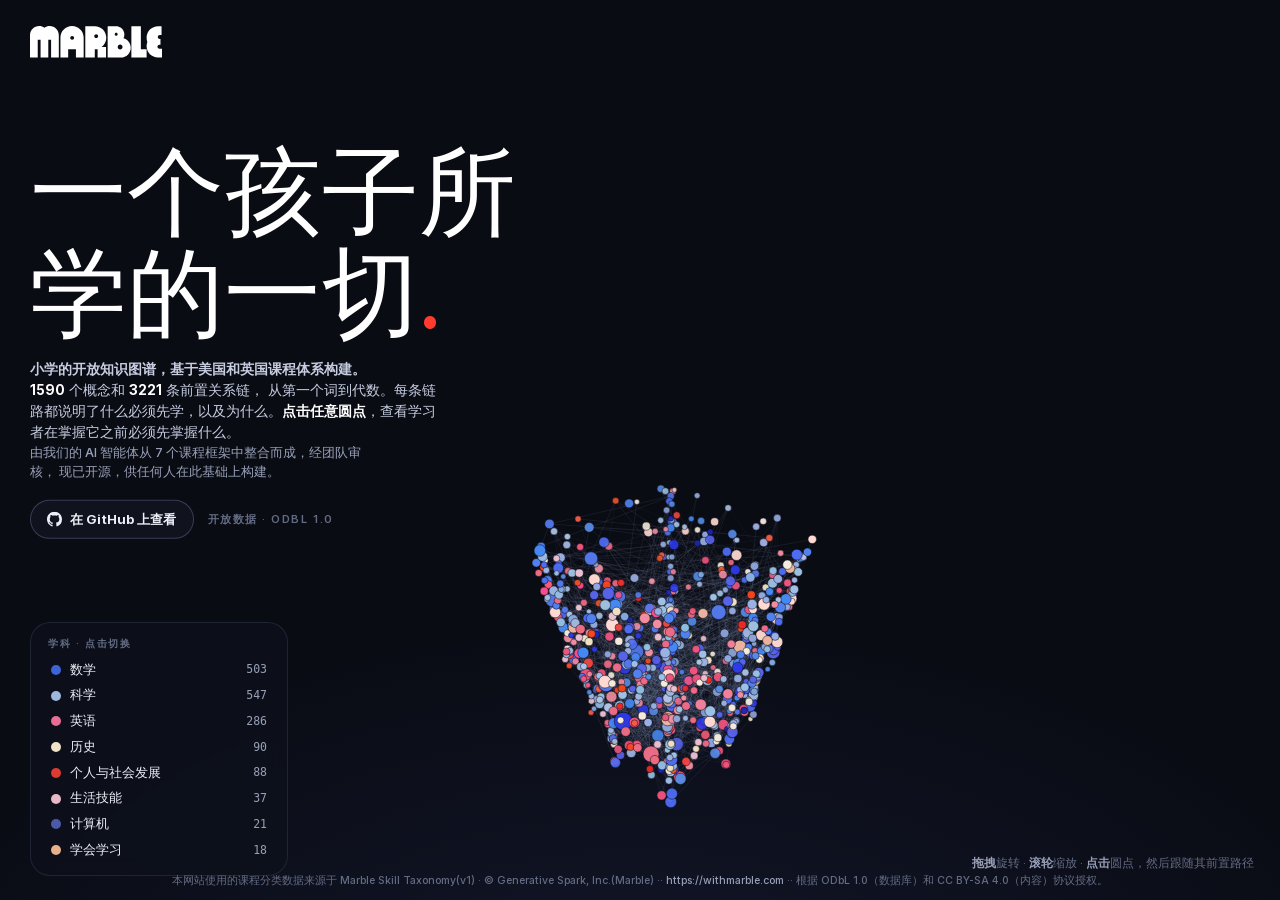
<file: index.html>
<!DOCTYPE html><html lang="zh-CN" class="eb_garamond_a97ce82e-module__6_otvq__variable inter_c53bc510-module__k30h8a__variable merel_b912f3f-module___F8XCW__variable merelbold_a2ba463-module__-7Sv-q__variable"><head><meta charSet="utf-8"/><meta name="viewport" content="width=device-width, initial-scale=1"/><link rel="preload" href="/_next/static/media/4243448743fb432d-s.p.0jkix_7-zvgh-.woff2" as="font" crossorigin="" type="font/woff2"/><link rel="preload" href="/_next/static/media/83afe278b6a6bb3c-s.p.0q-301v4kxxnr.woff2" as="font" crossorigin="" type="font/woff2"/><link rel="preload" href="/_next/static/media/Merel_Bold-s.p.12aggk5s-ohh6.woff2" as="font" crossorigin="" type="font/woff2"/><link rel="preload" href="/_next/static/media/Merel_Regular-s.p.0l5cw8wmkdunh.woff2" as="font" crossorigin="" type="font/woff2"/><link rel="stylesheet" href="/_next/static/chunks/0c.n9ji_y98xn.css" data-precedence="next"/><link rel="preload" as="script" fetchPriority="low" href="/_next/static/chunks/0ht900cau6_ur.js"/><script src="/_next/static/chunks/06~f4cvc3b8e~.js" async=""></script><script src="/_next/static/chunks/16g.ca89g7fib.js" async=""></script><script src="/_next/static/chunks/turbopack-08kj8-1w4gq27.js" async=""></script><script src="/_next/static/chunks/0dbhjjzl8qfwv.js" async=""></script><script src="/_next/static/chunks/0q5k27dyz2xr~.js" async=""></script><meta name="next-size-adjust" content=""/><title>一个孩子所学的一切 · Marble</title><meta name="description" content="小学的开放知识图谱：1,590个概念通过前置关系相互连接。基于美国和英国课程体系构建。由 Marble 开源。"/><link rel="icon" href="/favicon.ico?favicon.0x3dzn~oxb6tn.ico" sizes="256x256" type="image/x-icon"/><script src="/_next/static/chunks/03~yq9q893hmn.js" noModule=""></script></head><body><div hidden=""><!--$--><!--/$--></div><div class="knowledge-graph-wrap" aria-label="Marble 开放技能分类法的 3D 知识图谱"><canvas class="knowledge-graph-canvas"></canvas><div class="kg-logo" aria-label="Marble"><svg viewBox="0 0 1055.73 252" width="132" height="31.5" fill="#fff"><path d="M230.38,73.11v178.89h-61.81V109.43h-22.34v142.57h-61.81V109.43h-22.61v142.57H0V73.11C0,32.73,32.73,0,73.11,0c15.66,0,30.18,4.93,42.08,13.32C127.09,4.93,141.6,0,157.26,0c40.38,0,73.11,32.73,73.11,73.11ZM886.77,2h-75.94v250h122.01v-65.9h-46.07V2ZM1035.78,182.14c-8.97,0-16.24-7.27-16.24-16.24s7.27-16.24,16.24-16.24h7.86v-45.32h-5.13c-8.97,0-16.24-7.27-16.24-16.24s7.27-16.24,16.24-16.24h13.73V2h-27.61c-50.84,0-92.05,41.21-92.05,92.05,0,11.61,2.16,22.72,6.08,32.95-3.92,10.23-6.08,21.34-6.08,32.95,0,50.84,41.21,92.05,92.05,92.05h31.1v-69.86h-19.95ZM805.94,173.38c0,43.42-35.2,78.62-78.62,78.62h-106.17V2h67.95c14.25,0,27.44,4.54,38.22,12.23,16.76,11.95,27.71,31.54,27.71,53.7,0,10.64-2.54,20.69-7.01,29.59,33.38,9.08,57.93,39.6,57.93,75.86ZM701.51,66.49c0-6.66-5.4-12.06-12.06-12.06s-12.06,5.4-12.06,12.06,5.4,12.06,12.06,12.06,12.06-5.4,12.06-12.06ZM740.28,167.88c0-10.7-8.68-19.38-19.38-19.38s-19.38,8.68-19.38,19.38,8.68,19.38,19.38,19.38,19.38-8.68,19.38-19.38ZM429.2,92.91v159.09h-61.81v-65.9h-62.21v65.9h-61.81V92.91C243.38,41.6,284.98,0,336.29,0s92.91,41.6,92.91,92.91ZM321.64,94.87c0,8.61,6.98,15.58,15.58,15.58s15.58-6.98,15.58-15.58-6.98-15.58-15.58-15.58-15.58,6.98-15.58,15.58ZM608.15,252h-67.42v-65.9h-22.61v65.9h-75.93V2h75.93c50.82,0,92.02,41.2,92.02,92.01,0,30.33-14.68,57.23-37.32,74h35.33v83.99ZM513.82,81.24c0,8.56,6.94,15.5,15.5,15.5s15.5-6.94,15.5-15.5-6.94-15.5-15.5-15.5-15.5,6.94-15.5,15.5Z"></path></svg></div><div class="kg-head"><h1>一个孩子所学的一切<span class="kg-dot">.</span></h1><p class="kg-kicker">小学的开放知识图谱，基于美国和英国课程体系构建。</p><p><b>1590</b> 个概念和 <b>3221</b> 条前置关系链， 从第一个词到代数。每条链路都说明了什么必须先学，以及为什么。<b>点击任意圆点</b>，查看学习者在掌握它之前必须先掌握什么。</p><p class="kg-ctx">由我们的 AI 智能体从 7 个课程框架中整合而成，经团队审核， 现已开源，供任何人在此基础上构建。</p><div class="kg-ctas"><a class="kg-btn" href="https://github.com/withmarbleapp/os-taxonomy" target="_blank" rel="noopener"><svg viewBox="0 0 16 16" width="15" height="15" aria-hidden="true"><path fill="currentColor" d="M8 0C3.58 0 0 3.58 0 8c0 3.54 2.29 6.53 5.47 7.59.4.07.55-.17.55-.38 0-.19-.01-.82-.01-1.49-2.01.37-2.53-.49-2.69-.94-.09-.23-.48-.94-.82-1.13-.28-.15-.68-.52-.01-.53.63-.01 1.08.58 1.23.82.72 1.21 1.87.87 2.33.66.07-.52.28-.87.51-1.07-1.78-.2-3.64-.89-3.64-3.95 0-.87.31-1.59.82-2.15-.08-.2-.36-1.02.08-2.12 0 0 .67-.21 2.2.82.64-.18 1.32-.27 2-.27.68 0 1.36.09 2 .27 1.53-1.04 2.2-.82 2.2-.82.44 1.1.16 1.92.08 2.12.51.56.82 1.27.82 2.15 0 3.07-1.87 3.75-3.65 3.95.29.25.54.73.54 1.48 0 1.07-.01 1.93-.01 2.2 0 .21.15.46.55.38A8.012 8.012 0 0 0 16 8c0-4.42-3.58-8-8-8z"></path></svg>在 GitHub 上查看</a><span class="kg-lic">开放数据 · ODbL 1.0</span></div></div><div id="legend" class="kg-legend" aria-label="Subjects (click to filter)"><div class="lg-title">学科 · 点击切换</div><div class="lg-chips"><div class="lg-chip " tabindex="0" role="button" aria-pressed="true"><span class="lg-swatch" style="background:#3D63D8"></span><span class="lg-name">数学</span><span class="lg-count mono">503</span></div><div class="lg-chip " tabindex="0" role="button" aria-pressed="true"><span class="lg-swatch" style="background:#9DB8DC"></span><span class="lg-name">科学</span><span class="lg-count mono">547</span></div><div class="lg-chip " tabindex="0" role="button" aria-pressed="true"><span class="lg-swatch" style="background:#E76D95"></span><span class="lg-name">英语</span><span class="lg-count mono">286</span></div><div class="lg-chip " tabindex="0" role="button" aria-pressed="true"><span class="lg-swatch" style="background:#EFE3C8"></span><span class="lg-name">历史</span><span class="lg-count mono">90</span></div><div class="lg-chip " tabindex="0" role="button" aria-pressed="true"><span class="lg-swatch" style="background:#DD3B31"></span><span class="lg-name">个人与社会发展</span><span class="lg-count mono">88</span></div><div class="lg-chip " tabindex="0" role="button" aria-pressed="true"><span class="lg-swatch" style="background:#E8B8C4"></span><span class="lg-name">生活技能</span><span class="lg-count mono">37</span></div><div class="lg-chip " tabindex="0" role="button" aria-pressed="true"><span class="lg-swatch" style="background:#4B5AA8"></span><span class="lg-name">计算机</span><span class="lg-count mono">21</span></div><div class="lg-chip " tabindex="0" role="button" aria-pressed="true"><span class="lg-swatch" style="background:#E8B08A"></span><span class="lg-name">学会学习</span><span class="lg-count mono">18</span></div></div></div><div id="card" class="kg-card " role="dialog" aria-label="已选概念"><div class="cbar"><button class="back " aria-label="返回上一个概念"><span aria-hidden="true">←</span> 返回</button><span class="sp"></span><button class="close" aria-label="清除选择">×</button></div></div><div class="kg-hint"><b>拖拽</b>旋转 · <b>滚轮</b>缩放 ·<!-- --> <b>点击</b>圆点，然后跟随其前置路径</div><div class="kg-footer">本网站使用的课程分类数据来源于 Marble Skill Taxonomy(v1) · ©️ Generative Spark, Inc.(Marble) ··<!-- --> <a href="https://withmarble.com" target="_blank" rel="noopener">https://withmarble.com</a> <!-- -->·· 根据 ODbL 1.0（数据库）和 CC BY-SA 4.0（内容）协议授权。</div><style>
        .knowledge-graph-wrap {
          position: relative;
          width: 100%;
          height: 100vh;
          min-height: 560px;
          background: radial-gradient(110% 85% at 50% 115%, rgba(45,60,120,.22), transparent 55%), var(--bg);
          overflow: hidden;
          color: var(--ink);
          font-family: var(--font-inter), ui-rounded, ui-sans-serif, system-ui, sans-serif;
          font-weight: 500;
          -webkit-font-smoothing: antialiased;
          cursor: grab;
          user-select: none;
          touch-action: none;
        }
        .knowledge-graph-wrap.dragging {
          cursor: grabbing;
        }
        .knowledge-graph-canvas {
          position: absolute;
          inset: 0;
          display: block;
        }

        .kg-logo {
          position: absolute;
          top: 26px;
          left: 30px;
          z-index: 5;
        }
        .kg-logo svg {
          display: block;
        }

        .kg-head {
          position: absolute;
          top: calc(50% - 110px);
          transform: translateY(-50%);
          left: 30px;
          max-width: min(720px, 80vw);
          z-index: 5;
          pointer-events: none;
        }
        .kg-head h1 {
          font-family: var(--font-eb-garamond), Georgia, serif;
          font-size: clamp(60px, 7.6vw, 100px);
          line-height: 1.04;
          margin: 0 0 16px;
          font-weight: 500;
          letter-spacing: .002em;
          text-wrap: balance;
          color: #fff;
        }
        .kg-dot {
          color: #FF3B30;
        }
        .kg-kicker {
          font-size: 13.5px;
          line-height: 1.55;
          color: #fff;
          font-weight: 700;
          margin: 0 0 6px;
        }
        .kg-head p {
          margin: 0;
          font-size: 13.5px;
          line-height: 1.55;
          color: #C6CDE0;
          max-width: 46ch;
        }
        .kg-head p b {
          color: #fff;
          font-weight: 700;
        }
        .kg-ctx {
          margin-top: 10px;
          font-size: 12.5px !important;
          color: #98A0B8 !important;
          max-width: 44ch !important;
        }
        .kg-ctas {
          display: flex;
          align-items: center;
          gap: 14px;
          margin-top: 18px;
          pointer-events: auto;
        }
        .kg-btn {
          display: inline-flex;
          align-items: center;
          gap: 8px;
          padding: 9px 16px;
          border-radius: 999px;
          border: 1px solid rgba(130,145,190,.35);
          color: #EDEFF7;
          text-decoration: none;
          font-size: 13px;
          font-weight: 700;
          letter-spacing: .01em;
          background: rgba(20,24,38,.6);
          transition: background .15s, border-color .15s;
        }
        .kg-btn:hover {
          background: rgba(130,145,190,.18);
          border-color: rgba(130,145,190,.6);
        }
        .kg-btn svg {
          display: block;
        }
        .kg-lic {
          font-size: 11px;
          letter-spacing: .14em;
          text-transform: uppercase;
          color: #646C84;
          font-weight: 600;
        }

        .kg-legend {
          position: absolute;
          left: 30px;
          bottom: 24px;
          z-index: 5;
          background: var(--panel);
          backdrop-filter: blur(10px);
          -webkit-backdrop-filter: blur(10px);
          border: 1px solid var(--stroke);
          border-radius: 20px;
          padding: 12px 13px;
          max-height: 46vh;
          overflow-y: auto;
        }
        .lg-title {
          font-size: 10px;
          letter-spacing: .16em;
          text-transform: uppercase;
          color: var(--faint);
          margin: 1px 4px 6px;
          font-weight: 600;
        }
        .lg-chips {
          display: flex;
          flex-direction: column;
          gap: 0;
        }
        .lg-chip {
          display: flex;
          align-items: center;
          gap: 9px;
          padding: 3.5px 7px;
          border-radius: 8px;
          cursor: pointer;
          transition: background .15s, opacity .15s;
          min-width: 230px;
        }
        .lg-chip:hover {
          background: rgba(130,145,190,.09);
        }
        .lg-chip.off {
          opacity: .32;
        }
        .lg-swatch {
          width: 10px;
          height: 10px;
          border-radius: 50%;
          flex: 0 0 auto;
        }
        .lg-name {
          font-size: 12.5px;
          font-weight: 550;
          flex: 1;
          white-space: nowrap;
        }
        .lg-count {
          font-size: 11.5px;
          color: var(--mut);
        }

        .kg-tip {
          position: absolute;
          z-index: 9;
          pointer-events: none;
          opacity: 0;
          transform: translateY(4px);
          transition: opacity .12s, transform .12s;
          max-width: 290px;
          background: rgba(10,13,22,.95);
          border: 1px solid var(--stroke);
          border-radius: 16px;
          padding: 12px 14px;
          box-shadow: 0 18px 50px rgba(0,0,0,.55);
        }
        .kg-tip.on {
          opacity: 1;
          transform: translateY(0);
        }
        .tmeta {
          display: flex;
          align-items: center;
          gap: 8px;
          font-size: 10.5px;
          letter-spacing: .1em;
          text-transform: uppercase;
          color: var(--mut);
          margin-bottom: 6px;
          font-weight: 600;
        }
        .tsw {
          width: 8px;
          height: 8px;
          border-radius: 50%;
        }
        .ttl {
          font-size: 15px;
          font-weight: 700;
          line-height: 1.2;
          margin-bottom: 7px;
          letter-spacing: -.01em;
        }
        .tq {
          font-size: 13px;
          line-height: 1.5;
          color: #D3D9E8;
        }

        .kg-card {
          position: absolute;
          right: 26px;
          top: 26px;
          z-index: 8;
          width: 328px;
          max-height: calc(100vh - 52px);
          overflow-y: auto;
          overscroll-behavior: contain;
          background: var(--panel);
          backdrop-filter: blur(13px);
          -webkit-backdrop-filter: blur(13px);
          border: 1px solid var(--stroke);
          border-radius: 20px;
          padding: 16px 18px 18px;
          opacity: 0;
          transform: translateY(-6px);
          transition: opacity .18s, transform .18s;
          pointer-events: none;
        }
        .kg-card.on {
          opacity: 1;
          transform: translateY(0);
          pointer-events: auto;
        }
        .cbar {
          display: flex;
          align-items: center;
          gap: 8px;
          height: 20px;
          margin-bottom: 8px;
        }
        .back {
          border: 1px solid var(--stroke);
          background: transparent;
          color: var(--mut);
          cursor: pointer;
          height: 24px;
          padding: 0 10px;
          border-radius: 7px;
          font-size: 11px;
          font-weight: 600;
          display: none;
          align-items: center;
          gap: 5px;
          letter-spacing: .02em;
        }
        .back.on {
          display: inline-flex;
        }
        .back:hover {
          color: var(--ink);
          background: rgba(130,145,190,.12);
        }
        .sp {
          flex: 1;
        }
        .cmeta {
          display: flex;
          align-items: center;
          gap: 8px;
          font-size: 10.5px;
          letter-spacing: .12em;
          text-transform: uppercase;
          color: var(--mut);
          margin-bottom: 7px;
          font-weight: 600;
        }
        .csw {
          width: 9px;
          height: 9px;
          border-radius: 50%;
          flex: 0 0 auto;
        }
        .ctl {
          font-size: 19px;
          font-weight: 800;
          line-height: 1.14;
          letter-spacing: -.02em;
          margin-bottom: 9px;
        }
        .cq {
          font-size: 13px;
          line-height: 1.5;
          color: #D3D9E8;
          margin-bottom: 14px;
        }
        .big {
          display: flex;
          align-items: baseline;
          gap: 8px;
          margin-bottom: 3px;
        }
        .big .n {
          font-size: 34px;
          font-weight: 800;
          letter-spacing: -.03em;
          line-height: 1;
        }
        .big .u {
          font-size: 12.5px;
          color: var(--mut);
          font-weight: 600;
        }
        .sub {
          font-size: 12px;
          color: #AEB6CC;
          line-height: 1.5;
        }
        .sec {
          margin-top: 15px;
        }
        .seclabel {
          display: flex;
          align-items: center;
          gap: 7px;
          font-size: 10px;
          letter-spacing: .14em;
          text-transform: uppercase;
          color: var(--faint);
          font-weight: 600;
          margin-bottom: 7px;
        }
        .seclabel .k {
          color: var(--mut);
        }
        .rows {
          display: flex;
          flex-direction: column;
          gap: 3px;
        }
        .row {
          display: flex;
          align-items: center;
          gap: 9px;
          width: 100%;
          text-align: left;
          cursor: pointer;
          background: transparent;
          border: 1px solid transparent;
          border-radius: 9px;
          padding: 6px 8px;
          color: var(--ink);
        }
        .row:hover {
          background: rgba(130,145,190,.10);
          border-color: var(--stroke);
        }
        .rdot {
          width: 9px;
          height: 9px;
          border-radius: 50%;
          flex: 0 0 auto;
        }
        .rt {
          flex: 1;
          font-size: 12.5px;
          line-height: 1.25;
          font-weight: 550;
        }
        .ra {
          font-size: 11px;
          color: var(--faint);
          flex: 0 0 auto;
        }
        .empty {
          font-size: 12px;
          color: var(--faint);
          font-style: italic;
          padding: 2px 2px;
        }
        .close {
          position: absolute;
          top: 12px;
          right: 13px;
          width: 24px;
          height: 24px;
          border-radius: 7px;
          border: 1px solid var(--stroke);
          background: transparent;
          color: var(--mut);
          cursor: pointer;
          font-size: 15px;
          line-height: 1;
          display: grid;
          place-items: center;
        }
        .close:hover {
          color: var(--ink);
          background: rgba(130,145,190,.1);
        }

        .kg-hint {
          position: absolute;
          bottom: 26px;
          right: 26px;
          z-index: 5;
          font-size: 11.5px;
          color: var(--faint);
          text-align: right;
          line-height: 1.7;
          pointer-events: none;
        }
        .kg-hint b {
          color: var(--mut);
          font-weight: 600;
        }

        .kg-footer {
          position: absolute;
          bottom: 10px;
          left: 50%;
          transform: translateX(-50%);
          z-index: 5;
          font-size: 10.5px;
          color: var(--faint);
          text-align: center;
          line-height: 1.6;
          pointer-events: none;
          white-space: nowrap;
        }
        .kg-footer a {
          color: var(--mut);
          text-decoration: none;
          pointer-events: auto;
        }
        .kg-footer a:hover {
          color: var(--ink);
          text-decoration: underline;
        }

        @media (max-width: 720px) {
          .kg-logo {
            top: 16px;
            left: 18px;
          }
          .kg-head {
            left: 18px;
          }
          .kg-legend {
            left: 14px;
            bottom: 14px;
            max-height: 34vh;
          }
          .lg-chip {
            min-width: 170px;
          }
          .kg-card {
            right: 14px;
            top: auto;
            bottom: 14px;
            width: auto;
            left: 14px;
            max-width: none;
          }
          .kg-hint {
            display: none;
          }
        }

        @media (prefers-reduced-motion: reduce) {
          * {
            transition: none !important;
          }
        }

        button:focus-visible,
        .lg-chip:focus-visible {
          outline: 2px solid var(--red);
          outline-offset: 2px;
        }
      </style></div><!--$--><!--/$--><script src="/_next/static/chunks/0ht900cau6_ur.js" id="_R_" async=""></script><script>(self.__next_f=self.__next_f||[]).push([0])</script><script>self.__next_f.push([1,"1:\"$Sreact.fragment\"\n2:I[39756,[\"/_next/static/chunks/0dbhjjzl8qfwv.js\"],\"default\"]\n3:I[37457,[\"/_next/static/chunks/0dbhjjzl8qfwv.js\"],\"default\"]\n4:I[78382,[\"/_next/static/chunks/0dbhjjzl8qfwv.js\",\"/_next/static/chunks/0q5k27dyz2xr~.js\"],\"default\"]\n8:I[68027,[\"/_next/static/chunks/0dbhjjzl8qfwv.js\"],\"default\",1]\n:HL[\"/_next/static/chunks/0c.n9ji_y98xn.css\",\"style\"]\n:HL[\"/_next/static/media/4243448743fb432d-s.p.0jkix_7-zvgh-.woff2\",\"font\",{\"crossOrigin\":\"\",\"type\":\"font/woff2\"}]\n:HL[\"/_next/static/media/83afe278b6a6bb3c-s.p.0q-301v4kxxnr.woff2\",\"font\",{\"crossOrigin\":\"\",\"type\":\"font/woff2\"}]\n:HL[\"/_next/static/media/Merel_Bold-s.p.12aggk5s-ohh6.woff2\",\"font\",{\"crossOrigin\":\"\",\"type\":\"font/woff2\"}]\n:HL[\"/_next/static/media/Merel_Regular-s.p.0l5cw8wmkdunh.woff2\",\"font\",{\"crossOrigin\":\"\",\"type\":\"font/woff2\"}]\n"])</script><script>self.__next_f.push([1,"0:{\"P\":null,\"c\":[\"\",\"\"],\"q\":\"\",\"i\":false,\"f\":[[[\"\",{\"children\":[\"__PAGE__\",{}]},\"$undefined\",\"$undefined\",16],[[\"$\",\"$1\",\"c\",{\"children\":[[[\"$\",\"link\",\"0\",{\"rel\":\"stylesheet\",\"href\":\"/_next/static/chunks/0c.n9ji_y98xn.css\",\"precedence\":\"next\",\"crossOrigin\":\"$undefined\",\"nonce\":\"$undefined\"}],[\"$\",\"script\",\"script-0\",{\"src\":\"/_next/static/chunks/0dbhjjzl8qfwv.js\",\"async\":true,\"nonce\":\"$undefined\"}]],[\"$\",\"html\",null,{\"lang\":\"zh-CN\",\"className\":\"eb_garamond_a97ce82e-module__6_otvq__variable inter_c53bc510-module__k30h8a__variable merel_b912f3f-module___F8XCW__variable merelbold_a2ba463-module__-7Sv-q__variable\",\"children\":[\"$\",\"body\",null,{\"children\":[\"$\",\"$L2\",null,{\"parallelRouterKey\":\"children\",\"error\":\"$undefined\",\"errorStyles\":\"$undefined\",\"errorScripts\":\"$undefined\",\"template\":[\"$\",\"$L3\",null,{}],\"templateStyles\":\"$undefined\",\"templateScripts\":\"$undefined\",\"notFound\":[[[\"$\",\"title\",null,{\"children\":\"404: This page could not be found.\"}],[\"$\",\"div\",null,{\"style\":{\"fontFamily\":\"system-ui,\\\"Segoe UI\\\",Roboto,Helvetica,Arial,sans-serif,\\\"Apple Color Emoji\\\",\\\"Segoe UI Emoji\\\"\",\"height\":\"100vh\",\"textAlign\":\"center\",\"display\":\"flex\",\"flexDirection\":\"column\",\"alignItems\":\"center\",\"justifyContent\":\"center\"},\"children\":[\"$\",\"div\",null,{\"children\":[[\"$\",\"style\",null,{\"dangerouslySetInnerHTML\":{\"__html\":\"body{color:#000;background:#fff;margin:0}.next-error-h1{border-right:1px solid rgba(0,0,0,.3)}@media (prefers-color-scheme:dark){body{color:#fff;background:#000}.next-error-h1{border-right:1px solid rgba(255,255,255,.3)}}\"}}],[\"$\",\"h1\",null,{\"className\":\"next-error-h1\",\"style\":{\"display\":\"inline-block\",\"margin\":\"0 20px 0 0\",\"padding\":\"0 23px 0 0\",\"fontSize\":24,\"fontWeight\":500,\"verticalAlign\":\"top\",\"lineHeight\":\"49px\"},\"children\":404}],[\"$\",\"div\",null,{\"style\":{\"display\":\"inline-block\"},\"children\":[\"$\",\"h2\",null,{\"style\":{\"fontSize\":14,\"fontWeight\":400,\"lineHeight\":\"49px\",\"margin\":0},\"children\":\"This page could not be found.\"}]}]]}]}]],[]],\"forbidden\":\"$undefined\",\"unauthorized\":\"$undefined\"}]}]}]]}],{\"children\":[[\"$\",\"$1\",\"c\",{\"children\":[[\"$\",\"$L4\",null,{\"data\":{\"groups\":[\"数学\",\"科学\",\"英语\",\"历史\",\"个人与社会发展\",\"生活技能\",\"计算机\",\"学会学习\"],\"gcol\":[\"#3D63D8\",\"#9DB8DC\",\"#E76D95\",\"#EFE3C8\",\"#DD3B31\",\"#E8B8C4\",\"#4B5AA8\",\"#E8B08A\"],\"H\":1400,\"ageMin\":4,\"ageMax\":13,\"nodes\":[{\"x\":89.3,\"y\":91.5,\"z\":-98.5,\"g\":6,\"a\":5,\"c\":0.027,\"col\":\"#1B26B4\",\"dm\":\"人工智能\",\"t\":\"人工智能在日常生活中的应用\",\"q\":\"你的孩子能否指出他们每天使用的几样东西——比如自动纠错或人脸识别解锁——并解释这些是人工智能的例子？\"},{\"x\":168.5,\"y\":195.3,\"z\":64.2,\"g\":6,\"a\":5,\"c\":0.029,\"col\":\"#1B26B4\",\"dm\":\"人工智能\",\"t\":\"日常生活中的计算机\",\"q\":\"你的孩子能否在家里环顾四周，指出至少五样内含计算机的东西，包括那些看起来不像传统计算机的？\"},{\"x\":-92.9,\"y\":223.9,\"z\":73.2,\"g\":6,\"a\":5,\"c\":0.01,\"col\":\"#1B26B4\",\"dm\":\"人工智能\",\"t\":\"现实生活中的机器人\",\"q\":\"如果你的孩子看到扫地机器人，能否解释它与人打扫有什么不同——即它遵循指令而非自主思考？\"},{\"x\":98.4,\"y\":63.5,\"z\":-86.2,\"g\":6,\"a\":5,\"c\":0.026,\"col\":\"#1B26B4\",\"dm\":\"人工智能\",\"t\":\"智能设备与非智能设备\",\"q\":\"你的孩子能否解释普通电灯开关与走进房间时自动亮起的开关之间的区别？\"},{\"x\":95.7,\"y\":96.9,\"z\":96.3,\"g\":6,\"a\":5,\"c\":0.026,\"col\":\"#1B26B4\",\"dm\":\"人工智能\",\"t\":\"分步骤指令\",\"q\":\"如果你的孩子要写一份制作果酱三明治的说明书，精确到连机器人都能照做，他们能否包含每一个步骤？\"},{\"x\":-120.8,\"y\":315.4,\"z\":6.3,\"g\":6,\"a\":5,\"c\":0.027,\"col\":\"#1B26B4\",\"dm\":\"人工智能\",\"t\":\"语音助手及其工作原理\",\"q\":\"如果你的孩子向Alexa或Siri提问却得到了错误答案，能否解释为什么语音助手有时会犯错？\"},{\"x\":-102,\"y\":355.2,\"z\":106.7,\"g\":6,\"a\":7,\"c\":0.01,\"col\":\"#1B26B4\",\"dm\":\"人工智能\",\"t\":\"计算机游戏中的人工智能\",\"q\":\"当你的孩子玩电子游戏与电脑对战时，能否解释游戏中的角色是如何“决定”该做什么的？\"},{\"x\":202.7,\"y\":371.8,\"z\":-186.7,\"g\":6,\"a\":7,\"c\":0.023,\"col\":\"#1B26B4\",\"dm\":\"人工智能\",\"t\":\"人工智能的错误与局限\",\"q\":\"如果人工智能错把一张松饼的照片识别为吉娃娃犬，你的孩子能否解释为什么会出现这类错误？\"},{\"x\":62.9,\"y\":615.3,\"z\":200.6,\"g\":6,\"a\":7,\"c\":0.027,\"col\":\"#1B26B4\",\"dm\":\"人工智能\",\"t\":\"计算机的数据与信息\",\"q\":\"你的孩子能否解释“数据”是什么意思，并举例说明他们每次使用手机或计算机时产生了哪些数据？\"},{\"x\":-26,\"y\":509.6,\"z\":160.3,\"g\":6,\"a\":7,\"c\":0.019,\"col\":\"#1B26B4\",\"dm\":\"人工智能\",\"t\":\"人类与机器的比较\",\"q\":\"你的孩子能否解释人类仍然在哪些方面优于计算机，以及计算机能做哪些人类做不到的事？\"},{\"x\":51.5,\"y\":438.8,\"z\":-229.3,\"g\":6,\"a\":7,\"c\":0.025,\"col\":\"#1B26B4\",\"dm\":\"人工智能\",\"t\":\"机器学习基础\",\"q\":\"你的孩子能否描述如何教计算机识别某样东西——给它看大量例子直到它发现规律？\"},{\"x\":-52,\"y\":478.7,\"z\":147,\"g\":6,\"a\":7,\"c\":0.027,\"col\":\"#1B26B4\",\"dm\":\"人工智能\",\"t\":\"模式与分类\",\"q\":\"如果你给孩子看猫和狗的照片，能否解释计算机如何学会区分它们——以及为什么它需要的图片比人多得多？\"},{\"x\":-122.8,\"y\":521.1,\"z\":133.8,\"g\":6,\"a\":7,\"c\":0.011,\"col\":\"#1B26B4\",\"dm\":\"人工智能\",\"t\":\"推荐系统与信息茧房\",\"q\":\"你的孩子是否明白为什么YouTube会不断推荐与他们看过的视频相似的内容，能否解释推荐系统是如何工作的？\"},{\"x\":36.3,\"y\":721.6,\"z\":244.2,\"g\":6,\"a\":9,\"c\":0.021,\"col\":\"#1B26B4\",\"dm\":\"人工智能\",\"t\":\"人工智能与决策公平\",\"q\":\"如果你的孩子得知一个计算机程序正在决定谁能获得面试机会，能否解释这为什么可能不公平，以及应该由谁来负责？\"},{\"x\":-172.3,\"y\":665.1,\"z\":-228.5,\"g\":6,\"a\":9,\"c\":0.111,\"col\":\"#1B26B4\",\"dm\":\"人工智能\",\"t\":\"人工智能与环境\",\"q\":\"你的孩子能否解释人工智能虽然需要大量能源才能运行，但也可以用来帮助保护环境，并讨论这种权衡是否值得？\"},{\"x\":-160.2,\"y\":865.2,\"z\":-272.6,\"g\":6,\"a\":9,\"c\":0.021,\"col\":\"#1B26B4\",\"dm\":\"人工智能\",\"t\":\"人工智能与未来工作\",\"q\":\"你的孩子能否解释人工智能未来可能如何改变人们的工作方式，以及哪些人类技能仍然重要？\"},{\"x\":-251.6,\"y\":832.2,\"z\":148.3,\"g\":6,\"a\":9,\"c\":0.031,\"col\":\"#1B26B4\",\"dm\":\"人工智能\",\"t\":\"人工智能数据收集与隐私\",\"q\":\"你的孩子是否理解应用和网站会收集他们的在线行为信息，能否解释为什么这很重要？\"},{\"x\":-70.6,\"y\":788,\"z\":-284.6,\"g\":6,\"a\":9,\"c\":0.019,\"col\":\"#1B26B4\",\"dm\":\"人工智能\",\"t\":\"人工智能系统中的偏见\",\"q\":\"你的孩子能否解释为什么一个主要用浅色皮肤人脸照片训练的人工智能，对深色皮肤的人可能效果不佳？\"},{\"x\":247.1,\"y\":873.2,\"z\":284.3,\"g\":6,\"a\":9,\"c\":0.015,\"col\":\"#1B26B4\",\"dm\":\"人工智能\",\"t\":\"深度伪造与人工智能生成内容\",\"q\":\"如果你的孩子在网上看到一张令人惊叹的照片，会不会想到质疑它是否可能是由人工智能生成的而非相机拍摄的？\"},{\"x\":-161.9,\"y\":798.3,\"z\":-257.2,\"g\":6,\"a\":9,\"c\":0.021,\"col\":\"#1B26B4\",\"dm\":\"人工智能\",\"t\":\"设计公平的人工智能规则\",\"q\":\"如果你的孩子在为学校设计一个人工智能助手，能否想出确保它对每个人都公平且有帮助的规则？\"},{\"x\":-241.9,\"y\":919.2,\"z\":-242.7,\"g\":6,\"a\":9,\"c\":0.115,\"col\":\"#1B26B4\",\"dm\":\"人工智能\",\"t\":\"人工智能的未来\",\"q\":\"你的孩子能否就他们希望人工智能未来做什么以及他们担心什么展开一场深思熟虑的对话？\"},{\"x\":114.5,\"y\":112.7,\"z\":91.5,\"g\":2,\"a\":5,\"c\":0.114,\"col\":\"#F44D8F\",\"dm\":\"英语思维\",\"t\":\"理解性阅读\",\"q\":\"如果你的孩子朗读某段文字时读对了，但随后却说不出内容大意，他们是否意识到阅读意味着理解——而不只是念出单词？\"},{\"x\":-37.9,\"y\":350.5,\"z\":-202.1,\"g\":2,\"a\":6,\"c\":0.111,\"col\":\"#F44D8F\",\"dm\":\"英语思维\",\"t\":\"监控理解程度\",\"q\":\"你的孩子读完一个段落或听完一段解释后，是否能察觉自己没有真正理解——而不是继续装作读懂了？\"},{\"x\":-107.4,\"y\":470.9,\"z\":-228.7,\"g\":2,\"a\":7,\"c\":0.055,\"col\":\"#F44D8F\",\"dm\":\"英语思维\",\"t\":\"作者的用词选择\",\"q\":\"当你的孩子读一本书或一篇文章时，是否注意到并评论作者为什么选择以某种方式来写——以及这对他们作为读者有什么影响？\"},{\"x\":-137.1,\"y\":434.4,\"z\":-115.7,\"g\":2,\"a\":7,\"c\":0.033,\"col\":\"#F44D8F\",\"dm\":\"英语思维\",\"t\":\"推理与显性含义\",\"q\":\"你的孩子读完一个故事或一篇文章后，能否告诉你哪些部分是他们在文本中实际读到的，哪些部分是他们自己推断或假设的？\"},{\"x\":253.3,\"y\":653.2,\"z\":-232,\"g\":2,\"a\":8,\"c\":0.038,\"col\":\"#F44D8F\",\"dm\":\"英语思维\",\"t\":\"认识自己的知识盲区\",\"q\":\"当你的孩子遇到一个似懂非懂的词——能猜出大概意思但不确定——他们是否能察觉到这个空白并采取行动，比如查词典或提问？\"},{\"x\":210.2,\"y\":542,\"z\":-224,\"g\":2,\"a\":8,\"c\":0.062,\"col\":\"#F44D8F\",\"dm\":\"英语思维\",\"t\":\"审视自己的写作\",\"q\":\"你的孩子写完东西后——一个故事、一封信、一篇议论文——是否思考它会对读者产生预期的效果，而不仅仅检查拼写是否正确？\"},{\"x\":233.3,\"y\":1009.1,\"z\":-260.2,\"g\":2,\"a\":10,\"c\":0.045,\"col\":\"#F44D8F\",\"dm\":\"英语思维\",\"t\":\"反思语言的使用\",\"q\":\"你的孩子是否注意到自己在不同情境下交流方式不同——为学校写作文与给朋友发短信，或在辩论中发言与在家聊天——并能解释这些差异为什么重要？\"},{\"x\":-105.1,\"y\":158.3,\"z\":-64.7,\"g\":2,\"a\":4,\"c\":0.257,\"col\":\"#F08DA0\",\"dm\":\"语法与标点\",\"t\":\"构建句子\",\"q\":\"如果你的孩子说了类似“那只狗”这样的话，能否告诉他这不是一个完整的句子——并补充词语使之成为”那只狗跑得很快”？\"},{\"x\":87,\"y\":0,\"z\":-70.5,\"g\":2,\"a\":4,\"c\":0.003,\"col\":\"#F08DA0\",\"dm\":\"语法与标点\",\"t\":\"单词之间的空格\",\"q\":\"如果你的孩子在写一条简短信息，能否在每个单词之间留出空格——让读者能分辨一个词在哪里结束、下一个词在哪里开始？\"},{\"x\":-80.3,\"y\":186.3,\"z\":-54.6,\"g\":2,\"a\":5,\"c\":0.088,\"col\":\"#F08DA0\",\"dm\":\"语法与标点\",\"t\":\"基础名词与动词\",\"q\":\"当你的孩子谈论或书写日常事物——比如“小狗跑”或”妈妈做晚饭“——他们是否能正确使用表示事物的词（名词）和表示动作的词（动词）而不混淆？\"},{\"x\":115.4,\"y\":133.1,\"z\":-108,\"g\":2,\"a\":5,\"c\":0.003,\"col\":\"#F08DA0\",\"dm\":\"语法与标点\",\"t\":\"人名、日期和‘我’的大写\",\"q\":\"如果你的孩子在写朋友的名字或一个城镇名称，是否自动以大写字母开头——以及谈论自己时是否把“我”写成大写？\"},{\"x\":-77.4,\"y\":78.7,\"z\":-87.8,\"g\":2,\"a\":5,\"c\":0.034,\"col\":\"#F08DA0\",\"dm\":\"语法与标点\",\"t\":\"语法术语：字母、单词、句子\",\"q\":\"如果你指着书中的句号或问号，你的孩子能否说出它叫什么、有什么用——以及是否知道单词和句子的区别？\"},{\"x\":202.8,\"y\":306.3,\"z\":-177.8,\"g\":2,\"a\":5,\"c\":0.059,\"col\":\"#F08DA0\",\"dm\":\"语法与标点\",\"t\":\"用‘和’连接词语\",\"q\":\"当你的孩子告诉你他们一天的经历时，能否用“和”字连接两个想法——比如”我吃了午饭，然后我们出去玩了”？\"},{\"x\":-113.4,\"y\":175.9,\"z\":-28,\"g\":2,\"a\":5,\"c\":0.037,\"col\":\"#F08DA0\",\"dm\":\"语法与标点\",\"t\":\"介词\",\"q\":\"如果你让孩子描述某物在哪里——比如杯子在桌子上的什么位置——能否正确使用“在……上面”、”在……下面”、”在……旁边”等小词？\"},{\"x\":124.9,\"y\":96.8,\"z\":-52.6,\"g\":2,\"a\":5,\"c\":0.067,\"col\":\"#F08DA0\",\"dm\":\"语法与标点\",\"t\":\"疑问词\",\"q\":\"如果你的孩子想了解某件事——比如你把他们的鞋子放哪了，或者天空为什么是蓝色的——能否用正确的词开头提问，比如“哪里”或”为什么”？\"},{\"x\":163.3,\"y\":244,\"z\":-151.2,\"g\":2,\"a\":5,\"c\":0.042,\"col\":\"#F08DA0\",\"dm\":\"语法与标点\",\"t\":\"规则复数名词\",\"q\":\"如果你先指着一张一只猫的图片，再指几张猫的图片，你的孩子能否说出表示多于一个的正确单词——并用正确的结尾来写，比如”cats“或”boxes“？\"},{\"x\":-97.2,\"y\":112.1,\"z\":9.7,\"g\":2,\"a\":5,\"c\":0.094,\"col\":\"#F08DA0\",\"dm\":\"语法与标点\",\"t\":\"句子的开头与结尾\",\"q\":\"当你的孩子写一个句子如“猫坐在垫子上”时，是否记得在开头用大写字母、在结尾用句号——而不需要提醒？\"},{\"x\":-1.8,\"y\":447.9,\"z\":-240.4,\"g\":2,\"a\":6,\"c\":0.056,\"col\":\"#F08DA0\",\"dm\":\"语法与标点\",\"t\":\"撇号：缩写与所有格\",\"q\":\"当你的孩子写”don't“或”it's“这样的词时，撇号是否放在了正确的位置——以及能否写出”the dog's bowl“来表示碗是狗的？\"},{\"x\":137.2,\"y\":256.3,\"z\":-98.7,\"g\":2,\"a\":6,\"c\":0.067,\"col\":\"#F08DA0\",\"dm\":\"语法与标点\",\"t\":\"列表中的逗号\",\"q\":\"如果你的孩子写一个包含三个或更多事物的句子——比如他们野餐要带的东西——是否在列表中的每个项目之间加上逗号？\"},{\"x\":156.2,\"y\":204.7,\"z\":-138.9,\"g\":2,\"a\":6,\"c\":0.003,\"col\":\"#F08DA0\",\"dm\":\"语法与标点\",\"t\":\"限定词与冠词\",\"q\":\"当你的孩子描述近处和远处的事物时，是否用词正确——手持的一本书说“这本书”，房间另一头的说”那本书”？\"},{\"x\":-113,\"y\":251.7,\"z\":-53.6,\"g\":2,\"a\":6,\"c\":0.052,\"col\":\"#F08DA0\",\"dm\":\"语法与标点\",\"t\":\"扩展名词短语\",\"q\":\"当你的孩子用文字描述某样东西——比如一只宠物或一个玩具——是否会添加额外的描述词，比如“那只小小的、毛茸茸的兔子”而不仅仅是”兔子”？\"},{\"x\":-119.5,\"y\":292.3,\"z\":25.7,\"g\":2,\"a\":6,\"c\":0.081,\"col\":\"#F08DA0\",\"dm\":\"语法与标点\",\"t\":\"四种句子类型\",\"q\":\"你的孩子能否区分问句（“你饿了吗？”）和命令句（”把饭吃完！”）——并用正确的标点写出每种句子？\"},{\"x\":-121,\"y\":326.8,\"z\":-108.8,\"g\":2,\"a\":6,\"c\":0.067,\"col\":\"#F08DA0\",\"dm\":\"语法与标点\",\"t\":\"语法术语：名词、动词与时态\",\"q\":\"如果你让孩子从他们的阅读书中找出一个名词、动词或形容词，能否找到一个并解释它在句子中的作用？\"},{\"x\":-150.6,\"y\":449.2,\"z\":-53.8,\"g\":2,\"a\":6,\"c\":0.112,\"col\":\"#F08DA0\",\"dm\":\"语法与标点\",\"t\":\"过去时、现在时与进行时\",\"q\":\"如果你的孩子在写昨天发生的事和正在发生的事，是否会变换动词——比如过去写“她跳了”，现在写”她正在跳”？\"},{\"x\":-114.8,\"y\":390.7,\"z\":67.9,\"g\":2,\"a\":6,\"c\":0.034,\"col\":\"#F08DA0\",\"dm\":\"语法与标点\",\"t\":\"代词\",\"q\":\"当你的孩子复述一个故事或描述一个朋友做了什么时，是否正确使用“他”、”她”、”他们”或”他的“——而不是每次都重复那个人的名字？\"},{\"x\":220.9,\"y\":290.5,\"z\":-10.6,\"g\":2,\"a\":6,\"c\":0.018,\"col\":\"#F08DA0\",\"dm\":\"语法与标点\",\"t\":\"主谓一致\",\"q\":\"如果你的孩子写”she hop“或”we hops“，能否发现错误——并自行改正为”she hops“和”we hop“使主语和动词一致？\"},{\"x\":-47.5,\"y\":200.2,\"z\":-30.6,\"g\":2,\"a\":6,\"c\":0.063,\"col\":\"#F08DA0\",\"dm\":\"语法与标点\",\"t\":\"从句\",\"q\":\"当你的孩子写故事或信息时，能否用“因为”、”但是”、”当”或”如果”等词连接两个想法——而不是把每个想法都写成一个短小的独立句子？\"},{\"x\":-37.3,\"y\":380.2,\"z\":-213.8,\"g\":2,\"a\":7,\"c\":0.014,\"col\":\"#F08DA0\",\"dm\":\"语法与标点\",\"t\":\"形容词与副词\",\"q\":\"如果你的孩子写”she ran quick“而不是”she ran quickly“，能否意识到需要用副词来描述动作——并自行改正？\"},{\"x\":-150.8,\"y\":632.9,\"z\":-225.5,\"g\":2,\"a\":7,\"c\":0.003,\"col\":\"#F08DA0\",\"dm\":\"语法与标点\",\"t\":\"选择‘a’还是‘an’\",\"q\":\"你的孩子写作时，是否自动在以辅音音素开头的词前用”a“、在元音音素前用”an“——比如”a cat“但”an apple“或”an hour“？\"},{\"x\":199.5,\"y\":464.2,\"z\":-231.4,\"g\":2,\"a\":7,\"c\":0.034,\"col\":\"#F08DA0\",\"dm\":\"语法与标点\",\"t\":\"表达时间、地点和原因\",\"q\":\"当你的孩子写故事时，是否使用“之后”、”当……时”或”不久”等时间词来表示事情发生的顺序——而不是每个句子都以”然后”开头？\"},{\"x\":222.5,\"y\":529,\"z\":-233.4,\"g\":2,\"a\":7,\"c\":0.055,\"col\":\"#F08DA0\",\"dm\":\"语法与标点\",\"t\":\"语法术语：从句与连词\",\"q\":\"如果你让孩子从他们的书中找出一个句子中的“从句”或”介词”，能否指出来并解释其含义？\"},{\"x\":-100,\"y\":350.8,\"z\":-180.5,\"g\":2,\"a\":7,\"c\":0.094,\"col\":\"#F08DA0\",\"dm\":\"语法与标点\",\"t\":\"不规则过去时动词\",\"q\":\"当你的孩子写一个过去发生的带有不规则动词的事情——比如“跑”或”坐“——是否会写成”ran“和”sat“而不是”runned“和”sitted“？\"},{\"x\":211.2,\"y\":345,\"z\":-156.9,\"g\":2,\"a\":7,\"c\":0.004,\"col\":\"#F08DA0\",\"dm\":\"语法与标点\",\"t\":\"不规则复数名词\",\"q\":\"如果你指着几张老鼠或一群孩子的图片，你的孩子能否写出正确的复数形式——知道是”mice“而不是”mouses“，”children“而不是”childs“？\"},{\"x\":-146.4,\"y\":572.3,\"z\":163.3,\"g\":2,\"a\":7,\"c\":0.034,\"col\":\"#F08DA0\",\"dm\":\"语法与标点\",\"t\":\"代词与语句清晰度\",\"q\":\"当你的孩子写一段关于两个人的文字——比如故事中的两个角色——使用“他”、”她”和”他们”是否足够清晰，让你总能知道在谈论谁？\"},{\"x\":-128.9,\"y\":500.1,\"z\":91.7,\"g\":2,\"a\":7,\"c\":0.023,\"col\":\"#F08DA0\",\"dm\":\"语法与标点\",\"t\":\"直接引语的标点\",\"q\":\"当你的孩子写下故事中一个角色说的话时，是否在引号内写上确切的原话——比如“过来，”她喊道——并在引号内使用正确的标点？\"},{\"x\":15.3,\"y\":421.9,\"z\":158.9,\"g\":2,\"a\":7,\"c\":0.101,\"col\":\"#F08DA0\",\"dm\":\"语法与标点\",\"t\":\"现在完成时\",\"q\":\"你的孩子能否解释”I ate breakfast“（一般过去时）和”I have eaten breakfast“（现在完成时）之间的区别——知道前者表示已完成的动作，后者将过去与现在联系起来？\"},{\"x\":258.2,\"y\":564.3,\"z\":-224.4,\"g\":2,\"a\":8,\"c\":0.001,\"col\":\"#F08DA0\",\"dm\":\"语法与标点\",\"t\":\"抽象名词\",\"q\":\"你的孩子能否用一个抽象词如“善良”、”自由”或”幸福”来写一个句子——知道这些是名词，即使你无法触摸或看到它们？\"},{\"x\":-120.8,\"y\":500.5,\"z\":116.5,\"g\":2,\"a\":8,\"c\":0.008,\"col\":\"#F08DA0\",\"dm\":\"语法与标点\",\"t\":\"句子中的一致性\",\"q\":\"如果你的孩子写”Each of the players have their own locker“，能否发现错误并改正为”has their own locker“——确保动词与主语一致？\"},{\"x\":172.9,\"y\":523.8,\"z\":156.7,\"g\":2,\"a\":8,\"c\":0.014,\"col\":\"#F08DA0\",\"dm\":\"语法与标点\",\"t\":\"比较级与最高级\",\"q\":\"如果你的孩子在比较三样东西——比如他们读过的三本书——能否正确地说一个是“好”，另一个是”更好”，最好的是”最好”？\"},{\"x\":257.8,\"y\":482.4,\"z\":37.2,\"g\":2,\"a\":8,\"c\":0.023,\"col\":\"#F08DA0\",\"dm\":\"语法与标点\",\"t\":\"扩展名词短语（8岁以上）\",\"q\":\"当你的孩子在写作中描述某样东西时，是否会构建丰富的描述——比如“那个穿着灰色外套的高个子男人”而不仅仅是”那个男人”？\"},{\"x\":294.8,\"y\":739.5,\"z\":-100.5,\"g\":2,\"a\":8,\"c\":0.034,\"col\":\"#F08DA0\",\"dm\":\"语法与标点\",\"t\":\"前置状语与逗号\",\"q\":\"当你的孩子写故事或报告时，是否有时以“午饭后”或”狐狸悄悄地靠近”等短语开头——并在那个开头短语后面加上逗号？\"},{\"x\":272.6,\"y\":617.5,\"z\":-160.9,\"g\":2,\"a\":8,\"c\":0.049,\"col\":\"#F08DA0\",\"dm\":\"语法与标点\",\"t\":\"语法术语：代词与限定词\",\"q\":\"如果你让孩子从一个句子中找出一个“限定词”或”所有格代词”，能否指出来并解释它的作用？\"},{\"x\":230,\"y\":511.1,\"z\":-217,\"g\":2,\"a\":8,\"c\":0.025,\"col\":\"#F08DA0\",\"dm\":\"语法与标点\",\"t\":\"名词的复数与所有格\",\"q\":\"你的孩子能否区分”the girls' coats“（属于许多女孩的）和”the girls are coming“（只是复数）——并正确书写每一个，不混淆撇号？\"},{\"x\":108,\"y\":710.7,\"z\":-287.3,\"g\":2,\"a\":8,\"c\":0.101,\"col\":\"#F08DA0\",\"dm\":\"语法与标点\",\"t\":\"一般过去时、现在时和将来时\",\"q\":\"当你的孩子写昨天发生的事、现在正在发生的事和明天将要发生的事时，是否为每个时态正确变换动词——比如”I walked“、”I walk“和”I will walk“？\"},{\"x\":194.7,\"y\":530.3,\"z\":-236.4,\"g\":2,\"a\":8,\"c\":0.096,\"col\":\"#F08DA0\",\"dm\":\"语法与标点\",\"t\":\"标准英语动词\",\"q\":\"如果你的孩子有时在对话中说”we was“或”they done it“，是否知道在学校作业中要写”we were“和”they did it“——使用标准书面英语？\"},{\"x\":265.1,\"y\":647.8,\"z\":113.8,\"g\":2,\"a\":9,\"c\":0.018,\"col\":\"#F08DA0\",\"dm\":\"语法与标点\",\"t\":\"句子中的形容词顺序\",\"q\":\"当你的孩子同时使用几个描述词——比如”a tiny old wooden box“——顺序是否自然，还是把形容词弄得听起来很奇怪？\"},{\"x\":-155,\"y\":812.1,\"z\":-253,\"g\":2,\"a\":9,\"c\":0.022,\"col\":\"#F08DA0\",\"dm\":\"语法与标点\",\"t\":\"括号与破折号的插入用法\",\"q\":\"当你的孩子在一个句子中添加额外的细节——比如”The teacher, who is very strict, gave us homework“——是否正确使用括号、破折号或逗号围绕那个附加部分？\"},{\"x\":269.1,\"y\":895.3,\"z\":-235.5,\"g\":2,\"a\":9,\"c\":0.059,\"col\":\"#F08DA0\",\"dm\":\"语法与标点\",\"t\":\"段落内部的连贯性\",\"q\":\"当你的孩子写一段文字时，句子是否流畅地衔接在一起——使用“然而”、”此后”或”相比之下”等词连接想法，而不是每个句子都以”然后”开头？\"},{\"x\":-169.6,\"y\":628.5,\"z\":151.1,\"g\":2,\"a\":9,\"c\":0.012,\"col\":\"#F08DA0\",\"dm\":\"语法与标点\",\"t\":\"连接词前的逗号\",\"q\":\"当你的孩子用“但是”或”所以”等词连接两个完整的想法——比如”我想去，但是在下雨“——是否在连接词前加上逗号？\"},{\"x\":-238.1,\"y\":870,\"z\":-239.4,\"g\":2,\"a\":9,\"c\":0.014,\"col\":\"#F08DA0\",\"dm\":\"语法与标点\",\"t\":\"用逗号避免歧义\",\"q\":\"你的孩子能否解释为什么”Let's eat, Grandma“和”Let's eat Grandma“意思完全不同——并在自己的写作中使用这类逗号来避免混淆？\"},{\"x\":252.2,\"y\":669.1,\"z\":171.9,\"g\":2,\"a\":9,\"c\":0.018,\"col\":\"#F08DA0\",\"dm\":\"语法与标点\",\"t\":\"将单词转换为动词\",\"q\":\"你的孩子能否拿到一个像”active“或”sharp“这样的词，通过添加后缀将其变成动词——知道”activate“和”sharpen“是动词形式？\"},{\"x\":234.3,\"y\":642.5,\"z\":182.4,\"g\":2,\"a\":9,\"c\":0.025,\"col\":\"#F08DA0\",\"dm\":\"语法与标点\",\"t\":\"扩展名词短语（9岁以上）\",\"q\":\"当你的孩子写方向或描述一个地方——比如“在那棵老树后面”或”在山顶附近“——是否自然地使用介词短语来表示某物的位置或时间？\"},{\"x\":-161.7,\"y\":645.4,\"z\":146,\"g\":2,\"a\":9,\"c\":0.008,\"col\":\"#F08DA0\",\"dm\":\"语法与标点\",\"t\":\"修正残缺句与连写句\",\"q\":\"如果你孩子的写作中有类似”Running down the street.“这样的句子或两个想法挤在一起没有任何标点，能否发现错误并改正？\"},{\"x\":249.5,\"y\":726.6,\"z\":-246,\"g\":2,\"a\":9,\"c\":0.049,\"col\":\"#F08DA0\",\"dm\":\"语法与标点\",\"t\":\"语法术语：情态动词与从句\",\"q\":\"如果你问孩子什么是“情态动词”或”关系从句”，能否给出清晰的解释并举出句子中的例子？\"},{\"x\":260.3,\"y\":848.1,\"z\":-260.6,\"g\":2,\"a\":9,\"c\":0.07,\"col\":\"#F08DA0\",\"dm\":\"语法与标点\",\"t\":\"用状语连接段落\",\"q\":\"当你的孩子写一个多段落的故事或报告时，是否使用过渡短语——比如“与此同时，在远方……“或”到了第二天早上……”——来引导读者从一部分平滑过渡到下一部分？\"},{\"x\":-190.5,\"y\":780.8,\"z\":233,\"g\":2,\"a\":9,\"c\":0.1,\"col\":\"#F08DA0\",\"dm\":\"语法与标点\",\"t\":\"情态动词与可能性\",\"q\":\"当你的孩子写作时，是否会在“必须”、”可能”、”能够”和”应该”之间做出选择，来表示某事是确定的、可能的还是只是一个想法——而不是把每个动作都当作确定的？\"},{\"x\":294.9,\"y\":883.3,\"z\":114.6,\"g\":2,\"a\":9,\"c\":0.098,\"col\":\"#F08DA0\",\"dm\":\"语法与标点\",\"t\":\"进行时态\",\"q\":\"如果你的孩子想描述过去一段时间内正在发生的动作——比如“电话响的时候我正在看书“——能否用正确的过去进行时形式来写动词？\"},{\"x\":-46.1,\"y\":705.3,\"z\":-288.3,\"g\":2,\"a\":9,\"c\":0.021,\"col\":\"#F08DA0\",\"dm\":\"语法与标点\",\"t\":\"关系从句\",\"q\":\"当你的孩子想对一个名词添加细节——比如描述一个“喜欢足球的”朋友或一个”我们总是去度假的”地方——能否使用关系从句将它融入同一个句子？\"},{\"x\":-79.1,\"y\":732.8,\"z\":237.5,\"g\":2,\"a\":9,\"c\":0.018,\"col\":\"#F08DA0\",\"dm\":\"语法与标点\",\"t\":\"动词前缀与含义\",\"q\":\"如果你给孩子一个动词如”appear“，让他们用前缀改变其含义，能否说出”disappear“、”reappear“或”misrepresent“等词并解释前缀的作用？\"},{\"x\":-101.5,\"y\":856.8,\"z\":-297.4,\"g\":2,\"a\":10,\"c\":0.103,\"col\":\"#F08DA0\",\"dm\":\"语法与标点\",\"t\":\"主动语态与被动语态\",\"q\":\"当你的孩子想写某件事而不说是谁做的——比如在科学报告中——能否将句子改为”The experiment was carried out“而不是”We carried out the experiment“？\"},{\"x\":253,\"y\":1058.5,\"z\":-227.5,\"g\":2,\"a\":10,\"c\":0.005,\"col\":\"#F08DA0\",\"dm\":\"语法与标点\",\"t\":\"要点列表的标点\",\"q\":\"当你的孩子使用要点列表列出信息——比如在学校的项目中——所有要点的标点是否一致，大小写和句末标点是否统一？\"},{\"x\":-349.5,\"y\":1048,\"z\":50.6,\"g\":2,\"a\":10,\"c\":0.101,\"col\":\"#F08DA0\",\"dm\":\"语法与标点\",\"t\":\"选择时态以精确表达\",\"q\":\"当你的孩子写一个在过去的事件和现在的想法之间跳转的故事时，是否刻意且准确地变换动词时态——让读者始终清楚每个事件发生在什么时候？\"},{\"x\":-138.8,\"y\":879.9,\"z\":-269.9,\"g\":2,\"a\":10,\"c\":0.007,\"col\":\"#F08DA0\",\"dm\":\"语法与标点\",\"t\":\"列表中的冒号与分号\",\"q\":\"当你的孩子写一个本身很长或包含逗号的事物列表——比如带有计量的配料清单——是否用冒号引出列表，用分号分隔各项？\"},{\"x\":246.7,\"y\":906.6,\"z\":-250.6,\"g\":2,\"a\":10,\"c\":0.014,\"col\":\"#F08DA0\",\"dm\":\"语法与标点\",\"t\":\"引导成分后的逗号\",\"q\":\"当你的孩子以一个短语或从句开头写一个句子——比如“尽管下雨，”或”如果你仔细看，“——是否在开头部分之后、主句开始之前加上逗号？\"},{\"x\":-240.7,\"y\":872.5,\"z\":280,\"g\":2,\"a\":10,\"c\":0.021,\"col\":\"#F08DA0\",\"dm\":\"语法与标点\",\"t\":\"yes、no和人名中的逗号\",\"q\":\"当你的孩子写对话或信件并以名字称呼某人——比如“是的，妈妈，我确实整理了房间“——是否在名字周围以及”是”或”不”等词周围正确使用逗号？\"},{\"x\":-293.1,\"y\":993.5,\"z\":-225.1,\"g\":2,\"a\":10,\"c\":0.011,\"col\":\"#F08DA0\",\"dm\":\"语法与标点\",\"t\":\"连词、介词与感叹词\",\"q\":\"如果你问孩子”although“或”ouch!“在句子中的作用，能否解释一个是连接想法的连词，另一个是表达感情的感叹词？\"},{\"x\":289.3,\"y\":795.7,\"z\":88.2,\"g\":2,\"a\":10,\"c\":0.101,\"col\":\"#F08DA0\",\"dm\":\"语法与标点\",\"t\":\"一致的动词时态\",\"q\":\"如果你把你孩子写的一段文字读回去，发现它在中途出人意料地从过去时切换到现在时，能否发现这个转变并修正使时态保持一致？\"},{\"x\":-241.6,\"y\":803.4,\"z\":58.2,\"g\":2,\"a\":10,\"c\":0.008,\"col\":\"#F08DA0\",\"dm\":\"语法与标点\",\"t\":\"关联连词\",\"q\":\"当你的孩子想说两件事同样正确——比如“猫和狗都是好宠物“——是否知道要同时使用”both…and“，而不仅仅用”and“？\"},{\"x\":-189.4,\"y\":897.7,\"z\":-274.1,\"g\":2,\"a\":10,\"c\":0.107,\"col\":\"#F08DA0\",\"dm\":\"语法与标点\",\"t\":\"语法术语：语态与标点\",\"q\":\"如果你让孩子找出句子中的“主语”和”宾语”，或解释”分号”或”省略号”的作用，能否自信且准确地回答？\"},{\"x\":-155.3,\"y\":853.2,\"z\":-267.6,\"g\":2,\"a\":10,\"c\":0.022,\"col\":\"#F08DA0\",\"dm\":\"语法与标点\",\"t\":\"带前缀单词中的连字符\",\"q\":\"你的孩子能否解释为什么”a man-eating shark“和”a man eating shark“意思完全不同——并在自己的写作中正确使用连字符来避免这类混淆？\"},{\"x\":-339.7,\"y\":1021.2,\"z\":17.7,\"g\":2,\"a\":10,\"c\":0.07,\"col\":\"#F08DA0\",\"dm\":\"语法与标点\",\"t\":\"段落连贯性\",\"q\":\"当你的孩子写跨越多个段落的长篇文字时，各部分是否感觉相互关联——通过重复关键词、过渡短语和刻意使用的省略号来将整篇文字紧密联系在一起？\"},{\"x\":299.1,\"y\":992.2,\"z\":273.2,\"g\":2,\"a\":10,\"c\":0.012,\"col\":\"#F08DA0\",\"dm\":\"语法与标点\",\"t\":\"从句的标点\",\"q\":\"当你的孩子写两个密切相关的句子时，能否用分号或冒号连接它们——比如“天色已晚；街道空无一人“——而不是总用句号或”和”？\"},{\"x\":-282.3,\"y\":937.3,\"z\":-165.7,\"g\":2,\"a\":10,\"c\":0.019,\"col\":\"#F08DA0\",\"dm\":\"语法与标点\",\"t\":\"作品标题的标点\",\"q\":\"当你的孩子在写作中提到一本书的标题或一部电影的名字时，是否知道要加上引号或斜体——比如写《夏洛特的网》——而不仅仅是普通文字？\"},{\"x\":-258.7,\"y\":969.7,\"z\":263.9,\"g\":2,\"a\":10,\"c\":0.011,\"col\":\"#F08DA0\",\"dm\":\"语法与标点\",\"t\":\"虚拟语气\",\"q\":\"当你的孩子写一封正式的信或一篇议论文时，能否使用“如果我来负责……“或”学校建议每位同学参加……”等短语来显得更正式和精确？\"},{\"x\":-281.5,\"y\":978.4,\"z\":-222.2,\"g\":2,\"a\":10,\"c\":0.014,\"col\":\"#F08DA0\",\"dm\":\"语法与标点\",\"t\":\"变换句子结构\",\"q\":\"当你的孩子修改他们的写作时，能否把一个很长的句子拆开，或者把三个简短断续的句子合并成一个——选择对读者来说读起来最好的版本？\"},{\"x\":-314.8,\"y\":1143.2,\"z\":319.7,\"g\":2,\"a\":11,\"c\":0.029,\"col\":\"#F08DA0\",\"dm\":\"语法与标点\",\"t\":\"高级标点与表达清晰度\",\"q\":\"当你的孩子写一篇复杂的文章——比如一篇论文或一个详细的故事——是否自信且准确地使用分号、冒号、破折号和省略号来塑造意义和风格？\"},{\"x\":256.1,\"y\":1184.2,\"z\":-292.5,\"g\":2,\"a\":11,\"c\":0.12,\"col\":\"#F08DA0\",\"dm\":\"语法与标点\",\"t\":\"语法的效果运用\",\"q\":\"当你的孩子读到一篇他们欣赏的写作时，能否指出作者所做的具体语法选择——比如用很短的句子制造紧张感，或用三个并列结构制造节奏——并解释这些选择为什么有效？\"},{\"x\":-32.1,\"y\":966.5,\"z\":320.7,\"g\":2,\"a\":11,\"c\":0.115,\"col\":\"#F08DA0\",\"dm\":\"语法与标点\",\"t\":\"文学与语言术语\",\"q\":\"当你的孩子与老师讨论一本书或一篇写作时，是否使用精确的语言——比如“作者在这里使用了复合复杂句”或”那是一个非限制性关系从句“——而不仅仅说”这句很长”？\"},{\"x\":236.6,\"y\":1099.8,\"z\":-235.6,\"g\":2,\"a\":11,\"c\":0.03,\"col\":\"#F08DA0\",\"dm\":\"语法与标点\",\"t\":\"短语与从句\",\"q\":\"如果你的孩子读到一个句子如”Walking home from school, the rain soaked her backpack“，感觉语法上有些不对，能否找出悬垂修饰语并解释如何正确改写？\"},{\"x\":-256.3,\"y\":964.7,\"z\":-236.1,\"g\":2,\"a\":11,\"c\":0.018,\"col\":\"#F08DA0\",\"dm\":\"语法与标点\",\"t\":\"标准英语\",\"q\":\"你的孩子是否明白与朋友说话的方式和在学校写作的方式不同——能否在正式场合调整语言，使用标准语法和词汇？\"},{\"x\":258.8,\"y\":1048.6,\"z\":-284.4,\"g\":2,\"a\":11,\"c\":0.027,\"col\":\"#F08DA0\",\"dm\":\"语法与标点\",\"t\":\"句子类型\",\"q\":\"当你的孩子为了达到效果而写作——比如在故事中制造紧张气氛或构建一个论点——是否刻意变换句子类型，将简短有力的句子与较长、更复杂的句子混合使用？\"},{\"x\":220.3,\"y\":1284.7,\"z\":-286.9,\"g\":2,\"a\":12,\"c\":0.103,\"col\":\"#F08DA0\",\"dm\":\"语法与标点\",\"t\":\"动词语态与语气\",\"q\":\"当你的孩子写一份正式的报告或分析时，能否有意识地在主动语态和被动语态之间做出选择——比如在科学写作中使用被动语态以显得客观和非个人化？\"},{\"x\":-108.9,\"y\":166,\"z\":29.1,\"g\":2,\"a\":4,\"c\":0.665,\"col\":\"#EA6C87\",\"dm\":\"书写与抄写\",\"t\":\"坐姿与握笔姿势\",\"q\":\"当你的孩子坐下来写字时，握笔是否舒适，每个字母的书写方式是否正确——从正确的位置开始并按正确的方向书写？\"},{\"x\":166.3,\"y\":268.1,\"z\":107.8,\"g\":2,\"a\":5,\"c\":0.053,\"col\":\"#EA6C87\",\"dm\":\"书写与抄写\",\"t\":\"书写大写字母\",\"q\":\"你的孩子能否清晰且工整地书写所有大写字母，让阅读他们作品的人能轻松辨认每个字母？\"},{\"x\":-76,\"y\":65.4,\"z\":-84.6,\"g\":2,\"a\":5,\"c\":0.001,\"col\":\"#EA6C87\",\"dm\":\"书写与抄写\",\"t\":\"字母书写分类\",\"q\":\"你的孩子是否理解某些字母的书写方式相似——比如”c“、”a“、”d“和”g“都以相同的弯曲笔画开始——并一起练习这些字母组？\"},{\"x\":101.6,\"y\":156.1,\"z\":-137.8,\"g\":2,\"a\":5,\"c\":0.59,\"col\":\"#EA6C87\",\"dm\":\"书写与抄写\",\"t\":\"书写数字0-9\",\"q\":\"当你的孩子写3、5和7等数字时，是否书写方式正确且清晰可读——没有倒写或以不寻常的方向书写？\"},{\"x\":60.6,\"y\":241.1,\"z\":124.7,\"g\":2,\"a\":6,\"c\":0.053,\"col\":\"#EA6C87\",\"dm\":\"书写与抄写\",\"t\":\"字母连写\",\"q\":\"你的孩子是否开始在书写时将字母连起来，使手写更流畅，而不是每个字母都完全独立？\"},{\"x\":-55.7,\"y\":195.1,\"z\":60.6,\"g\":2,\"a\":4,\"c\":0.164,\"col\":\"#F65481\",\"dm\":\"自然拼读与词汇阅读\",\"t\":\"拼读音素以阅读单词\",\"q\":\"当你的孩子遇到一个没见过的单词时，能否逐个发音并将各部分拼在一起读出来——即使需要一点时间？\"},{\"x\":64.5,\"y\":0,\"z\":-73.8,\"g\":2,\"a\":4,\"c\":0.126,\"col\":\"#F65481\",\"dm\":\"自然拼读与词汇阅读\",\"t\":\"辅音二合字母\",\"q\":\"当你的孩子看到'shop'、'chip'、'ring'或'photo'等单词时，能否发现两个字母组合在一起发一个音并正确读出整个单词？\"},{\"x\":-100.4,\"y\":0,\"z\":4.3,\"g\":2,\"a\":4,\"c\":0.212,\"col\":\"#F65481\",\"dm\":\"自然拼读与词汇阅读\",\"t\":\"认识所有字母\",\"q\":\"你的孩子能否指出任何字母——大写或小写——并告诉你它的名字？能否按顺序从A到Z说出字母表？\"},{\"x\":-96.3,\"y\":15.5,\"z\":-23.1,\"g\":2,\"a\":4,\"c\":0.187,\"col\":\"#F65481\",\"dm\":\"自然拼读与词汇阅读\",\"t\":\"词首与词韵\",\"q\":\"如果你慢慢发出'/d/ /o/ /g/'的声音，你的孩子能否将它们拼在一起说出'dog'？如果你说'cat'，能否告诉你三个独立的音：/k/ /a/ /t/？\"},{\"x\":88.1,\"y\":0,\"z\":102.4,\"g\":2,\"a\":4,\"c\":0.187,\"col\":\"#F65481\",\"dm\":\"自然拼读与词汇阅读\",\"t\":\"押韵词\",\"q\":\"当你给孩子读一本押韵的书时，他们是否跟着一起读并预测押韵的词——能否为像'cat'这样的简单单词想出自己的押韵词？\"},{\"x\":-23.8,\"y\":159.2,\"z\":122,\"g\":2,\"a\":4,\"c\":0.196,\"col\":\"#F65481\",\"dm\":\"自然拼读与词汇阅读\",\"t\":\"单字母发音\",\"q\":\"你的孩子能否看着一个字母并快速说出它的发音——比如's'发/s/，'a'可以发短音/a/如'apple'，也可以发长音/ā/如'cake'？\"},{\"x\":74,\"y\":93.7,\"z\":106.5,\"g\":2,\"a\":4,\"c\":0.252,\"col\":\"#F65481\",\"dm\":\"自然拼读与词汇阅读\",\"t\":\"理解印刷文字\",\"q\":\"当你的孩子看绘本的一页时，是否知道从左上角开始，从左到右读单词，然后移到下一行？\"},{\"x\":-86.9,\"y\":0,\"z\":103.3,\"g\":2,\"a\":4,\"c\":0.129,\"col\":\"#F65481\",\"dm\":\"自然拼读与词汇阅读\",\"t\":\"元音二合字母\",\"q\":\"当你的孩子读'rain'、'boat'或'moon'等单词时，能否识别出发特殊音的元音字母组合并正确读出整个单词？\"},{\"x\":-93.2,\"y\":195,\"z\":100.3,\"g\":2,\"a\":5,\"c\":0.011,\"col\":\"#F65481\",\"dm\":\"自然拼读与词汇阅读\",\"t\":\"复合词\",\"q\":\"你的孩子能否看着'sunshine'或'football'这样的单词并发现隐藏在其中的两个较小的单词？\"},{\"x\":-90.2,\"y\":77.5,\"z\":54.1,\"g\":2,\"a\":5,\"c\":0.005,\"col\":\"#F65481\",\"dm\":\"自然拼读与词汇阅读\",\"t\":\"双元音与复杂元音\",\"q\":\"你的孩子能否读'town'、'cloud'、'flew'、'claw'或'pie'等单词——识别出特殊的元音组合并发出每个的正确读音？\"},{\"x\":162.9,\"y\":226.5,\"z\":100.3,\"g\":2,\"a\":5,\"c\":0.004,\"col\":\"#F65481\",\"dm\":\"自然拼读与词汇阅读\",\"t\":\"受r影响的元音发音\",\"q\":\"当你的孩子读'car'、'bird'、'nurse'或'fork'等单词时，能否识别出元音后面的'r'改变了元音的发音，并正确读出单词？\"},{\"x\":-74.3,\"y\":120.3,\"z\":-101.5,\"g\":2,\"a\":5,\"c\":0.048,\"col\":\"#F65481\",\"dm\":\"自然拼读与词汇阅读\",\"t\":\"阅读缩写形式\",\"q\":\"你的孩子是否理解'can't'意思是'cannot'，'it's'意思是'it is'——知道撇号代表缺少的字母？\"},{\"x\":-74.7,\"y\":66.3,\"z\":97.6,\"g\":2,\"a\":5,\"c\":0.103,\"col\":\"#F65481\",\"dm\":\"自然拼读与词汇阅读\",\"t\":\"流利阅读\",\"q\":\"当你的孩子朗读适合他们水平的书时，能否大部分单词都读得流畅——听起来不像是在解码，而更像是在讲故事？\"},{\"x\":-88,\"y\":87.7,\"z\":62.1,\"g\":2,\"a\":5,\"c\":0.111,\"col\":\"#F65481\",\"dm\":\"自然拼读与词汇阅读\",\"t\":\"视觉认读高频词\",\"q\":\"你的孩子能否立即认出'said'、'was'、'they'、'come'和'because'等日常词汇，而不需要每次都拼读？\"},{\"x\":-82.7,\"y\":210.9,\"z\":104.7,\"g\":2,\"a\":5,\"c\":0.011,\"col\":\"#F65481\",\"dm\":\"自然拼读与词汇阅读\",\"t\":\"阅读词形变化结尾\",\"q\":\"当你的孩子看到带有不同结尾的熟悉单词——比如'jumped'、'running'、'biggest'或'unhappy'——能否发现词根并正确读出整个词？\"},{\"x\":-82.4,\"y\":233.8,\"z\":-146.8,\"g\":2,\"a\":5,\"c\":0.005,\"col\":\"#F65481\",\"dm\":\"自然拼读与词汇阅读\",\"t\":\"分隔二合字母与魔法e\",\"q\":\"你的孩子是否知道'cake'、'bike'或'home'等单词末尾的'e'改变了中间的元音发音——使其发字母名称的音而不是短音？\"},{\"x\":-45.9,\"y\":146.4,\"z\":117.9,\"g\":2,\"a\":5,\"c\":0.186,\"col\":\"#F65481\",\"dm\":\"自然拼读与词汇阅读\",\"t\":\"音节\",\"q\":\"你的孩子能否拍手数出单词的音节——'pen-cil'拍两下，'com-pu-ter'拍三下——并将口语单词拆分成各部分？\"},{\"x\":-28.3,\"y\":235.6,\"z\":116.8,\"g\":2,\"a\":5,\"c\":0.007,\"col\":\"#F65481\",\"dm\":\"自然拼读与词汇阅读\",\"t\":\"三合字母\",\"q\":\"你的孩子能否识别'night'中的'igh'、'chair'中的'air'和'hear'中的'ear'等三个字母的组合——知道这三个字母合在一起只发一个音？\"},{\"x\":-124.6,\"y\":294.1,\"z\":-50.3,\"g\":2,\"a\":6,\"c\":0.131,\"col\":\"#F65481\",\"dm\":\"自然拼读与词汇阅读\",\"t\":\"已知发音的替代拼写\",\"q\":\"你的孩子是否知道/j/音可以用不同的拼写方式表示——比如在'jump'、'cage'和'bridge'中——并能读出这些不太常见拼写的单词？\"},{\"x\":-100.5,\"y\":232.1,\"z\":-94.6,\"g\":2,\"a\":6,\"c\":0.103,\"col\":\"#F65481\",\"dm\":\"自然拼读与词汇阅读\",\"t\":\"有感情且准确地朗读\",\"q\":\"当你的孩子朗读故事时，是否会变换声音来配合情节——在标点处停顿，悲伤部分放慢，兴奋部分加快？\"},{\"x\":-43.8,\"y\":283.7,\"z\":-187.4,\"g\":2,\"a\":6,\"c\":0.014,\"col\":\"#F65481\",\"dm\":\"自然拼读与词汇阅读\",\"t\":\"音节（6岁以上）\",\"q\":\"当你的孩子遇到像'fantastic'或'umbrella'这样的长单词时，能否将其拆分为音节并将各部分拼在一起读出整个单词？\"},{\"x\":180.3,\"y\":446.1,\"z\":148.2,\"g\":2,\"a\":7,\"c\":0.011,\"col\":\"#F65481\",\"dm\":\"自然拼读与词汇阅读\",\"t\":\"解码生词\",\"q\":\"你的孩子能否读较难的例外词——比如'ordinary'、'promise'、'recent'或'island'——不被那些不遵循通常拼写规则的部分所困扰？\"},{\"x\":-135.2,\"y\":593.4,\"z\":165,\"g\":2,\"a\":7,\"c\":0.011,\"col\":\"#F65481\",\"dm\":\"自然拼读与词汇阅读\",\"t\":\"前缀与后缀\",\"q\":\"当你的孩子看到'disappear'或'comfortable'这样的单词时，能否发现词根并弄清楚前缀或后缀给它的含义增加了什么？\"},{\"x\":90.6,\"y\":0,\"z\":100.8,\"g\":2,\"a\":4,\"c\":0.053,\"col\":\"#EB547D\",\"dm\":\"阅读理解\",\"t\":\"预测后续情节\",\"q\":\"当你在故事中途停下来时，你的孩子能否对接下来可能发生什么做出合理的猜测——并根据目前发生的事情解释他们为什么这样想？\"},{\"x\":118.6,\"y\":79.6,\"z\":45.5,\"g\":2,\"a\":5,\"c\":0.079,\"col\":\"#EB547D\",\"dm\":\"阅读理解\",\"t\":\"书籍特征与作者的意图\",\"q\":\"你的孩子能否在非虚构类书籍中找到目录页或索引并用它来定位具体信息——是否理解作者为什么包含这些特征？\"},{\"x\":60.7,\"y\":212.7,\"z\":-144.9,\"g\":2,\"a\":5,\"c\":0.153,\"col\":\"#EB547D\",\"dm\":\"阅读理解\",\"t\":\"角色、背景与事件\",\"q\":\"一起读完童话或故事后，你的孩子能否按顺序给你复述——说出故事中有谁、发生在哪里、主要事件是什么？\"},{\"x\":-95.7,\"y\":325.2,\"z\":-189.4,\"g\":2,\"a\":5,\"c\":0.037,\"col\":\"#EB547D\",\"dm\":\"阅读理解\",\"t\":\"跨故事角色比较\",\"q\":\"如果你的孩子读过两个主题相似的故事——比如两个关于勇敢英雄的故事——能否告诉你它们之间什么相同、什么不同？\"},{\"x\":194.2,\"y\":309.5,\"z\":-186.9,\"g\":2,\"a\":5,\"c\":0.016,\"col\":\"#EB547D\",\"dm\":\"阅读理解\",\"t\":\"将阅读与生活经验联系\",\"q\":\"当你的孩子听到或读到一个关于熟悉事物的故事——比如上学或去看祖父母——是否会将它与自己的生活联系起来，并用这种联系来理解故事中发生的事？\"},{\"x\":-86,\"y\":251.5,\"z\":-148.7,\"g\":2,\"a\":5,\"c\":0.008,\"col\":\"#EB547D\",\"dm\":\"阅读理解\",\"t\":\"不同类型的文本\",\"q\":\"当你递给孩子一本书时，能否告诉你它是故事书还是知识书——并指出封面上作者的名字？\"},{\"x\":-82.7,\"y\":74.2,\"z\":-76.1,\"g\":2,\"a\":5,\"c\":0.016,\"col\":\"#EB547D\",\"dm\":\"阅读理解\",\"t\":\"小组讨论文本\",\"q\":\"当你的孩子所在的班级讨论大家都读过的书时，你的孩子是否参与其中——分享自己的想法并倾听他人的看法，即使观点不同？\"},{\"x\":-56.8,\"y\":281.3,\"z\":-171.3,\"g\":2,\"a\":5,\"c\":0.25,\"col\":\"#EB547D\",\"dm\":\"阅读理解\",\"t\":\"聆听文本朗读\",\"q\":\"当你大声给孩子读完一个故事后，能否回答关于故事的问题——比如谁是主角、故事发生在哪里、遇到了什么问题？\"},{\"x\":99.6,\"y\":246.8,\"z\":57.1,\"g\":2,\"a\":5,\"c\":0.111,\"col\":\"#EB547D\",\"dm\":\"阅读理解\",\"t\":\"信息文本的主题\",\"q\":\"你的孩子读完一本简短的知识书——比如关于动物或太空的——能否告诉你主要主题并说出他们从中学到的几个关键知识？\"},{\"x\":-77.1,\"y\":95.8,\"z\":90.8,\"g\":2,\"a\":5,\"c\":0.005,\"col\":\"#EB547D\",\"dm\":\"阅读理解\",\"t\":\"图片与文字的配合\",\"q\":\"当你的孩子读绘本时，是否会看插图来帮助理解故事中发生的事——能否解释图片如何与页面上的文字联系起来？\"},{\"x\":154.5,\"y\":185.7,\"z\":78.2,\"g\":2,\"a\":5,\"c\":0.096,\"col\":\"#EB547D\",\"dm\":\"阅读理解\",\"t\":\"读懂言外之意\",\"q\":\"在阅读故事时，你的孩子能否回答诸如“角色为什么那样做？”或”你觉得他/她的感受如何？”等问题——使用文本中的线索而不只是猜测？\"},{\"x\":-46.2,\"y\":69.3,\"z\":-98.2,\"g\":2,\"a\":5,\"c\":0.09,\"col\":\"#EB547D\",\"dm\":\"阅读理解\",\"t\":\"阅读中的自我纠正\",\"q\":\"当你的孩子阅读时遇到不太理解的地方，是否会回去重读那一部分——或利用周围的文字来弄懂一个难词或难句的意思？\"},{\"x\":-139.5,\"y\":420,\"z\":-40.2,\"g\":2,\"a\":6,\"c\":0.053,\"col\":\"#EB547D\",\"dm\":\"阅读理解\",\"t\":\"角色的观点与反应\",\"q\":\"当你的孩子读一个从某个角色视角讲述的故事时，能否思考同一故事中另一个角色可能如何看待事件的不同方面？\"},{\"x\":-106.3,\"y\":396.7,\"z\":-37.6,\"g\":2,\"a\":6,\"c\":0.042,\"col\":\"#EB547D\",\"dm\":\"阅读理解\",\"t\":\"表现力与感官语言\",\"q\":\"当你的孩子读到一首语言生动的诗或故事时，能否挑出一个他们非常喜欢的短语——并告诉你为什么它用得好或它让他们有什么感受？\"},{\"x\":232.1,\"y\":420.8,\"z\":-212.9,\"g\":2,\"a\":6,\"c\":0.025,\"col\":\"#EB547D\",\"dm\":\"阅读理解\",\"t\":\"主题与关键细节\",\"q\":\"当你的孩子读一篇多页的文章——比如关于某个历史事件的课文——能否先说出主旨，然后解释每个部分具体讲了什么？\"},{\"x\":-97.3,\"y\":408.4,\"z\":-205.3,\"g\":2,\"a\":6,\"c\":0.066,\"col\":\"#EB547D\",\"dm\":\"阅读理解\",\"t\":\"非虚构文本的特征\",\"q\":\"当你的孩子使用非虚构类书籍做学校项目时，是否知道如何使用标题、目录页和索引来快速找到所需内容？\"},{\"x\":-84.6,\"y\":270.3,\"z\":104.4,\"g\":2,\"a\":6,\"c\":0.045,\"col\":\"#EB547D\",\"dm\":\"阅读理解\",\"t\":\"有条理地复述故事\",\"q\":\"读完一个故事后，你的孩子能否描述主要角色——包括他们是什么样的人、他们想要什么、以及他们最终的感受如何——使用书中的细节？\"},{\"x\":64.4,\"y\":416.6,\"z\":146.7,\"g\":2,\"a\":6,\"c\":0.09,\"col\":\"#EB547D\",\"dm\":\"阅读理解\",\"t\":\"故事顺序与核心主旨\",\"q\":\"你的孩子读完一本章节书后，能否用自己的话解释开头、中间和结尾——并描述这个故事的核心到底讲了什么？\"},{\"x\":227,\"y\":405.2,\"z\":-148.2,\"g\":2,\"a\":7,\"c\":0.047,\"col\":\"#EB547D\",\"dm\":\"阅读理解\",\"t\":\"诗歌形式与表演\",\"q\":\"当你的孩子朗读一首诗时，是否会变换声音来匹配情绪——欢快的诗读得兴奋，悲伤的诗读得安静——而不是平淡地朗读？\"},{\"x\":103.7,\"y\":374.7,\"z\":145.8,\"g\":2,\"a\":7,\"c\":0.092,\"col\":\"#EB547D\",\"dm\":\"阅读理解\",\"t\":\"推断角色的情感与动机\",\"q\":\"你的孩子读完小说的一个章节后，能否解释一个角色的感受以及原因——指出角色说过或做过的事情作为证据？\"},{\"x\":-28.5,\"y\":444.8,\"z\":149,\"g\":2,\"a\":7,\"c\":0.063,\"col\":\"#EB547D\",\"dm\":\"阅读理解\",\"t\":\"主旨与笔记\",\"q\":\"当你的孩子读一篇较长的非虚构类文章或章节时，能否提取最重要的观点并写成简短的摘要——而不是直接抄录大段文字？\"},{\"x\":162.2,\"y\":474.9,\"z\":147.1,\"g\":2,\"a\":7,\"c\":0.038,\"col\":\"#EB547D\",\"dm\":\"阅读理解\",\"t\":\"故事的启示与寓意\",\"q\":\"读完《龟兔赛跑》这样的寓言后，你的孩子能否告诉你故事要教的道理——并指出故事中体现这个道理的情节？\"},{\"x\":189.9,\"y\":415.5,\"z\":-104.1,\"g\":2,\"a\":7,\"c\":0.033,\"col\":\"#EB547D\",\"dm\":\"阅读理解\",\"t\":\"文本特征与版式\",\"q\":\"当你的孩子读到一页带有标题、图表或加粗文字的内容时，能否解释这些特征如何帮助理解——比如“图表展示了水循环，因为光靠文字很难想象”？\"},{\"x\":246.7,\"y\":506.3,\"z\":87.7,\"g\":2,\"a\":7,\"c\":0.041,\"col\":\"#EB547D\",\"dm\":\"阅读理解\",\"t\":\"主题与信息\",\"q\":\"读完几个不同的童话或神话后，你的孩子能否发现不同故事中的共同模式——比如“英雄总是面对三个挑战”或”善良最终总会获胜”？\"},{\"x\":261.3,\"y\":644.5,\"z\":171.7,\"g\":2,\"a\":8,\"c\":0.07,\"col\":\"#EB547D\",\"dm\":\"阅读理解\",\"t\":\"角色特征与动机\",\"q\":\"当你的孩子读一个故事时，能否描述一个角色为什么做出某个选择——解释他们的动机——同时也说出自己是否认同这个角色的行为？\"},{\"x\":-81,\"y\":552.2,\"z\":-156.4,\"g\":2,\"a\":8,\"c\":0.026,\"col\":\"#EB547D\",\"dm\":\"阅读理解\",\"t\":\"文本中观点的联系\",\"q\":\"读完一段关于气候或历史的非虚构类文章后，你的孩子能否解释某件事发生的原因、产生的影响，以及作者如何将这些观点联系在一起？\"},{\"x\":291.3,\"y\":678.8,\"z\":-69.5,\"g\":2,\"a\":8,\"c\":0.031,\"col\":\"#EB547D\",\"dm\":\"阅读理解\",\"t\":\"寓言、民间故事与神话中的寓意\",\"q\":\"读完来自另一种文化的神话或民间故事后，你的孩子能否解释它要传达的道理或价值观——并说出故事中的哪些细节体现了这一点？\"},{\"x\":-27.1,\"y\":587.3,\"z\":180.4,\"g\":2,\"a\":8,\"c\":0.023,\"col\":\"#EB547D\",\"dm\":\"阅读理解\",\"t\":\"结构术语\",\"q\":\"当你的孩子谈论他们正在读的书时，是否正确使用“章节”、”诗节”或”场景”等词——并能解释后面的一章如何建立在之前发生的事情之上？\"},{\"x\":230.4,\"y\":697.4,\"z\":-261.3,\"g\":2,\"a\":8,\"c\":0.026,\"col\":\"#EB547D\",\"dm\":\"阅读理解\",\"t\":\"作者的写作目的\",\"q\":\"当你的孩子读一本知识书或一篇文章时，能否告诉你作者的目的是什么——比如他们是想告知、说服还是娱乐——以及是否同意作者的观点？\"},{\"x\":-216.2,\"y\":725.8,\"z\":116.2,\"g\":2,\"a\":9,\"c\":0.021,\"col\":\"#EB547D\",\"dm\":\"阅读理解\",\"t\":\"综合文本信息\",\"q\":\"如果你的孩子正在用两本不同的书或文章研究一个主题，能否将从两个来源收集的信息结合起来，更全面地谈论或写作这个主题？\"},{\"x\":-282.5,\"y\":868.2,\"z\":-55.8,\"g\":2,\"a\":9,\"c\":0.011,\"col\":\"#EB547D\",\"dm\":\"阅读理解\",\"t\":\"文化典故与词义\",\"q\":\"当你的孩子读到一个故事中提到“一项艰巨的任务”或”一个致命弱点”这样的表达时，能否弄清它的意思——或查一查并解释背后的典故？\"},{\"x\":297.9,\"y\":760.8,\"z\":4.3,\"g\":2,\"a\":9,\"c\":0.019,\"col\":\"#EB547D\",\"dm\":\"阅读理解\",\"t\":\"解释事件与观点\",\"q\":\"读完一篇解释某事物如何运作的非虚构类文章——比如火山是如何形成的——你的孩子能否用自己的话写下主要步骤或原因，并引用作者使用的确切证据？\"},{\"x\":-256.2,\"y\":799.4,\"z\":-44.3,\"g\":2,\"a\":9,\"c\":0.045,\"col\":\"#EB547D\",\"dm\":\"阅读理解\",\"t\":\"提炼主题与概括\",\"q\":\"读完一本小说或一首诗后，你的孩子能否解释主题——比如“这是关于不放弃的“——然后不掺杂个人观点地简要概括情节？\"},{\"x\":293.4,\"y\":833.1,\"z\":83.4,\"g\":2,\"a\":9,\"c\":0.005,\"col\":\"#EB547D\",\"dm\":\"阅读理解\",\"t\":\"一手与二手叙述\",\"q\":\"如果你的孩子同时读了一篇亲历历史事件的人的日记和一篇教科书对同一事件的记述，能否解释两者的不同——比如各自包含了哪些细节，为什么？\"},{\"x\":-248.7,\"y\":789.7,\"z\":24,\"g\":2,\"a\":9,\"c\":0.005,\"col\":\"#EB547D\",\"dm\":\"阅读理解\",\"t\":\"作者如何支撑论点\",\"q\":\"读完一篇议论文——比如支持或反对某事的文章——你的孩子能否找出作者给出的理由，并评价每个理由是否有说服力、论据是否充分？\"},{\"x\":-31.8,\"y\":716.7,\"z\":229.5,\"g\":2,\"a\":9,\"c\":0.067,\"col\":\"#EB547D\",\"dm\":\"阅读理解\",\"t\":\"深入的角色与场景分析\",\"q\":\"你的孩子读完一个发生重要事件的章节后，能否详细地写或谈论它——描述角色的想法、言语和行为，使用文本中的具体用词和情节？\"},{\"x\":-289.9,\"y\":918.8,\"z\":37.4,\"g\":2,\"a\":9,\"c\":0.019,\"col\":\"#EB547D\",\"dm\":\"阅读理解\",\"t\":\"解读文本中的视觉信息\",\"q\":\"当你的孩子读一篇包含图表或时间线的非虚构类文章时，能否解释这些视觉元素提供了哪些额外信息——超越文字本身的内容？\"},{\"x\":-147.7,\"y\":671,\"z\":173.3,\"g\":2,\"a\":9,\"c\":0.067,\"col\":\"#EB547D\",\"dm\":\"阅读理解\",\"t\":\"叙述者的视角\",\"q\":\"读完一篇以第一人称写的故事后，你的孩子能否解释如果由另一个角色或从外部观察的旁观者来讲述，这个故事可能会给人什么不同的感受？\"},{\"x\":81.7,\"y\":735.5,\"z\":-286,\"g\":2,\"a\":9,\"c\":0.053,\"col\":\"#EB547D\",\"dm\":\"阅读理解\",\"t\":\"诗歌、戏剧与散文\",\"q\":\"你的孩子能否看一首诗、一部戏剧和一章小说，解释它们各自的排版方式有何不同——比如戏剧有舞台指示，诗歌有诗节？\"},{\"x\":256.2,\"y\":798.3,\"z\":219.5,\"g\":2,\"a\":9,\"c\":0.067,\"col\":\"#EB547D\",\"dm\":\"阅读理解\",\"t\":\"推荐书籍\",\"q\":\"当你的孩子向朋友推荐一本书时，能否清楚地解释为什么认为对方会喜欢——提到类型、角色和主题，而不只是说“这本书很好”？\"},{\"x\":279.6,\"y\":623.6,\"z\":-243.5,\"g\":2,\"a\":9,\"c\":0.034,\"col\":\"#EB547D\",\"dm\":\"阅读理解\",\"t\":\"信息文本的结构\",\"q\":\"当你的孩子读一篇非虚构类文本时，能否识别它的组织方式——比如“这篇是按问题和解决方案来组织的”或”这篇是按时间顺序叙述事件的“——并解释这种结构为什么有效？\"},{\"x\":-173.8,\"y\":687.9,\"z\":165.7,\"g\":2,\"a\":9,\"c\":0.003,\"col\":\"#EB547D\",\"dm\":\"阅读理解\",\"t\":\"文本与媒体的联系\",\"q\":\"如果你的孩子先读了一本书然后看了改编的电影，能否比较两者——指出电影中与书的描述不同的地方？\"},{\"x\":54.7,\"y\":868.3,\"z\":290,\"g\":2,\"a\":9,\"c\":0.031,\"col\":\"#EB547D\",\"dm\":\"阅读理解\",\"t\":\"跨文化与传统的主题\",\"q\":\"如果你的孩子读过两个来自不同文化的探险故事——比如一个希腊神话和一个西非民间故事——能否比较每个故事如何处理英雄的旅程，各自珍视什么价值观？\"},{\"x\":-109,\"y\":1004,\"z\":-296,\"g\":2,\"a\":10,\"c\":0.066,\"col\":\"#EB547D\",\"dm\":\"阅读理解\",\"t\":\"比较书籍\",\"q\":\"读完同一作者的几本书或同类型的几本书后，你的孩子能否比较它们——讨论作者倾向于使用的主题、风格或角色类型？\"},{\"x\":-266.3,\"y\":962.9,\"z\":-229.2,\"g\":2,\"a\":10,\"c\":0.067,\"col\":\"#EB547D\",\"dm\":\"阅读理解\",\"t\":\"比较角色、背景与事件\",\"q\":\"读完一本有多个主角的小说后，你的孩子能否详细比较其中两个角色——解释他们的个性、经历和关系有哪些相似和不同之处？\"},{\"x\":227.8,\"y\":1037,\"z\":307.9,\"g\":2,\"a\":10,\"c\":0.034,\"col\":\"#EB547D\",\"dm\":\"阅读理解\",\"t\":\"比较信息文本的结构\",\"q\":\"如果你的孩子读了两篇关于同一主题但组织方式不同的非虚构类文本——一篇按时间顺序，一篇比较两个方面——能否描述这些结构上的差异并解释各自如何影响内容的呈现？\"},{\"x\":-330.4,\"y\":996.1,\"z\":49.1,\"g\":2,\"a\":10,\"c\":0.067,\"col\":\"#EB547D\",\"dm\":\"阅读理解\",\"t\":\"文本中的不同视角\",\"q\":\"你的孩子能否解释一个由全知叙述者讲述的故事与一个只了解自己立场的单一角色讲述的故事有何不同——并举例说明这种差异如何改变了读者所知道的信息？\"},{\"x\":-175.4,\"y\":868.2,\"z\":-266.6,\"g\":2,\"a\":10,\"c\":0.019,\"col\":\"#EB547D\",\"dm\":\"阅读理解\",\"t\":\"解释文本中的关系\",\"q\":\"读完一篇关于两个事件或发现之间联系的历史或科学文本后，你的孩子能否清楚地解释这种关系——描述一件事如何导致或影响了另一件事？\"},{\"x\":245,\"y\":965.1,\"z\":-285.2,\"g\":2,\"a\":10,\"c\":0.012,\"col\":\"#EB547D\",\"dm\":\"阅读理解\",\"t\":\"事实与观点\",\"q\":\"当你的孩子读一篇报纸文章或非虚构类文本时，能否指出哪些部分是事实、哪些部分是作者的观点——并解释他们是如何区分的？\"},{\"x\":-263.3,\"y\":879.7,\"z\":229.2,\"g\":2,\"a\":10,\"c\":0.031,\"col\":\"#EB547D\",\"dm\":\"阅读理解\",\"t\":\"作者对相似主题的处理\",\"q\":\"读完同类型的两个探险故事后，你的孩子能否比较每位作者如何处理类似的元素——比如英雄面临的挑战或结局——并说出他们更喜欢哪种方式及原因？\"},{\"x\":295,\"y\":994.5,\"z\":39.1,\"g\":2,\"a\":10,\"c\":0.023,\"col\":\"#EB547D\",\"dm\":\"阅读理解\",\"t\":\"语言选择对读者的影响\",\"q\":\"当你的孩子读到一个带有修辞语言的描写段落——比如“太阳是一只燃烧的眼睛“——能否解释作者想要营造什么样的画面或感受，以及这是否有效？\"},{\"x\":201.2,\"y\":892.3,\"z\":267.1,\"g\":2,\"a\":10,\"c\":0.019,\"col\":\"#EB547D\",\"dm\":\"阅读理解\",\"t\":\"部分如何构成整体\",\"q\":\"读完一本小说后，你的孩子能否解释每个章节如何为整体做出贡献——比如前面某个章节引入的紧张关系直到很久之后才得到解决？\"},{\"x\":-208.9,\"y\":827.4,\"z\":244.9,\"g\":2,\"a\":10,\"c\":0.174,\"col\":\"#EB547D\",\"dm\":\"阅读理解\",\"t\":\"为文本观点提供依据\",\"q\":\"当你的孩子分享对一本书的看法——比如“我觉得反派有他的道理“——能否用文本中的具体引文或事件来支撑，而不仅仅表达自己的感受？\"},{\"x\":265,\"y\":1029.9,\"z\":219.5,\"g\":2,\"a\":10,\"c\":0.003,\"col\":\"#EB547D\",\"dm\":\"阅读理解\",\"t\":\"文本中的多媒体元素\",\"q\":\"当你的孩子读图画小说或插图书时，能否解释图片和版式——而不仅仅是文字——如何帮助讲故事或营造特定的氛围？\"},{\"x\":241.5,\"y\":977.8,\"z\":263,\"g\":2,\"a\":10,\"c\":0.005,\"col\":\"#EB547D\",\"dm\":\"阅读理解\",\"t\":\"同一事件的多种叙述\",\"q\":\"如果你的孩子读了两篇关于同一事件的不同记述——比如两篇报道同一事件的新闻文章——能否解释每篇记述强调了什么、省略了什么，以及视角为什么不同？\"},{\"x\":-264.4,\"y\":993,\"z\":-241.6,\"g\":2,\"a\":10,\"c\":0.044,\"col\":\"#EB547D\",\"dm\":\"阅读理解\",\"t\":\"准确引用文本\",\"q\":\"当你的孩子为学校写关于一本书或一篇文章的作业时，是否直接引用原文——将原文放在引号内——来支撑他们的观点？\"},{\"x\":309,\"y\":941.2,\"z\":34.9,\"g\":2,\"a\":10,\"c\":0.037,\"col\":\"#EB547D\",\"dm\":\"阅读理解\",\"t\":\"概括非虚构文本主旨\",\"q\":\"读完一篇较长的非虚构类文章后，你的孩子能否识别文章涵盖的两到三个主要观点，并写出一份涵盖所有要点的简短摘要——不添加自己的观点？\"},{\"x\":-306.8,\"y\":1003.7,\"z\":222.7,\"g\":2,\"a\":10,\"c\":0.005,\"col\":\"#EB547D\",\"dm\":\"阅读理解\",\"t\":\"用证据支撑观点\",\"q\":\"读完一篇议论文后，你的孩子能否列出作者使用了哪些理由来支撑哪些具体论点——表明他们理解论证的结构，而不仅仅是结论？\"},{\"x\":248.9,\"y\":909.9,\"z\":256.5,\"g\":2,\"a\":10,\"c\":0.021,\"col\":\"#EB547D\",\"dm\":\"阅读理解\",\"t\":\"综合多篇文本\",\"q\":\"当你的孩子用多个来源写学校报告时，是否将所有来源的信息融合成自己的话——而不是一次只引用或抄袭一个来源？\"},{\"x\":-245.5,\"y\":942.9,\"z\":263.2,\"g\":2,\"a\":10,\"c\":0.073,\"col\":\"#EB547D\",\"dm\":\"阅读理解\",\"t\":\"使用多种来源\",\"q\":\"当你的孩子需要回答一个学校布置的研究问题时，能否在多本书或网站中快速搜索找到相关信息——而不是从头到尾阅读每个来源？\"},{\"x\":-260.5,\"y\":942,\"z\":-236.5,\"g\":2,\"a\":11,\"c\":0.016,\"col\":\"#EB547D\",\"dm\":\"阅读理解\",\"t\":\"分析文本结构\",\"q\":\"当你的孩子分析一首诗或小说时，能否解释作者的结构选择——比如从动作中间开始，或以一个重复的意象结束——如何塑造文本的整体意义？\"},{\"x\":-284.5,\"y\":1079.9,\"z\":-234.5,\"g\":2,\"a\":11,\"c\":0.078,\"col\":\"#EB547D\",\"dm\":\"阅读理解\",\"t\":\"跨文本的批判性比较\",\"q\":\"读完来自不同时代或文化的文本后，你的孩子能否深思熟虑地进行比较——不仅注意到表面的相似之处，还发现价值观、风格以及作者对其受众的假设方面的更深层差异？\"},{\"x\":-224.1,\"y\":1152.6,\"z\":369.7,\"g\":2,\"a\":11,\"c\":0.174,\"col\":\"#EB547D\",\"dm\":\"阅读理解\",\"t\":\"评估非虚构文本中的论证\",\"q\":\"当你的孩子读一篇议论文——比如社论或演讲——能否识别所使用的修辞技巧，评估论证在逻辑上是否严密，并解释哪些部分可能存在偏见或误导？\"},{\"x\":243.9,\"y\":1122.1,\"z\":-252.9,\"g\":2,\"a\":11,\"c\":0.174,\"col\":\"#EB547D\",\"dm\":\"阅读理解\",\"t\":\"修辞语言与文学手法\",\"q\":\"当你的孩子读到包含隐喻、反讽或典故的段落时，能否解释作者真正想表达的意思——超越字面文字来描述该手法对读者产生的效果？\"},{\"x\":-342.1,\"y\":1149.4,\"z\":314.6,\"g\":2,\"a\":11,\"c\":0.161,\"col\":\"#EB547D\",\"dm\":\"阅读理解\",\"t\":\"叙事视角与不可靠叙述者\",\"q\":\"当你的孩子读到一个由不可靠叙述者讲述的故事——即讲述故事的人并不完全可信——能否发现暗示叙述者没有呈现全部真相的线索？\"},{\"x\":-270.4,\"y\":1063.4,\"z\":320,\"g\":2,\"a\":11,\"c\":0.161,\"col\":\"#EB547D\",\"dm\":\"阅读理解\",\"t\":\"情节结构与角色发展\",\"q\":\"读完一本小说后，你的孩子能否解释主角从开头到结尾发生了怎样的变化——指出导致这种变化的具体事件，以及环境如何塑造了他们成为的样子？\"},{\"x\":-321.3,\"y\":1171.3,\"z\":325.9,\"g\":2,\"a\":11,\"c\":0.172,\"col\":\"#EB547D\",\"dm\":\"阅读理解\",\"t\":\"诗歌形式与惯例\",\"q\":\"当你的孩子读一首诗时，能否识别其形式——比如十四行诗或叙事诗——并解释诗人对韵律、节奏和意象的运用如何有助于诗歌的意义或情感冲击？\"},{\"x\":297.1,\"y\":954.9,\"z\":154.3,\"g\":2,\"a\":11,\"c\":0.026,\"col\":\"#EB547D\",\"dm\":\"阅读理解\",\"t\":\"目的、受众与语境\",\"q\":\"当你的孩子读到一篇面向完全不同受众的文章——比如一篇科学期刊论文与同一主题的儿童读物——能否解释写作目的和受众如何影响了语言和内容的选择？\"},{\"x\":-331.2,\"y\":1169.7,\"z\":337.5,\"g\":2,\"a\":11,\"c\":0.045,\"col\":\"#EB547D\",\"dm\":\"阅读理解\",\"t\":\"追踪文本主题\",\"q\":\"读完一本小说或长诗后，你的孩子能否解释它在最深层次上真正讲的是什么——核心思想或主题——并追溯这个思想如何在文本的关键时刻逐步发展？\"},{\"x\":258,\"y\":1028.5,\"z\":269,\"g\":2,\"a\":11,\"c\":0.161,\"col\":\"#EB547D\",\"dm\":\"阅读理解\",\"t\":\"理解戏剧与表演\",\"q\":\"观看他们读过的剧本的舞台或电影制作后，你的孩子能否讨论具体的选择——比如灯光、演员的语调或布景设计——如何诠释剧本，以及他们是否认同这些选择？\"},{\"x\":-282.6,\"y\":950,\"z\":240.6,\"g\":2,\"a\":11,\"c\":0.174,\"col\":\"#EB547D\",\"dm\":\"阅读理解\",\"t\":\"运用与评估文本证据\",\"q\":\"当你的孩子在课堂上或写作中对一篇文本提出观点时，是否会用具体的引文或引用作为支撑——并能解释该证据是有力地还是勉强地支持他们的观点？\"},{\"x\":259.1,\"y\":1097.9,\"z\":-157.4,\"g\":2,\"a\":11,\"c\":0.064,\"col\":\"#EB547D\",\"dm\":\"阅读理解\",\"t\":\"广泛的独立跨类型阅读\",\"q\":\"你的孩子是否出于兴趣广泛阅读各类书籍——小说、非虚构类、诗歌、戏剧——并能热情地谈论他们自己发现的作者、类型或主题？\"},{\"x\":-4.2,\"y\":42.8,\"z\":113,\"g\":2,\"a\":4,\"c\":0.071,\"col\":\"#F65C79\",\"dm\":\"口语与听力\",\"t\":\"提出问题\",\"q\":\"如果你的孩子不理解某件事——比如游戏的说明或老师的解释——是否会提问来了解更多，而不仅仅是猜测？\"},{\"x\":16.2,\"y\":35.4,\"z\":110.6,\"g\":2,\"a\":4,\"c\":0.156,\"col\":\"#F65C79\",\"dm\":\"口语与听力\",\"t\":\"口头描述\",\"q\":\"你的孩子能否详细告诉你一件发生过的事——比如一次旅行或一部电影——让你能够真切地在脑海中浮现画面，说得足够清楚以便你能跟上？\"},{\"x\":-90.5,\"y\":154,\"z\":112,\"g\":2,\"a\":4,\"c\":0.204,\"col\":\"#F65C79\",\"dm\":\"口语与听力\",\"t\":\"通过谈话探索想法\",\"q\":\"当你的孩子试图弄清楚某件事——比如故事中为什么发生了某事或某物如何运作——是否会大声说出自己的想法，在确定答案之前先探索各种可能？\"},{\"x\":-91.7,\"y\":0,\"z\":-71,\"g\":2,\"a\":4,\"c\":0.149,\"col\":\"#F65C79\",\"dm\":\"口语与听力\",\"t\":\"表达与论证观点\",\"q\":\"当你的孩子不同意某事或有某种看法时，能否说出他们为什么这样想，并用理由而不是只说“因为就是如此”来支撑？\"},{\"x\":-93.3,\"y\":88.2,\"z\":-40.1,\"g\":2,\"a\":4,\"c\":0.164,\"col\":\"#F65C79\",\"dm\":\"口语与听力\",\"t\":\"小组讨论\",\"q\":\"当你的孩子和朋友聊天或参加集体活动时，能否让对话来回进行——倾听、回应，并在对方的基础上继续？\"},{\"x\":76.3,\"y\":31.3,\"z\":-32.3,\"g\":2,\"a\":4,\"c\":0.301,\"col\":\"#F65C79\",\"dm\":\"口语与听力\",\"t\":\"倾听与回应\",\"q\":\"当你的孩子在学校或餐桌上参与小组对话时，是否在别人说话时倾听并等待轮到自己再发言？\"},{\"x\":-15.9,\"y\":343.4,\"z\":97.7,\"g\":2,\"a\":6,\"c\":0.037,\"col\":\"#F65C79\",\"dm\":\"口语与听力\",\"t\":\"朗诵诗歌\",\"q\":\"你的孩子能否记住一首短诗并有感情地背诵——变换声音来配合诗句的情绪？\"},{\"x\":-117.4,\"y\":475.3,\"z\":-210.8,\"g\":2,\"a\":7,\"c\":0.052,\"col\":\"#F65C79\",\"dm\":\"口语与听力\",\"t\":\"吸引听众与重视观点\",\"q\":\"当你的孩子在小组中发言时，是否注意到人们是否失去了兴趣并调整说话方式——或者在他人发言的基础上深思熟虑地补充？\"},{\"x\":211.2,\"y\":513.2,\"z\":140.8,\"g\":2,\"a\":8,\"c\":0.037,\"col\":\"#F65C79\",\"dm\":\"口语与听力\",\"t\":\"为讨论做准备与解释\",\"q\":\"如果你的孩子知道他们要在课堂上讨论一个话题，是否会事先思考并准备好想法或事实来分享？\"},{\"x\":-155.2,\"y\":633.9,\"z\":158.6,\"g\":2,\"a\":8,\"c\":0.011,\"col\":\"#F65C79\",\"dm\":\"口语与听力\",\"t\":\"报告与叙述\",\"q\":\"你的孩子能否就一个他们研究过的话题做一次简短的发言——按逻辑顺序呈现关键事实，说清楚让别人能跟上？\"},{\"x\":-236.7,\"y\":885.9,\"z\":-246.9,\"g\":2,\"a\":9,\"c\":0.047,\"col\":\"#F65C79\",\"dm\":\"口语与听力\",\"t\":\"辨别说话者论点背后的理由\",\"q\":\"当你的孩子听别人提出论点或为某事给出理由时，能否告诉你给出的理由是否真的支持对方所声称的？\"},{\"x\":-159.6,\"y\":668.8,\"z\":-263.2,\"g\":2,\"a\":9,\"c\":0.038,\"col\":\"#F65C79\",\"dm\":\"口语与听力\",\"t\":\"转述所听内容\",\"q\":\"如果你的孩子听了一个关于某个话题的简短讲座或看了一段视频片段，能否用自己的话把主要观点复述给你？\"},{\"x\":253.1,\"y\":787.7,\"z\":-257.5,\"g\":2,\"a\":10,\"c\":0.015,\"col\":\"#F65C79\",\"dm\":\"口语与听力\",\"t\":\"根据语境调整语言\",\"q\":\"你的孩子是否自然地根据说话对象的不同而改变说话方式——比如与老师说话比与操场上的朋友说话更正式？\"},{\"x\":268.8,\"y\":803.4,\"z\":224.4,\"g\":2,\"a\":10,\"c\":0.008,\"col\":\"#F65C79\",\"dm\":\"口语与听力\",\"t\":\"在讨论中延续他人观点\",\"q\":\"在课堂讨论中，你的孩子是否提出推动对话前进的问题，并在他人发言的基础上添加评论，而不是仅仅重复相同的想法？\"},{\"x\":-281.4,\"y\":913.3,\"z\":160.9,\"g\":2,\"a\":10,\"c\":0.037,\"col\":\"#F65C79\",\"dm\":\"口语与听力\",\"t\":\"从讨论中得出结论\",\"q\":\"小组讨论结束后，你的孩子能否归纳出讨论的主要观点，并解释小组得出了什么结论？\"},{\"x\":236.4,\"y\":1057.4,\"z\":285.2,\"g\":2,\"a\":10,\"c\":0.041,\"col\":\"#F65C79\",\"dm\":\"口语与听力\",\"t\":\"评估说话者的论证\",\"q\":\"当你的孩子听一位演讲者为某事辩护时，能否向你复述演讲者的主张以及他们给出的理由和证据？\"},{\"x\":277.4,\"y\":796.9,\"z\":-179,\"g\":2,\"a\":10,\"c\":0.011,\"col\":\"#F65C79\",\"dm\":\"口语与听力\",\"t\":\"多媒体展示\",\"q\":\"当你的孩子在学校做展示时，是否会考虑加入图表、幻灯片或图片来帮助观众更清楚地理解他们的观点？\"},{\"x\":274.6,\"y\":1062,\"z\":276,\"g\":2,\"a\":10,\"c\":0.038,\"col\":\"#F65C79\",\"dm\":\"口语与听力\",\"t\":\"概括口头与媒体展示\",\"q\":\"听完一个讲座或看完一段信息视频后，你的孩子能否用自己的话给你一个关于主要信息的口头总结？\"},{\"x\":-328,\"y\":1074.6,\"z\":-254.7,\"g\":2,\"a\":11,\"c\":0.161,\"col\":\"#F65C79\",\"dm\":\"口语与听力\",\"t\":\"表演剧本与诗歌\",\"q\":\"当你的孩子在戏剧中表演或照剧本朗读时，是否运用声音——音量、节奏和表情——来赋予角色或诗歌生命？\"},{\"x\":-214,\"y\":958.2,\"z\":-274.9,\"g\":2,\"a\":11,\"c\":0.018,\"col\":\"#F65C79\",\"dm\":\"口语与听力\",\"t\":\"正式发言与做展示\",\"q\":\"你的孩子能否用标准英语做一个简短的准备好的演讲或展示——紧扣主题并调整词汇以适合受众？\"},{\"x\":232.5,\"y\":1181.7,\"z\":-272.6,\"g\":2,\"a\":12,\"c\":0.241,\"col\":\"#F65C79\",\"dm\":\"口语与听力\",\"t\":\"正式辩论\",\"q\":\"你的孩子是否参加过学校辩论，需要有证据地论证一个立场、回应对方的观点、并遵守正式讨论的规则？\"},{\"x\":-101.4,\"y\":0,\"z\":5.1,\"g\":2,\"a\":4,\"c\":0.077,\"col\":\"#EB6A87\",\"dm\":\"拼写与词汇学习\",\"t\":\"自然拼读词汇\",\"q\":\"当你的孩子的老师要求他们“将一个单词拆分为音素”或找出一个”二合字母”时，是否理解这些词的含义并能不困惑地完成任务？\"},{\"x\":-36.3,\"y\":115.4,\"z\":75.3,\"g\":2,\"a\":4,\"c\":0.086,\"col\":\"#EB6A87\",\"dm\":\"拼写与词汇学习\",\"t\":\"将单词分解为音素\",\"q\":\"你的孩子能否听到一个简单的单词如”cat“或”ship“，然后写下每个所听到发音对应的字母？\"},{\"x\":22.1,\"y\":207.1,\"z\":125.8,\"g\":2,\"a\":5,\"c\":0.016,\"col\":\"#EB6A87\",\"dm\":\"拼写与词汇学习\",\"t\":\"听写拼写\",\"q\":\"如果你大声给孩子读一个句子并要求他们写下来，能否正确拼写单词并将字母按正确顺序排列？\"},{\"x\":134.8,\"y\":136.1,\"z\":-14.3,\"g\":2,\"a\":5,\"c\":0.034,\"col\":\"#EB6A87\",\"dm\":\"拼写与词汇学习\",\"t\":\"动词结尾的拼写\",\"q\":\"当你的孩子写到不止一只狗或谈论现在正在发生的事时，是否加上正确的结尾——比如”dogs“或”jumping“——而不出拼写错误？\"},{\"x\":-73,\"y\":127,\"z\":-104.7,\"g\":2,\"a\":5,\"c\":0.018,\"col\":\"#EB6A87\",\"dm\":\"拼写与词汇学习\",\"t\":\"前缀un-\",\"q\":\"你的孩子是否知道在”happy“或”lock“等词前面加上”un-“会改变其含义，并且能正确拼写这些词？\"},{\"x\":139.5,\"y\":298.2,\"z\":127.5,\"g\":2,\"a\":5,\"c\":0.018,\"col\":\"#EB6A87\",\"dm\":\"拼写与词汇学习\",\"t\":\"易错词\",\"q\":\"你的孩子能否凭记忆正确拼写”said“、”were“、”come“和星期几等常见的易错词，而不需要拼读？\"},{\"x\":-132.7,\"y\":410,\"z\":-22.8,\"g\":2,\"a\":6,\"c\":0.048,\"col\":\"#EB6A87\",\"dm\":\"拼写与词汇学习\",\"t\":\"发音的替代拼写\",\"q\":\"当你的孩子写作时遇到一个发音相同但拼写不同的词——比如”see“和”sea“——是否知道该用哪种拼写？\"},{\"x\":203,\"y\":317.6,\"z\":-142.6,\"g\":2,\"a\":6,\"c\":0.055,\"col\":\"#EB6A87\",\"dm\":\"拼写与词汇学习\",\"t\":\"所有格撇号\",\"q\":\"当你的孩子写属于一个人或事物的东西——比如”the dog's lead“或”the girl's bag“——是否将撇号放在正确的位置？\"},{\"x\":34.7,\"y\":309,\"z\":-202.2,\"g\":2,\"a\":6,\"c\":0.052,\"col\":\"#EB6A87\",\"dm\":\"拼写与词汇学习\",\"t\":\"缩写形式的拼写\",\"q\":\"当你的孩子写”can't“或”didn't“等缩写形式时，是否将撇号放在正确的位置来表示缺少的字母？\"},{\"x\":-121.5,\"y\":402,\"z\":-120,\"g\":2,\"a\":6,\"c\":0.034,\"col\":\"#EB6A87\",\"dm\":\"拼写与词汇学习\",\"t\":\"后缀\",\"q\":\"当你的孩子给一个单词加上”-ing“或”-ed“等结尾时，是否知道什么时候去掉不发音的”e“、什么时候双写最后一个字母、或什么时候把”y“改成”i“——比如”running“、”baked“或”happily“？\"},{\"x\":-156.7,\"y\":607.5,\"z\":-228.6,\"g\":2,\"a\":7,\"c\":0.022,\"col\":\"#EB6A87\",\"dm\":\"拼写与词汇学习\",\"t\":\"所有格撇号（7岁以上）\",\"q\":\"当你的孩子写属于一个群体的东西——比如”the children's coats“或”the teachers' cars“——是否将撇号放在正确的位置？\"},{\"x\":220.7,\"y\":357.8,\"z\":-140.2,\"g\":2,\"a\":7,\"c\":0.022,\"col\":\"#EB6A87\",\"dm\":\"拼写与词汇学习\",\"t\":\"同音异义词\",\"q\":\"当你的孩子写作时，是否对发音相同但意思不同的词使用正确的拼写——比如”brake“（自行车的刹车）和”break“（折断某物）？\"},{\"x\":161.1,\"y\":380,\"z\":-208.5,\"g\":2,\"a\":7,\"c\":0.021,\"col\":\"#EB6A87\",\"dm\":\"拼写与词汇学习\",\"t\":\"前缀（7岁以上）\",\"q\":\"如果你的孩子看到一个以”dis-“、”mis-“或”pre-“开头的单词，能否通过思考前缀来理解词义并正确拼写？\"},{\"x\":252.1,\"y\":436.9,\"z\":17.5,\"g\":2,\"a\":7,\"c\":0.023,\"col\":\"#EB6A87\",\"dm\":\"拼写与词汇学习\",\"t\":\"拼写词汇表（7岁以上）\",\"q\":\"你的孩子能否凭记忆正确拼写学校三四年级词汇表上的易错词——比如”enough“、”believe“或”separate“——在写作中使用时？\"},{\"x\":-137.8,\"y\":477.6,\"z\":-146,\"g\":2,\"a\":7,\"c\":0.027,\"col\":\"#EB6A87\",\"dm\":\"拼写与词汇学习\",\"t\":\"后缀（7岁以上）\",\"q\":\"你的孩子能否正确拼写带有”-tion“、”-ous“或”-ly“等结尾的单词——比如”nation“、”famous“或”quietly“——而不需要查阅？\"},{\"x\":-94.2,\"y\":355.5,\"z\":114.6,\"g\":2,\"a\":7,\"c\":0.012,\"col\":\"#EB6A87\",\"dm\":\"拼写与词汇学习\",\"t\":\"用字典查拼写\",\"q\":\"如果你的孩子不确定某个单词怎么拼，能否通过使用前两三个字母在字典中快速查到它？\"},{\"x\":232.4,\"y\":490.5,\"z\":-222.8,\"g\":2,\"a\":8,\"c\":0.023,\"col\":\"#EB6A87\",\"dm\":\"拼写与词汇学习\",\"t\":\"来自希腊语、法语和拉丁语的拼写\",\"q\":\"你的孩子是否知道有些单词带有来自其他语言的字母组合——比如”school“或”chorus“中”ch“发/k/的音——并能正确拼写这些单词？\"},{\"x\":254.2,\"y\":706,\"z\":201.2,\"g\":2,\"a\":9,\"c\":0.021,\"col\":\"#EB6A87\",\"dm\":\"拼写与词汇学习\",\"t\":\"高级拼写规则\",\"q\":\"你的孩子能否正确拼写”receive“、”though“或”co-ordinate“等易错词，包括知道何时使用连字符或”c“后面的”-ei“模式？\"},{\"x\":-238.3,\"y\":752.6,\"z\":-87,\"g\":2,\"a\":9,\"c\":0.022,\"col\":\"#EB6A87\",\"dm\":\"拼写与词汇学习\",\"t\":\"同音异义词（9岁以上）\",\"q\":\"当你的孩子写作时，是否对容易混淆的词使用正确的拼写——比如”affect“与”effect“、”practice“与”practise“、或”there“、”their“和”they're“？\"},{\"x\":-91.5,\"y\":851.5,\"z\":-277.9,\"g\":2,\"a\":9,\"c\":0.018,\"col\":\"#EB6A87\",\"dm\":\"拼写与词汇学习\",\"t\":\"单词中的不发音字母\",\"q\":\"当你的孩子写带有不发音字母的单词——比如”knight“、”wrap“或”lamb“——是否记得包含那个听不到的不发音字母？\"},{\"x\":-90.2,\"y\":815.3,\"z\":-277.9,\"g\":2,\"a\":9,\"c\":0.016,\"col\":\"#EB6A87\",\"dm\":\"拼写与词汇学习\",\"t\":\"拼写-able与-ible\",\"q\":\"当你的孩子需要拼写一个以”-able“或”-ible“结尾的单词——比如”comfortable“或”visible“——能否选择正确的结尾并正确拼写？\"},{\"x\":-51.5,\"y\":652.2,\"z\":-265.8,\"g\":2,\"a\":9,\"c\":0.023,\"col\":\"#EB6A87\",\"dm\":\"拼写与词汇学习\",\"t\":\"拼写词汇表（9岁以上）\",\"q\":\"你的孩子能否凭记忆正确拼写学校五六年级词汇表上有难度的单词——比如”accommodate“、”conscience“或”prejudice“——在写作中使用时？\"},{\"x\":-151,\"y\":628.2,\"z\":-241.1,\"g\":2,\"a\":9,\"c\":0.016,\"col\":\"#EB6A87\",\"dm\":\"拼写与词汇学习\",\"t\":\"后缀（9岁以上）\",\"q\":\"你的孩子能否正确拼写带有”-cious“、”-tious“或”-cial“等难结尾的单词——比如”precious“、”cautious“或”official“——而不出错？\"},{\"x\":252.2,\"y\":1051.1,\"z\":293.1,\"g\":2,\"a\":11,\"c\":0.029,\"col\":\"#EB6A87\",\"dm\":\"拼写与词汇学习\",\"t\":\"将拼写规则应用于复杂单词\",\"q\":\"当你的孩子在中学写更长、更复杂的单词——比如科学或历史中的学科专用词汇——是否每次不需要查阅就能正确拼写？\"},{\"x\":200.7,\"y\":300.4,\"z\":-100.8,\"g\":2,\"a\":5,\"c\":0.17,\"col\":\"#EE809A\",\"dm\":\"词汇\",\"t\":\"讨论与质疑生词\",\"q\":\"当你的孩子在书中遇到一个不认识的单词时，是否会尝试通过周围的其他单词来理解其含义，并将其与已知的单词联系起来？\"},{\"x\":-92.6,\"y\":311.7,\"z\":111.8,\"g\":2,\"a\":5,\"c\":0.045,\"col\":\"#EE809A\",\"dm\":\"词汇\",\"t\":\"词义的细微差别\",\"q\":\"你的孩子是否注意到相似词汇之间的差别——比如知道”scorching“比”warm“更强烈，或者”trotted“与”sprinted“不同？\"},{\"x\":-95.4,\"y\":157.7,\"z\":107,\"g\":2,\"a\":5,\"c\":0.155,\"col\":\"#EE809A\",\"dm\":\"词汇\",\"t\":\"词语分类与归类\",\"q\":\"你的孩子能否将一组单词分类——比如把水果和蔬菜分开——并告诉你”hot“或”fast“等常见词的反义词？\"},{\"x\":-81.1,\"y\":303.9,\"z\":-178.1,\"g\":2,\"a\":5,\"c\":0.03,\"col\":\"#EE809A\",\"dm\":\"词汇\",\"t\":\"运用新词汇\",\"q\":\"当你的孩子从书本或对话中学到一个新单词时，是否会尝试在写作或说话中自己使用它？\"},{\"x\":-8.4,\"y\":315.6,\"z\":-199.8,\"g\":2,\"a\":5,\"c\":0.005,\"col\":\"#EE809A\",\"dm\":\"词汇\",\"t\":\"词的部分作为线索\",\"q\":\"如果你的孩子看到一个不熟悉的单词如”unhelpful“或”jumped“，能否利用单词的开头或结尾来推断其含义？\"},{\"x\":220.9,\"y\":309.3,\"z\":-47.3,\"g\":2,\"a\":6,\"c\":0.127,\"col\":\"#EE809A\",\"dm\":\"词汇\",\"t\":\"定义词语\",\"q\":\"你的孩子能否通过说明一个词属于什么类型的事物以及它有什么特点来解释词义——比如“企鹅是一种不会飞但很擅长游泳的鸟”？\"},{\"x\":-96.8,\"y\":404.4,\"z\":117,\"g\":2,\"a\":6,\"c\":0.021,\"col\":\"#EE809A\",\"dm\":\"词汇\",\"t\":\"词根与词形变化\",\"q\":\"当你的孩子看到”play“、”plays“、”played“和”playing“等单词时，是否理解它们都来自同一个词根，并能正确使用每种形式？\"},{\"x\":248.4,\"y\":437.8,\"z\":-72.8,\"g\":2,\"a\":7,\"c\":0.04,\"col\":\"#EE809A\",\"dm\":\"词汇\",\"t\":\"正式与非正式英语\",\"q\":\"你的孩子是否理解给朋友发短信和写一封正式信件之间的区别——并能解释为什么语言会不同？\"},{\"x\":-55.8,\"y\":378.5,\"z\":124.1,\"g\":2,\"a\":7,\"c\":0.021,\"col\":\"#EE809A\",\"dm\":\"词汇\",\"t\":\"词族与词根\",\"q\":\"如果你的孩子知道”cycle“这个词，能否通过思考共同的词根来推断”recycle“、”bicycle“或”cyclist“等相关词的含义？\"},{\"x\":-158.9,\"y\":661.3,\"z\":169.1,\"g\":2,\"a\":8,\"c\":0.026,\"col\":\"#EE809A\",\"dm\":\"词汇\",\"t\":\"字面语言与比喻语言\",\"q\":\"当你的孩子读到”it's raining cats and dogs“（下倾盆大雨）或”she had butterflies in her stomach“（她很紧张）这样的短语时，是否知道它不是字面上的意思？\"},{\"x\":-187.8,\"y\":658.1,\"z\":-210.7,\"g\":2,\"a\":9,\"c\":0.011,\"col\":\"#EE809A\",\"dm\":\"词汇\",\"t\":\"反义词与同义词\",\"q\":\"当你的孩子写作时，能否用一个更精确的词替换基础词汇——比如用”elated“替换”happy“，或用”whispered“替换”said“——使意思更清晰？\"},{\"x\":-213.7,\"y\":830.3,\"z\":244.1,\"g\":2,\"a\":9,\"c\":0.083,\"col\":\"#EE809A\",\"dm\":\"词汇\",\"t\":\"跨学科领域词汇\",\"q\":\"当你的孩子在学习科学或历史课题时，是否能掌握并正确使用该学科的专业词汇——比如”erosion“（侵蚀）、”parliament“（议会）或”habitat“（栖息地）？\"},{\"x\":-248,\"y\":871.1,\"z\":-242.5,\"g\":2,\"a\":9,\"c\":0.023,\"col\":\"#EE809A\",\"dm\":\"词汇\",\"t\":\"希腊语和拉丁语词根与词义\",\"q\":\"如果你的孩子遇到一个含有他们认识的希腊语或拉丁语词根的生词——比如”transport“中的”port“或”biology“中的”bio“——能否利用这一点来推断词义？\"},{\"x\":-227,\"y\":900.8,\"z\":266.3,\"g\":2,\"a\":9,\"c\":0.011,\"col\":\"#EE809A\",\"dm\":\"词汇\",\"t\":\"习语与谚语\",\"q\":\"如果你的孩子听到“不要以貌取人”或”早起的鸟儿有虫吃”这样的俗语，是否知道它的真实含义以及在什么情况下使用？\"},{\"x\":45.2,\"y\":770,\"z\":265.7,\"g\":2,\"a\":9,\"c\":0.023,\"col\":\"#EE809A\",\"dm\":\"词汇\",\"t\":\"明喻与隐喻\",\"q\":\"当你的孩子读到“月亮是一枚银币”或”她的笑容像阳光”这样的描写时，能否解释作者想要创造什么画面？\"},{\"x\":258.9,\"y\":817.4,\"z\":-242.8,\"g\":2,\"a\":10,\"c\":0.022,\"col\":\"#EE809A\",\"dm\":\"词汇\",\"t\":\"选择正式词汇\",\"q\":\"当你的孩子写正式的内容——比如一封信或一份报告——是否选用更高级的词汇，比如用”enquire“代替”ask“或用”sufficient“代替”enough“？\"},{\"x\":-221.2,\"y\":1037.2,\"z\":314.7,\"g\":2,\"a\":10,\"c\":0.014,\"col\":\"#EE809A\",\"dm\":\"词汇\",\"t\":\"方言与语域\",\"q\":\"当你的孩子读到角色用方言或古旧语言说话的故事时，能否理解并解释它与我们今天的说话方式有什么不同？\"},{\"x\":-295.5,\"y\":1028.2,\"z\":273.3,\"g\":2,\"a\":10,\"c\":0.019,\"col\":\"#EE809A\",\"dm\":\"词汇\",\"t\":\"使用同义词词典选词\",\"q\":\"当你的孩子写作时想找一个比最初想到的更好的词，能否使用同义词词典并选择适合语境的同义词——而不仅仅是任何意思相近的词？\"},{\"x\":284,\"y\":1195.5,\"z\":317.2,\"g\":2,\"a\":11,\"c\":0.049,\"col\":\"#EE809A\",\"dm\":\"词汇\",\"t\":\"学术词汇\",\"q\":\"你的孩子是否从书本和课程中学到新词汇，并真正在自己的写作和对话中使用它们——而不仅仅是在别人使用时才理解？\"},{\"x\":151,\"y\":1090.8,\"z\":-275.8,\"g\":2,\"a\":11,\"c\":0.167,\"col\":\"#EE809A\",\"dm\":\"词汇\",\"t\":\"高级修辞语言\",\"q\":\"当你的孩子读到作者使用反讽、双关或出人意料的比喻的诗歌或小说时，能否解释它产生了什么效果以及作者为什么选择这些词语？\"},{\"x\":-298.2,\"y\":1113.1,\"z\":295.3,\"g\":2,\"a\":11,\"c\":0.034,\"col\":\"#EE809A\",\"dm\":\"词汇\",\"t\":\"词汇学习策略\",\"q\":\"当你的孩子在书或文章中遇到不熟悉的单词时，能否利用语境线索、词根或字典来推断其含义——然后验证自己的猜测是否正确？\"},{\"x\":72.1,\"y\":160,\"z\":-147,\"g\":2,\"a\":5,\"c\":0.077,\"col\":\"#EB6B82\",\"dm\":\"写作\",\"t\":\"回应写作反馈\",\"q\":\"当你的孩子的老师要求他们朗读自己的作品并问“这部分说得通吗？”时，你的孩子能否听取反馈并做出简单的修改来改进？\"},{\"x\":-72.2,\"y\":106.8,\"z\":-69.2,\"g\":2,\"a\":5,\"c\":0.112,\"col\":\"#EB6B82\",\"dm\":\"写作\",\"t\":\"写前先说出句子\",\"q\":\"在你的孩子开始写一个句子之前，是否会先大声说出来——测试它听起来如何——然后才落笔？\"},{\"x\":97.9,\"y\":137.2,\"z\":101.2,\"g\":2,\"a\":5,\"c\":0.021,\"col\":\"#EB6B82\",\"dm\":\"写作\",\"t\":\"合作研究项目\",\"q\":\"当你的孩子被布置一个需要查找信息的写作项目——比如关于一种动物或一个地方——能否查阅资料并利用找到的内容来写作这个主题？\"},{\"x\":182.1,\"y\":257.3,\"z\":-101.7,\"g\":2,\"a\":5,\"c\":0.016,\"col\":\"#EB6B82\",\"dm\":\"写作\",\"t\":\"分享与发表作品\",\"q\":\"你的孩子能否清楚地向全班朗读自己的作品，让每个人都能听到并跟上——是否曾经使用电脑或平板输入或发表过一篇作品？\"},{\"x\":111.1,\"y\":146.5,\"z\":-136.4,\"g\":2,\"a\":5,\"c\":0.098,\"col\":\"#EB6B82\",\"dm\":\"写作\",\"t\":\"有开头和结尾的简单故事\",\"q\":\"你的孩子能否写一个关于发生过的事情的短故事——有清晰的开头、中间和结尾——让不在场的人也能理解发生了什么以及顺序如何？\"},{\"x\":165.8,\"y\":249.1,\"z\":-152.6,\"g\":2,\"a\":5,\"c\":0.026,\"col\":\"#EB6B82\",\"dm\":\"写作\",\"t\":\"写观点\",\"q\":\"你的孩子能否写一两句话表达对某事的看法——比如他们最喜欢的书或食物——并解释为什么这样想？\"},{\"x\":53.9,\"y\":196.1,\"z\":-162.1,\"g\":2,\"a\":5,\"c\":0.112,\"col\":\"#EB6B82\",\"dm\":\"写作\",\"t\":\"写作过程词汇\",\"q\":\"如果你问你的孩子解释他们在学校写故事时在做什么，能否用“计划”、”草稿”和”修改”等词带你了解每一步——表明他们理解这是一个过程而不只是一次写完？\"},{\"x\":159.5,\"y\":181.2,\"z\":76.2,\"g\":2,\"a\":5,\"c\":0.066,\"col\":\"#EB6B82\",\"dm\":\"写作\",\"t\":\"说明性写作\",\"q\":\"你的孩子能否写几句话解释他们了解的事物——比如蝴蝶如何成长或如何制作三明治——点明主题并分享一些知识？\"},{\"x\":-64.4,\"y\":466.4,\"z\":-228.3,\"g\":2,\"a\":6,\"c\":0.026,\"col\":\"#EB6B82\",\"dm\":\"写作\",\"t\":\"基础信息写作\",\"q\":\"你的孩子能否写一篇解释性或说明性的文章——比如“火山如何运作“——清晰地引入主题，用事实和定义展开，最后以总结收尾？\"},{\"x\":35.5,\"y\":242,\"z\":-177.6,\"g\":2,\"a\":6,\"c\":0.083,\"col\":\"#EB6B82\",\"dm\":\"写作\",\"t\":\"培养写作持久力\",\"q\":\"你的孩子能否为不同目的写不同风格的文章——比如写一次学校旅行的回顾、给朋友的一封信、或一套游戏说明？\"},{\"x\":-21.9,\"y\":331.9,\"z\":100,\"g\":2,\"a\":6,\"c\":0.062,\"col\":\"#EB6B82\",\"dm\":\"写作\",\"t\":\"写前构思\",\"q\":\"在你的孩子开始写作之前，是否会花几分钟做计划——记下想法、关键词或大致结构——而不是直接开始写第一句？\"},{\"x\":-108.9,\"y\":240.2,\"z\":-69.5,\"g\":2,\"a\":6,\"c\":0.094,\"col\":\"#EB6B82\",\"dm\":\"写作\",\"t\":\"修改与编辑\",\"q\":\"当你的孩子完成一篇写作后，是否会检查拼写错误、遗漏的标点和语法错误——并在提交前做出改正？\"},{\"x\":37.7,\"y\":458,\"z\":159.4,\"g\":2,\"a\":6,\"c\":0.019,\"col\":\"#EB6B82\",\"dm\":\"写作\",\"t\":\"结构化的观点写作\",\"q\":\"你的孩子能否写一篇议论文——比如为延长午休时间辩护或为什么狗比猫更适合做宠物——有明确的观点、有条理的理由和结论？\"},{\"x\":31,\"y\":332.3,\"z\":-211.3,\"g\":2,\"a\":6,\"c\":0.03,\"col\":\"#EB6B82\",\"dm\":\"写作\",\"t\":\"诗歌创作\",\"q\":\"你的孩子是否尝试过写诗——运用押韵、节奏或重复的模式——并能有感情地背诵一首他们学过或写过的诗？\"},{\"x\":218.6,\"y\":428.4,\"z\":133.3,\"g\":2,\"a\":7,\"c\":0.033,\"col\":\"#EB6B82\",\"dm\":\"写作\",\"t\":\"叙事写作\",\"q\":\"当你的孩子写故事时，是否通过场景描写、角色细节和一些对话来赋予故事生命力——而不仅仅是列出发生了什么？\"},{\"x\":95.4,\"y\":382.6,\"z\":-216.4,\"g\":2,\"a\":7,\"c\":0.068,\"col\":\"#EB6B82\",\"dm\":\"写作\",\"t\":\"将写作组织成段落\",\"q\":\"当你的孩子写较长的文章——比如报告或故事——是否将内容组织成段落，将相关的想法归类在一起，并在适当时加上标题帮助读者浏览？\"},{\"x\":-128.6,\"y\":501.8,\"z\":-225.1,\"g\":2,\"a\":7,\"c\":0.029,\"col\":\"#EB6B82\",\"dm\":\"写作\",\"t\":\"试读与变换句子\",\"q\":\"你的孩子是否在写下一个句子之前先大声试读——尝试不同的词语和结构来找到听起来最好的版本？\"},{\"x\":27.8,\"y\":447.2,\"z\":-246.4,\"g\":2,\"a\":7,\"c\":0.082,\"col\":\"#EB6B82\",\"dm\":\"写作\",\"t\":\"修改与编辑（7岁以上）\",\"q\":\"当你的孩子重新审视一篇草稿时，能否改进它——替换更精确的词语、修正不一致的时态、改正拼写和标点错误？\"},{\"x\":234.3,\"y\":511.1,\"z\":-214.3,\"g\":2,\"a\":8,\"c\":0.071,\"col\":\"#EB6B82\",\"dm\":\"写作\",\"t\":\"修改与编辑（8岁以上）\",\"q\":\"你的孩子能否自己回读写过的内容——一个故事、一份报告、一封信——并独立发现某个部分不太对或可以更好，而不需要你或老师指出来？\"},{\"x\":-160.6,\"y\":486.9,\"z\":-16.5,\"g\":2,\"a\":8,\"c\":0.071,\"col\":\"#EB6B82\",\"dm\":\"写作\",\"t\":\"小型研究项目\",\"q\":\"当你的孩子在学校被布置一个研究项目时，能否从书籍或网站查阅信息、有条理地做笔记，然后用自己的话写出来？\"},{\"x\":-146.8,\"y\":602.9,\"z\":158.2,\"g\":2,\"a\":8,\"c\":0.027,\"col\":\"#EB6B82\",\"dm\":\"写作\",\"t\":\"生动的用词选择\",\"q\":\"当你的孩子写描写性或创意性的文章时，是否选择有趣且精确的词语——比如用”sprinted“代替”ran“，或用”crimson“代替”red“——来营造特定效果？\"},{\"x\":-20.7,\"y\":666.8,\"z\":-251.4,\"g\":2,\"a\":8,\"c\":0.047,\"col\":\"#EB6B82\",\"dm\":\"写作\",\"t\":\"写作技巧词汇\",\"q\":\"如果你的孩子写一封议论文和一个故事，能否解释“语气”和”语域”的区别——以及为什么每种写法会选择不同的词汇？\"},{\"x\":-232.5,\"y\":789.8,\"z\":-134.3,\"g\":2,\"a\":9,\"c\":0.07,\"col\":\"#EB6B82\",\"dm\":\"写作\",\"t\":\"为受众选择形式与语气\",\"q\":\"在你的孩子开始写作之前，是否会思考谁会读以及为什么读——相应地调整语气、词汇和格式，比如给老师写比给朋友写更正式？\"},{\"x\":-227.8,\"y\":896.5,\"z\":281.4,\"g\":2,\"a\":9,\"c\":0.068,\"col\":\"#EB6B82\",\"dm\":\"写作\",\"t\":\"基于证据的写作\",\"q\":\"当你的孩子写非虚构类文章——比如一份关于气候变化的报告——是否运用他们读过的具体事实和证据，将这些信息融入自己的写作中？\"},{\"x\":-258.2,\"y\":899.8,\"z\":166.3,\"g\":2,\"a\":9,\"c\":0.067,\"col\":\"#EB6B82\",\"dm\":\"写作\",\"t\":\"写作中的文学证据\",\"q\":\"当你的孩子写关于读过的书的文章——比如关于某个角色或主题的论文——是否用直接来自文本的具体引文或细节来支撑他们的观点？\"},{\"x\":-280.9,\"y\":906.7,\"z\":-159.6,\"g\":2,\"a\":9,\"c\":0.049,\"col\":\"#EB6B82\",\"dm\":\"写作\",\"t\":\"为受众写作\",\"q\":\"当你的孩子为学校写作时，文章是否感觉组织得当、适合其目的——无论是正式的论文、创意故事还是议论文——且全文语气一致？\"},{\"x\":295.1,\"y\":1008.4,\"z\":5,\"g\":2,\"a\":10,\"c\":0.042,\"col\":\"#EB6B82\",\"dm\":\"写作\",\"t\":\"信息写作的版式与格式\",\"q\":\"当你的孩子写非虚构类文章——比如一篇指南或解释——是否使用标题、要点列表和分栏等版式特征来帮助读者轻松浏览信息？\"},{\"x\":74.2,\"y\":918.3,\"z\":-297,\"g\":2,\"a\":10,\"c\":0.066,\"col\":\"#EB6B82\",\"dm\":\"写作\",\"t\":\"规划叙事\",\"q\":\"当你的孩子准备写一个故事时，是否在开始之前就提前思考他们的主角是什么样的人以及故事将在什么背景下展开？\"},{\"x\":-262.9,\"y\":931.2,\"z\":251.7,\"g\":2,\"a\":10,\"c\":0.06,\"col\":\"#EB6B82\",\"dm\":\"写作\",\"t\":\"研究与笔记\",\"q\":\"如果你的孩子正在为一个学校项目研究一个主题，能否从书籍或网站找到信息、用自己的话表述、并记录信息的来源？\"},{\"x\":-156.3,\"y\":895.8,\"z\":283.3,\"g\":2,\"a\":10,\"c\":0.041,\"col\":\"#EB6B82\",\"dm\":\"写作\",\"t\":\"撰写摘要\",\"q\":\"如果你的孩子读了一篇关于他们正在学习的主题的长文章，能否用自己的话写一份简短的摘要，涵盖要点而不抄袭原文？\"},{\"x\":265.9,\"y\":1036.4,\"z\":-196.5,\"g\":2,\"a\":11,\"c\":0.07,\"col\":\"#EB6B82\",\"dm\":\"写作\",\"t\":\"全文的连贯性与过渡\",\"q\":\"当你的孩子写多个段落时，是否使用“然而”、”因此”或”另一方面”等过渡短语来平滑地连接各部分之间的想法？\"},{\"x\":-78.7,\"y\":936.2,\"z\":313.9,\"g\":2,\"a\":11,\"c\":0.082,\"col\":\"#EB6B82\",\"dm\":\"写作\",\"t\":\"深入的信息与解释性写作\",\"q\":\"你的孩子能否清楚地解释某样东西是如何运作的——比如火山如何喷发或面包如何制作——让从未学过的人也能理解？\"},{\"x\":210.6,\"y\":1148.2,\"z\":-37.5,\"g\":2,\"a\":11,\"c\":0.239,\"col\":\"#EB6B82\",\"dm\":\"写作\",\"t\":\"说服性写作\",\"q\":\"如果你的孩子想说服你让他们晚点睡，能否写下清晰的理由和例子来支撑他们的论点，而不仅仅是说“因为我想”？\"},{\"x\":300.3,\"y\":993.4,\"z\":69.2,\"g\":2,\"a\":11,\"c\":0.129,\"col\":\"#EB6B82\",\"dm\":\"写作\",\"t\":\"规划、修改与编辑写作\",\"q\":\"你的孩子完成初稿后，是否会回去做出真正的改进——不只是改正拼写，还会修改句子或重新组织想法来使文章更好？\"},{\"x\":-177.3,\"y\":932.7,\"z\":-225,\"g\":2,\"a\":11,\"c\":0.135,\"col\":\"#EB6B82\",\"dm\":\"写作\",\"t\":\"研究与来源评估\",\"q\":\"如果你的孩子正在准备一个学校项目，能否在开始写作之前从多个来源收集笔记并按逻辑顺序组织好？\"},{\"x\":247.7,\"y\":1055.1,\"z\":-236.6,\"g\":2,\"a\":11,\"c\":0.088,\"col\":\"#EB6B82\",\"dm\":\"写作\",\"t\":\"跨类型写作\",\"q\":\"你的孩子能否根据任务写不同风格的文章——比如议论文、说明书或日记——并让每篇都显得合适？\"},{\"x\":231.2,\"y\":1125.5,\"z\":-268.9,\"g\":2,\"a\":11,\"c\":0.088,\"col\":\"#EB6B82\",\"dm\":\"写作\",\"t\":\"角色与对话写作\",\"q\":\"当你的孩子写故事时，是否使用描写感受、营造悬念或展现对话等技巧来使故事引人入胜？\"},{\"x\":-344.7,\"y\":1046.6,\"z\":79.1,\"g\":2,\"a\":11,\"c\":0.228,\"col\":\"#EB6B82\",\"dm\":\"写作\",\"t\":\"写作效果技巧\",\"q\":\"当你的孩子编辑一篇作品时，是否在语序、句子结构或词汇方面做出选择来使写作更有力或更清晰？\"},{\"x\":165.2,\"y\":157.4,\"z\":-15.6,\"g\":3,\"a\":5,\"c\":0.019,\"col\":\"#F3EBDC\",\"dm\":\"古埃及\",\"t\":\"发现图坦卡蒙之墓\",\"q\":\"如果你的孩子看一部关于霍华德·卡特打开一座满是金子的墓的纪录片，能否解释卡特是谁以及他的发现为什么如此重要？\"},{\"x\":189,\"y\":239.9,\"z\":2.3,\"g\":3,\"a\":5,\"c\":0.044,\"col\":\"#F3EBDC\",\"dm\":\"古埃及\",\"t\":\"埃及神灵与来世\",\"q\":\"如果你的孩子得知古埃及人的墓穴中放满了食物、游戏和黄金，能否解释为什么埃及人要把这些东西放进去？\"},{\"x\":111.4,\"y\":101.1,\"z\":-96.2,\"g\":3,\"a\":5,\"c\":0.064,\"col\":\"#F3EBDC\",\"dm\":\"古埃及\",\"t\":\"埃及、尼罗河与沙漠\",\"q\":\"如果你的孩子看到沙漠中金字塔的图片，能否告诉你它们在哪个国家，以及为什么一条河流使人们得以在那里生活？\"},{\"x\":-76.9,\"y\":58.6,\"z\":-83.9,\"g\":3,\"a\":5,\"c\":0.041,\"col\":\"#F3EBDC\",\"dm\":\"古埃及\",\"t\":\"古埃及的日常生活\",\"q\":\"如果你问你的孩子，在古埃及，一个他们这么大的孩子在普通的一天可能做什么，能否描述一些活动——比如玩游戏、帮忙干农活、或者吃面包和鱼？\"},{\"x\":45.9,\"y\":221.4,\"z\":-168.2,\"g\":3,\"a\":5,\"c\":0.021,\"col\":\"#F3EBDC\",\"dm\":\"古埃及\",\"t\":\"象形文字与纸莎草纸\",\"q\":\"如果你的孩子在博物馆文物上看到象形文字，能否告诉你它们是什么，并解释埃及人书写在一种叫做纸莎草纸的特殊纸上？\"},{\"x\":163.2,\"y\":204,\"z\":85.3,\"g\":3,\"a\":5,\"c\":0.055,\"col\":\"#F3EBDC\",\"dm\":\"古埃及\",\"t\":\"法老与图坦卡蒙\",\"q\":\"如果你的孩子看到一张金色埃及面具的图片，能否告诉你它属于一位叫图坦卡蒙的法老，并解释法老是什么？\"},{\"x\":159.2,\"y\":297.9,\"z\":118.6,\"g\":3,\"a\":5,\"c\":0.048,\"col\":\"#F3EBDC\",\"dm\":\"古埃及\",\"t\":\"金字塔与大狮身人面像\",\"q\":\"如果你的孩子看到金字塔的照片，能否告诉你它们为什么被建造，并描述坐落在它们附近的狮身人面像？\"},{\"x\":171.9,\"y\":171.9,\"z\":-18.9,\"g\":3,\"a\":5,\"c\":0.057,\"col\":\"#F3EBDC\",\"dm\":\"古埃及\",\"t\":\"词汇：古埃及\",\"q\":\"如果你的孩子参观了博物馆的古埃及展览，能否读懂标签并向你解释法老是什么、为什么有金字塔、以及象形文字是什么？\"},{\"x\":260.2,\"y\":555.6,\"z\":67,\"g\":3,\"a\":7,\"c\":0.082,\"col\":\"#F3EBDC\",\"dm\":\"古埃及\",\"t\":\"时间线上的古埃及\",\"q\":\"如果你问你的孩子古埃及人生活在什么时候、持续了多久，能否解释那是几千年前的事，并且比大多数其他文明持续的时间更长？\"},{\"x\":118.9,\"y\":340.5,\"z\":140.9,\"g\":3,\"a\":7,\"c\":0.083,\"col\":\"#F3EBDC\",\"dm\":\"古埃及\",\"t\":\"建造金字塔\",\"q\":\"如果你的孩子好奇埃及人在没有现代机器的情况下如何建造金字塔，能否描述一些使用的方法，并解释墓穴设计如何随时间变化？\"},{\"x\":217.7,\"y\":343.1,\"z\":46.7,\"g\":3,\"a\":7,\"c\":0.023,\"col\":\"#F3EBDC\",\"dm\":\"古埃及\",\"t\":\"埃及诸神\",\"q\":\"如果你的孩子看到一个豺头的埃及雕像，能否告诉你它代表阿努比斯，并解释他是什么神？\"},{\"x\":-64.5,\"y\":503.1,\"z\":160.2,\"g\":3,\"a\":7,\"c\":0.022,\"col\":\"#F3EBDC\",\"dm\":\"古埃及\",\"t\":\"埃及社会等级\",\"q\":\"如果有人问你的孩子在古埃及谁更重要——书吏还是农民——能否解释社会金字塔以及每个人处于什么位置？\"},{\"x\":240.8,\"y\":398.8,\"z\":-19.9,\"g\":3,\"a\":7,\"c\":0.027,\"col\":\"#F3EBDC\",\"dm\":\"古埃及\",\"t\":\"埃及墓室壁画与文物\",\"q\":\"如果你的孩子看一幅描绘人们钓鱼和宴饮的古埃及绘画，能否解释它告诉了我们什么关于埃及人的生活方式？\"},{\"x\":115.2,\"y\":354.3,\"z\":140.5,\"g\":3,\"a\":7,\"c\":0.016,\"col\":\"#F3EBDC\",\"dm\":\"古埃及\",\"t\":\"木乃伊制作步骤\",\"q\":\"如果有人问你的孩子古埃及人如何制作木乃伊，能否描述主要步骤——比如取出器官、干燥身体、用绷带包裹？\"},{\"x\":-88,\"y\":371.2,\"z\":-190.8,\"g\":3,\"a\":7,\"c\":0.023,\"col\":\"#F3EBDC\",\"dm\":\"古埃及\",\"t\":\"书吏与罗塞塔石碑\",\"q\":\"如果你的孩子在博物馆看到罗塞塔石碑（或它的图片），能否解释它为什么如此重要以及它如何帮助我们读懂象形文字？\"},{\"x\":7,\"y\":440.4,\"z\":160.6,\"g\":3,\"a\":7,\"c\":0.037,\"col\":\"#F3EBDC\",\"dm\":\"古埃及\",\"t\":\"上埃及与下埃及\",\"q\":\"如果你的孩子看到一张显示尼罗河在入海处分为多条支流的地图，能否解释上埃及和下埃及的区别，以及农民如何利用河水？\"},{\"x\":69.3,\"y\":738.6,\"z\":-295,\"g\":3,\"a\":9,\"c\":0.142,\"col\":\"#F3EBDC\",\"dm\":\"古埃及\",\"t\":\"古埃及的深远遗产\",\"q\":\"如果有人问你的孩子古埃及人给世界留下了什么，能否列举一些持久的成就并解释埃及与其他古代文明相比如何？\"},{\"x\":296,\"y\":802.4,\"z\":21.2,\"g\":3,\"a\":9,\"c\":0.129,\"col\":\"#F3EBDC\",\"dm\":\"古埃及\",\"t\":\"克利奥帕特拉与埃及的终结\",\"q\":\"如果有人问你的孩子古埃及最终发生了什么，能否告诉你关于克利奥帕特拉的故事，以及埃及如何成为罗马帝国的一部分？\"},{\"x\":287.3,\"y\":893.1,\"z\":-122.1,\"g\":3,\"a\":9,\"c\":0.094,\"col\":\"#F3EBDC\",\"dm\":\"古埃及\",\"t\":\"埃及艺术与建筑\",\"q\":\"如果你的孩子注意到埃及绘画中的人总是以奇怪的侧面姿势出现，能否解释这是一种刻意的艺术规则，并描述埃及人为什么这样画？\"},{\"x\":-195.4,\"y\":741.8,\"z\":-266.8,\"g\":3,\"a\":9,\"c\":0.077,\"col\":\"#F3EBDC\",\"dm\":\"古埃及\",\"t\":\"埃及时间线与地图\",\"q\":\"如果你的孩子看到一张古代历史的时间线，能否将古埃及王国按正确顺序排列，并大致说出它们发生在多久以前——并通过地图找出底比斯等重要地点在哪里？\"},{\"x\":-155.3,\"y\":669.5,\"z\":-241.3,\"g\":3,\"a\":9,\"c\":0.045,\"col\":\"#F3EBDC\",\"dm\":\"古埃及\",\"t\":\"埃及贸易与经济\",\"q\":\"如果你的孩子读到埃及人用黄金换取黎巴嫩的雪松木，能否解释为什么埃及需要与其他国家贸易，以及食物盈余如何使之成为可能？\"},{\"x\":242.9,\"y\":806.4,\"z\":228.6,\"g\":3,\"a\":9,\"c\":0.022,\"col\":\"#F3EBDC\",\"dm\":\"古埃及\",\"t\":\"死者审判\",\"q\":\"如果你的孩子看到一幅心脏在天平上被称重的画，能否解释埃及人相信死后会发生什么，以及他们为什么认为过好的生活如此重要？\"},{\"x\":263,\"y\":644.5,\"z\":106,\"g\":3,\"a\":9,\"c\":0.022,\"col\":\"#F3EBDC\",\"dm\":\"古埃及\",\"t\":\"法老——在世的神\",\"q\":\"如果有人问你的孩子为什么法老如此强大，能否解释埃及人相信法老是地球上的神，以及一个叫做“玛阿特”的概念如何维持万物平衡？\"},{\"x\":116.3,\"y\":892.3,\"z\":300.2,\"g\":3,\"a\":10,\"c\":0.473,\"col\":\"#F3EBDC\",\"dm\":\"古埃及\",\"t\":\"现代考古学与埃及伦理\",\"q\":\"如果你的孩子参观了展出埃及木乃伊的博物馆，能否思考这样做是否正确，并解释关于这个问题的不同观点？\"},{\"x\":290.6,\"y\":1013.4,\"z\":256.7,\"g\":3,\"a\":11,\"c\":0.079,\"col\":\"#F3EBDC\",\"dm\":\"古埃及\",\"t\":\"埃及数学与工程\",\"q\":\"如果你的孩子被告知古埃及人在三千五百多年前就解决了涉及分数和田地面积计算的问题，能否描述莱因德纸莎草纸是什么，并解释它告诉了我们什么关于埃及数学的知识？\"},{\"x\":241.6,\"y\":1033,\"z\":-287.8,\"g\":3,\"a\":11,\"c\":0.123,\"col\":\"#F3EBDC\",\"dm\":\"古埃及\",\"t\":\"古埃及的历史资料\",\"q\":\"如果你的孩子看到两本关于古埃及的历史书有相互矛盾的说法，能否解释为什么历史学家有时会有分歧，并描述他们使用哪些类型的证据来试图弄清楚真正发生了什么？\"},{\"x\":-332,\"y\":1078.8,\"z\":121.8,\"g\":3,\"a\":12,\"c\":0.038,\"col\":\"#F3EBDC\",\"dm\":\"古埃及\",\"t\":\"埃及与邻国\",\"q\":\"如果有人问你的孩子古埃及人是否与其他文明打过仗或与远方的国家做过贸易，能否各举至少一个例子并解释这些互动如何改变了埃及？\"},{\"x\":247.2,\"y\":1219.7,\"z\":-244.7,\"g\":3,\"a\":12,\"c\":0.316,\"col\":\"#F3EBDC\",\"dm\":\"古埃及\",\"t\":\"金字塔的真正建造者\",\"q\":\"如果你的孩子看了一部声称外星人建造了金字塔的纪录片，能否解释为什么考古学家不认同这个观点，并描述真正建造金字塔的人是谁的实际证据——以及他们的工作条件如何？\"},{\"x\":281.9,\"y\":1379.3,\"z\":-263.7,\"g\":3,\"a\":13,\"c\":0.045,\"col\":\"#F3EBDC\",\"dm\":\"古埃及\",\"t\":\"古埃及文明的衰落\",\"q\":\"如果有人问你的孩子古埃及何时结束以及为什么，能否描述最后几个世纪——包括谁征服了埃及、克利奥帕特拉到底是谁——并说出一件来自古埃及至今仍是现代生活一部分的事物？\"},{\"x\":112.9,\"y\":265.3,\"z\":-170.5,\"g\":3,\"a\":5,\"c\":0.049,\"col\":\"#F6EADF\",\"dm\":\"古希腊与古罗马\",\"t\":\"地图上的古希腊与古罗马\",\"q\":\"如果你给孩子看一张地图，能否指出古希腊和古罗马在哪里，并告诉你这些地方在地中海附近？\"},{\"x\":-105.9,\"y\":323.6,\"z\":-178.9,\"g\":3,\"a\":5,\"c\":0.029,\"col\":\"#F6EADF\",\"dm\":\"古希腊与古罗马\",\"t\":\"古代生活与现代生活\",\"q\":\"你的孩子能否告诉你在古希腊或古罗马做一个孩子可能是什么样的——他们穿什么、吃什么、在学校做什么——以及与今天有什么不同？\"},{\"x\":97.3,\"y\":154.8,\"z\":-139.4,\"g\":3,\"a\":5,\"c\":0.031,\"col\":\"#F6EADF\",\"dm\":\"古希腊与古罗马\",\"t\":\"希腊诸神与奥林匹斯山\",\"q\":\"如果你的孩子看到宙斯手持闪电或波塞冬手持三叉戟的图片，能否告诉你他们是谁以及他们分别是什么神？\"},{\"x\":18.3,\"y\":239.2,\"z\":127.7,\"g\":3,\"a\":5,\"c\":0.012,\"col\":\"#F6EADF\",\"dm\":\"古希腊与古罗马\",\"t\":\"希腊神话与英雄\",\"q\":\"你的孩子能否给你讲一个希腊英雄的故事，比如忒修斯战牛头人或赫拉克勒斯战狮子，并解释希腊人为什么要讲这些故事？\"},{\"x\":174.7,\"y\":179.2,\"z\":24.3,\"g\":3,\"a\":5,\"c\":0.033,\"col\":\"#F6EADF\",\"dm\":\"古希腊与古罗马\",\"t\":\"罗马士兵与建设者\",\"q\":\"如果你的家人沿着一条非常笔直的古老道路开车或参观罗马遗迹，你的孩子能否告诉你罗马人建造的东西质量非常好，以至于已经存在了几千年？\"},{\"x\":-78.2,\"y\":115.7,\"z\":-97.7,\"g\":3,\"a\":5,\"c\":0.033,\"col\":\"#F6EADF\",\"dm\":\"古希腊与古罗马\",\"t\":\"罗慕路斯与雷穆斯\",\"q\":\"如果你的孩子看到一尊母狼喂养两个婴儿的雕像，能否告诉你这是罗慕路斯和雷穆斯的故事，以及罗马人如何相信他们的城市是如何开始的？\"},{\"x\":199.2,\"y\":304.5,\"z\":-173.4,\"g\":3,\"a\":5,\"c\":0.011,\"col\":\"#F6EADF\",\"dm\":\"古希腊与古罗马\",\"t\":\"第一届奥运会\",\"q\":\"当你的孩子在电视上看奥运会时，能否告诉你奥运会最初是几千年前在古希腊开始的？\"},{\"x\":96.3,\"y\":561.5,\"z\":191.3,\"g\":3,\"a\":7,\"c\":0.026,\"col\":\"#F6EADF\",\"dm\":\"古希腊与古罗马\",\"t\":\"雅典民主\",\"q\":\"你的孩子能否解释民主——人们投票决定事务——是古雅典发明的，但并不是每个人都可以参与？\"},{\"x\":288.5,\"y\":620,\"z\":-14.8,\"g\":3,\"a\":7,\"c\":0.029,\"col\":\"#F6EADF\",\"dm\":\"古希腊与古罗马\",\"t\":\"雅典与斯巴达\",\"q\":\"如果你问你的孩子关于雅典和斯巴达，能否告诉你雅典以思想和民主著称，而斯巴达以勇猛的战士著称？\"},{\"x\":-162.3,\"y\":566.9,\"z\":68.3,\"g\":3,\"a\":7,\"c\":0.007,\"col\":\"#F6EADF\",\"dm\":\"古希腊与古罗马\",\"t\":\"布狄卡反抗罗马的起义\",\"q\":\"你的孩子能否告诉你布狄卡是谁，以及她领导不列颠人反抗罗马人时发生了什么？\"},{\"x\":179.4,\"y\":605.7,\"z\":-259.7,\"g\":3,\"a\":7,\"c\":0.03,\"col\":\"#F6EADF\",\"dm\":\"古希腊与古罗马\",\"t\":\"罗马城镇的日常生活\",\"q\":\"如果你的家人参观了像浴场或哈德良长城这样的罗马遗迹，你的孩子能否解释它们的用途以及罗马人是如何建造的？\"},{\"x\":224.5,\"y\":371.3,\"z\":-129.7,\"g\":3,\"a\":7,\"c\":0.015,\"col\":\"#F6EADF\",\"dm\":\"古希腊与古罗马\",\"t\":\"角斗士与庞贝\",\"q\":\"你的孩子能否告诉你角斗士是什么，描述罗马竞技场，并解释庞贝城发生了什么？\"},{\"x\":77.8,\"y\":339.9,\"z\":-214.3,\"g\":3,\"a\":7,\"c\":0.029,\"col\":\"#F6EADF\",\"dm\":\"古希腊与古罗马\",\"t\":\"诸神与帕特农神庙\",\"q\":\"如果你的孩子看到帕特农神庙的图片，能否告诉你它是雅典供奉雅典娜的神庙，并说出几个其他希腊神的名字以及他们各自掌管什么？\"},{\"x\":204.6,\"y\":391.1,\"z\":-200,\"g\":3,\"a\":7,\"c\":0.022,\"col\":\"#F6EADF\",\"dm\":\"古希腊与古罗马\",\"t\":\"希腊诸神的罗马名字\",\"q\":\"你的孩子能否告诉你罗马人和希腊人有相同的神但名字不同——比如宙斯变成了朱庇特，雅典娜变成了密涅瓦？\"},{\"x\":83.7,\"y\":450.9,\"z\":161.8,\"g\":3,\"a\":7,\"c\":0.016,\"col\":\"#F6EADF\",\"dm\":\"古希腊与古罗马\",\"t\":\"希腊戏剧\",\"q\":\"如果你的孩子参观了古罗马圆形剧场或看到了希腊面具的图片，能否告诉你希腊人发明了戏剧，并解释为什么演员要戴面具？\"},{\"x\":-120.3,\"y\":528.5,\"z\":-214.3,\"g\":3,\"a\":7,\"c\":0.012,\"col\":\"#F6EADF\",\"dm\":\"古希腊与古罗马\",\"t\":\"马拉松与温泉关战役\",\"q\":\"你的孩子能否给你讲著名的马拉松和温泉关战役，并解释希腊人是为了保卫自由而与波斯帝国作战？\"},{\"x\":126,\"y\":458.2,\"z\":-237.1,\"g\":3,\"a\":7,\"c\":0.033,\"col\":\"#F6EADF\",\"dm\":\"古希腊与古罗马\",\"t\":\"罗马军队与征服不列颠\",\"q\":\"你的孩子能否告诉你罗马军队是如何组织的，并解释罗马人为什么要入侵不列颠——谁先来的，谁最终征服了它？\"},{\"x\":-196.7,\"y\":788.3,\"z\":-247.1,\"g\":3,\"a\":9,\"c\":0.015,\"col\":\"#F6EADF\",\"dm\":\"古希腊与古罗马\",\"t\":\"亚历山大大帝的帝国\",\"q\":\"你的孩子能否告诉你亚历山大大帝是谁，他的帝国延伸到多远，以及他的征服对希腊文化产生了什么影响？\"},{\"x\":6.7,\"y\":857.6,\"z\":292.8,\"g\":3,\"a\":9,\"c\":0.104,\"col\":\"#F6EADF\",\"dm\":\"古希腊与古罗马\",\"t\":\"希腊与罗马生活的证据\",\"q\":\"如果你的孩子在博物馆看到一个古希腊陶罐或一枚罗马硬币，能否解释历史学家能从这类物品中学到什么，以及为什么不同的专家可能对它们有不同的解读？\"},{\"x\":249.3,\"y\":637.3,\"z\":181.9,\"g\":3,\"a\":9,\"c\":0.015,\"col\":\"#F6EADF\",\"dm\":\"古希腊与古罗马\",\"t\":\"西罗马帝国的衰落\",\"q\":\"你的孩子能否解释罗马帝国为什么崩溃，并告诉你虽然西罗马帝国灭亡了，但东罗马帝国又延续了几个世纪？\"},{\"x\":-229.3,\"y\":834.5,\"z\":203.5,\"g\":3,\"a\":9,\"c\":0.025,\"col\":\"#F6EADF\",\"dm\":\"古希腊与古罗马\",\"t\":\"希腊与罗马建筑\",\"q\":\"如果你走过一座有大柱子的法院或博物馆，你的孩子能否告诉你它们是多立克式、爱奥尼亚式还是科林斯式，并解释这种设计来自古希腊或古罗马？\"},{\"x\":-165,\"y\":644.8,\"z\":164.3,\"g\":3,\"a\":9,\"c\":0.153,\"col\":\"#F6EADF\",\"dm\":\"古希腊与古罗马\",\"t\":\"希腊与罗马的现代遗产\",\"q\":\"你的孩子能否列出几样我们今天仍然拥有的、源于古希腊和古罗马的事物——比如民主、奥运会、拉丁词汇和建筑风格——并解释这些思想是如何传到我们这里的？\"},{\"x\":-27.5,\"y\":714.1,\"z\":-292.4,\"g\":3,\"a\":9,\"c\":0.014,\"col\":\"#F6EADF\",\"dm\":\"古希腊与古罗马\",\"t\":\"希腊哲学家与医学\",\"q\":\"你的孩子能否给你讲苏格拉底、柏拉图和亚里士多德——每个人以什么著称——并解释为什么希腊思想家至今仍然重要？\"},{\"x\":291.3,\"y\":846.8,\"z\":182.9,\"g\":3,\"a\":9,\"c\":0.03,\"col\":\"#F6EADF\",\"dm\":\"古希腊与古罗马\",\"t\":\"罗马法、拉丁语与基督教\",\"q\":\"你的孩子能否给你举几个来自拉丁语的英语单词的例子，并解释罗马法和基督教如何通过罗马帝国传播到整个欧洲？\"},{\"x\":290.6,\"y\":835.8,\"z\":113.6,\"g\":3,\"a\":9,\"c\":0.027,\"col\":\"#F6EADF\",\"dm\":\"古希腊与古罗马\",\"t\":\"罗马共和国与帝国\",\"q\":\"你的孩子能否解释罗马共和国和罗马帝国的区别，并比较罗马和雅典各自如何让人们参与政务？\"},{\"x\":252,\"y\":1038,\"z\":301.9,\"g\":3,\"a\":11,\"c\":0.109,\"col\":\"#F6EADF\",\"dm\":\"古希腊与古罗马\",\"t\":\"希腊与罗马中被遗忘的声音\",\"q\":\"你的孩子能否告诉你古希腊和古罗马奴隶或女性的生活，并解释为什么我们对他们的了解少于对著名领袖的了解？\"},{\"x\":285.7,\"y\":1007,\"z\":200.7,\"g\":3,\"a\":11,\"c\":0.015,\"col\":\"#F6EADF\",\"dm\":\"古希腊与古罗马\",\"t\":\"雅典的包容与排斥\",\"q\":\"你的孩子能否解释谁被排除在雅典民主之外，并就它是否真的配得上民主发源地的称号做出有理有据的论证？\"},{\"x\":-320,\"y\":1156.4,\"z\":-252.6,\"g\":3,\"a\":11,\"c\":0.103,\"col\":\"#F6EADF\",\"dm\":\"古希腊与古罗马\",\"t\":\"特洛伊：神话还是历史？\",\"q\":\"你的孩子能否讨论特洛伊战争是否真的发生过，解释考古学在特洛伊发现了什么，以及为什么答案并不简单？\"},{\"x\":288.4,\"y\":1141.5,\"z\":-66.4,\"g\":3,\"a\":12,\"c\":0.108,\"col\":\"#F6EADF\",\"dm\":\"古希腊与古罗马\",\"t\":\"罗马共和国的覆灭\",\"q\":\"你的孩子能否解释摧毁罗马共和国的一系列事件——从格拉古兄弟到凯撒遇刺再到奥古斯都——并讨论这是否可以避免？\"},{\"x\":-114.9,\"y\":204.2,\"z\":-55.6,\"g\":3,\"a\":6,\"c\":0.04,\"col\":\"#F0E9D9\",\"dm\":\"历史思维\",\"t\":\"同一事件的不同叙述\",\"q\":\"如果你的孩子听到同一历史事件的两个不同版本，是否会理解两个人都可能从自己的角度说出真相——并且想要知道版本为什么不同？\"},{\"x\":-44.8,\"y\":264.7,\"z\":116,\"g\":3,\"a\":6,\"c\":0.049,\"col\":\"#F0E9D9\",\"dm\":\"历史思维\",\"t\":\"来自过去的证据\",\"q\":\"当你的孩子了解到很久以前发生的事情时，是否会问我们是怎么知道的——并理解有人必须找到或留下那些证据？\"},{\"x\":34.6,\"y\":201.4,\"z\":126.9,\"g\":3,\"a\":6,\"c\":0.047,\"col\":\"#F0E9D9\",\"dm\":\"历史思维\",\"t\":\"词汇：历史思维\",\"q\":\"如果你问你的孩子他们在历史书上读到的内容是否一定正确，能否解释为什么可能不是——使用“来源”、”证据”或”偏见”等词语？\"},{\"x\":-243.5,\"y\":731.5,\"z\":-18.7,\"g\":3,\"a\":8,\"c\":0.109,\"col\":\"#F0E9D9\",\"dm\":\"历史思维\",\"t\":\"对照比较不同来源\",\"q\":\"如果你的孩子试图弄清楚一个历史事件中真正发生了什么，是否会知道要查看不止一个来源并比较它们的说法？\"},{\"x\":-147.5,\"y\":509.7,\"z\":82.2,\"g\":3,\"a\":8,\"c\":0.09,\"col\":\"#F0E9D9\",\"dm\":\"历史思维\",\"t\":\"质疑历史资料\",\"q\":\"当你的孩子看到一份历史文献、照片或记述时，是否会问是谁创建的，以及那个人的动机或观点可能是什么？\"},{\"x\":-207.5,\"y\":777.2,\"z\":209.7,\"g\":3,\"a\":8,\"c\":0.033,\"col\":\"#F0E9D9\",\"dm\":\"历史思维\",\"t\":\"在所处时代理解历史人物\",\"q\":\"如果你的孩子了解到过去的人做了一些在今天看来不对的事情，能否思考那些人当时为什么可能认为那是正常或正确的？\"},{\"x\":-10.4,\"y\":844.2,\"z\":-171.4,\"g\":3,\"a\":10,\"c\":0.116,\"col\":\"#F0E9D9\",\"dm\":\"历史思维\",\"t\":\"证据与解读\",\"q\":\"你的孩子是否理解两个历史学家可以看同样的证据却得出不同的结论——历史涉及论证和判断，而不仅仅是事实？\"},{\"x\":145.2,\"y\":141.2,\"z\":-126.8,\"g\":3,\"a\":5,\"c\":0.025,\"col\":\"#EEE0C5\",\"dm\":\"中世纪\",\"t\":\"国王与王后\",\"q\":\"你的孩子能否解释中世纪的国王或王后实际上做了什么，而不仅仅是戴上王冠？\"},{\"x\":168,\"y\":219.3,\"z\":-146.7,\"g\":3,\"a\":5,\"c\":0.025,\"col\":\"#EEE0C5\",\"dm\":\"中世纪\",\"t\":\"骑士与盔甲\",\"q\":\"你的孩子能否描述骑士是什么样子的、他们做了什么、以及至少一条他们应该遵守的规矩？\"},{\"x\":147,\"y\":141.8,\"z\":111.6,\"g\":3,\"a\":5,\"c\":0.003,\"col\":\"#EEE0C5\",\"dm\":\"中世纪\",\"t\":\"中世纪服饰\",\"q\":\"如果你的孩子看到不同中世纪人物的图片，能否仅凭穿着就告诉你谁是富人谁是穷人？\"},{\"x\":-93.7,\"y\":161.7,\"z\":104.3,\"g\":3,\"a\":5,\"c\":0.003,\"col\":\"#EEE0C5\",\"dm\":\"中世纪\",\"t\":\"中世纪饮食与宴席\",\"q\":\"如果你的孩子去参加一场中世纪宴会，能否描述会上供应什么食物，以及哪些餐桌礼仪会让他们惊讶？\"},{\"x\":-80.5,\"y\":84.7,\"z\":90.4,\"g\":3,\"a\":5,\"c\":0.004,\"col\":\"#EEE0C5\",\"dm\":\"中世纪\",\"t\":\"罗宾汉与亚瑟王\",\"q\":\"你的孩子能否给你讲罗宾汉或亚瑟王的故事，并解释这些是传说而非确定的真实历史？\"},{\"x\":159.8,\"y\":164.4,\"z\":-69.4,\"g\":3,\"a\":5,\"c\":0.023,\"col\":\"#EEE0C5\",\"dm\":\"中世纪\",\"t\":\"维京人\",\"q\":\"你的孩子能否告诉你维京人是谁、他们来自哪里，以及他们做的不仅仅是袭击和战斗？\"},{\"x\":100.8,\"y\":62.5,\"z\":96.4,\"g\":3,\"a\":5,\"c\":0.027,\"col\":\"#EEE0C5\",\"dm\":\"中世纪\",\"t\":\"村庄生活\",\"q\":\"你的孩子能否描述一个生活在中世纪村庄的孩子普通的一天是什么样的，以及与他们自己的生活有什么不同？\"},{\"x\":-76.8,\"y\":118.2,\"z\":-99.9,\"g\":3,\"a\":5,\"c\":0.031,\"col\":\"#EEE0C5\",\"dm\":\"中世纪\",\"t\":\"什么是城堡？\",\"q\":\"如果你的孩子参观了一座城堡废墟，能否指出主要部分并解释为什么它被建成那样？\"},{\"x\":-60,\"y\":599.6,\"z\":189.9,\"g\":3,\"a\":7,\"c\":0.026,\"col\":\"#EEE0C5\",\"dm\":\"中世纪\",\"t\":\"盎格鲁-撒克逊时期的不列颠\",\"q\":\"你的孩子能否解释盎格鲁-撒克逊人是谁，并指出许多英国地名来自盎格鲁-撒克逊语的词汇？\"},{\"x\":28.9,\"y\":414.1,\"z\":-228.2,\"g\":3,\"a\":7,\"c\":0.042,\"col\":\"#EEE0C5\",\"dm\":\"中世纪\",\"t\":\"黑斯廷斯战役与1066年\",\"q\":\"你的孩子能否告诉你1066年发生了什么、它为什么重要，以及贝叶挂毯向我们展示了什么关于那些事件的信息？\"},{\"x\":9.8,\"y\":411.3,\"z\":-223.3,\"g\":3,\"a\":7,\"c\":0.03,\"col\":\"#EEE0C5\",\"dm\":\"中世纪\",\"t\":\"历代城堡设计\",\"q\":\"你的孩子能否解释城堡如何随时间变化，并描述城堡内不同房间的用途？\"},{\"x\":135.8,\"y\":525.7,\"z\":-249.2,\"g\":3,\"a\":7,\"c\":0.04,\"col\":\"#EEE0C5\",\"dm\":\"中世纪\",\"t\":\"中世纪权力金字塔\",\"q\":\"你的孩子能否解释中世纪的阶级制度——谁在最上层、谁在最底层、每个群体必须为其他群体做什么？\"},{\"x\":284.3,\"y\":603.9,\"z\":-59,\"g\":3,\"a\":7,\"c\":0.026,\"col\":\"#EEE0C5\",\"dm\":\"中世纪\",\"t\":\"攻城战\",\"q\":\"如果你的孩子正在读关于中世纪攻城战的内容，能否解释用来攻击城堡的武器以及守军回击的巧妙方式？\"},{\"x\":235.8,\"y\":418.3,\"z\":-120.2,\"g\":3,\"a\":7,\"c\":0.026,\"col\":\"#EEE0C5\",\"dm\":\"中世纪\",\"t\":\"黑死病\",\"q\":\"你的孩子能否告诉你黑死病是什么、它是如何传播的，以及它为什么实际上以意想不到的方式改变了社会？\"},{\"x\":145.4,\"y\":440.8,\"z\":147.3,\"g\":3,\"a\":7,\"c\":0.033,\"col\":\"#EEE0C5\",\"dm\":\"中世纪\",\"t\":\"十字军东征\",\"q\":\"你的孩子能否解释十字军东征是什么，并描述欧洲人通过这些旅程了解到了关于广阔世界的什么？\"},{\"x\":265.6,\"y\":535.8,\"z\":-90.9,\"g\":3,\"a\":7,\"c\":0.037,\"col\":\"#EEE0C5\",\"dm\":\"中世纪\",\"t\":\"中世纪教会\",\"q\":\"你的孩子能否解释为什么教会在中世纪是每个人生活中如此重要的一部分，以及修士和修女实际上整天做什么？\"},{\"x\":243.1,\"y\":557.3,\"z\":-221.2,\"g\":3,\"a\":7,\"c\":0.026,\"col\":\"#EEE0C5\",\"dm\":\"中世纪\",\"t\":\"维京人与盎格鲁-撒克逊人\",\"q\":\"你的孩子能否给你讲维京人和盎格鲁-撒克逊人为争夺英格兰控制权而进行的斗争，以及阿尔弗雷德大帝是谁？\"},{\"x\":-248.4,\"y\":816.4,\"z\":109.3,\"g\":3,\"a\":9,\"c\":0.051,\"col\":\"#EEE0C5\",\"dm\":\"中世纪\",\"t\":\"艺术与建筑\",\"q\":\"如果你的孩子参观了一座哥特式大教堂，能否指出彩色玻璃窗和飞扶壁等特征，并解释中世纪的人为什么要建造如此宏伟的建筑？\"},{\"x\":-163.9,\"y\":685.7,\"z\":181.6,\"g\":3,\"a\":9,\"c\":0.027,\"col\":\"#EEE0C5\",\"dm\":\"中世纪\",\"t\":\"犯罪与惩罚\",\"q\":\"你的孩子能否描述中世纪的罪犯是如何被抓和惩罚的，并解释按今天的标准来看哪些做法似乎不公平？\"},{\"x\":245.9,\"y\":695.1,\"z\":169.5,\"g\":3,\"a\":9,\"c\":0.036,\"col\":\"#EEE0C5\",\"dm\":\"中世纪\",\"t\":\"大宪章与限制王权\",\"q\":\"你的孩子能否告诉你大宪章是什么，以及为什么一份1215年的文件至今仍被认为是重要的？\"},{\"x\":320.1,\"y\":856.8,\"z\":67.8,\"g\":3,\"a\":9,\"c\":0.185,\"col\":\"#EEE0C5\",\"dm\":\"中世纪\",\"t\":\"中世纪在现代生活中的遗产\",\"q\":\"你的孩子能否说出几样我们今天仍然拥有的——从议会到英语词汇到大学学位——实际上起源于中世纪的事物？\"},{\"x\":10.6,\"y\":842.4,\"z\":283.2,\"g\":3,\"a\":9,\"c\":0.179,\"col\":\"#EEE0C5\",\"dm\":\"中世纪\",\"t\":\"欧洲之外的中世纪世界\",\"q\":\"你的孩子能否给你讲中世纪欧洲以外的重要文明，并解释丝绸之路如何连接了世界的不同地区？\"},{\"x\":256.2,\"y\":895.5,\"z\":-259.6,\"g\":3,\"a\":9,\"c\":0.053,\"col\":\"#EEE0C5\",\"dm\":\"中世纪\",\"t\":\"印刷机与文艺复兴\",\"q\":\"你的孩子能否解释为什么印刷机的发明是历史上最重要的时刻之一，以及它如何改变了世界？\"},{\"x\":15.6,\"y\":862.9,\"z\":-291,\"g\":3,\"a\":9,\"c\":0.033,\"col\":\"#EEE0C5\",\"dm\":\"中世纪\",\"t\":\"城镇与贸易\",\"q\":\"你的孩子能否解释为什么中世纪城镇发展起来了，以及市场和行会的兴起如何改变了人们的生活和工作方式？\"},{\"x\":256.5,\"y\":762.5,\"z\":212.5,\"g\":3,\"a\":9,\"c\":0.027,\"col\":\"#EEE0C5\",\"dm\":\"中世纪\",\"t\":\"中世纪的女性\",\"q\":\"你的孩子能否给你讲中世纪女性的生活是什么样的，并说出一位在历史上留下印记的著名中世纪女性？\"},{\"x\":-78,\"y\":92.8,\"z\":84.2,\"g\":7,\"a\":5,\"c\":0.312,\"col\":\"#EBB39D\",\"dm\":\"学会学习\",\"t\":\"寻求帮助\",\"q\":\"如果你的孩子尝试了某件事但仍然卡住了，是否会来寻求帮助，而不是沮丧地坐着或放弃？\"},{\"x\":191.7,\"y\":304.8,\"z\":-177.7,\"g\":7,\"a\":5,\"c\":0.146,\"col\":\"#EBB39D\",\"dm\":\"学会学习\",\"t\":\"检查自己的作业\",\"q\":\"你的孩子完成一项工作或活动后，是否会在说自己完成之前先自己检查一遍确认是否正确？\"},{\"x\":164.2,\"y\":250.2,\"z\":100.8,\"g\":7,\"a\":5,\"c\":0.25,\"col\":\"#EBB39D\",\"dm\":\"学会学习\",\"t\":\"困难时坚持不放弃\",\"q\":\"如果你的孩子发现一个谜题或活动真的很难，是否会继续尝试不同的方法，而不是立刻放弃？\"},{\"x\":173.3,\"y\":356.9,\"z\":39.4,\"g\":7,\"a\":6,\"c\":0.312,\"col\":\"#EBB39D\",\"dm\":\"学会学习\",\"t\":\"感到不理解\",\"q\":\"当你的孩子在阅读或听讲时遇到不明白的地方，他们会主动说出来并寻求帮助吗？\"},{\"x\":228.5,\"y\":386.4,\"z\":56.5,\"g\":7,\"a\":6,\"c\":0.109,\"col\":\"#EBB39D\",\"dm\":\"学会学习\",\"t\":\"规划任务\",\"q\":\"在开始一项较大的任务（如写故事或做项目）之前，你的孩子会先花时间做计划吗？\"},{\"x\":195.3,\"y\":303.3,\"z\":-182.8,\"g\":7,\"a\":6,\"c\":0.202,\"col\":\"#EBB39D\",\"dm\":\"学会学习\",\"t\":\"开始前先思考\",\"q\":\"当你的孩子即将学习新事物（如科学新课题或新技能）时，他们会先停下来思考一下吗？\"},{\"x\":-8.3,\"y\":431.6,\"z\":-235.5,\"g\":7,\"a\":7,\"c\":0.13,\"col\":\"#EBB39D\",\"dm\":\"学会学习\",\"t\":\"连接新旧知识\",\"q\":\"当你的孩子学到新知识时，他们会说'哦，这和我之前学的很像'之类的话吗？\"},{\"x\":209.2,\"y\":497.9,\"z\":-107.3,\"g\":7,\"a\":7,\"c\":0.088,\"col\":\"#EBB39D\",\"dm\":\"学会学习\",\"t\":\"发现规律\",\"q\":\"如果您的孩子看到数字墙，他们能否发现规律？\"},{\"x\":-156.4,\"y\":470.6,\"z\":-65.9,\"g\":7,\"a\":7,\"c\":0.161,\"col\":\"#EBB39D\",\"dm\":\"学会学习\",\"t\":\"复述教给别人\",\"q\":\"你的孩子在学校学到东西后，能用自己的话解释给你听吗？\"},{\"x\":250.3,\"y\":537.8,\"z\":88.5,\"g\":7,\"a\":7,\"c\":0.1,\"col\":\"#EBB39D\",\"dm\":\"学会学习\",\"t\":\"尝试新方法\",\"q\":\"如果你的孩子尝试一种方法解决问题但行不通，他们会换一种方法试试吗？\"},{\"x\":306.2,\"y\":766.6,\"z\":-169.7,\"g\":7,\"a\":8,\"c\":0.029,\"col\":\"#EBB39D\",\"dm\":\"学会学习\",\"t\":\"描述规则和规律\",\"q\":\"如果你的孩子发现了一个规律（如语法规则或数字规律），他们能用自己的话描述出来吗？\"},{\"x\":276.2,\"y\":741.8,\"z\":-144.6,\"g\":7,\"a\":8,\"c\":0.098,\"col\":\"#EBB39D\",\"dm\":\"学会学习\",\"t\":\"从错误中学习\",\"q\":\"如果您的孩子在课堂上答错了，他们是否会继续尝试而不是放弃？\"},{\"x\":274.5,\"y\":602.4,\"z\":58.2,\"g\":7,\"a\":8,\"c\":0.01,\"col\":\"#EBB39D\",\"dm\":\"学会学习\",\"t\":\"迁移技能\",\"q\":\"你的孩子是否曾经发现某个学科中学到的东西可以用到另一个学科中？\"},{\"x\":-43.6,\"y\":596.5,\"z\":189.5,\"g\":7,\"a\":8,\"c\":0.124,\"col\":\"#EBB39D\",\"dm\":\"学会学习\",\"t\":\"理解'为什么'\",\"q\":\"你的孩子在学习一个知识点时，是否会经常问'为什么'——想要理解背后的原因？\"},{\"x\":250.7,\"y\":904,\"z\":-255.6,\"g\":7,\"a\":9,\"c\":0.104,\"col\":\"#EBB39D\",\"dm\":\"学会学习\",\"t\":\"选择学习策略\",\"q\":\"你的孩子是否曾经讨论过他们打算*如何*学习或练习某样东西？\"},{\"x\":-137.9,\"y\":755,\"z\":-13.8,\"g\":7,\"a\":9,\"c\":0.064,\"col\":\"#EBB39D\",\"dm\":\"学会学习\",\"t\":\"学习后反思\",\"q\":\"你的孩子在完成学校的一个项目或课题后，会反思自己是如何学习的吗？\"},{\"x\":289.7,\"y\":1008.6,\"z\":-107.8,\"g\":7,\"a\":10,\"c\":0.085,\"col\":\"#EBB39D\",\"dm\":\"学会学习\",\"t\":\"发现知识缺口\",\"q\":\"如果你问孩子对某个整个话题的理解程度，他们能告诉你哪些部分掌握得好、哪些还薄弱吗？\"},{\"x\":-244.3,\"y\":810.5,\"z\":64,\"g\":7,\"a\":10,\"c\":0.083,\"col\":\"#EBB39D\",\"dm\":\"学会学习\",\"t\":\"设定学习目标\",\"q\":\"你的孩子是否曾经给自己设定过具体的学习目标，比如'我想要更擅长分数'？\"},{\"x\":-1.2,\"y\":181.8,\"z\":125.2,\"g\":5,\"a\":5,\"c\":0.023,\"col\":\"#E9C0D0\",\"dm\":\"创业精神\",\"t\":\"买家与卖家\",\"q\":\"如果你的孩子在学校集市上摆了一个摊位，他们能解释谁是买家、谁是卖家吗？\"},{\"x\":-19.5,\"y\":200,\"z\":-159.5,\"g\":5,\"a\":5,\"c\":0.022,\"col\":\"#E9C0D0\",\"dm\":\"创业精神\",\"t\":\"商品与服务\",\"q\":\"你的孩子能告诉你在商店购买的商品和别人为你做的事情（如理发）之间的区别吗？\"},{\"x\":9.2,\"y\":281.9,\"z\":107,\"g\":5,\"a\":5,\"c\":0.025,\"col\":\"#E9C0D0\",\"dm\":\"创业精神\",\"t\":\"制作商品来卖\",\"q\":\"如果你的孩子在家做了些东西（如友谊手链或装饰瓶）来卖，他们会考虑成本和卖价吗？\"},{\"x\":-106.1,\"y\":301.2,\"z\":-185.5,\"g\":5,\"a\":5,\"c\":0.025,\"col\":\"#E9C0D0\",\"dm\":\"创业精神\",\"t\":\"谁是顾客？\",\"q\":\"如果你的孩子计划在学校活动上卖柠檬水，他们能想到谁会来买、为什么吗？\"},{\"x\":214.7,\"y\":378.2,\"z\":-185.5,\"g\":5,\"a\":7,\"c\":0.011,\"col\":\"#E9C0D0\",\"dm\":\"创业精神\",\"t\":\"做一个好卖家\",\"q\":\"如果你的孩子卖给朋友的东西第二天就坏了，他们会理解这会影响自己的信誉吗？\"},{\"x\":119.6,\"y\":508.5,\"z\":-245.1,\"g\":5,\"a\":7,\"c\":0.037,\"col\":\"#E9C0D0\",\"dm\":\"创业精神\",\"t\":\"成本与收入\",\"q\":\"如果你的孩子花4英镑买柠檬水摊的材料，卖柠檬水赚了10英镑，他们能算出赚了多少吗？\"},{\"x\":-142.8,\"y\":511.6,\"z\":-170,\"g\":5,\"a\":7,\"c\":0.023,\"col\":\"#E9C0D0\",\"dm\":\"创业精神\",\"t\":\"产生商业创意\",\"q\":\"如果你让孩子想想学校或家里有什么问题可以通过产品或服务来解决，他们能想到主意吗？\"},{\"x\":207.6,\"y\":377.9,\"z\":-187.3,\"g\":5,\"a\":7,\"c\":0.026,\"col\":\"#E9C0D0\",\"dm\":\"创业精神\",\"t\":\"从失败中学习\",\"q\":\"如果你孩子的第一个项目或商业想法没有成功，他们会分析原因并尝试改进吗？\"},{\"x\":61.3,\"y\":580.9,\"z\":-270.7,\"g\":5,\"a\":7,\"c\":0.034,\"col\":\"#E9C0D0\",\"dm\":\"创业精神\",\"t\":\"制定简单计划\",\"q\":\"如果你想在学校集市上经营一个小生意，你的孩子能写下需要做的事情吗？\"},{\"x\":24.8,\"y\":490.5,\"z\":-246.3,\"g\":5,\"a\":7,\"c\":0.011,\"col\":\"#E9C0D0\",\"dm\":\"创业精神\",\"t\":\"营销基础知识\",\"q\":\"如果你想为洗车或烘焙义卖做广告，你的孩子能设计一张海报或传单吗？\"},{\"x\":260.2,\"y\":629.6,\"z\":-193.5,\"g\":5,\"a\":7,\"c\":0.026,\"col\":\"#E9C0D0\",\"dm\":\"创业精神\",\"t\":\"商业中的团队合作\",\"q\":\"如果你的孩子和朋友一起在集市上摆摊，他们能建议如何分工吗？\"},{\"x\":-153.9,\"y\":669.2,\"z\":-247.4,\"g\":5,\"a\":9,\"c\":0.045,\"col\":\"#E9C0D0\",\"dm\":\"创业精神\",\"t\":\"商业道德\",\"q\":\"如果你的孩子听说一家公司付给工人工资很低来制造更便宜的商品，他们会觉得有问题吗？\"},{\"x\":-240.3,\"y\":785.9,\"z\":-248.7,\"g\":5,\"a\":9,\"c\":0.026,\"col\":\"#E9C0D0\",\"dm\":\"创业精神\",\"t\":\"推销创意\",\"q\":\"如果你的孩子需要在全班面前解释一个商业想法，他们能清晰地表达出来吗？\"},{\"x\":-17,\"y\":735.1,\"z\":-285.1,\"g\":5,\"a\":9,\"c\":0.026,\"col\":\"#E9C0D0\",\"dm\":\"创业精神\",\"t\":\"真实的企业家\",\"q\":\"你的孩子能告诉你一个从小开始创业的真实人物故事吗？\"},{\"x\":194.9,\"y\":824.4,\"z\":240.6,\"g\":5,\"a\":9,\"c\":0.04,\"col\":\"#E9C0D0\",\"dm\":\"创业精神\",\"t\":\"扩大规模\",\"q\":\"你的孩子能解释如果他们的小集市生意做大了，需要做出哪些改变吗？\"},{\"x\":257.1,\"y\":814.8,\"z\":222.9,\"g\":5,\"a\":9,\"c\":0.012,\"col\":\"#E9C0D0\",\"dm\":\"创业精神\",\"t\":\"社会企业\",\"q\":\"如果您的孩子组织一次慈善义卖，他们能否解释利润将用于帮助他人？\"},{\"x\":-190.5,\"y\":785,\"z\":252.3,\"g\":5,\"a\":9,\"c\":0.042,\"col\":\"#E9C0D0\",\"dm\":\"创业精神\",\"t\":\"供应链\",\"q\":\"如果你问孩子一块巧克力是如何从可可农场到达商店的，他们能描述这个过程吗？\"},{\"x\":-34.1,\"y\":146.4,\"z\":-99.7,\"g\":5,\"a\":5,\"c\":0.04,\"col\":\"#E8BECE\",\"dm\":\"金钱与金融\",\"t\":\"买东西\",\"q\":\"如果你的孩子有2英镑硬币，想买一个80便士的零食，他们能算出找零是多少吗？\"},{\"x\":128.6,\"y\":196.6,\"z\":-145.2,\"g\":5,\"a\":5,\"c\":0.042,\"col\":\"#E8BECE\",\"dm\":\"金钱与金融\",\"t\":\"硬币与纸币\",\"q\":\"如果你倒出一罐硬币，你的孩子能分类并告诉你总共有多少钱吗？\"},{\"x\":-102.8,\"y\":159.7,\"z\":42.4,\"g\":5,\"a\":5,\"c\":0.012,\"col\":\"#E8BECE\",\"dm\":\"金钱与金融\",\"t\":\"人们从事的工作\",\"q\":\"你的孩子能告诉你社区里不同的工作以及人们为什么做这些工作吗？\"},{\"x\":123.6,\"y\":304.9,\"z\":111.1,\"g\":5,\"a\":5,\"c\":0.021,\"col\":\"#E8BECE\",\"dm\":\"金钱与金融\",\"t\":\"保管好钱\",\"q\":\"如果你在商店里给孩子一些硬币保管，他们会妥善保管并记清楚花了多少吗？\"},{\"x\":167.3,\"y\":184.7,\"z\":-70.8,\"g\":5,\"a\":5,\"c\":0.036,\"col\":\"#E8BECE\",\"dm\":\"金钱与金融\",\"t\":\"需要与想要\",\"q\":\"如果你给孩子看冬衣、玩具机器人和面包的图片，他们能区分哪些是必需品、哪些是想要的吗？\"},{\"x\":-86,\"y\":188.5,\"z\":-136,\"g\":5,\"a\":5,\"c\":0.021,\"col\":\"#E8BECE\",\"dm\":\"金钱与金融\",\"t\":\"存钱\",\"q\":\"如果你的孩子收到了一些生日钱，他们能解释为什么把钱存起来而不是马上花掉是个好主意吗？\"},{\"x\":138.2,\"y\":127.9,\"z\":-52.1,\"g\":5,\"a\":5,\"c\":0.052,\"col\":\"#E8BECE\",\"dm\":\"金钱与金融\",\"t\":\"什么是钱\",\"q\":\"如果你问孩子为什么人们用钱而不是直接以物换物，他们能解释吗？\"},{\"x\":-131.8,\"y\":406.5,\"z\":-7,\"g\":5,\"a\":7,\"c\":0.021,\"col\":\"#E8BECE\",\"dm\":\"金钱与金融\",\"t\":\"广告与消费\",\"q\":\"当你的孩子看到玩具或游戏的广告时，他们能意识到广告的目的是让他们想买吗？\"},{\"x\":130.1,\"y\":617,\"z\":-273.6,\"g\":5,\"a\":7,\"c\":0.019,\"col\":\"#E8BECE\",\"dm\":\"金钱与金融\",\"t\":\"银行与储蓄\",\"q\":\"你的孩子能解释银行是做什么的、为什么人们把钱存在银行里吗？\"},{\"x\":16.8,\"y\":423.4,\"z\":-242.2,\"g\":5,\"a\":7,\"c\":0.03,\"col\":\"#E8BECE\",\"dm\":\"金钱与金融\",\"t\":\"零用钱预算\",\"q\":\"如果你的孩子有10英镑在学校集市上花，他们能提前计划好怎么分配这笔钱吗？\"},{\"x\":-137.5,\"y\":578.6,\"z\":159.8,\"g\":5,\"a\":7,\"c\":0.004,\"col\":\"#E8BECE\",\"dm\":\"金钱与金融\",\"t\":\"赚钱\",\"q\":\"你的孩子能解释为什么有些工作的工资比其他的高，并描述一种孩子可以赚钱的方式吗？\"},{\"x\":220.9,\"y\":502,\"z\":-229.8,\"g\":5,\"a\":7,\"c\":0.018,\"col\":\"#E8BECE\",\"dm\":\"金钱与金融\",\"t\":\"公平贸易与道德\",\"q\":\"如果你的孩子在巧克力棒上看到公平贸易标志，他们能解释这个标志的含义吗？\"},{\"x\":288.6,\"y\":612.8,\"z\":-79.9,\"g\":5,\"a\":7,\"c\":0.025,\"col\":\"#E8BECE\",\"dm\":\"金钱与金融\",\"t\":\"找零\",\"q\":\"如果你的孩子花2.75英镑买了一本漫画书，付了5英镑，他们能算出应该找回多少钱吗？\"},{\"x\":230.8,\"y\":381.4,\"z\":-124.6,\"g\":5,\"a\":7,\"c\":0.016,\"col\":\"#E8BECE\",\"dm\":\"金钱与金融\",\"t\":\"支付方式\",\"q\":\"你的孩子理解当你刷卡或用手机支付时，实际的钱正在从你的银行账户转出吗？\"},{\"x\":247.1,\"y\":908.2,\"z\":266.8,\"g\":5,\"a\":9,\"c\":0.019,\"col\":\"#E8BECE\",\"dm\":\"金钱与金融\",\"t\":\"借贷与债务\",\"q\":\"你的孩子能解释为什么借钱的花费会超过你借的金额吗？\"},{\"x\":-117.1,\"y\":860.8,\"z\":275.5,\"g\":5,\"a\":9,\"c\":0.021,\"col\":\"#E8BECE\",\"dm\":\"金钱与金融\",\"t\":\"财务规划\",\"q\":\"如果你想存钱买一个30英镑的东西，你的孩子能算出每周需要存多少、需要存多久吗？\"},{\"x\":256.1,\"y\":803.6,\"z\":-241.4,\"g\":5,\"a\":9,\"c\":0.022,\"col\":\"#E8BECE\",\"dm\":\"金钱与金融\",\"t\":\"全球贸易\",\"q\":\"如果你的孩子看看厨房里物品的标签，他们能解释这些东西可能是从哪些不同的国家运来的吗？\"},{\"x\":-235.8,\"y\":843,\"z\":245.5,\"g\":5,\"a\":9,\"c\":0.022,\"col\":\"#E8BECE\",\"dm\":\"金钱与金融\",\"t\":\"经济如何运作\",\"q\":\"你的孩子能解释为什么冰淇淋在夏天的海滩上可能比在冬天的商店里更贵吗？\"},{\"x\":108.4,\"y\":846.8,\"z\":-284.4,\"g\":5,\"a\":9,\"c\":0.03,\"col\":\"#E8BECE\",\"dm\":\"金钱与金融\",\"t\":\"诈骗与网络安全\",\"q\":\"如果你的孩子收到一条消息说他们中了奖，只需要输入个人信息就能领奖，他们会怀疑这是骗局吗？\"},{\"x\":245.6,\"y\":770.1,\"z\":229.7,\"g\":5,\"a\":9,\"c\":0.019,\"col\":\"#E8BECE\",\"dm\":\"金钱与金融\",\"t\":\"税收与公共服务\",\"q\":\"你的孩子能解释学校、道路和医院的钱是从哪里来的吗？\"},{\"x\":108.2,\"y\":93.1,\"z\":95,\"g\":0,\"a\":4,\"c\":0.086,\"col\":\"#5763E7\",\"dm\":\"加减法\",\"t\":\"加减法应用题\",\"q\":\"你的孩子能解决涉及加法和减法的文字题吗？\"},{\"x\":-39.7,\"y\":0,\"z\":73.6,\"g\":0,\"a\":4,\"c\":0.544,\"col\":\"#5763E7\",\"dm\":\"加减法\",\"t\":\"加法：合并或放在一起\",\"q\":\"你的孩子能理解加法就是把两个组合在一起吗？\"},{\"x\":-89.6,\"y\":0,\"z\":102.8,\"g\":0,\"a\":4,\"c\":0.261,\"col\":\"#5763E7\",\"dm\":\"加减法\",\"t\":\"数字组合到9\",\"q\":\"你的孩子能快速说出哪些数字加起来等于9吗？\"},{\"x\":116.9,\"y\":104.9,\"z\":88.6,\"g\":0,\"a\":4,\"c\":0.261,\"col\":\"#5763E7\",\"dm\":\"加减法\",\"t\":\"10以内的数字分组\",\"q\":\"你的孩子能将10以内的数字分成不同的组合吗？\"},{\"x\":-48.9,\"y\":48.3,\"z\":-89.6,\"g\":0,\"a\":4,\"c\":0.086,\"col\":\"#5763E7\",\"dm\":\"加减法\",\"t\":\"表示加法和减法\",\"q\":\"你的孩子能用物体、图画或符号来表示加法和减法吗？\"},{\"x\":-93,\"y\":169,\"z\":92.9,\"g\":0,\"a\":4,\"c\":0.651,\"col\":\"#5763E7\",\"dm\":\"加减法\",\"t\":\"减法：拿走或分开\",\"q\":\"你的孩子能理解减法就是拿走或分开吗？\"},{\"x\":-80.8,\"y\":129.4,\"z\":75.2,\"g\":0,\"a\":5,\"c\":0.077,\"col\":\"#5763E7\",\"dm\":\"加减法\",\"t\":\"加法和减法\",\"q\":\"你的孩子能进行基本的加法和减法运算吗？\"},{\"x\":135.6,\"y\":284.5,\"z\":127.9,\"g\":0,\"a\":5,\"c\":0.077,\"col\":\"#5763E7\",\"dm\":\"加减法\",\"t\":\"早期应用题\",\"q\":\"你的孩子能解决简单的文字应用题吗？\"},{\"x\":199.6,\"y\":331.6,\"z\":113.3,\"g\":0,\"a\":5,\"c\":0.175,\"col\":\"#5763E7\",\"dm\":\"加减法\",\"t\":\"5以内熟练加减法\",\"q\":\"你的孩子能快速准确地进行5以内的加减法吗？\"},{\"x\":104.1,\"y\":306.9,\"z\":139.3,\"g\":0,\"a\":5,\"c\":0.078,\"col\":\"#5763E7\",\"dm\":\"加减法\",\"t\":\"数字组合\",\"q\":\"你的孩子能流利地说出数字组合吗？\"},{\"x\":199.2,\"y\":325.5,\"z\":113.5,\"g\":0,\"a\":5,\"c\":0.378,\"col\":\"#5763E7\",\"dm\":\"加减法\",\"t\":\"认识+、−和=符号\",\"q\":\"你的孩子能识别并理解加号、减号和等号的含义吗？\"},{\"x\":188.2,\"y\":240,\"z\":-33,\"g\":0,\"a\":6,\"c\":0.016,\"col\":\"#5763E7\",\"dm\":\"加减法\",\"t\":\"心算加减整十数\",\"q\":\"你的孩子能心算加减整十数吗？\"},{\"x\":183.8,\"y\":241.7,\"z\":11.3,\"g\":0,\"a\":6,\"c\":0.011,\"col\":\"#5763E7\",\"dm\":\"加减法\",\"t\":\"三个小数相加\",\"q\":\"你的孩子能把三个小数字加在一起吗？\"},{\"x\":186.9,\"y\":259.4,\"z\":46.4,\"g\":0,\"a\":6,\"c\":0.027,\"col\":\"#5763E7\",\"dm\":\"加减法\",\"t\":\"两个两位数相加\",\"q\":\"你的孩子能把两个两位数加在一起吗？\"},{\"x\":-121.1,\"y\":296.7,\"z\":5.9,\"g\":0,\"a\":6,\"c\":0.163,\"col\":\"#5763E7\",\"dm\":\"加减法\",\"t\":\"100以内加法\",\"q\":\"你的孩子能进行100以内的加法运算吗？\"},{\"x\":13.8,\"y\":227.8,\"z\":-167.5,\"g\":0,\"a\":6,\"c\":0.007,\"col\":\"#5763E7\",\"dm\":\"加减法\",\"t\":\"加减法策略\",\"q\":\"你的孩子知道不同的加减法方法吗？\"},{\"x\":-19.3,\"y\":237.7,\"z\":124.6,\"g\":0,\"a\":6,\"c\":0.168,\"col\":\"#5763E7\",\"dm\":\"加减法\",\"t\":\"20以内加减法\",\"q\":\"你的孩子能熟练进行20以内的加减法吗？\"},{\"x\":-97.2,\"y\":200.6,\"z\":64.3,\"g\":0,\"a\":6,\"c\":0.156,\"col\":\"#5763E7\",\"dm\":\"加减法\",\"t\":\"加法的交换律\",\"q\":\"你的孩子能理解加法中数字的顺序不影响结果吗？\"},{\"x\":221.1,\"y\":456.8,\"z\":138.9,\"g\":0,\"a\":6,\"c\":0.088,\"col\":\"#5763E7\",\"dm\":\"加减法\",\"t\":\"找出加法中缺失的数字\",\"q\":\"如果你给孩子一个缺少数字的加法算式，他们能找出缺失的数字吗？\"},{\"x\":-98.2,\"y\":296.6,\"z\":-168.8,\"g\":0,\"a\":6,\"c\":0.168,\"col\":\"#5763E7\",\"dm\":\"加减法\",\"t\":\"10以内熟练加减法\",\"q\":\"你的孩子能快速准确地进行10以内的加减法吗？\"},{\"x\":230.7,\"y\":370.8,\"z\":-18.9,\"g\":0,\"a\":6,\"c\":0.021,\"col\":\"#5763E7\",\"dm\":\"加减法\",\"t\":\"熟练的加法和减法\",\"q\":\"你的孩子能熟练地进行加法和减法运算吗？\"},{\"x\":-121.9,\"y\":322.7,\"z\":-88.5,\"g\":0,\"a\":6,\"c\":0.008,\"col\":\"#5763E7\",\"dm\":\"加减法\",\"t\":\"分组数字来加\",\"q\":\"你的孩子能通过分组数字使加法更容易吗？\"},{\"x\":155.2,\"y\":403.5,\"z\":-209.1,\"g\":0,\"a\":6,\"c\":0.088,\"col\":\"#5763E7\",\"dm\":\"加减法\",\"t\":\"逆运算：加法和减法互逆\",\"q\":\"你的孩子能理解加法和减法是互逆运算吗？\"},{\"x\":-143,\"y\":421.2,\"z\":-58.8,\"g\":0,\"a\":6,\"c\":0.023,\"col\":\"#5763E7\",\"dm\":\"加减法\",\"t\":\"心算加减法（6岁+）\",\"q\":\"你的孩子能心算简单的加减法吗？\"},{\"x\":214.9,\"y\":302.7,\"z\":33.5,\"g\":0,\"a\":6,\"c\":0.031,\"col\":\"#5763E7\",\"dm\":\"加减法\",\"t\":\"心算和笔算加减法\",\"q\":\"你的孩子能使用心算和笔算两种方法进行加减法吗？\"},{\"x\":124.7,\"y\":345.4,\"z\":-204.4,\"g\":0,\"a\":6,\"c\":0.015,\"col\":\"#5763E7\",\"dm\":\"加减法\",\"t\":\"减去10的倍数\",\"q\":\"你的孩子能减去10、20、30这样的整十数吗？\"},{\"x\":127.9,\"y\":222.8,\"z\":116.1,\"g\":0,\"a\":6,\"c\":0.022,\"col\":\"#5763E7\",\"dm\":\"加减法\",\"t\":\"加减法中的未知数\",\"q\":\"你的孩子能解决含有未知数的加减法问题吗？\"},{\"x\":177.2,\"y\":275.4,\"z\":96.5,\"g\":0,\"a\":6,\"c\":0.167,\"col\":\"#5763E7\",\"dm\":\"加减法\",\"t\":\"等号的含义\",\"q\":\"你的孩子理解等号表示两边相等吗？\"},{\"x\":-118.1,\"y\":397.8,\"z\":-179.7,\"g\":0,\"a\":7,\"c\":0.126,\"col\":\"#5763E7\",\"dm\":\"加减法\",\"t\":\"加法和减法（7岁+）\",\"q\":\"你的孩子能解决更复杂的加减法问题吗？\"},{\"x\":-115.1,\"y\":421.9,\"z\":-204,\"g\":0,\"a\":7,\"c\":0.029,\"col\":\"#5763E7\",\"dm\":\"加减法\",\"t\":\"数字相加\",\"q\":\"你的孩子能把数字加在一起吗？\"},{\"x\":-135.5,\"y\":426.3,\"z\":124.6,\"g\":0,\"a\":7,\"c\":0.053,\"col\":\"#5763E7\",\"dm\":\"加减法\",\"t\":\"加减法策略（7岁+）\",\"q\":\"你的孩子知道多种加减法策略吗？\"},{\"x\":-17.2,\"y\":496.5,\"z\":150.9,\"g\":0,\"a\":7,\"c\":0.142,\"col\":\"#5763E7\",\"dm\":\"加减法\",\"t\":\"1000以内加减法\",\"q\":\"你的孩子能进行1000以内的加减法运算吗？\"},{\"x\":131.7,\"y\":428.6,\"z\":-232.7,\"g\":0,\"a\":7,\"c\":0.096,\"col\":\"#5763E7\",\"dm\":\"加减法\",\"t\":\"四舍五入估算\",\"q\":\"你的孩子能用四舍五入来估算答案吗？\"},{\"x\":55.4,\"y\":427,\"z\":138.9,\"g\":0,\"a\":7,\"c\":0.163,\"col\":\"#5763E7\",\"dm\":\"加减法\",\"t\":\"100以内熟练加减法\",\"q\":\"你的孩子能快速准确地进行100以内的加减法吗？\"},{\"x\":138.2,\"y\":568.2,\"z\":-269.2,\"g\":0,\"a\":7,\"c\":0.153,\"col\":\"#5763E7\",\"dm\":\"加减法\",\"t\":\"20以内熟练加减法\",\"q\":\"你的孩子能快速准确地进行20以内的加减法吗？\"},{\"x\":-101.8,\"y\":338.9,\"z\":-168.8,\"g\":0,\"a\":7,\"c\":0.033,\"col\":\"#5763E7\",\"dm\":\"加减法\",\"t\":\"心算加减法（7岁+）\",\"q\":\"你的孩子能心算更复杂的加减法吗？\"},{\"x\":205.3,\"y\":336.9,\"z\":119.4,\"g\":0,\"a\":7,\"c\":0.018,\"col\":\"#5763E7\",\"dm\":\"加减法\",\"t\":\"心算三位数加整百数\",\"q\":\"你的孩子能心算三位数加整百数吗？\"},{\"x\":192,\"y\":351.5,\"z\":-200.1,\"g\":0,\"a\":7,\"c\":0.018,\"col\":\"#5763E7\",\"dm\":\"加减法\",\"t\":\"心算三位数加整十数\",\"q\":\"你的孩子能心算三位数加整十数吗？\"},{\"x\":-74.3,\"y\":591.6,\"z\":-250.1,\"g\":0,\"a\":7,\"c\":0.09,\"col\":\"#5763E7\",\"dm\":\"加减法\",\"t\":\"缺失数字问题（7岁+）\",\"q\":\"你的孩子能解决缺失数字的数学题吗？\"},{\"x\":-122.4,\"y\":512.9,\"z\":133.7,\"g\":0,\"a\":7,\"c\":0.036,\"col\":\"#5763E7\",\"dm\":\"加减法\",\"t\":\"数轴上的数字\",\"q\":\"你的孩子能在数轴上找到数字的位置吗？\"},{\"x\":261.8,\"y\":539.3,\"z\":-100.2,\"g\":0,\"a\":7,\"c\":0.086,\"col\":\"#5763E7\",\"dm\":\"加减法\",\"t\":\"两步应用题\",\"q\":\"你的孩子能解决需要两个步骤才能完成的文字题吗？\"},{\"x\":-193,\"y\":772.7,\"z\":-244.8,\"g\":0,\"a\":8,\"c\":0.045,\"col\":\"#5763E7\",\"dm\":\"加减法\",\"t\":\"加法和减法（8岁+）\",\"q\":\"你的孩子能解决更高级的加减法问题吗？\"},{\"x\":-119.4,\"y\":537.2,\"z\":-220.9,\"g\":0,\"a\":8,\"c\":0.031,\"col\":\"#5763E7\",\"dm\":\"加减法\",\"t\":\"1000以内熟练加减法\",\"q\":\"你的孩子能快速准确地进行1000以内的加减法吗？\"},{\"x\":97.8,\"y\":762.1,\"z\":-302.1,\"g\":0,\"a\":8,\"c\":0.045,\"col\":\"#5763E7\",\"dm\":\"加减法\",\"t\":\"两步加减法问题\",\"q\":\"你的孩子能解决需要两步的加减法问题吗？\"},{\"x\":87.7,\"y\":543.6,\"z\":-259.6,\"g\":0,\"a\":8,\"c\":0.053,\"col\":\"#5763E7\",\"dm\":\"加减法\",\"t\":\"两步方程\",\"q\":\"你的孩子能解决需要两步才能解出的方程吗？\"},{\"x\":-252.1,\"y\":789.8,\"z\":-23.6,\"g\":0,\"a\":9,\"c\":0.051,\"col\":\"#5763E7\",\"dm\":\"加减法\",\"t\":\"加法和减法（9岁+）\",\"q\":\"你的孩子能解决更复杂的加减法问题吗？\"},{\"x\":261.1,\"y\":835.2,\"z\":-231.4,\"g\":0,\"a\":9,\"c\":0.048,\"col\":\"#5763E7\",\"dm\":\"加减法\",\"t\":\"用四舍五入检查答案\",\"q\":\"你的孩子能用估算来检查他们的答案是否合理吗？\"},{\"x\":-276.8,\"y\":867.8,\"z\":-106.3,\"g\":0,\"a\":9,\"c\":0.044,\"col\":\"#5763E7\",\"dm\":\"加减法\",\"t\":\"熟练的加法和减法（9岁+）\",\"q\":\"你的孩子能熟练地进行更复杂的加减法运算吗？\"},{\"x\":-223.3,\"y\":714,\"z\":-122.5,\"g\":0,\"a\":9,\"c\":0.036,\"col\":\"#5763E7\",\"dm\":\"加减法\",\"t\":\"心算加减法（9岁+）\",\"q\":\"你的孩子能心算复杂的加减法吗？\"},{\"x\":39.4,\"y\":918.1,\"z\":302.2,\"g\":0,\"a\":10,\"c\":0.108,\"col\":\"#5763E7\",\"dm\":\"加减法\",\"t\":\"加法和减法（10岁+）\",\"q\":\"你的孩子能解决高级的加减法问题吗？\"},{\"x\":3.3,\"y\":797.3,\"z\":-300.9,\"g\":0,\"a\":10,\"c\":0.085,\"col\":\"#5763E7\",\"dm\":\"加减法\",\"t\":\"加减法策略（10岁+）\",\"q\":\"你的孩子掌握多种高级加减法策略吗？\"},{\"x\":76.4,\"y\":1005.1,\"z\":-272.2,\"g\":0,\"a\":11,\"c\":0.051,\"col\":\"#5763E7\",\"dm\":\"加减法\",\"t\":\"正数和负数\",\"q\":\"你的孩子能理解正数和负数的概念吗？\"},{\"x\":-334.3,\"y\":1059.2,\"z\":-46.7,\"g\":0,\"a\":10,\"c\":0.083,\"col\":\"#FFFFFF\",\"dm\":\"代数\",\"t\":\"含两个未知数的方程\",\"q\":\"你的孩子能理解含有两个未知数的方程吗？\"},{\"x\":-24.6,\"y\":1038,\"z\":-286.8,\"g\":0,\"a\":10,\"c\":0.049,\"col\":\"#FFFFFF\",\"dm\":\"代数\",\"t\":\"线性数列\",\"q\":\"你的孩子能识别并延续线性数列吗？\"},{\"x\":-134.1,\"y\":947.5,\"z\":-279.3,\"g\":0,\"a\":10,\"c\":0.09,\"col\":\"#FFFFFF\",\"dm\":\"代数\",\"t\":\"数字规律关系\",\"q\":\"你的孩子能发现数字规律之间的关系吗？\"},{\"x\":-287.7,\"y\":1004.7,\"z\":-268.9,\"g\":0,\"a\":10,\"c\":0.059,\"col\":\"#FFFFFF\",\"dm\":\"代数\",\"t\":\"系统列举\",\"q\":\"你的孩子能系统地列出所有可能性吗？\"},{\"x\":246.6,\"y\":1037.1,\"z\":287.5,\"g\":0,\"a\":10,\"c\":0.126,\"col\":\"#FFFFFF\",\"dm\":\"代数\",\"t\":\"使用简单公式\",\"q\":\"你的孩子能使用简单的公式来解决问题吗？\"},{\"x\":-238.8,\"y\":877.4,\"z\":245.5,\"g\":0,\"a\":10,\"c\":0.124,\"col\":\"#FFFFFF\",\"dm\":\"代数\",\"t\":\"写代数方程\",\"q\":\"你的孩子能用字母和符号写出方程吗？\"},{\"x\":-260.7,\"y\":1199.1,\"z\":388.7,\"g\":0,\"a\":11,\"c\":0.123,\"col\":\"#FFFFFF\",\"dm\":\"代数\",\"t\":\"代数符号\",\"q\":\"你的孩子能理解代数中的符号和表示方法吗？\"},{\"x\":211.1,\"y\":1050.1,\"z\":305.1,\"g\":0,\"a\":11,\"c\":0.115,\"col\":\"#FFFFFF\",\"dm\":\"代数\",\"t\":\"代数变换\",\"q\":\"你的孩子能对代数表达式进行变换吗？\"},{\"x\":-189.4,\"y\":969,\"z\":309.8,\"g\":0,\"a\":11,\"c\":0.119,\"col\":\"#FFFFFF\",\"dm\":\"代数\",\"t\":\"合并同类项\",\"q\":\"你的孩子能合并代数表达式中的同类项吗？\"},{\"x\":287.5,\"y\":1072.9,\"z\":276.6,\"g\":0,\"a\":11,\"c\":0.134,\"col\":\"#FFFFFF\",\"dm\":\"代数\",\"t\":\"坐标（11岁+）\",\"q\":\"你的孩子能在坐标系中定位点吗？\"},{\"x\":-347.9,\"y\":1090.7,\"z\":-114.1,\"g\":0,\"a\":11,\"c\":0.119,\"col\":\"#FFFFFF\",\"dm\":\"代数\",\"t\":\"展开单括号\",\"q\":\"你的孩子能展开包含单括号的代数表达式吗？\"},{\"x\":-306.1,\"y\":1118.5,\"z\":301.3,\"g\":0,\"a\":11,\"c\":0.119,\"col\":\"#FFFFFF\",\"dm\":\"代数\",\"t\":\"表达式和方程的词汇\",\"q\":\"你的孩子能区分表达式和方程吗？\"},{\"x\":-110.1,\"y\":1112.4,\"z\":-296.7,\"g\":0,\"a\":11,\"c\":0.098,\"col\":\"#FFFFFF\",\"dm\":\"代数\",\"t\":\"生成数列\",\"q\":\"你的孩子能根据规则生成数列吗？\"},{\"x\":266.7,\"y\":936.1,\"z\":246.3,\"g\":0,\"a\":11,\"c\":0.156,\"col\":\"#FFFFFF\",\"dm\":\"代数\",\"t\":\"数轴上的数字\",\"q\":\"你的孩子能在数轴上找到数字的位置吗？\"},{\"x\":-339.3,\"y\":1103.5,\"z\":138.2,\"g\":0,\"a\":11,\"c\":0.122,\"col\":\"#FFFFFF\",\"dm\":\"代数\",\"t\":\"解线性方程\",\"q\":\"你的孩子能解线性方程吗？\"},{\"x\":-343,\"y\":1182.6,\"z\":-248.8,\"g\":0,\"a\":11,\"c\":0.115,\"col\":\"#FFFFFF\",\"dm\":\"代数\",\"t\":\"代入公式\",\"q\":\"你的孩子能将数值代入公式进行计算吗？\"},{\"x\":252.6,\"y\":1252.2,\"z\":344.8,\"g\":0,\"a\":12,\"c\":0.089,\"col\":\"#FFFFFF\",\"dm\":\"代数\",\"t\":\"因式分解\",\"q\":\"你的孩子能对代数表达式进行因式分解吗？\"},{\"x\":-327.8,\"y\":1337.6,\"z\":374.7,\"g\":0,\"a\":12,\"c\":0.207,\"col\":\"#FFFFFF\",\"dm\":\"代数\",\"t\":\"线性函数图像\",\"q\":\"你的孩子能画出线性函数的图像吗？\"},{\"x\":-321.3,\"y\":1207.7,\"z\":329.2,\"g\":0,\"a\":12,\"c\":0.108,\"col\":\"#FFFFFF\",\"dm\":\"代数\",\"t\":\"第n项规则\",\"q\":\"你的孩子能找出数列的第n项公式吗？\"},{\"x\":219.1,\"y\":1291.4,\"z\":364.8,\"g\":0,\"a\":12,\"c\":0.196,\"col\":\"#FFFFFF\",\"dm\":\"代数\",\"t\":\"绘制线性图\",\"q\":\"你的孩子能在坐标系中绘制线性图吗？\"},{\"x\":-289.9,\"y\":1103.8,\"z\":325.9,\"g\":0,\"a\":12,\"c\":0.111,\"col\":\"#FFFFFF\",\"dm\":\"代数\",\"t\":\"简单公式\",\"q\":\"你的孩子能理解和使用简单公式吗？\"},{\"x\":-450.7,\"y\":1400,\"z\":-342.1,\"g\":0,\"a\":13,\"c\":0.194,\"col\":\"#FFFFFF\",\"dm\":\"代数\",\"t\":\"估算答案（13岁+）\",\"q\":\"你的孩子能用估算来验证答案的合理性吗？\"},{\"x\":242.5,\"y\":1326.7,\"z\":-290.8,\"g\":0,\"a\":13,\"c\":0.089,\"col\":\"#FFFFFF\",\"dm\":\"代数\",\"t\":\"展开双括号\",\"q\":\"你的孩子能展开包含双括号的代数表达式吗？\"},{\"x\":-419.6,\"y\":1400,\"z\":-372.2,\"g\":0,\"a\":13,\"c\":0.194,\"col\":\"#FFFFFF\",\"dm\":\"代数\",\"t\":\"二次函数图像\",\"q\":\"你的孩子能画出二次函数的图像吗？\"},{\"x\":210.7,\"y\":1294.4,\"z\":365,\"g\":0,\"a\":13,\"c\":0.194,\"col\":\"#FFFFFF\",\"dm\":\"代数\",\"t\":\"联立方程\",\"q\":\"如果孩子看到两个方程包含两个未知数，他们能否解出两个值？\"},{\"x\":-94.8,\"y\":90.3,\"z\":20.3,\"g\":0,\"a\":4,\"c\":0.287,\"col\":\"#2D39E7\",\"dm\":\"计数与基数\",\"t\":\"比较数量：多还是少\",\"q\":\"你的孩子能比较两组物品并说出哪组更多或更少吗？\"},{\"x\":-24.3,\"y\":152.5,\"z\":-101.1,\"g\":0,\"a\":4,\"c\":0.97,\"col\":\"#2D39E7\",\"dm\":\"计数与基数\",\"t\":\"总共多少？\",\"q\":\"你的孩子能数出两组物品合在一起的总数吗？\"},{\"x\":-74.9,\"y\":114.7,\"z\":92.8,\"g\":0,\"a\":4,\"c\":0.026,\"col\":\"#2D39E7\",\"dm\":\"计数与基数\",\"t\":\"每次多一个\",\"q\":\"你的孩子能理解每次加一个的概念吗？\"},{\"x\":-93.2,\"y\":89.1,\"z\":-39.8,\"g\":0,\"a\":4,\"c\":1,\"col\":\"#2D39E7\",\"dm\":\"计数与基数\",\"t\":\"一一对应数数\",\"q\":\"你的孩子能一个一个地数物品吗？\"},{\"x\":156.9,\"y\":187.3,\"z\":107.6,\"g\":0,\"a\":4,\"c\":0.048,\"col\":\"#2D39E7\",\"dm\":\"计数与基数\",\"t\":\"用物体表示数字\",\"q\":\"你的孩子能用积木或玩具来表示数字吗？\"},{\"x\":25.2,\"y\":80.1,\"z\":89.6,\"g\":0,\"a\":5,\"c\":0.384,\"col\":\"#2D39E7\",\"dm\":\"计数与基数\",\"t\":\"2个2个地数\",\"q\":\"你的孩子能2个2个地数到20或更高吗？\"},{\"x\":97.8,\"y\":84,\"z\":-73.3,\"g\":0,\"a\":5,\"c\":0.295,\"col\":\"#2D39E7\",\"dm\":\"计数与基数\",\"t\":\"数到20个物体\",\"q\":\"你的孩子能准确数到20个物体吗？\"},{\"x\":-111.2,\"y\":209.9,\"z\":-19.1,\"g\":0,\"a\":5,\"c\":0.462,\"col\":\"#2D39E7\",\"dm\":\"计数与基数\",\"t\":\"背诵数到100\",\"q\":\"你的孩子能从1数到100吗？\"},{\"x\":47.3,\"y\":322.8,\"z\":-209.1,\"g\":0,\"a\":5,\"c\":0.133,\"col\":\"#2D39E7\",\"dm\":\"计数与基数\",\"t\":\"1到10之间的数字书写\",\"q\":\"你的孩子能正确书写1到10的数字吗？\"},{\"x\":-51.8,\"y\":387.7,\"z\":-208.2,\"g\":0,\"a\":6,\"c\":0.004,\"col\":\"#2D39E7\",\"dm\":\"计数与基数\",\"t\":\"正数和倒数\",\"q\":\"你的孩子能从任意数字开始正数和倒数吗？\"},{\"x\":-121.2,\"y\":282.2,\"z\":-95.6,\"g\":0,\"a\":6,\"c\":0.014,\"col\":\"#2D39E7\",\"dm\":\"计数与基数\",\"t\":\"正数和倒数（6岁+）\",\"q\":\"你的孩子能熟练地正数和倒数吗？\"},{\"x\":200.8,\"y\":365.6,\"z\":110.9,\"g\":0,\"a\":7,\"c\":0.06,\"col\":\"#2D39E7\",\"dm\":\"计数与基数\",\"t\":\"数到1000\",\"q\":\"你的孩子能数到1000吗？\"},{\"x\":-111.2,\"y\":461,\"z\":132.8,\"g\":0,\"a\":7,\"c\":0.19,\"col\":\"#2D39E7\",\"dm\":\"计数与基数\",\"t\":\"跳数（4、8、50、100）\",\"q\":\"你的孩子能4个、8个、50个或100个地跳数吗？\"},{\"x\":-140.8,\"y\":616.3,\"z\":-237.2,\"g\":0,\"a\":8,\"c\":0.172,\"col\":\"#2D39E7\",\"dm\":\"计数与基数\",\"t\":\"6个6个地数\",\"q\":\"你的孩子能6个6个地数吗？\"},{\"x\":-100.1,\"y\":186.6,\"z\":68.2,\"g\":0,\"a\":5,\"c\":0.172,\"col\":\"#2D3BE8\",\"dm\":\"数据与统计\",\"t\":\"分类整理\",\"q\":\"你的孩子能将物品按类别分类吗？\"},{\"x\":235.7,\"y\":368.9,\"z\":-38.3,\"g\":0,\"a\":6,\"c\":0.148,\"col\":\"#2D3BE8\",\"dm\":\"数据与统计\",\"t\":\"象形图和计数表\",\"q\":\"你的孩子能读懂象形图和计数表吗？\"},{\"x\":194.1,\"y\":271.9,\"z\":19,\"g\":0,\"a\":6,\"c\":0.156,\"col\":\"#2D3BE8\",\"dm\":\"数据与统计\",\"t\":\"象形图和计数表（6岁+）\",\"q\":\"你的孩子能创建和解读象形图吗？\"},{\"x\":46.8,\"y\":442,\"z\":163.5,\"g\":0,\"a\":6,\"c\":0.163,\"col\":\"#2D3BE8\",\"dm\":\"数据与统计\",\"t\":\"将数据分类\",\"q\":\"你的孩子能将数据整理到不同的类别中吗？\"},{\"x\":-107.5,\"y\":276.2,\"z\":18.9,\"g\":0,\"a\":6,\"c\":0.03,\"col\":\"#2D3BE8\",\"dm\":\"数据与统计\",\"t\":\"分类整理（6岁+）\",\"q\":\"你的孩子能对更复杂的数据进行分类吗？\"},{\"x\":-94.3,\"y\":365.5,\"z\":117.6,\"g\":0,\"a\":7,\"c\":0.115,\"col\":\"#2D3BE8\",\"dm\":\"数据与统计\",\"t\":\"图片图和条形图\",\"q\":\"你的孩子能读懂图片图和条形图吗？\"},{\"x\":290.2,\"y\":595.4,\"z\":-49,\"g\":0,\"a\":8,\"c\":0.052,\"col\":\"#2D3BE8\",\"dm\":\"数据与统计\",\"t\":\"条形图\",\"q\":\"你的孩子能创建和解读条形图吗？\"},{\"x\":125.8,\"y\":766.5,\"z\":-226.5,\"g\":0,\"a\":8,\"c\":0.116,\"col\":\"#2D3BE8\",\"dm\":\"数据与统计\",\"t\":\"用物体表示数字（8岁+）\",\"q\":\"你的孩子能用更复杂的方式表示数字吗？\"},{\"x\":7.7,\"y\":689.2,\"z\":219.5,\"g\":0,\"a\":9,\"c\":0.025,\"col\":\"#2D3BE8\",\"dm\":\"数据与统计\",\"t\":\"阅读和比较条形图\",\"q\":\"你的孩子能比较两个条形图并回答问题吗？\"},{\"x\":9.9,\"y\":722.3,\"z\":-298.1,\"g\":0,\"a\":9,\"c\":0.071,\"col\":\"#2D3BE8\",\"dm\":\"数据与统计\",\"t\":\"阅读表格\",\"q\":\"你的孩子能读懂并理解数据表格吗？\"},{\"x\":-246.3,\"y\":904,\"z\":-247,\"g\":0,\"a\":9,\"c\":0.007,\"col\":\"#2D3BE8\",\"dm\":\"数据与统计\",\"t\":\"统计分析词汇\",\"q\":\"你的孩子能理解统计学中的专业词汇吗？\"},{\"x\":273.8,\"y\":882,\"z\":-225.7,\"g\":0,\"a\":10,\"c\":0.138,\"col\":\"#2D3BE8\",\"dm\":\"数据与统计\",\"t\":\"计算平均数\",\"q\":\"你的孩子能计算一组数据的平均数吗？\"},{\"x\":-348.4,\"y\":1020.6,\"z\":111.3,\"g\":0,\"a\":10,\"c\":0.171,\"col\":\"#2D3BE8\",\"dm\":\"数据与统计\",\"t\":\"折线图（10岁+）\",\"q\":\"你的孩子能读懂折线图并理解趋势吗？\"},{\"x\":131.8,\"y\":797.2,\"z\":-272,\"g\":0,\"a\":10,\"c\":0.103,\"col\":\"#2D3BE8\",\"dm\":\"数据与统计\",\"t\":\"理解分数（比例）\",\"q\":\"如果三个朋友分24颗糖，其中一人得到其他人的两倍，他们能否算出每人得到多少？\"},{\"x\":-278.8,\"y\":1173.3,\"z\":-289.9,\"g\":0,\"a\":11,\"c\":0.22,\"col\":\"#2D3BE8\",\"dm\":\"数据与统计\",\"t\":\"比较测量值\",\"q\":\"你的孩子能比较不同的测量值吗？\"},{\"x\":-284.5,\"y\":991,\"z\":-245,\"g\":0,\"a\":11,\"c\":0.2,\"col\":\"#2D3BE8\",\"dm\":\"数据与统计\",\"t\":\"象形图和计数表（11岁+）\",\"q\":\"你的孩子能处理更复杂的数据可视化吗？\"},{\"x\":236.6,\"y\":1255.1,\"z\":335.3,\"g\":0,\"a\":13,\"c\":0.285,\"col\":\"#2D3BE8\",\"dm\":\"数据与统计\",\"t\":\"散点图\",\"q\":\"如果您的孩子看到散点图，他们能否理解它显示了两个变量之间的关系？\"},{\"x\":330.5,\"y\":1400,\"z\":423.1,\"g\":0,\"a\":13,\"c\":0.285,\"col\":\"#2D3BE8\",\"dm\":\"数据与统计\",\"t\":\"散点图和相关性\",\"q\":\"你的孩子能理解散点图和相关性的概念吗？\"},{\"x\":54.5,\"y\":332.5,\"z\":-212.8,\"g\":0,\"a\":5,\"c\":0.26,\"col\":\"#FFD9D2\",\"dm\":\"分数\",\"t\":\"找一半和四分之一（5岁+）\",\"q\":\"你的孩子能把物品分成一半或四分之一吗？\"},{\"x\":-113.3,\"y\":324.1,\"z\":61.4,\"g\":0,\"a\":5,\"c\":0.347,\"col\":\"#FFD9D2\",\"dm\":\"分数\",\"t\":\"什么是二分之一？\",\"q\":\"你的孩子能理解二分之一的概念吗？\"},{\"x\":207.1,\"y\":406.1,\"z\":110.5,\"g\":0,\"a\":6,\"c\":0.216,\"col\":\"#FFD9D2\",\"dm\":\"分数\",\"t\":\"将形状分成更多等份\",\"q\":\"你的孩子能将形状分成更多相等的部分吗？\"},{\"x\":225.8,\"y\":451.5,\"z\":128.1,\"g\":0,\"a\":6,\"c\":0.249,\"col\":\"#FFD9D2\",\"dm\":\"分数\",\"t\":\"分数符号\",\"q\":\"你的孩子能理解分数的书写形式吗？\"},{\"x\":91.1,\"y\":471.9,\"z\":-222.2,\"g\":0,\"a\":6,\"c\":0.257,\"col\":\"#FFD9D2\",\"dm\":\"分数\",\"t\":\"数量的分数\",\"q\":\"你的孩子能计算一个数量的几分之几吗？\"},{\"x\":205.9,\"y\":350.3,\"z\":116.2,\"g\":0,\"a\":6,\"c\":0.216,\"col\":\"#FFD9D2\",\"dm\":\"分数\",\"t\":\"形状的一半和四分之一\",\"q\":\"你的孩子能找出形状的一半和四分之一吗？\"},{\"x\":186.9,\"y\":236,\"z\":-59.6,\"g\":0,\"a\":6,\"c\":0.196,\"col\":\"#FFD9D2\",\"dm\":\"分数\",\"t\":\"理解分数（比例）\",\"q\":\"如果三个朋友分24颗糖，其中一人得到其他人的两倍，他们能否算出每人得到多少？\"},{\"x\":243.2,\"y\":573.3,\"z\":164.3,\"g\":0,\"a\":7,\"c\":0.063,\"col\":\"#FFD9D2\",\"dm\":\"分数\",\"t\":\"比较分数\",\"q\":\"你的孩子能比较两个分数的大小吗？\"},{\"x\":229.2,\"y\":446.3,\"z\":127,\"g\":0,\"a\":7,\"c\":0.025,\"col\":\"#FFD9D2\",\"dm\":\"分数\",\"t\":\"比较分数（7岁+）\",\"q\":\"你的孩子能比较不同分母的分数吗？\"},{\"x\":-96.6,\"y\":423,\"z\":-212.5,\"g\":0,\"a\":7,\"c\":0.201,\"col\":\"#FFD9D2\",\"dm\":\"分数\",\"t\":\"等值分数\",\"q\":\"你的孩子能识别等值分数吗？\"},{\"x\":-71.7,\"y\":475.7,\"z\":-130.3,\"g\":0,\"a\":7,\"c\":0.227,\"col\":\"#FFD9D2\",\"dm\":\"分数\",\"t\":\"数轴上的分数\",\"q\":\"你的孩子能在数轴上标出分数的位置吗？\"},{\"x\":216.9,\"y\":345.2,\"z\":49.1,\"g\":0,\"a\":7,\"c\":0.071,\"col\":\"#FFD9D2\",\"dm\":\"分数\",\"t\":\"简单分数加法\",\"q\":\"你的孩子能进行简单的分数加法吗？\"},{\"x\":154.1,\"y\":340.7,\"z\":128,\"g\":0,\"a\":7,\"c\":0.208,\"col\":\"#FFD9D2\",\"dm\":\"分数\",\"t\":\"将形状分成等份（7岁+）\",\"q\":\"你的孩子能将形状准确地分成相等的部分吗？\"},{\"x\":212.7,\"y\":409.5,\"z\":-197.1,\"g\":0,\"a\":7,\"c\":0.242,\"col\":\"#FFD9D2\",\"dm\":\"分数\",\"t\":\"十分之一\",\"q\":\"如果您的孩子看到0.3，他们能否理解它代表十分之三？\"},{\"x\":267.8,\"y\":502.8,\"z\":-37.8,\"g\":0,\"a\":7,\"c\":0.04,\"col\":\"#FFD9D2\",\"dm\":\"分数\",\"t\":\"单位分数\",\"q\":\"你的孩子能理解单位分数（分子为1的分数）吗？\"},{\"x\":30.8,\"y\":714.4,\"z\":240.6,\"g\":0,\"a\":8,\"c\":0.064,\"col\":\"#FFD9D2\",\"dm\":\"分数\",\"t\":\"同分母分数加法\",\"q\":\"你的孩子能进行同分母的分数加法吗？\"},{\"x\":161,\"y\":772.5,\"z\":238.2,\"g\":0,\"a\":8,\"c\":0.051,\"col\":\"#FFD9D2\",\"dm\":\"分数\",\"t\":\"比较分数（8岁+）\",\"q\":\"你的孩子能比较不同分母的分数吗？\"},{\"x\":-48.8,\"y\":733.6,\"z\":-278.7,\"g\":0,\"a\":8,\"c\":0.135,\"col\":\"#FFD9D2\",\"dm\":\"分数\",\"t\":\"十分之一和百分之一的小数表示\",\"q\":\"你的孩子能将十分之一和百分之一转换为小数吗？\"},{\"x\":24.3,\"y\":768,\"z\":-292.3,\"g\":0,\"a\":8,\"c\":0.119,\"col\":\"#FFD9D2\",\"dm\":\"分数\",\"t\":\"小数和百分数符号\",\"q\":\"你的孩子能理解小数和百分数的表示方法吗？\"},{\"x\":-159.9,\"y\":682.7,\"z\":172.6,\"g\":0,\"a\":8,\"c\":0.022,\"col\":\"#FFD9D2\",\"dm\":\"分数\",\"t\":\"小数的位值\",\"q\":\"您的孩子能否将小数四舍五入到不同的位数？\"},{\"x\":259.3,\"y\":709.7,\"z\":-248.5,\"g\":0,\"a\":8,\"c\":0.073,\"col\":\"#FFD9D2\",\"dm\":\"分数\",\"t\":\"小数位值（8岁+）\",\"q\":\"你的孩子能理解小数点后各位置的值吗？\"},{\"x\":-182.9,\"y\":668.1,\"z\":90.6,\"g\":0,\"a\":8,\"c\":0.027,\"col\":\"#FFD9D2\",\"dm\":\"分数\",\"t\":\"小数和分数\",\"q\":\"你的孩子能理解小数和分数之间的关系吗？\"},{\"x\":-86.1,\"y\":498.3,\"z\":144,\"g\":0,\"a\":8,\"c\":0.067,\"col\":\"#FFD9D2\",\"dm\":\"分数\",\"t\":\"除以10和100\",\"q\":\"你的孩子能进行除以10和100的运算吗？\"},{\"x\":256,\"y\":493.1,\"z\":7.5,\"g\":0,\"a\":8,\"c\":0.204,\"col\":\"#FFD9D2\",\"dm\":\"分数\",\"t\":\"等值分数（8岁+）\",\"q\":\"你的孩子能找出更多等值分数吗？\"},{\"x\":-110.5,\"y\":701.8,\"z\":-289.8,\"g\":0,\"a\":8,\"c\":0.208,\"col\":\"#FFD9D2\",\"dm\":\"分数\",\"t\":\"数轴上的等值分数\",\"q\":\"你的孩子能在数轴上表示等值分数吗？\"},{\"x\":-22,\"y\":532.1,\"z\":169.5,\"g\":0,\"a\":8,\"c\":0.083,\"col\":\"#FFD9D2\",\"dm\":\"分数\",\"t\":\"分数与小数的对应关系\",\"q\":\"你的孩子能将分数转换为小数吗？\"},{\"x\":-212,\"y\":716.3,\"z\":203.3,\"g\":0,\"a\":8,\"c\":0.016,\"col\":\"#FFD9D2\",\"dm\":\"分数\",\"t\":\"作为形状部分的分数\",\"q\":\"你的孩子能用形状来表示分数吗？\"},{\"x\":158.9,\"y\":627.4,\"z\":198.1,\"g\":0,\"a\":8,\"c\":0.031,\"col\":\"#FFD9D2\",\"dm\":\"分数\",\"t\":\"数量的分数（较难）\",\"q\":\"你的孩子能解决更复杂的分数数量问题吗？\"},{\"x\":50.3,\"y\":478.2,\"z\":162.3,\"g\":0,\"a\":8,\"c\":0.211,\"col\":\"#FFD9D2\",\"dm\":\"分数\",\"t\":\"整体的分数\",\"q\":\"你的孩子能理解整体被分成若干份的概念吗？\"},{\"x\":233,\"y\":644.8,\"z\":-247.2,\"g\":0,\"a\":8,\"c\":0.045,\"col\":\"#FFD9D2\",\"dm\":\"分数\",\"t\":\"整体的分数（8岁+）\",\"q\":\"你的孩子能解决更复杂的整体分数问题吗？\"},{\"x\":130.4,\"y\":617.6,\"z\":202.2,\"g\":0,\"a\":8,\"c\":0.198,\"col\":\"#FFD9D2\",\"dm\":\"分数\",\"t\":\"数轴上的分数（8岁+）\",\"q\":\"你的孩子能在数轴上准确标出分数吗？\"},{\"x\":-142.7,\"y\":496.2,\"z\":84,\"g\":0,\"a\":8,\"c\":0.135,\"col\":\"#FFD9D2\",\"dm\":\"分数\",\"t\":\"十分之一（8岁+）\",\"q\":\"你的孩子能理解十分之一的概念吗？\"},{\"x\":292,\"y\":707.9,\"z\":197.5,\"g\":0,\"a\":9,\"c\":0.034,\"col\":\"#FFD9D2\",\"dm\":\"分数\",\"t\":\"带分数的加减法\",\"q\":\"你的孩子能进行带分数的加减法吗？\"},{\"x\":240.3,\"y\":730.4,\"z\":-8.9,\"g\":0,\"a\":9,\"c\":0.07,\"col\":\"#FFD9D2\",\"dm\":\"分数\",\"t\":\"异分母分数加法\",\"q\":\"你的孩子能进行不同分母的分数加法吗？\"},{\"x\":296.9,\"y\":741.3,\"z\":0.2,\"g\":0,\"a\":9,\"c\":0.034,\"col\":\"#FFD9D2\",\"dm\":\"分数\",\"t\":\"加减法应用题\",\"q\":\"你的孩子能解决涉及加法和减法的文字题吗？\"},{\"x\":-279.8,\"y\":842.4,\"z\":-107.8,\"g\":0,\"a\":9,\"c\":0.098,\"col\":\"#FFD9D2\",\"dm\":\"分数\",\"t\":\"比较小数\",\"q\":\"如果您的孩子看到0.7和0.70，他们能否理解它们是相等的？\"},{\"x\":239.4,\"y\":683,\"z\":187.1,\"g\":0,\"a\":9,\"c\":0.064,\"col\":\"#FFD9D2\",\"dm\":\"分数\",\"t\":\"比较分数（9岁+）\",\"q\":\"你的孩子能比较复杂分数的大小吗？\"},{\"x\":293.7,\"y\":768.6,\"z\":62.3,\"g\":0,\"a\":9,\"c\":0.14,\"col\":\"#FFD9D2\",\"dm\":\"分数\",\"t\":\"将十分之一转换为百分之一\",\"q\":\"你的孩子能将十分之一转换为百分之一吗？\"},{\"x\":-248.7,\"y\":814.4,\"z\":51.1,\"g\":0,\"a\":9,\"c\":0.022,\"col\":\"#FFD9D2\",\"dm\":\"分数\",\"t\":\"小数位值（9岁+）\",\"q\":\"你的孩子能理解更复杂的小数位值吗？\"},{\"x\":67.9,\"y\":909.5,\"z\":-298.1,\"g\":0,\"a\":9,\"c\":0.142,\"col\":\"#FFD9D2\",\"dm\":\"分数\",\"t\":\"十分之一和百分之一的小数\",\"q\":\"你的孩子能处理十分之一和百分之一的小数吗？\"},{\"x\":256,\"y\":655,\"z\":158.8,\"g\":0,\"a\":9,\"c\":0.051,\"col\":\"#FFD9D2\",\"dm\":\"分数\",\"t\":\"三位小数\",\"q\":\"你的孩子能理解三位小数吗？\"},{\"x\":-111.9,\"y\":666.7,\"z\":72.6,\"g\":0,\"a\":9,\"c\":0.202,\"col\":\"#FFD9D2\",\"dm\":\"分数\",\"t\":\"等值分数（9岁+）\",\"q\":\"你的孩子能找出更多等值分数吗？\"},{\"x\":-199.6,\"y\":698,\"z\":74.1,\"g\":0,\"a\":9,\"c\":0.06,\"col\":\"#FFD9D2\",\"dm\":\"分数\",\"t\":\"分数加法概念\",\"q\":\"你的孩子能理解分数加法的概念吗？\"},{\"x\":272,\"y\":700,\"z\":197.3,\"g\":0,\"a\":9,\"c\":0.021,\"col\":\"#FFD9D2\",\"dm\":\"分数\",\"t\":\"整体的分数（9岁+）\",\"q\":\"你的孩子能解决更复杂的整体分数问题吗？\"},{\"x\":186.1,\"y\":690.1,\"z\":197.4,\"g\":0,\"a\":9,\"c\":0.047,\"col\":\"#FFD9D2\",\"dm\":\"分数\",\"t\":\"带分数和假分数\",\"q\":\"你的孩子能转换带分数和假分数吗？\"},{\"x\":-149.2,\"y\":665.8,\"z\":-91,\"g\":0,\"a\":9,\"c\":0.093,\"col\":\"#FFD9D2\",\"dm\":\"分数\",\"t\":\"分数乘法\",\"q\":\"你的孩子能进行分数乘法吗？\"},{\"x\":270.1,\"y\":693.7,\"z\":161.4,\"g\":0,\"a\":9,\"c\":0.09,\"col\":\"#FFD9D2\",\"dm\":\"分数\",\"t\":\"百分数和小数的对应关系\",\"q\":\"你的孩子能将百分数转换为小数吗？\"},{\"x\":278.5,\"y\":707.1,\"z\":-162.5,\"g\":0,\"a\":9,\"c\":0.119,\"col\":\"#FFD9D2\",\"dm\":\"分数\",\"t\":\"十分之一（9岁+）\",\"q\":\"你的孩子能熟练处理十分之一吗？\"},{\"x\":-71.9,\"y\":778.8,\"z\":250.9,\"g\":0,\"a\":9,\"c\":0.108,\"col\":\"#FFD9D2\",\"dm\":\"分数\",\"t\":\"理解分数（9岁+）\",\"q\":\"你的孩子能掌握分数的高级概念吗？\"},{\"x\":167.4,\"y\":825.9,\"z\":252.4,\"g\":0,\"a\":9,\"c\":0.09,\"col\":\"#FFD9D2\",\"dm\":\"分数\",\"t\":\"理解百分数\",\"q\":\"你的孩子能理解百分数的含义吗？\"},{\"x\":-191.6,\"y\":886.4,\"z\":94.9,\"g\":0,\"a\":10,\"c\":0.089,\"col\":\"#FFD9D2\",\"dm\":\"分数\",\"t\":\"异分母分数加法\",\"q\":\"你的孩子能进行不同分母的分数加法吗？\"},{\"x\":186.8,\"y\":831.6,\"z\":-262.2,\"g\":0,\"a\":10,\"c\":0.108,\"col\":\"#FFD9D2\",\"dm\":\"分数\",\"t\":\"分数与面积\",\"q\":\"你的孩子能用分数计算面积吗？\"},{\"x\":153.7,\"y\":811,\"z\":254.6,\"g\":0,\"a\":10,\"c\":0.06,\"col\":\"#FFD9D2\",\"dm\":\"分数\",\"t\":\"比较分数（10岁+）\",\"q\":\"你的孩子能比较复杂分数吗？\"},{\"x\":-39.4,\"y\":858.2,\"z\":291,\"g\":0,\"a\":10,\"c\":0.146,\"col\":\"#FFD9D2\",\"dm\":\"分数\",\"t\":\"小数和分数（10岁+）\",\"q\":\"你的孩子能熟练转换小数和分数吗？\"},{\"x\":145.9,\"y\":832.4,\"z\":-276.4,\"g\":0,\"a\":10,\"c\":0.107,\"col\":\"#FFD9D2\",\"dm\":\"分数\",\"t\":\"分数除法\",\"q\":\"你的孩子能进行分数除法吗？\"},{\"x\":300.6,\"y\":919.2,\"z\":8.4,\"g\":0,\"a\":10,\"c\":0.109,\"col\":\"#FFD9D2\",\"dm\":\"分数\",\"t\":\"单位分数除法\",\"q\":\"你的孩子能进行单位分数的除法吗？\"},{\"x\":276.6,\"y\":1028.4,\"z\":-134.5,\"g\":0,\"a\":10,\"c\":0.108,\"col\":\"#FFD9D2\",\"dm\":\"分数\",\"t\":\"单位分数和整数的除法\",\"q\":\"你的孩子能解决单位分数和整数的除法问题吗？\"},{\"x\":238.3,\"y\":985.1,\"z\":-270.3,\"g\":0,\"a\":10,\"c\":0.131,\"col\":\"#FFD9D2\",\"dm\":\"分数\",\"t\":\"整体的分数（10岁+）\",\"q\":\"你的孩子能解决高级的整体分数问题吗？\"},{\"x\":311.3,\"y\":841.4,\"z\":21.3,\"g\":0,\"a\":10,\"c\":0.07,\"col\":\"#FFD9D2\",\"dm\":\"分数\",\"t\":\"分数应用题\",\"q\":\"你的孩子能解决涉及分数的文字题吗？\"},{\"x\":92.2,\"y\":794.6,\"z\":263.7,\"g\":0,\"a\":10,\"c\":0.108,\"col\":\"#FFD9D2\",\"dm\":\"分数\",\"t\":\"乘法作为缩放\",\"q\":\"你的孩子能理解乘法可以用来缩放大小吗？\"},{\"x\":99,\"y\":803.5,\"z\":-282.1,\"g\":0,\"a\":10,\"c\":0.101,\"col\":\"#FFD9D2\",\"dm\":\"分数\",\"t\":\"分数乘法（10岁+）\",\"q\":\"你的孩子能进行更复杂的分数乘法吗？\"},{\"x\":59.5,\"y\":906.5,\"z\":-290.9,\"g\":0,\"a\":10,\"c\":0.107,\"col\":\"#FFD9D2\",\"dm\":\"分数\",\"t\":\"现实生活中的分数乘法\",\"q\":\"你的孩子能用分数乘法解决实际问题吗？\"},{\"x\":-15.6,\"y\":886.3,\"z\":305,\"g\":0,\"a\":10,\"c\":0.112,\"col\":\"#FFD9D2\",\"dm\":\"分数\",\"t\":\"约分\",\"q\":\"如果您的孩子知道4/8=1/2，他们能否解释他们是如何约分的？\"},{\"x\":247.1,\"y\":1115.6,\"z\":-240.4,\"g\":0,\"a\":11,\"c\":0.109,\"col\":\"#FFD9D2\",\"dm\":\"分数\",\"t\":\"小数和分数（11岁+）\",\"q\":\"你的孩子能熟练处理小数和分数的转换吗？\"},{\"x\":-275.2,\"y\":948,\"z\":-233.5,\"g\":0,\"a\":11,\"c\":0.105,\"col\":\"#FFD9D2\",\"dm\":\"分数\",\"t\":\"分数除法\",\"q\":\"你的孩子能进行分数除法运算吗？\"},{\"x\":288.3,\"y\":995.8,\"z\":-97.4,\"g\":0,\"a\":11,\"c\":0.115,\"col\":\"#FFD9D2\",\"dm\":\"分数\",\"t\":\"带分数和假分数\",\"q\":\"你的孩子能熟练转换带分数和假分数吗？\"},{\"x\":297.9,\"y\":1116.5,\"z\":282.5,\"g\":0,\"a\":11,\"c\":0.131,\"col\":\"#FFD9D2\",\"dm\":\"分数\",\"t\":\"分数乘法（11岁+）\",\"q\":\"你的孩子能解决复杂的分数乘法问题吗？\"},{\"x\":-92.2,\"y\":74.5,\"z\":50.1,\"g\":0,\"a\":4,\"c\":0.192,\"col\":\"#568AE3\",\"dm\":\"几何\",\"t\":\"二维图形\",\"q\":\"你的孩子能识别和描述二维图形吗？\"},{\"x\":108.7,\"y\":60.1,\"z\":-61.6,\"g\":0,\"a\":4,\"c\":0.234,\"col\":\"#568AE3\",\"dm\":\"几何\",\"t\":\"三维图形\",\"q\":\"你的孩子能识别和描述三维图形吗？\"},{\"x\":-113.4,\"y\":167.9,\"z\":-13.7,\"g\":0,\"a\":4,\"c\":0.152,\"col\":\"#568AE3\",\"dm\":\"几何\",\"t\":\"位置语言\",\"q\":\"如果您告诉孩子他们的鞋子在床下面，他们能否理解\\\"下面\\\"的意思？\"},{\"x\":125.1,\"y\":87.2,\"z\":25.3,\"g\":0,\"a\":5,\"c\":0.19,\"col\":\"#568AE3\",\"dm\":\"几何\",\"t\":\"三维图形（5岁+）\",\"q\":\"你的孩子能更深入地理解三维图形吗？\"},{\"x\":118.2,\"y\":110.2,\"z\":-95.3,\"g\":0,\"a\":5,\"c\":0.005,\"col\":\"#568AE3\",\"dm\":\"几何\",\"t\":\"构建和画形状\",\"q\":\"你的孩子能用积木或笔构建和画出各种形状吗？\"},{\"x\":161.2,\"y\":213.8,\"z\":-139.7,\"g\":0,\"a\":5,\"c\":0.005,\"col\":\"#568AE3\",\"dm\":\"几何\",\"t\":\"组合简单形状\",\"q\":\"你的孩子能将简单形状组合成更复杂的形状吗？\"},{\"x\":-84.4,\"y\":213.8,\"z\":-142.3,\"g\":0,\"a\":5,\"c\":0.004,\"col\":\"#568AE3\",\"dm\":\"几何\",\"t\":\"平面图形和立体图形\",\"q\":\"你的孩子能区分平面图形和立体图形吗？\"},{\"x\":-100.3,\"y\":329.9,\"z\":110.3,\"g\":0,\"a\":5,\"c\":0.155,\"col\":\"#568AE3\",\"dm\":\"几何\",\"t\":\"旋转和方向\",\"q\":\"你的孩子能理解旋转和方向的概念吗？\"},{\"x\":-137.6,\"y\":469.2,\"z\":-158.6,\"g\":0,\"a\":6,\"c\":0.004,\"col\":\"#568AE3\",\"dm\":\"几何\",\"t\":\"三维图形上的二维面\",\"q\":\"你的孩子能识别三维图形的各个面吗？\"},{\"x\":88.1,\"y\":359.9,\"z\":153.4,\"g\":0,\"a\":6,\"c\":0.183,\"col\":\"#568AE3\",\"dm\":\"几何\",\"t\":\"二维图形（6岁+）\",\"q\":\"你的孩子能学习更多关于二维图形的知识吗？\"},{\"x\":-36.6,\"y\":408,\"z\":134.3,\"g\":0,\"a\":6,\"c\":0.183,\"col\":\"#568AE3\",\"dm\":\"几何\",\"t\":\"三角形中的角（6岁+）\",\"q\":\"你的孩子能发现三角形中的角吗？\"},{\"x\":169.1,\"y\":390.8,\"z\":-204.7,\"g\":0,\"a\":6,\"c\":0.005,\"col\":\"#568AE3\",\"dm\":\"几何\",\"t\":\"用立体图形构建\",\"q\":\"你的孩子能用立方体、圆柱体等立体图形构建模型吗？\"},{\"x\":185.5,\"y\":232.7,\"z\":-1.1,\"g\":0,\"a\":6,\"c\":0.005,\"col\":\"#568AE3\",\"dm\":\"几何\",\"t\":\"组合图形\",\"q\":\"你的孩子能将图形组合成新的图形吗？\"},{\"x\":225.7,\"y\":364.1,\"z\":25.1,\"g\":0,\"a\":6,\"c\":0.031,\"col\":\"#568AE3\",\"dm\":\"几何\",\"t\":\"边、顶点和面\",\"q\":\"你的孩子能识别立体图形的边、顶点和面吗？\"},{\"x\":187.6,\"y\":281.1,\"z\":112.3,\"g\":0,\"a\":6,\"c\":0.004,\"col\":\"#568AE3\",\"dm\":\"几何\",\"t\":\"规律和数列\",\"q\":\"你的孩子能识别和延续规律吗？\"},{\"x\":-45.1,\"y\":296,\"z\":126.2,\"g\":0,\"a\":6,\"c\":0.155,\"col\":\"#568AE3\",\"dm\":\"几何\",\"t\":\"位置、方向和运动\",\"q\":\"你的孩子能描述物体的位置和运动方向吗？\"},{\"x\":-88.8,\"y\":239.2,\"z\":97,\"g\":0,\"a\":6,\"c\":0.01,\"col\":\"#568AE3\",\"dm\":\"几何\",\"t\":\"分类平面和立体图形\",\"q\":\"你的孩子能将图形分类为平面图形和立体图形吗？\"},{\"x\":228.5,\"y\":337.8,\"z\":-80.1,\"g\":0,\"a\":7,\"c\":0.033,\"col\":\"#568AE3\",\"dm\":\"几何\",\"t\":\"二维图形（7岁+）\",\"q\":\"你的孩子能理解更复杂的二维图形性质吗？\"},{\"x\":-172.7,\"y\":574.5,\"z\":151,\"g\":0,\"a\":7,\"c\":0.077,\"col\":\"#568AE3\",\"dm\":\"几何\",\"t\":\"三角形中的角（7岁+）\",\"q\":\"你的孩子能计算三角形中的角吗？\"},{\"x\":230.3,\"y\":536.2,\"z\":149,\"g\":0,\"a\":7,\"c\":0.082,\"col\":\"#568AE3\",\"dm\":\"几何\",\"t\":\"平行线和垂直线\",\"q\":\"你的孩子能识别平行线和垂直线吗？\"},{\"x\":-143.7,\"y\":554.5,\"z\":-82.3,\"g\":0,\"a\":7,\"c\":0.142,\"col\":\"#568AE3\",\"dm\":\"几何\",\"t\":\"直角和旋转\",\"q\":\"你的孩子能识别直角吗？\"},{\"x\":-39.3,\"y\":416.1,\"z\":-213.5,\"g\":0,\"a\":7,\"c\":0.141,\"col\":\"#568AE3\",\"dm\":\"几何\",\"t\":\"理解角\",\"q\":\"你的孩子能理解角的概念吗？\"},{\"x\":-145.5,\"y\":617.6,\"z\":162.3,\"g\":0,\"a\":8,\"c\":0.015,\"col\":\"#568AE3\",\"dm\":\"几何\",\"t\":\"二维图形（8岁+）\",\"q\":\"你的孩子能掌握二维图形的高级性质吗？\"},{\"x\":-55,\"y\":527,\"z\":161.4,\"g\":0,\"a\":8,\"c\":0.052,\"col\":\"#568AE3\",\"dm\":\"几何\",\"t\":\"坐标（8岁+）\",\"q\":\"你的孩子能在第一象限中定位点吗？\"},{\"x\":-107.8,\"y\":673,\"z\":192.1,\"g\":0,\"a\":8,\"c\":0.019,\"col\":\"#568AE3\",\"dm\":\"几何\",\"t\":\"描述运动\",\"q\":\"你的孩子能描述物体在网格上的运动路径吗？\"},{\"x\":-153.7,\"y\":738.9,\"z\":220.6,\"g\":0,\"a\":8,\"c\":0.06,\"col\":\"#568AE3\",\"dm\":\"几何\",\"t\":\"第一象限坐标\",\"q\":\"你的孩子能在第一象限中准确使用坐标吗？\"},{\"x\":-218.9,\"y\":722.6,\"z\":104.1,\"g\":0,\"a\":8,\"c\":0.015,\"col\":\"#568AE3\",\"dm\":\"几何\",\"t\":\"对称轴\",\"q\":\"你的孩子能找出形状的对称轴吗？\"},{\"x\":293.8,\"y\":766,\"z\":-123.2,\"g\":0,\"a\":8,\"c\":0.027,\"col\":\"#568AE3\",\"dm\":\"几何\",\"t\":\"立体图形的展开图\",\"q\":\"你的孩子能识别立体图形的展开图吗？\"},{\"x\":-124.3,\"y\":553.5,\"z\":138.8,\"g\":0,\"a\":8,\"c\":0.031,\"col\":\"#568AE3\",\"dm\":\"几何\",\"t\":\"网格上的变换\",\"q\":\"你的孩子能在网格上进行图形变换吗？\"},{\"x\":270.1,\"y\":700.9,\"z\":185.6,\"g\":0,\"a\":8,\"c\":0.138,\"col\":\"#568AE3\",\"dm\":\"几何\",\"t\":\"角的类型\",\"q\":\"你的孩子能识别不同类型的角吗？\"},{\"x\":24.5,\"y\":515.1,\"z\":176.3,\"g\":0,\"a\":8,\"c\":0.123,\"col\":\"#568AE3\",\"dm\":\"几何\",\"t\":\"角的类型（8岁+）\",\"q\":\"你的孩子能识别更多类型的角吗？\"},{\"x\":-146.9,\"y\":633.9,\"z\":175.4,\"g\":0,\"a\":8,\"c\":0.077,\"col\":\"#568AE3\",\"dm\":\"几何\",\"t\":\"理解角（8岁+）\",\"q\":\"如果您的孩子需要给房间铺地毯，他们能否用乘法来算出需要多少地毯？\"},{\"x\":235.5,\"y\":673.9,\"z\":-247.7,\"g\":0,\"a\":9,\"c\":0.033,\"col\":\"#568AE3\",\"dm\":\"几何\",\"t\":\"三维图形（9岁+）\",\"q\":\"你的孩子能深入理解三维图形的性质吗？\"},{\"x\":287.5,\"y\":795.8,\"z\":120.5,\"g\":0,\"a\":9,\"c\":0.073,\"col\":\"#568AE3\",\"dm\":\"几何\",\"t\":\"角度和规则\",\"q\":\"你的孩子能理解角度和的规则吗？\"},{\"x\":-207.6,\"y\":796.3,\"z\":-238.6,\"g\":0,\"a\":9,\"c\":0.053,\"col\":\"#568AE3\",\"dm\":\"几何\",\"t\":\"按线的性质分类形状\",\"q\":\"你的孩子能根据边的性质对形状进行分类吗？\"},{\"x\":-54.2,\"y\":741.7,\"z\":-299,\"g\":0,\"a\":9,\"c\":0.109,\"col\":\"#568AE3\",\"dm\":\"几何\",\"t\":\"度数和旋转\",\"q\":\"你的孩子能理解度数和旋转之间的关系吗？\"},{\"x\":302.4,\"y\":742.4,\"z\":77,\"g\":0,\"a\":9,\"c\":0.059,\"col\":\"#568AE3\",\"dm\":\"几何\",\"t\":\"估算角度\",\"q\":\"你的孩子能估算角度的大小吗？\"},{\"x\":-279.2,\"y\":843.6,\"z\":-27.1,\"g\":0,\"a\":9,\"c\":0.079,\"col\":\"#568AE3\",\"dm\":\"几何\",\"t\":\"线、射线和角\",\"q\":\"你的孩子能区分线、射线和角吗？\"},{\"x\":-243.8,\"y\":779.2,\"z\":-89.8,\"g\":0,\"a\":9,\"c\":0.083,\"col\":\"#568AE3\",\"dm\":\"几何\",\"t\":\"测量角度\",\"q\":\"你的孩子能量角器测量角度吗？\"},{\"x\":64.4,\"y\":758.7,\"z\":-296.1,\"g\":0,\"a\":9,\"c\":0.06,\"col\":\"#568AE3\",\"dm\":\"几何\",\"t\":\"测量角度（9岁+）\",\"q\":\"你的孩子能准确测量各种角度吗？\"},{\"x\":-162.6,\"y\":663.2,\"z\":-233.7,\"g\":0,\"a\":9,\"c\":0.062,\"col\":\"#568AE3\",\"dm\":\"几何\",\"t\":\"正多边形和不规则多边形\",\"q\":\"你的孩子能区分正多边形和不规则多边形吗？\"},{\"x\":-248.3,\"y\":723.6,\"z\":-72.3,\"g\":0,\"a\":9,\"c\":0.033,\"col\":\"#568AE3\",\"dm\":\"几何\",\"t\":\"网格上的变换\",\"q\":\"你的孩子能在网格上进行平移、旋转和反射吗？\"},{\"x\":-251.7,\"y\":881.7,\"z\":-255.1,\"g\":0,\"a\":9,\"c\":0.053,\"col\":\"#568AE3\",\"dm\":\"几何\",\"t\":\"理解角（9岁+）\",\"q\":\"你的孩子能深入理解角的概念吗？\"},{\"x\":296,\"y\":916.7,\"z\":-58.9,\"g\":0,\"a\":9,\"c\":0.109,\"col\":\"#568AE3\",\"dm\":\"几何\",\"t\":\"什么是角？\",\"q\":\"你的孩子能解释什么是角吗？\"},{\"x\":302.7,\"y\":889,\"z\":-57.4,\"g\":0,\"a\":10,\"c\":0.037,\"col\":\"#568AE3\",\"dm\":\"几何\",\"t\":\"二维图形（10岁+）\",\"q\":\"你的孩子能解决关于二维图形的复杂问题吗？\"},{\"x\":292.5,\"y\":1028.4,\"z\":-70.6,\"g\":0,\"a\":10,\"c\":0.014,\"col\":\"#568AE3\",\"dm\":\"几何\",\"t\":\"三维图形（10岁+）\",\"q\":\"你的孩子能解决关于三维图形的复杂问题吗？\"},{\"x\":61.4,\"y\":1029.2,\"z\":332.1,\"g\":0,\"a\":10,\"c\":0.045,\"col\":\"#568AE3\",\"dm\":\"几何\",\"t\":\"三角形中的角（10岁+）\",\"q\":\"你的孩子能计算三角形中的各种角度吗？\"},{\"x\":-267.7,\"y\":845.6,\"z\":-134.8,\"g\":0,\"a\":10,\"c\":0.059,\"col\":\"#568AE3\",\"dm\":\"几何\",\"t\":\"按性质分类形状\",\"q\":\"你的孩子能根据多种性质对形状进行分类吗？\"},{\"x\":201.5,\"y\":861.2,\"z\":-269.7,\"g\":0,\"a\":10,\"c\":0.079,\"col\":\"#568AE3\",\"dm\":\"几何\",\"t\":\"坐标（10岁+）\",\"q\":\"你的孩子能使用坐标解决更复杂的问题吗？\"},{\"x\":253.3,\"y\":979.4,\"z\":-238.9,\"g\":0,\"a\":10,\"c\":0.055,\"col\":\"#568AE3\",\"dm\":\"几何\",\"t\":\"数轴上的数字\",\"q\":\"你的孩子能在数轴上找到数字的位置吗？\"},{\"x\":-280.9,\"y\":870.2,\"z\":-53.2,\"g\":0,\"a\":10,\"c\":0.003,\"col\":\"#568AE3\",\"dm\":\"几何\",\"t\":\"圆的各部分\",\"q\":\"你的孩子能识别圆的各部分（半径、直径、周长）吗？\"},{\"x\":247.4,\"y\":1052,\"z\":296.7,\"g\":0,\"a\":10,\"c\":0.055,\"col\":\"#568AE3\",\"dm\":\"几何\",\"t\":\"在第一象限中绘制点\",\"q\":\"你的孩子能在第一象限中准确绘制点吗？\"},{\"x\":-278.8,\"y\":886.7,\"z\":-69.5,\"g\":0,\"a\":10,\"c\":0.064,\"col\":\"#568AE3\",\"dm\":\"几何\",\"t\":\"平移和反射形状\",\"q\":\"你的孩子能对形状进行平移和反射吗？\"},{\"x\":178.7,\"y\":989,\"z\":-260.8,\"g\":0,\"a\":10,\"c\":0.037,\"col\":\"#568AE3\",\"dm\":\"几何\",\"t\":\"理解角（10岁+）\",\"q\":\"你的孩子能掌握角的高级概念吗？\"},{\"x\":295.7,\"y\":1122.6,\"z\":131.6,\"g\":0,\"a\":11,\"c\":0.014,\"col\":\"#568AE3\",\"dm\":\"几何\",\"t\":\"三维图形（11岁+）\",\"q\":\"你的孩子能掌握三维图形的高级概念吗？\"},{\"x\":-278.3,\"y\":984.3,\"z\":-260.2,\"g\":0,\"a\":11,\"c\":0.163,\"col\":\"#568AE3\",\"dm\":\"几何\",\"t\":\"三角形中的角（11岁+）\",\"q\":\"你的孩子能解决复杂的三角形角度问题吗？\"},{\"x\":264.5,\"y\":1167,\"z\":-245.8,\"g\":0,\"a\":11,\"c\":0.127,\"col\":\"#568AE3\",\"dm\":\"几何\",\"t\":\"三角形和多边形的角度和\",\"q\":\"你的孩子能计算三角形和多边形的角度和吗？\"},{\"x\":-315.7,\"y\":1016.6,\"z\":-125.9,\"g\":0,\"a\":11,\"c\":0.122,\"col\":\"#568AE3\",\"dm\":\"几何\",\"t\":\"坐标变换\",\"q\":\"你的孩子能用坐标进行图形变换吗？\"},{\"x\":-270.8,\"y\":955.3,\"z\":-164.2,\"g\":0,\"a\":11,\"c\":0.037,\"col\":\"#568AE3\",\"dm\":\"几何\",\"t\":\"测量角度（11岁+）\",\"q\":\"你的孩子能精确测量各种复杂角度吗？\"},{\"x\":-249.4,\"y\":938.6,\"z\":-232.7,\"g\":0,\"a\":11,\"c\":0.038,\"col\":\"#568AE3\",\"dm\":\"几何\",\"t\":\"三角形和四边形的性质\",\"q\":\"你的孩子能描述三角形和四边形的性质吗？\"},{\"x\":133.3,\"y\":1051,\"z\":-264.9,\"g\":0,\"a\":11,\"c\":0.04,\"col\":\"#568AE3\",\"dm\":\"几何\",\"t\":\"角的类型（11岁+）\",\"q\":\"你的孩子能识别所有类型的角吗？\"},{\"x\":229.9,\"y\":1101.8,\"z\":-249.2,\"g\":0,\"a\":11,\"c\":0.037,\"col\":\"#568AE3\",\"dm\":\"几何\",\"t\":\"理解角（11岁+）\",\"q\":\"你的孩子能完全掌握角的概念吗？\"},{\"x\":-179,\"y\":1140.5,\"z\":-287.4,\"g\":0,\"a\":12,\"c\":0.042,\"col\":\"#568AE3\",\"dm\":\"几何\",\"t\":\"三角形中的角（12岁+）\",\"q\":\"你的孩子能解决高级的三角形角度问题吗？\"},{\"x\":282.9,\"y\":1300.3,\"z\":326,\"g\":0,\"a\":12,\"c\":0.033,\"col\":\"#568AE3\",\"dm\":\"几何\",\"t\":\"平行线与角\",\"q\":\"你的孩子能理解平行线被截线所截形成的角吗？\"},{\"x\":195.5,\"y\":1139.4,\"z\":-288.4,\"g\":0,\"a\":12,\"c\":0.164,\"col\":\"#568AE3\",\"dm\":\"几何\",\"t\":\"圆：周长和面积\",\"q\":\"你的孩子能计算圆的周长和面积吗？\"},{\"x\":-343.2,\"y\":1301.8,\"z\":-285,\"g\":0,\"a\":12,\"c\":0.193,\"col\":\"#568AE3\",\"dm\":\"几何\",\"t\":\"坐标（12岁+）\",\"q\":\"你的孩子能在四个象限中使用坐标吗？\"},{\"x\":-341.1,\"y\":1073.8,\"z\":-208.5,\"g\":0,\"a\":12,\"c\":0.036,\"col\":\"#568AE3\",\"dm\":\"几何\",\"t\":\"理解角（12岁+）\",\"q\":\"你的孩子能掌握所有角度相关概念吗？\"},{\"x\":-333.1,\"y\":1278.1,\"z\":375.5,\"g\":0,\"a\":13,\"c\":0.14,\"col\":\"#568AE3\",\"dm\":\"几何\",\"t\":\"三角函数基础\",\"q\":\"你的孩子能理解正弦、余弦和正切的基本概念吗？\"},{\"x\":-328.6,\"y\":1249.2,\"z\":339.6,\"g\":0,\"a\":13,\"c\":0.14,\"col\":\"#568AE3\",\"dm\":\"几何\",\"t\":\"角的类型（13岁+）\",\"q\":\"你的孩子能识别并应用所有类型的角吗？\"},{\"x\":-86.9,\"y\":180.8,\"z\":108.3,\"g\":0,\"a\":5,\"c\":0.015,\"col\":\"#5081EF\",\"dm\":\"数学思维\",\"t\":\"早期数学词汇\",\"q\":\"你的孩子能理解基本的数学词汇吗？\"},{\"x\":-90.8,\"y\":153.7,\"z\":110.8,\"g\":0,\"a\":5,\"c\":0.014,\"col\":\"#5081EF\",\"dm\":\"数学思维\",\"t\":\"寻找高效方法\",\"q\":\"你的孩子能找到解决问题的高效方法吗？\"},{\"x\":146.1,\"y\":166,\"z\":-128.1,\"g\":0,\"a\":5,\"c\":0.011,\"col\":\"#5081EF\",\"dm\":\"数学思维\",\"t\":\"动手解决问题\",\"q\":\"你的孩子能通过动手操作来解决数学问题吗？\"},{\"x\":212.5,\"y\":293.9,\"z\":33.4,\"g\":0,\"a\":5,\"c\":0.071,\"col\":\"#5081EF\",\"dm\":\"数学思维\",\"t\":\"理解问题\",\"q\":\"你的孩子在解决问题前能先理解题目的意思吗？\"},{\"x\":163.3,\"y\":217.8,\"z\":-141.7,\"g\":0,\"a\":5,\"c\":0.015,\"col\":\"#5081EF\",\"dm\":\"数学思维\",\"t\":\"现实世界与数学的联系\",\"q\":\"你的孩子能将现实世界的问题转化为数学问题吗？\"},{\"x\":161.3,\"y\":225,\"z\":101.9,\"g\":0,\"a\":5,\"c\":0.149,\"col\":\"#5081EF\",\"dm\":\"数学思维\",\"t\":\"展示解题过程\",\"q\":\"你的孩子能在解题时展示他们的思考过程吗？\"},{\"x\":-61.6,\"y\":164.7,\"z\":111.3,\"g\":0,\"a\":5,\"c\":0.016,\"col\":\"#5081EF\",\"dm\":\"数学思维\",\"t\":\"发现数学规律\",\"q\":\"你的孩子能发现数学中的规律吗？\"},{\"x\":121.6,\"y\":281.7,\"z\":130.2,\"g\":0,\"a\":5,\"c\":0.019,\"col\":\"#5081EF\",\"dm\":\"数学思维\",\"t\":\"用物体模拟实际问题\",\"q\":\"你的孩子能用物体来模拟和解决实际问题吗？\"},{\"x\":-100.9,\"y\":336,\"z\":109.1,\"g\":0,\"a\":6,\"c\":0.042,\"col\":\"#5081EF\",\"dm\":\"数学思维\",\"t\":\"将数学与现实生活联系起来\",\"q\":\"你的孩子能在日常生活中发现数学的应用吗？\"},{\"x\":239.6,\"y\":404.4,\"z\":-12.9,\"g\":0,\"a\":6,\"c\":0.023,\"col\":\"#5081EF\",\"dm\":\"数学思维\",\"t\":\"连接不同表示方法\",\"q\":\"你的孩子能在不同的数学表示方法之间建立联系吗？\"},{\"x\":235.3,\"y\":451.4,\"z\":83.1,\"g\":0,\"a\":6,\"c\":0.159,\"col\":\"#5081EF\",\"dm\":\"数学思维\",\"t\":\"解释数学推理\",\"q\":\"你的孩子能解释他们的数学推理过程吗？\"},{\"x\":-121.5,\"y\":366.8,\"z\":32.6,\"g\":0,\"a\":6,\"c\":0.033,\"col\":\"#5081EF\",\"dm\":\"数学思维\",\"t\":\"概括规律\",\"q\":\"你的孩子能从具体例子中概括出一般规律吗？\"},{\"x\":102.1,\"y\":317.3,\"z\":139.4,\"g\":0,\"a\":6,\"c\":0.079,\"col\":\"#5081EF\",\"dm\":\"数学思维\",\"t\":\"指导性多步问题解决\",\"q\":\"你的孩子能在指导下解决多步骤的数学问题吗？\"},{\"x\":-16.8,\"y\":269.3,\"z\":-175.3,\"g\":0,\"a\":6,\"c\":0.037,\"col\":\"#5081EF\",\"dm\":\"数学思维\",\"t\":\"数轴上的数字\",\"q\":\"你的孩子能在数轴上找到数字的位置吗？\"},{\"x\":-73.5,\"y\":450.8,\"z\":-225.7,\"g\":0,\"a\":6,\"c\":0.031,\"col\":\"#5081EF\",\"dm\":\"数学思维\",\"t\":\"精确的数学交流\",\"q\":\"你的孩子能用精确的数学术语交流吗？\"},{\"x\":232.8,\"y\":409.6,\"z\":52.4,\"g\":0,\"a\":6,\"c\":0.021,\"col\":\"#5081EF\",\"dm\":\"数学思维\",\"t\":\"形状规律\",\"q\":\"你的孩子能识别和延续形状规律吗？\"},{\"x\":255.4,\"y\":559.3,\"z\":134.2,\"g\":0,\"a\":7,\"c\":0.053,\"col\":\"#5081EF\",\"dm\":\"数学思维\",\"t\":\"选择正确的策略\",\"q\":\"你的孩子能为不同的问题选择合适的解题策略吗？\"},{\"x\":240.1,\"y\":397.5,\"z\":-35.7,\"g\":0,\"a\":7,\"c\":0.038,\"col\":\"#5081EF\",\"dm\":\"数学思维\",\"t\":\"扩展表格规律\",\"q\":\"你的孩子能根据表格中的规律预测下一个值吗？\"},{\"x\":254.9,\"y\":457.7,\"z\":30.7,\"g\":0,\"a\":7,\"c\":0.077,\"col\":\"#5081EF\",\"dm\":\"数学思维\",\"t\":\"证明数学推理\",\"q\":\"你的孩子能证明他们的数学推理是正确的吗？\"},{\"x\":92.3,\"y\":597.5,\"z\":191.4,\"g\":0,\"a\":7,\"c\":0.104,\"col\":\"#5081EF\",\"dm\":\"数学思维\",\"t\":\"多步问题解决\",\"q\":\"你的孩子能独立解决多步骤的数学问题吗？\"},{\"x\":-126.9,\"y\":404.4,\"z\":-41.7,\"g\":0,\"a\":7,\"c\":0.049,\"col\":\"#5081EF\",\"dm\":\"数学思维\",\"t\":\"形状规律（7岁+）\",\"q\":\"你的孩子能识别更复杂的形状规律吗？\"},{\"x\":268,\"y\":563.4,\"z\":-249.8,\"g\":0,\"a\":7,\"c\":0.057,\"col\":\"#5081EF\",\"dm\":\"数学思维\",\"t\":\"理解分数（比例）\",\"q\":\"如果三个朋友分24颗糖，其中一人得到其他人的两倍，他们能否算出每人得到多少？\"},{\"x\":67.7,\"y\":486.3,\"z\":-251.7,\"g\":0,\"a\":7,\"c\":0.097,\"col\":\"#5081EF\",\"dm\":\"数学思维\",\"t\":\"理解分数（7岁+）\",\"q\":\"你的孩子能更深入地理解分数吗？\"},{\"x\":154.7,\"y\":396.7,\"z\":-218.8,\"g\":0,\"a\":7,\"c\":0.077,\"col\":\"#5081EF\",\"dm\":\"数学思维\",\"t\":\"处理金钱\",\"q\":\"你的孩子能用金钱进行简单的计算吗？\"},{\"x\":-56,\"y\":605.2,\"z\":-256.2,\"g\":0,\"a\":8,\"c\":0.094,\"col\":\"#5081EF\",\"dm\":\"数学思维\",\"t\":\"选择数学工具\",\"q\":\"你的孩子能选择合适的数学工具（如尺子、计算器）来解决问题吗？\"},{\"x\":238.2,\"y\":496.8,\"z\":-181.6,\"g\":0,\"a\":8,\"c\":0.083,\"col\":\"#5081EF\",\"dm\":\"数学思维\",\"t\":\"数轴上的分数\",\"q\":\"你的孩子能在数轴上标出分数的位置吗？\"},{\"x\":101.9,\"y\":693,\"z\":213.8,\"g\":0,\"a\":8,\"c\":0.105,\"col\":\"#5081EF\",\"dm\":\"数学思维\",\"t\":\"证明数学推理（8岁+）\",\"q\":\"你的孩子能更详细地证明他们的数学推理吗？\"},{\"x\":254.4,\"y\":702.4,\"z\":220.5,\"g\":0,\"a\":8,\"c\":0.119,\"col\":\"#5081EF\",\"dm\":\"数学思维\",\"t\":\"数学精确性\",\"q\":\"你的孩子能在数学中追求精确性吗？\"},{\"x\":-121.4,\"y\":483.6,\"z\":-209.7,\"g\":0,\"a\":8,\"c\":0.094,\"col\":\"#5081EF\",\"dm\":\"数学思维\",\"t\":\"用乘法和分数建模\",\"q\":\"你的孩子能用乘法和分数来建模实际问题吗？\"},{\"x\":-145.7,\"y\":577.5,\"z\":30.7,\"g\":0,\"a\":8,\"c\":0.119,\"col\":\"#5081EF\",\"dm\":\"数学思维\",\"t\":\"多步问题解决\",\"q\":\"你的孩子能独立解决多步骤的数学问题吗？\"},{\"x\":272.1,\"y\":719.7,\"z\":-224.3,\"g\":0,\"a\":8,\"c\":0.088,\"col\":\"#5081EF\",\"dm\":\"数学思维\",\"t\":\"乘法表（8岁+）\",\"q\":\"你的孩子能熟练背诵乘法表吗？\"},{\"x\":-117.1,\"y\":531.6,\"z\":-237.4,\"g\":0,\"a\":8,\"c\":0.066,\"col\":\"#5081EF\",\"dm\":\"数学思维\",\"t\":\"利用数学结构\",\"q\":\"你的孩子能利用数学结构来简化问题吗？\"},{\"x\":-202,\"y\":794.9,\"z\":-242.3,\"g\":0,\"a\":9,\"c\":0.124,\"col\":\"#5081EF\",\"dm\":\"数学思维\",\"t\":\"策略性选择表示方法\",\"q\":\"你的孩子能为不同问题选择最合适的表示方法吗？\"},{\"x\":268.4,\"y\":870.2,\"z\":-238.4,\"g\":0,\"a\":9,\"c\":0.179,\"col\":\"#5081EF\",\"dm\":\"数学思维\",\"t\":\"复杂的多步问题\",\"q\":\"你的孩子能解决复杂的多步数学问题吗？\"},{\"x\":294.4,\"y\":804.1,\"z\":50.2,\"g\":0,\"a\":9,\"c\":0.089,\"col\":\"#5081EF\",\"dm\":\"数学思维\",\"t\":\"分数、小数和百分数\",\"q\":\"你的孩子能在这三种表示方法之间熟练转换吗？\"},{\"x\":249.2,\"y\":674.1,\"z\":-231.7,\"g\":0,\"a\":9,\"c\":0.115,\"col\":\"#5081EF\",\"dm\":\"数学思维\",\"t\":\"数轴上的分数（9岁+）\",\"q\":\"你的孩子能在数轴上精确表示分数吗？\"},{\"x\":-270.4,\"y\":899.1,\"z\":-247.5,\"g\":0,\"a\":9,\"c\":0.137,\"col\":\"#5081EF\",\"dm\":\"数学思维\",\"t\":\"精确的数学词汇\",\"q\":\"你的孩子能使用精确的数学词汇吗？\"},{\"x\":-18.4,\"y\":853.6,\"z\":288.4,\"g\":0,\"a\":9,\"c\":0.135,\"col\":\"#5081EF\",\"dm\":\"数学思维\",\"t\":\"现实世界的数学建模\",\"q\":\"你的孩子能用数学来建模现实世界的问题吗？\"},{\"x\":-254.4,\"y\":802.7,\"z\":-96.5,\"g\":0,\"a\":9,\"c\":0.104,\"col\":\"#5081EF\",\"dm\":\"数学思维\",\"t\":\"等值推理\",\"q\":\"你的孩子能基于等值关系进行推理吗？\"},{\"x\":-206.6,\"y\":733.9,\"z\":-213.9,\"g\":0,\"a\":9,\"c\":0.137,\"col\":\"#5081EF\",\"dm\":\"数学思维\",\"t\":\"理解分数（9岁+）\",\"q\":\"你的孩子能掌握分数的高级概念吗？\"},{\"x\":72.3,\"y\":947.6,\"z\":-287.7,\"g\":0,\"a\":10,\"c\":0.187,\"col\":\"#5081EF\",\"dm\":\"数学思维\",\"t\":\"高级数学词汇\",\"q\":\"你的孩子能理解和使用高级数学术语吗？\"},{\"x\":296.9,\"y\":894.2,\"z\":-131.7,\"g\":0,\"a\":10,\"c\":0.213,\"col\":\"#5081EF\",\"dm\":\"数学思维\",\"t\":\"高级多步问题\",\"q\":\"你的孩子能解决高级的多步数学问题吗？\"},{\"x\":-221.7,\"y\":817.8,\"z\":218.8,\"g\":0,\"a\":10,\"c\":0.163,\"col\":\"#5081EF\",\"dm\":\"数学思维\",\"t\":\"选择数学工具\",\"q\":\"你的孩子能为复杂问题选择合适的数学工具吗？\"},{\"x\":-211.4,\"y\":818.7,\"z\":231.9,\"g\":0,\"a\":10,\"c\":0.187,\"col\":\"#5081EF\",\"dm\":\"数学思维\",\"t\":\"构建数学论证\",\"q\":\"你的孩子能构建完整的数学论证吗？\"},{\"x\":-195.5,\"y\":797.2,\"z\":-252.5,\"g\":0,\"a\":10,\"c\":0.146,\"col\":\"#5081EF\",\"dm\":\"数学思维\",\"t\":\"通过重复推理进行概括\",\"q\":\"你的孩子能通过重复推理发现一般规律吗？\"},{\"x\":-46.3,\"y\":832.2,\"z\":277.2,\"g\":0,\"a\":10,\"c\":0.16,\"col\":\"#5081EF\",\"dm\":\"数学思维\",\"t\":\"运算顺序（10岁+）\",\"q\":\"你的孩子能理解并应用运算顺序吗？\"},{\"x\":-273.6,\"y\":853.3,\"z\":118.8,\"g\":0,\"a\":10,\"c\":0.212,\"col\":\"#5081EF\",\"dm\":\"数学思维\",\"t\":\"现实世界的数学建模\",\"q\":\"你的孩子能用数学知识解决现实问题吗？\"},{\"x\":285.6,\"y\":962.4,\"z\":236.8,\"g\":0,\"a\":10,\"c\":0.213,\"col\":\"#5081EF\",\"dm\":\"数学思维\",\"t\":\"理解分数（10岁+）\",\"q\":\"你的孩子能完全掌握分数概念吗？\"},{\"x\":104.1,\"y\":77.9,\"z\":93.6,\"g\":0,\"a\":4,\"c\":0.226,\"col\":\"#4E6CF1\",\"dm\":\"测量\",\"t\":\"比较容量\",\"q\":\"如果您的孩子有两个不同大小的杯子，他们能否告诉您哪个装的水更多？\"},{\"x\":-71,\"y\":80.8,\"z\":-91.4,\"g\":0,\"a\":4,\"c\":0.07,\"col\":\"#4E6CF1\",\"dm\":\"测量\",\"t\":\"比较时长\",\"q\":\"如果您的孩子比兄弟姐妹先吃完饭，他们能否告诉您谁先吃完？\"},{\"x\":-47.4,\"y\":145.6,\"z\":117,\"g\":0,\"a\":4,\"c\":0.23,\"col\":\"#4E6CF1\",\"dm\":\"测量\",\"t\":\"比较长度和高度\",\"q\":\"如果您的孩子站在厨房桌子和前门旁边，他们能否告诉您哪个更高？\"},{\"x\":92.6,\"y\":0,\"z\":-73.9,\"g\":0,\"a\":4,\"c\":0.267,\"col\":\"#4E6CF1\",\"dm\":\"测量\",\"t\":\"物体的可测量属性\",\"q\":\"如果您的孩子拿起一个水瓶和一本书，他们能否在不用测量工具的情况下告诉您哪个更重、哪个更高？\"},{\"x\":97.5,\"y\":24.4,\"z\":-75.4,\"g\":0,\"a\":4,\"c\":0.226,\"col\":\"#4E6CF1\",\"dm\":\"测量\",\"t\":\"测量质量和重量（4岁+）\",\"q\":\"如果您的孩子一只手拿着一袋苹果，另一只手拿着一根羽毛，他们能否告诉您哪个更重？\"},{\"x\":-86.7,\"y\":0,\"z\":-72.7,\"g\":0,\"a\":4,\"c\":0.223,\"col\":\"#4E6CF1\",\"dm\":\"测量\",\"t\":\"按时间排序事件\",\"q\":\"如果您让孩子按顺序描述今天早上发生了什么，他们能否用\\\"首先\\\"、\\\"然后\\\"等词？\"},{\"x\":145.6,\"y\":172.7,\"z\":110.2,\"g\":0,\"a\":5,\"c\":0.226,\"col\":\"#4E6CF1\",\"dm\":\"测量\",\"t\":\"容量和体积\",\"q\":\"如果您的孩子用一个小杯子往水壶里倒水，他们能否数出需要倒几杯？\"},{\"x\":105.2,\"y\":77.5,\"z\":94.8,\"g\":0,\"a\":5,\"c\":0.051,\"col\":\"#4E6CF1\",\"dm\":\"测量\",\"t\":\"硬币的面值\",\"q\":\"如果您的孩子拿到一把硬币，他们能否说出每种硬币的面值？\"},{\"x\":-77.5,\"y\":74.1,\"z\":92.6,\"g\":0,\"a\":5,\"c\":0.223,\"col\":\"#4E6CF1\",\"dm\":\"测量\",\"t\":\"日、周、月和年\",\"q\":\"如果您问孩子今天星期几、昨天星期几、现在是几月，他们能否全部答出？\"},{\"x\":-75.6,\"y\":84.7,\"z\":92.1,\"g\":0,\"a\":5,\"c\":0.228,\"col\":\"#4E6CF1\",\"dm\":\"测量\",\"t\":\"测量长度和高度（5岁+）\",\"q\":\"如果您的孩子用小方块首尾相连来测量一本书的长度，他们能否数出用了多少块？\"},{\"x\":150.6,\"y\":164.6,\"z\":-128.4,\"g\":0,\"a\":5,\"c\":0.226,\"col\":\"#4E6CF1\",\"dm\":\"测量\",\"t\":\"测量质量和重量\",\"q\":\"如果您的孩子用天平比较两个物体，他们能否告诉您哪个更重？\"},{\"x\":-80.9,\"y\":269.1,\"z\":105,\"g\":0,\"a\":5,\"c\":0.053,\"col\":\"#4E6CF1\",\"dm\":\"测量\",\"t\":\"认识时间：整时和半时\",\"q\":\"如果您指着一个显示3点或2点半的钟，您的孩子能否告诉您时间？\"},{\"x\":-46.7,\"y\":134.4,\"z\":102,\"g\":0,\"a\":5,\"c\":0.07,\"col\":\"#4E6CF1\",\"dm\":\"测量\",\"t\":\"精确到分钟地看时间\",\"q\":\"如果您的孩子看着秒针转完一整圈，他们能否数出那是一分钟？\"},{\"x\":-104.1,\"y\":403.2,\"z\":113.2,\"g\":0,\"a\":6,\"c\":0.025,\"col\":\"#4E6CF1\",\"dm\":\"测量\",\"t\":\"加钱和找零\",\"q\":\"如果您的孩子需要凑出恰好30便士，他们能否用不同的硬币组合找到方式？\"},{\"x\":-109.1,\"y\":260.8,\"z\":1.8,\"g\":0,\"a\":6,\"c\":0.231,\"col\":\"#4E6CF1\",\"dm\":\"测量\",\"t\":\"选择测量单位\",\"q\":\"如果您问孩子测量游泳池或一张纸应该用厘米还是米，他们能否为每种情况选择合适的单位？\"},{\"x\":198.7,\"y\":275.9,\"z\":-23,\"g\":0,\"a\":6,\"c\":0.111,\"col\":\"#4E6CF1\",\"dm\":\"测量\",\"t\":\"比较和排列测量结果\",\"q\":\"如果您的孩子测量三根绳子分别为15厘米、9厘米和22厘米，他们能否从短到长排列？\"},{\"x\":-113.8,\"y\":327.5,\"z\":59.6,\"g\":0,\"a\":6,\"c\":0.189,\"col\":\"#4E6CF1\",\"dm\":\"测量\",\"t\":\"测量长度\",\"q\":\"如果您的孩子有三支不同长度的铅笔但只能同时比较两支，他们能否找出最长的？\"},{\"x\":-86.2,\"y\":216.5,\"z\":102.9,\"g\":0,\"a\":6,\"c\":0.19,\"col\":\"#4E6CF1\",\"dm\":\"测量\",\"t\":\"测量长度（6岁+）\",\"q\":\"如果您的孩子用相同的玩具积木来测量一张桌子的长度，他们能否首尾相连放置没有间隙？\"},{\"x\":-94.9,\"y\":321.2,\"z\":-180.1,\"g\":0,\"a\":6,\"c\":0.026,\"col\":\"#4E6CF1\",\"dm\":\"测量\",\"t\":\"金钱的加减法\",\"q\":\"如果您的孩子花45便士买了一个零食，用1英镑硬币付款，他们能否算出应该找回多少零钱？\"},{\"x\":220.4,\"y\":358.9,\"z\":73.1,\"g\":0,\"a\":6,\"c\":0.06,\"col\":\"#4E6CF1\",\"dm\":\"测量\",\"t\":\"一小时有多少分钟\",\"q\":\"如果您的孩子知道一小时有60分钟，他们能否告诉您2小时有多少分钟？\"},{\"x\":72.1,\"y\":426.4,\"z\":165,\"g\":0,\"a\":6,\"c\":0.023,\"col\":\"#4E6CF1\",\"dm\":\"测量\",\"t\":\"英镑和便士的记法\",\"q\":\"如果您的孩子拿起50便士、20便士和10便士的硬币，他们能否用便士符号写出总额？\"},{\"x\":-83.5,\"y\":211.2,\"z\":102.3,\"g\":0,\"a\":6,\"c\":0.037,\"col\":\"#4E6CF1\",\"dm\":\"测量\",\"t\":\"时间间隔序列\",\"q\":\"如果您的孩子知道一部电影2小时，一次车程45分钟，他们能否告诉您哪个更长？\"},{\"x\":142.7,\"y\":419.5,\"z\":143,\"g\":0,\"a\":6,\"c\":0.056,\"col\":\"#4E6CF1\",\"dm\":\"测量\",\"t\":\"认识时间：分钟\",\"q\":\"如果钟显示差一刻到四点，您的孩子能否告诉您时间？\"},{\"x\":192.4,\"y\":495,\"z\":140.3,\"g\":0,\"a\":7,\"c\":0.047,\"col\":\"#4E6CF1\",\"dm\":\"测量\",\"t\":\"加减法应用题\",\"q\":\"你的孩子能解决涉及加法和减法的文字题吗？\"},{\"x\":52.7,\"y\":497.4,\"z\":128.2,\"g\":0,\"a\":7,\"c\":0.111,\"col\":\"#4E6CF1\",\"dm\":\"测量\",\"t\":\"测量值的计算\",\"q\":\"如果您的孩子往量杯中倒入350毫升，然后又加了275毫升，他们能否算出总量？\"},{\"x\":-104.9,\"y\":349.8,\"z\":115.4,\"g\":0,\"a\":7,\"c\":0.022,\"col\":\"#4E6CF1\",\"dm\":\"测量\",\"t\":\"通过测量比较长度\",\"q\":\"如果一支铅笔16厘米，一支蜡笔9厘米，您的孩子能否算出铅笔长多少？\"},{\"x\":190.1,\"y\":592.8,\"z\":174.8,\"g\":0,\"a\":7,\"c\":0.057,\"col\":\"#4E6CF1\",\"dm\":\"测量\",\"t\":\"比较时间长度\",\"q\":\"如果您的孩子4:15开始做饭，5:00完成，他们能否算出做饭用了多长时间？\"},{\"x\":49.4,\"y\":413.1,\"z\":145,\"g\":0,\"a\":7,\"c\":0.055,\"col\":\"#4E6CF1\",\"dm\":\"测量\",\"t\":\"估算答案（7岁+）\",\"q\":\"如果一个电视节目5:17开始，5:43结束，您的孩子能否算出持续了多久？\"},{\"x\":228.6,\"y\":488.5,\"z\":-210.4,\"g\":0,\"a\":7,\"c\":0.015,\"col\":\"#4E6CF1\",\"dm\":\"测量\",\"t\":\"估算长度\",\"q\":\"如果您的孩子看停在外面的一辆车，他们能否大致估算有多少米长？\"},{\"x\":-119.7,\"y\":486.3,\"z\":-217.8,\"g\":0,\"a\":7,\"c\":0.019,\"col\":\"#4E6CF1\",\"dm\":\"测量\",\"t\":\"找零\",\"q\":\"如果您的孩子用5英镑买了一本3.50英镑的书和一支1.25英镑的铅笔，他们能否算出应该找回多少零钱？\"},{\"x\":247.3,\"y\":590.3,\"z\":166.6,\"g\":0,\"a\":7,\"c\":0.025,\"col\":\"#4E6CF1\",\"dm\":\"测量\",\"t\":\"一半和四分之一（7岁+）\",\"q\":\"如果您的孩子有硬币组合，他们能否算出总额并判断是否够买东西？\"},{\"x\":-153.8,\"y\":503.9,\"z\":-35.2,\"g\":0,\"a\":7,\"c\":0.196,\"col\":\"#4E6CF1\",\"dm\":\"测量\",\"t\":\"测量长度（7岁+）\",\"q\":\"如果您的孩子需要测量一段布料，他们能否选择正确的工具并准确使用？\"},{\"x\":-160.7,\"y\":614.1,\"z\":-227,\"g\":0,\"a\":7,\"c\":0.064,\"col\":\"#4E6CF1\",\"dm\":\"测量\",\"t\":\"测量周长\",\"q\":\"如果您的孩子想在一个矩形相框周围加上装饰边框，他们能否算出所需的总长度？\"},{\"x\":212.2,\"y\":400.5,\"z\":110.9,\"g\":0,\"a\":7,\"c\":0.044,\"col\":\"#4E6CF1\",\"dm\":\"测量\",\"t\":\"测量和绘制长度\",\"q\":\"如果您的孩子测量了十片树叶的长度并记录结果，他们能否在数线图上展示数据？\"},{\"x\":-118.2,\"y\":520.9,\"z\":-218.6,\"g\":0,\"a\":7,\"c\":0.015,\"col\":\"#4E6CF1\",\"dm\":\"测量\",\"t\":\"用不同单位测量\",\"q\":\"如果您的孩子先用厘米后用英寸测量同一本书，他们能否解释为什么数字不同？\"},{\"x\":158.4,\"y\":497,\"z\":-241.6,\"g\":0,\"a\":7,\"c\":0.056,\"col\":\"#4E6CF1\",\"dm\":\"测量\",\"t\":\"精确到分钟地看时间（7岁+）\",\"q\":\"如果钟显示早上6:45，您的孩子能否用文字告诉您这是几点？\"},{\"x\":51.1,\"y\":479.3,\"z\":-247.5,\"g\":0,\"a\":7,\"c\":0.06,\"col\":\"#4E6CF1\",\"dm\":\"测量\",\"t\":\"时间单位和日历知识\",\"q\":\"如果您问孩子九月有多少天、今年是否是闰年，他们能否答出？\"},{\"x\":284,\"y\":677.8,\"z\":-113.9,\"g\":0,\"a\":8,\"c\":0.021,\"col\":\"#4E6CF1\",\"dm\":\"测量\",\"t\":\"12小时制和24小时制\",\"q\":\"你的孩子能理解和转换12小时制和24小时制吗？\"},{\"x\":265.9,\"y\":658.2,\"z\":122,\"g\":0,\"a\":8,\"c\":0.179,\"col\":\"#4E6CF1\",\"dm\":\"测量\",\"t\":\"面积（8岁+）\",\"q\":\"如果您的孩子在方格纸上画一个形状，他们能否通过数方格来求面积？\"},{\"x\":272.5,\"y\":576.8,\"z\":78.1,\"g\":0,\"a\":8,\"c\":0.146,\"col\":\"#4E6CF1\",\"dm\":\"测量\",\"t\":\"面积与分配律\",\"q\":\"如果您的孩子想通过拆分来计算6×13，他们能否画图来展示？\"},{\"x\":243.1,\"y\":681.1,\"z\":178.1,\"g\":0,\"a\":8,\"c\":0.172,\"col\":\"#4E6CF1\",\"dm\":\"测量\",\"t\":\"铺砖法求面积\",\"q\":\"如果一个矩形房间长4米、宽3米，您的孩子能否求出面积？\"},{\"x\":-142.3,\"y\":498.8,\"z\":-165.3,\"g\":0,\"a\":8,\"c\":0.022,\"col\":\"#4E6CF1\",\"dm\":\"测量\",\"t\":\"组合图形的面积\",\"q\":\"如果您的孩子看到一个L形房间，他们能否将其分成两个矩形分别求面积然后相加？\"},{\"x\":-187.3,\"y\":618.3,\"z\":71.7,\"g\":0,\"a\":8,\"c\":0.083,\"col\":\"#4E6CF1\",\"dm\":\"测量\",\"t\":\"转换测量单位\",\"q\":\"如果您的孩子被告知一段路程是3.5公里，他们能否将其转换为米？\"},{\"x\":260.8,\"y\":621.4,\"z\":-166.2,\"g\":0,\"a\":8,\"c\":0.042,\"col\":\"#4E6CF1\",\"dm\":\"测量\",\"t\":\"估算和比较金钱\",\"q\":\"如果您的孩子比较三个物品的价格，他们能否从最便宜到最贵排列并算出总价？\"},{\"x\":-126.5,\"y\":536.6,\"z\":-215.3,\"g\":0,\"a\":8,\"c\":0.052,\"col\":\"#4E6CF1\",\"dm\":\"测量\",\"t\":\"一半和四分之一（8岁+）\",\"q\":\"如果您的孩子测量了十支铅笔的长度，他们能否记录数据并找出出现最多的长度？\"},{\"x\":242.8,\"y\":658.1,\"z\":166.7,\"g\":0,\"a\":8,\"c\":0.03,\"col\":\"#4E6CF1\",\"dm\":\"测量\",\"t\":\"测量液体和质量\",\"q\":\"如果您的孩子正在往瓶子里倒水，他们能否算出能装满多少瓶？\"},{\"x\":107.5,\"y\":692.1,\"z\":212.3,\"g\":0,\"a\":8,\"c\":0.059,\"col\":\"#4E6CF1\",\"dm\":\"测量\",\"t\":\"数轴上的数字\",\"q\":\"你的孩子能在数轴上找到数字的位置吗？\"},{\"x\":-122.1,\"y\":510.5,\"z\":141.1,\"g\":0,\"a\":8,\"c\":0.074,\"col\":\"#4E6CF1\",\"dm\":\"测量\",\"t\":\"多边形的周长\",\"q\":\"如果一个矩形的周长是24厘米，一边是8厘米，您的孩子能否算出另一边的长度？\"},{\"x\":-131,\"y\":559.1,\"z\":137.2,\"g\":0,\"a\":8,\"c\":0.052,\"col\":\"#4E6CF1\",\"dm\":\"测量\",\"t\":\"精确到分钟地看时间（8岁+）\",\"q\":\"如果钟的分针刚好指过9，您的孩子能否算出精确到最近一分钟的时间？\"},{\"x\":-135.5,\"y\":493.1,\"z\":-171.8,\"g\":0,\"a\":8,\"c\":0.172,\"col\":\"#4E6CF1\",\"dm\":\"测量\",\"t\":\"理解角（8岁+）\",\"q\":\"如果您的孩子需要给房间铺地毯，他们能否用乘法来算出需要多少地毯？\"},{\"x\":-162.5,\"y\":671.7,\"z\":170,\"g\":0,\"a\":8,\"c\":0.179,\"col\":\"#4E6CF1\",\"dm\":\"测量\",\"t\":\"理解面积\",\"q\":\"如果您的孩子数方格纸上矩形内部的小方格，他们能否告诉您面积？\"},{\"x\":-196,\"y\":666.1,\"z\":-11.5,\"g\":0,\"a\":9,\"c\":0.078,\"col\":\"#4E6CF1\",\"dm\":\"测量\",\"t\":\"转换测量单位（9岁+）\",\"q\":\"如果您的孩子需要将3.5千克转换为克，他们能否自信地完成？\"},{\"x\":113.4,\"y\":708.8,\"z\":205.2,\"g\":0,\"a\":9,\"c\":0.068,\"col\":\"#4E6CF1\",\"dm\":\"测量\",\"t\":\"估算答案（9岁+）\",\"q\":\"如果您的孩子想给房间铺地毯，他们能否算出面积？\"},{\"x\":262.4,\"y\":762.9,\"z\":-256.5,\"g\":0,\"a\":9,\"c\":0.027,\"col\":\"#4E6CF1\",\"dm\":\"测量\",\"t\":\"估算体积\",\"q\":\"如果您的孩子有一个小纸盒，他们能否估算能放多少个小方块？\"},{\"x\":-200.7,\"y\":764.7,\"z\":-238.9,\"g\":0,\"a\":9,\"c\":0.093,\"col\":\"#4E6CF1\",\"dm\":\"测量\",\"t\":\"数轴上的分数\",\"q\":\"你的孩子能在数轴上标出分数的位置吗？\"},{\"x\":-152.4,\"y\":643.4,\"z\":-231.8,\"g\":0,\"a\":9,\"c\":0.064,\"col\":\"#4E6CF1\",\"dm\":\"测量\",\"t\":\"测量值的数线图\",\"q\":\"如果您的孩子记录了毛毛虫的长度并画在数线上，他们能否通过相加来求出总长度？\"},{\"x\":315.5,\"y\":909.8,\"z\":54.9,\"g\":0,\"a\":9,\"c\":0.064,\"col\":\"#4E6CF1\",\"dm\":\"测量\",\"t\":\"公制和英制的转换\",\"q\":\"如果您的孩子听说一个婴儿重7磅，他们能否给出大致的千克数？\"},{\"x\":303.9,\"y\":708.9,\"z\":-55.8,\"g\":0,\"a\":9,\"c\":0.051,\"col\":\"#4E6CF1\",\"dm\":\"测量\",\"t\":\"组合图形的周长\",\"q\":\"如果您的孩子拿到一个L形花园平面图，他们能否将所有边加起来求总周长？\"},{\"x\":37.1,\"y\":815.3,\"z\":-298.9,\"g\":0,\"a\":9,\"c\":0.079,\"col\":\"#4E6CF1\",\"dm\":\"测量\",\"t\":\"精确到分钟地看时间（9岁+）\",\"q\":\"如果您的孩子需要将2小时35分钟转换为只有分钟，他们能否完成？\"},{\"x\":-263.2,\"y\":846.7,\"z\":-268.2,\"g\":0,\"a\":10,\"c\":0.157,\"col\":\"#4E6CF1\",\"dm\":\"测量\",\"t\":\"三角形和平行四边形的面积\",\"q\":\"如果您的孩子正在裁剪三角形布片，他们能否用公式来算出面积？\"},{\"x\":-265.3,\"y\":951.3,\"z\":252.6,\"g\":0,\"a\":10,\"c\":0.027,\"col\":\"#4E6CF1\",\"dm\":\"测量\",\"t\":\"数单位立方体\",\"q\":\"如果您的孩子看到由小方块搭建的立体图形，他们能否数出包含多少块来求体积？\"},{\"x\":-13.5,\"y\":883.3,\"z\":310.5,\"g\":0,\"a\":10,\"c\":0.104,\"col\":\"#4E6CF1\",\"dm\":\"测量\",\"t\":\"小数的位值\",\"q\":\"您的孩子能否将小数四舍五入到不同的位数？\"},{\"x\":-225.2,\"y\":873.7,\"z\":260.1,\"g\":0,\"a\":10,\"c\":0.068,\"col\":\"#4E6CF1\",\"dm\":\"测量\",\"t\":\"估算答案（10岁+）\",\"q\":\"如果您的孩子想算出种植箱能装多少土，他们能否用公式来计算体积？\"},{\"x\":279.1,\"y\":917.4,\"z\":-222.9,\"g\":0,\"a\":10,\"c\":0.104,\"col\":\"#4E6CF1\",\"dm\":\"测量\",\"t\":\"单位换算\",\"q\":\"如果您的孩子正在往鱼缸里注水，他们能否算出需要多长时间才能装满？\"},{\"x\":25.8,\"y\":948.7,\"z\":314.6,\"g\":0,\"a\":10,\"c\":0.027,\"col\":\"#4E6CF1\",\"dm\":\"测量\",\"t\":\"测量长度（10岁+）\",\"q\":\"如果您的孩子用小方块搭建一个立体图形，他们能否通过数方块来求体积？\"},{\"x\":163.5,\"y\":952,\"z\":-268.7,\"g\":0,\"a\":10,\"c\":0.122,\"col\":\"#4E6CF1\",\"dm\":\"测量\",\"t\":\"英里和千米\",\"q\":\"如果您的孩子要开车40英里去主题公园，他们能否估算大约多少千米？\"},{\"x\":-265.3,\"y\":977.3,\"z\":-247,\"g\":0,\"a\":10,\"c\":0.051,\"col\":\"#4E6CF1\",\"dm\":\"测量\",\"t\":\"周长（10岁+）\",\"q\":\"如果您的孩子有12块正方形瓷砖，他们能否摆出不同形状并注意到面积不变但周长不同？\"},{\"x\":-232.3,\"y\":859.7,\"z\":249.4,\"g\":0,\"a\":10,\"c\":0.12,\"col\":\"#4E6CF1\",\"dm\":\"测量\",\"t\":\"体积的可加性\",\"q\":\"如果一个L形游泳池由两个矩形区域组成，您的孩子能否分别求出体积然后相加？\"},{\"x\":-93.6,\"y\":0,\"z\":64.5,\"g\":0,\"a\":4,\"c\":0.431,\"col\":\"#4588F4\",\"dm\":\"乘除法\",\"t\":\"除法即平均分配\",\"q\":\"如果您的孩子有12颗葡萄要平均分给3个朋友，他们能否算出每人得到4颗？\"},{\"x\":-93.9,\"y\":126.4,\"z\":-21.4,\"g\":0,\"a\":5,\"c\":0.187,\"col\":\"#4588F4\",\"dm\":\"乘除法\",\"t\":\"用阵列表示乘法\",\"q\":\"如果您的孩子看到鸡蛋排成3行4列，他们能否用这个排列来算出乘法和除法？\"},{\"x\":-39.3,\"y\":146.9,\"z\":-114.6,\"g\":0,\"a\":5,\"c\":0.213,\"col\":\"#4588F4\",\"dm\":\"乘除法\",\"t\":\"乘法即重复加法\",\"q\":\"如果您的孩子需要数4袋苹果每袋3个，他们能否看出不如直接用乘法？\"},{\"x\":122.6,\"y\":365.5,\"z\":137.8,\"g\":0,\"a\":6,\"c\":0.142,\"col\":\"#4588F4\",\"dm\":\"乘除法\",\"t\":\"乘法的交换律\",\"q\":\"您的孩子是否知道4×7和7×4的结果一样？\"},{\"x\":164.1,\"y\":311.5,\"z\":118.4,\"g\":0,\"a\":6,\"c\":0.083,\"col\":\"#4588F4\",\"dm\":\"乘除法\",\"t\":\"乘法即重复加法（6岁+）\",\"q\":\"如果您告诉孩子有5袋弹珠每袋4个，他们能否用物件或画图来找出答案？\"},{\"x\":215.5,\"y\":282.6,\"z\":-13.9,\"g\":0,\"a\":6,\"c\":0.008,\"col\":\"#4588F4\",\"dm\":\"乘除法\",\"t\":\"奇数和偶数\",\"q\":\"如果您给孩子一个如37或84的数字，他们能否快速告诉您是奇数还是偶数？\"},{\"x\":-110.7,\"y\":223,\"z\":12.9,\"g\":0,\"a\":6,\"c\":0.146,\"col\":\"#4588F4\",\"dm\":\"乘除法\",\"t\":\"认识×、÷和=符号\",\"q\":\"如果我在纸上写乘法和除法算式，您的孩子能否告诉我各符号代表什么？\"},{\"x\":221.1,\"y\":362.5,\"z\":-17.8,\"g\":0,\"a\":6,\"c\":0.194,\"col\":\"#4588F4\",\"dm\":\"乘除法\",\"t\":\"乘法表\",\"q\":\"您的孩子能否快速回忆出2、5和10的乘法表事实？\"},{\"x\":-12,\"y\":366.3,\"z\":-210.8,\"g\":0,\"a\":7,\"c\":0.183,\"col\":\"#4588F4\",\"dm\":\"乘除法\",\"t\":\"用阵列表示乘法（7岁+）\",\"q\":\"如果您的孩子看到贴纸排列，他们能否用重复加法来求总数并写成算式？\"},{\"x\":234.2,\"y\":480.2,\"z\":-208.5,\"g\":0,\"a\":7,\"c\":0.101,\"col\":\"#4588F4\",\"dm\":\"乘除法\",\"t\":\"多步乘除法\",\"q\":\"如果一个食谱供4人吃需要3个鸡蛋，您的孩子能否算出8个人需要多少？\"},{\"x\":-76.9,\"y\":528.2,\"z\":152.8,\"g\":0,\"a\":7,\"c\":0.014,\"col\":\"#4588F4\",\"dm\":\"乘除法\",\"t\":\"矩形的行和列\",\"q\":\"您的孩子能否画线将矩形分成方格然后数出总数？\"},{\"x\":93.6,\"y\":510,\"z\":-216.6,\"g\":0,\"a\":7,\"c\":0.194,\"col\":\"#4588F4\",\"dm\":\"乘除法\",\"t\":\"乘法表（7岁+）\",\"q\":\"您的孩子能否快速回忆3、4和8的乘法表事实？\"},{\"x\":-98.3,\"y\":380.2,\"z\":-192.6,\"g\":0,\"a\":7,\"c\":0.157,\"col\":\"#4588F4\",\"dm\":\"乘除法\",\"t\":\"笔算乘除法\",\"q\":\"您的孩子能否用乘法表知识或笔算来计算乘除法？\"},{\"x\":88.6,\"y\":584.9,\"z\":204.4,\"g\":0,\"a\":8,\"c\":0.179,\"col\":\"#4588F4\",\"dm\":\"乘除法\",\"t\":\"所有到12×12的乘法表\",\"q\":\"您的孩子能否快速准确地回忆出所有到12的乘法或除法事实？\"},{\"x\":100.3,\"y\":768,\"z\":259,\"g\":0,\"a\":8,\"c\":0.141,\"col\":\"#4588F4\",\"dm\":\"乘除法\",\"t\":\"除法即求未知因数\",\"q\":\"您的孩子能否通过乘法表知识来计算除法？\"},{\"x\":-117.9,\"y\":500.9,\"z\":129.7,\"g\":0,\"a\":8,\"c\":0.092,\"col\":\"#4588F4\",\"dm\":\"乘除法\",\"t\":\"因数对和交换律\",\"q\":\"如果您的孩子需要计算乘法，他们能否发现巧妙的拆分捷径？\"},{\"x\":-176.3,\"y\":694.6,\"z\":-62.3,\"g\":0,\"a\":8,\"c\":0.144,\"col\":\"#4588F4\",\"dm\":\"乘除法\",\"t\":\"熟练的乘除法事实\",\"q\":\"您的孩子能否快速回答任何到10×10的乘法表事实？\"},{\"x\":-19.3,\"y\":623.3,\"z\":194.5,\"g\":0,\"a\":8,\"c\":0.029,\"col\":\"#4588F4\",\"dm\":\"乘除法\",\"t\":\"心算乘除法\",\"q\":\"您的孩子能否立即在头脑中算出简单乘除法题目？\"},{\"x\":218,\"y\":671.8,\"z\":-249.4,\"g\":0,\"a\":8,\"c\":0.022,\"col\":\"#4588F4\",\"dm\":\"乘除法\",\"t\":\"乘除法应用题\",\"q\":\"如果题目描述了乘法场景，您的孩子能否识别并正确解答？\"},{\"x\":-188.5,\"y\":604.2,\"z\":-91.9,\"g\":0,\"a\":8,\"c\":0.111,\"col\":\"#4588F4\",\"dm\":\"乘除法\",\"t\":\"先乘后加的问题\",\"q\":\"如果您的孩子需要计算5×23，他们能否巧妙拆分来简化计算？\"},{\"x\":263.9,\"y\":519.7,\"z\":12.8,\"g\":0,\"a\":8,\"c\":0.034,\"col\":\"#4588F4\",\"dm\":\"乘除法\",\"t\":\"乘以整十数\",\"q\":\"您的孩子能否通过先做单位数乘法再放置零来快速计算？\"},{\"x\":-194.8,\"y\":660.6,\"z\":7.2,\"g\":0,\"a\":8,\"c\":0.037,\"col\":\"#4588F4\",\"dm\":\"乘除法\",\"t\":\"乘法表中的规律\",\"q\":\"您的孩子能否发现乘法表中的规律并解释为什么会这样？\"},{\"x\":251.8,\"y\":477.2,\"z\":78.3,\"g\":0,\"a\":8,\"c\":0.145,\"col\":\"#4588F4\",\"dm\":\"乘除法\",\"t\":\"运算的性质\",\"q\":\"您的孩子能否利用拆分数字的技巧来使乘法更容易？\"},{\"x\":267.3,\"y\":745.9,\"z\":-238.2,\"g\":0,\"a\":8,\"c\":0.018,\"col\":\"#4588F4\",\"dm\":\"乘除法\",\"t\":\"乘除法中的未知数\",\"q\":\"如果您的孩子看到乘除法中的未知数，他们能否找出答案？\"},{\"x\":-207.7,\"y\":728.2,\"z\":123.3,\"g\":0,\"a\":8,\"c\":0.138,\"col\":\"#4588F4\",\"dm\":\"乘除法\",\"t\":\"除法的含义\",\"q\":\"您的孩子能否解释除法的实际含义？\"},{\"x\":-64.4,\"y\":582.6,\"z\":-264.5,\"g\":0,\"a\":8,\"c\":0.182,\"col\":\"#4588F4\",\"dm\":\"乘除法\",\"t\":\"乘法的含义\",\"q\":\"如果您的孩子看到乘法算式，他们能否解释它表示什么？\"},{\"x\":283,\"y\":634.4,\"z\":-174.6,\"g\":0,\"a\":8,\"c\":0.159,\"col\":\"#4588F4\",\"dm\":\"乘除法\",\"t\":\"笔算乘法\",\"q\":\"您的孩子能否通过列竖式来计算乘法？\"},{\"x\":182.4,\"y\":792.2,\"z\":-263.7,\"g\":0,\"a\":9,\"c\":0.134,\"col\":\"#4588F4\",\"dm\":\"乘除法\",\"t\":\"用阵列表示乘法（9岁+）\",\"q\":\"您的孩子能否用短除法来计算除法并决定如何处理余数？\"},{\"x\":190.3,\"y\":918.8,\"z\":-270.9,\"g\":0,\"a\":9,\"c\":0.14,\"col\":\"#4588F4\",\"dm\":\"乘除法\",\"t\":\"有余数的除法\",\"q\":\"如果题目涉及有余数的除法，他们能否完成所有步骤并合理处理余数？\"},{\"x\":-196.5,\"y\":656.8,\"z\":-27.1,\"g\":0,\"a\":9,\"c\":0.092,\"col\":\"#4588F4\",\"dm\":\"乘除法\",\"t\":\"因数、倍数和质数\",\"q\":\"您的孩子能否列出一个数的所有因数对并找出公因数？\"},{\"x\":-226,\"y\":727.9,\"z\":-34.6,\"g\":0,\"a\":9,\"c\":0.029,\"col\":\"#4588F4\",\"dm\":\"乘除法\",\"t\":\"因数、倍数和质数（9岁+）\",\"q\":\"如果您的孩子被要求找出所有小于100的平方数，他们能否系统地列出？\"},{\"x\":258.1,\"y\":758.5,\"z\":-238,\"g\":0,\"a\":9,\"c\":0.179,\"col\":\"#4588F4\",\"dm\":\"乘除法\",\"t\":\"竖式乘法\",\"q\":\"您的孩子能否用竖式乘法来计算大数乘法？\"},{\"x\":252.1,\"y\":865,\"z\":247.6,\"g\":0,\"a\":9,\"c\":0.029,\"col\":\"#4588F4\",\"dm\":\"乘除法\",\"t\":\"心算乘除法（9岁+）\",\"q\":\"您的孩子能否在头脑中利用巧妙联系来计算乘除法？\"},{\"x\":-207.9,\"y\":848.9,\"z\":-250.8,\"g\":0,\"a\":9,\"c\":0.023,\"col\":\"#4588F4\",\"dm\":\"乘除法\",\"t\":\"倍数比较\",\"q\":\"如果题目描述了倍数关系，您的孩子能否识别并解答？\"},{\"x\":261.9,\"y\":763.1,\"z\":208.1,\"g\":0,\"a\":9,\"c\":0.044,\"col\":\"#4588F4\",\"dm\":\"乘除法\",\"t\":\"倍数比较\",\"q\":\"如果题目描述了倍数关系，您的孩子能否识别并解答？\"},{\"x\":-15.2,\"y\":647.3,\"z\":205.7,\"g\":0,\"a\":9,\"c\":0.077,\"col\":\"#4588F4\",\"dm\":\"乘除法\",\"t\":\"乘法和除法\",\"q\":\"您的孩子能否快速算出涉及10、100、1000的乘除法？\"},{\"x\":-217.4,\"y\":826,\"z\":-234.2,\"g\":0,\"a\":9,\"c\":0.027,\"col\":\"#4588F4\",\"dm\":\"乘除法\",\"t\":\"质数\",\"q\":\"您的孩子能否解释什么是质数并举例？\"},{\"x\":255.2,\"y\":758.4,\"z\":216.2,\"g\":0,\"a\":9,\"c\":0.037,\"col\":\"#4588F4\",\"dm\":\"乘除法\",\"t\":\"形状规律\",\"q\":\"你的孩子能识别和延续形状规律吗？\"},{\"x\":-146.1,\"y\":657.2,\"z\":-243,\"g\":0,\"a\":9,\"c\":0.019,\"col\":\"#4588F4\",\"dm\":\"乘除法\",\"t\":\"平方数和立方数\",\"q\":\"您的孩子是否知道平方和立方的含义并能计算？\"},{\"x\":253.6,\"y\":821.2,\"z\":219.6,\"g\":0,\"a\":9,\"c\":0.037,\"col\":\"#4588F4\",\"dm\":\"乘除法\",\"t\":\"理解分数（比例）\",\"q\":\"如果三个朋友分24颗糖，其中一人得到其他人的两倍，他们能否算出每人得到多少？\"},{\"x\":-293.9,\"y\":909.1,\"z\":16.3,\"g\":0,\"a\":10,\"c\":0.14,\"col\":\"#4588F4\",\"dm\":\"乘除法\",\"t\":\"表达式中的括号\",\"q\":\"您的孩子能否正确处理表达式中的括号？\"},{\"x\":69.1,\"y\":870.3,\"z\":294,\"g\":0,\"a\":10,\"c\":0.12,\"col\":\"#4588F4\",\"dm\":\"乘除法\",\"t\":\"小数的位值\",\"q\":\"您的孩子能否将小数四舍五入到不同的位数？\"},{\"x\":-247.4,\"y\":859.9,\"z\":-258.9,\"g\":0,\"a\":10,\"c\":0.07,\"col\":\"#4588F4\",\"dm\":\"乘除法\",\"t\":\"除以两位数\",\"q\":\"您的孩子能否用短除法来除以两位数？\"},{\"x\":1,\"y\":930.4,\"z\":-299.4,\"g\":0,\"a\":10,\"c\":0.12,\"col\":\"#4588F4\",\"dm\":\"乘除法\",\"t\":\"小数除法\",\"q\":\"您的孩子能否用笔算方法来计算小数除法？\"},{\"x\":-243.5,\"y\":853.9,\"z\":-241.4,\"g\":0,\"a\":10,\"c\":0.145,\"col\":\"#4588F4\",\"dm\":\"乘除法\",\"t\":\"有余数的除法（10岁+）\",\"q\":\"您的孩子能否用长除法来计算并处理余数？\"},{\"x\":277.1,\"y\":894.6,\"z\":-144.8,\"g\":0,\"a\":10,\"c\":0.09,\"col\":\"#4588F4\",\"dm\":\"乘除法\",\"t\":\"估算来验算\",\"q\":\"在做大的计算之前，您的孩子能否先估算答案然后验算？\"},{\"x\":-367.8,\"y\":1048.3,\"z\":100.2,\"g\":0,\"a\":10,\"c\":0.175,\"col\":\"#4588F4\",\"dm\":\"乘除法\",\"t\":\"竖式乘法（10岁+）\",\"q\":\"您的孩子能否用竖式乘法来计算多位数乘法？\"},{\"x\":-271.1,\"y\":918.3,\"z\":146.9,\"g\":0,\"a\":10,\"c\":0.1,\"col\":\"#4588F4\",\"dm\":\"乘除法\",\"t\":\"乘法和除法（10岁+）\",\"q\":\"您的孩子能否计算涉及小数的乘除法？\"},{\"x\":270.9,\"y\":855.5,\"z\":-206.1,\"g\":0,\"a\":10,\"c\":0.112,\"col\":\"#4588F4\",\"dm\":\"乘除法\",\"t\":\"多步问题：选择运算\",\"q\":\"如果题目涉及多步计算，他们能否正确规划并执行？\"},{\"x\":129.4,\"y\":930.5,\"z\":-277.3,\"g\":0,\"a\":10,\"c\":0.138,\"col\":\"#4588F4\",\"dm\":\"乘除法\",\"t\":\"运算顺序\",\"q\":\"您的孩子是否知道先乘除后加减的运算顺序？\"},{\"x\":250.2,\"y\":1041.4,\"z\":-246.5,\"g\":0,\"a\":10,\"c\":0.075,\"col\":\"#4588F4\",\"dm\":\"乘除法\",\"t\":\"比例（10岁+）\",\"q\":\"你的孩子能理解和使用比例吗？\"},{\"x\":-290.9,\"y\":1027.1,\"z\":-227.4,\"g\":0,\"a\":10,\"c\":0.145,\"col\":\"#4588F4\",\"dm\":\"乘除法\",\"t\":\"四舍五入答案\",\"q\":\"如果答案需要取整，您的孩子能否正确四舍五入？\"},{\"x\":265.6,\"y\":974.2,\"z\":260.2,\"g\":0,\"a\":10,\"c\":0.129,\"col\":\"#4588F4\",\"dm\":\"乘除法\",\"t\":\"写算式\",\"q\":\"您的孩子能否将表达式读作计算过程的描述？\"},{\"x\":266.8,\"y\":1176.3,\"z\":325.1,\"g\":0,\"a\":11,\"c\":0.027,\"col\":\"#4588F4\",\"dm\":\"乘除法\",\"t\":\"因数、倍数和质数（11岁+）\",\"q\":\"您的孩子能否求出两个数的最大公因数？\"},{\"x\":-332.8,\"y\":1136.4,\"z\":-234.9,\"g\":0,\"a\":11,\"c\":0.083,\"col\":\"#4588F4\",\"dm\":\"乘除法\",\"t\":\"比例（11岁+）\",\"q\":\"你的孩子能解决更复杂的比例问题吗？\"},{\"x\":-301.6,\"y\":1115,\"z\":313.9,\"g\":0,\"a\":11,\"c\":0.023,\"col\":\"#4588F4\",\"dm\":\"乘除法\",\"t\":\"乘法的符号规则\",\"q\":\"如果您的孩子知道负数乘以负数得到正数，他们能否用这个规则来计算？\"},{\"x\":-275.9,\"y\":1044.4,\"z\":-251.6,\"g\":0,\"a\":11,\"c\":0.111,\"col\":\"#4588F4\",\"dm\":\"乘除法\",\"t\":\"利用逆运算\",\"q\":\"如果您的孩子算出一道除法，他们能否用乘法来验算？\"},{\"x\":-31.3,\"y\":97.3,\"z\":106.2,\"g\":0,\"a\":5,\"c\":0.021,\"col\":\"#5277E9\",\"dm\":\"数的表示与位值\",\"t\":\"20以内的数字词\",\"q\":\"您的孩子能否写出和读出20以内的数字词？\"},{\"x\":-24.5,\"y\":260.4,\"z\":-172.7,\"g\":0,\"a\":5,\"c\":0.012,\"col\":\"#5277E9\",\"dm\":\"数的表示与位值\",\"t\":\"读写100以内的数\",\"q\":\"您的孩子能否读写100以内的任何数字？\"},{\"x\":-114,\"y\":233.1,\"z\":19,\"g\":0,\"a\":5,\"c\":0.592,\"col\":\"#5277E9\",\"dm\":\"数的表示与位值\",\"t\":\"读写20以内的数\",\"q\":\"您的孩子能否读出和写出20以内的数字？\"},{\"x\":55.8,\"y\":326.5,\"z\":-211,\"g\":0,\"a\":5,\"c\":0.408,\"col\":\"#5277E9\",\"dm\":\"数的表示与位值\",\"t\":\"十几的数字\",\"q\":\"您的孩子是否理解十几的数字是十加几？\"},{\"x\":-49.6,\"y\":285.4,\"z\":-186.5,\"g\":0,\"a\":6,\"c\":0.031,\"col\":\"#5277E9\",\"dm\":\"数的表示与位值\",\"t\":\"多10或少10\",\"q\":\"你的孩子能快速计算一个数加10或减10的结果吗？\"},{\"x\":-115.3,\"y\":441,\"z\":-205,\"g\":0,\"a\":6,\"c\":0.406,\"col\":\"#5277E9\",\"dm\":\"数的表示与位值\",\"t\":\"一个十等于十个一\",\"q\":\"您的孩子能否解释十个一等于一个十？\"},{\"x\":167.1,\"y\":256.7,\"z\":102.7,\"g\":0,\"a\":6,\"c\":0.141,\"col\":\"#5277E9\",\"dm\":\"数的表示与位值\",\"t\":\"比较和排列数字\",\"q\":\"您的孩子能否从小到大排列数字并使用\u003e或\u003c符号？\"},{\"x\":-32.7,\"y\":460.4,\"z\":-235.5,\"g\":0,\"a\":6,\"c\":0.023,\"col\":\"#5277E9\",\"dm\":\"数的表示与位值\",\"t\":\"100以内的数字词\",\"q\":\"您的孩子能否将数字词写成数字并在书中读出？\"},{\"x\":229.4,\"y\":474.3,\"z\":125.4,\"g\":0,\"a\":6,\"c\":0.019,\"col\":\"#5277E9\",\"dm\":\"数的表示与位值\",\"t\":\"位值理解和数字知识\",\"q\":\"您的孩子能否利用位值知识快速回答数字问题？\"},{\"x\":175.5,\"y\":208.7,\"z\":34.6,\"g\":0,\"a\":6,\"c\":0.01,\"col\":\"#5277E9\",\"dm\":\"数的表示与位值\",\"t\":\"读写120以内的数\",\"q\":\"您的孩子能否从120以内的任何数字开始数数？\"},{\"x\":-116.7,\"y\":286.4,\"z\":33.3,\"g\":0,\"a\":6,\"c\":0.059,\"col\":\"#5277E9\",\"dm\":\"数的表示与位值\",\"t\":\"表示数字\",\"q\":\"您的孩子能否用不同方式展示一个数字？\"},{\"x\":264.4,\"y\":475,\"z\":-26.3,\"g\":0,\"a\":6,\"c\":0.014,\"col\":\"#5277E9\",\"dm\":\"数的表示与位值\",\"t\":\"10的倍数\",\"q\":\"您的孩子能否解释整十数的位值含义？\"},{\"x\":185.1,\"y\":466.6,\"z\":-39.1,\"g\":0,\"a\":6,\"c\":0.404,\"col\":\"#5277E9\",\"dm\":\"数的表示与位值\",\"t\":\"两位数的两个数字\",\"q\":\"您的孩子能否说出两位数中每个数字代表什么？\"},{\"x\":-24.7,\"y\":523.2,\"z\":-249.8,\"g\":0,\"a\":7,\"c\":0.023,\"col\":\"#5277E9\",\"dm\":\"数的表示与位值\",\"t\":\"多10或100，少10或100\",\"q\":\"你的孩子能计算一个数加减10或100的结果吗？\"},{\"x\":-134.4,\"y\":373.1,\"z\":-10.5,\"g\":0,\"a\":7,\"c\":0.327,\"col\":\"#5277E9\",\"dm\":\"数的表示与位值\",\"t\":\"一个百等于十个十\",\"q\":\"您的孩子能否解释十个十等于一个百？\"},{\"x\":-96.2,\"y\":337.3,\"z\":108.8,\"g\":0,\"a\":7,\"c\":0.007,\"col\":\"#5277E9\",\"dm\":\"数的表示与位值\",\"t\":\"奇数还是偶数\",\"q\":\"您的孩子能否判断一个数是奇数还是偶数？\"},{\"x\":128.8,\"y\":405.3,\"z\":-217.5,\"g\":0,\"a\":7,\"c\":0.068,\"col\":\"#5277E9\",\"dm\":\"数的表示与位值\",\"t\":\"排列1000以内的数\",\"q\":\"您的孩子能否排列三位数并正确使用比较符号？\"},{\"x\":-167.8,\"y\":621.2,\"z\":93.2,\"g\":0,\"a\":7,\"c\":0.018,\"col\":\"#5277E9\",\"dm\":\"数的表示与位值\",\"t\":\"1000以内的位值\",\"q\":\"您的孩子能否根据位值描述说出一个三位数？\"},{\"x\":260.4,\"y\":560.8,\"z\":-234.9,\"g\":0,\"a\":7,\"c\":0.03,\"col\":\"#5277E9\",\"dm\":\"数的表示与位值\",\"t\":\"读写1000以内的数\",\"q\":\"您的孩子能否读写1000以内的数字？\"},{\"x\":107.6,\"y\":455.5,\"z\":158.4,\"g\":0,\"a\":7,\"c\":0.057,\"col\":\"#5277E9\",\"dm\":\"数的表示与位值\",\"t\":\"100的倍数\",\"q\":\"您的孩子能否解释整百数的位值含义？\"},{\"x\":-29.4,\"y\":548.6,\"z\":-170.9,\"g\":0,\"a\":7,\"c\":0.311,\"col\":\"#5277E9\",\"dm\":\"数的表示与位值\",\"t\":\"三位数的三个数字\",\"q\":\"您的孩子能否说出三位数中每个数字代表什么？\"},{\"x\":276.5,\"y\":757.2,\"z\":-168.4,\"g\":0,\"a\":8,\"c\":0.021,\"col\":\"#5277E9\",\"dm\":\"数的表示与位值\",\"t\":\"多1000或少1000\",\"q\":\"你的孩子能计算一个数加减1000的结果吗？\"},{\"x\":-141.5,\"y\":564.7,\"z\":152.1,\"g\":0,\"a\":8,\"c\":0.06,\"col\":\"#5277E9\",\"dm\":\"数的表示与位值\",\"t\":\"比较大数\",\"q\":\"您的孩子能否排列四位数？\"},{\"x\":-70,\"y\":749.4,\"z\":245.4,\"g\":0,\"a\":8,\"c\":0.06,\"col\":\"#5277E9\",\"dm\":\"数的表示与位值\",\"t\":\"负数\",\"q\":\"您的孩子能否从正数倒数经过零进入负数？\"},{\"x\":-127,\"y\":557.2,\"z\":-217.2,\"g\":0,\"a\":8,\"c\":0.053,\"col\":\"#5277E9\",\"dm\":\"数的表示与位值\",\"t\":\"10000以内的数\",\"q\":\"您的孩子能否在数线上标出一个四位数？\"},{\"x\":-180.2,\"y\":572.3,\"z\":-156.5,\"g\":0,\"a\":8,\"c\":0.122,\"col\":\"#5277E9\",\"dm\":\"数的表示与位值\",\"t\":\"每个数字的位值\",\"q\":\"您的孩子能否说出一个多位数中每个数字的位值？\"},{\"x\":-126,\"y\":488,\"z\":127.8,\"g\":0,\"a\":8,\"c\":0.042,\"col\":\"#5277E9\",\"dm\":\"数的表示与位值\",\"t\":\"位值问题解决\",\"q\":\"您的孩子能否系统地解决位值问题？\"},{\"x\":221,\"y\":520.3,\"z\":-237.1,\"g\":0,\"a\":8,\"c\":0.016,\"col\":\"#5277E9\",\"dm\":\"数的表示与位值\",\"t\":\"100以内的罗马数字\",\"q\":\"您的孩子能否读懂罗马数字？\"},{\"x\":-145.6,\"y\":645.2,\"z\":176.3,\"g\":0,\"a\":8,\"c\":0.056,\"col\":\"#5277E9\",\"dm\":\"数的表示与位值\",\"t\":\"四舍五入到10、100、1000\",\"q\":\"您的孩子能否将数字四舍五入到不同的位数？\"},{\"x\":-91.9,\"y\":651.2,\"z\":195.4,\"g\":0,\"a\":9,\"c\":0.022,\"col\":\"#5277E9\",\"dm\":\"数的表示与位值\",\"t\":\"正数和倒数（9岁+）\",\"q\":\"您的孩子能否以1000或10000为步长正数和倒数？\"},{\"x\":-215.4,\"y\":797.3,\"z\":-241.1,\"g\":0,\"a\":9,\"c\":0.06,\"col\":\"#5277E9\",\"dm\":\"数的表示与位值\",\"t\":\"实际中的负数\",\"q\":\"如果温度从-5°C升到3°C，您的孩子能否算出温差？\"},{\"x\":-160.5,\"y\":692.1,\"z\":184,\"g\":0,\"a\":9,\"c\":0.104,\"col\":\"#5277E9\",\"dm\":\"数的表示与位值\",\"t\":\"位值×10的规律\",\"q\":\"您的孩子能否解释数字向左移一位值乘以10？\"},{\"x\":299.4,\"y\":854.2,\"z\":100.2,\"g\":0,\"a\":9,\"c\":0.062,\"col\":\"#5277E9\",\"dm\":\"数的表示与位值\",\"t\":\"读写数字（9岁+）\",\"q\":\"您的孩子能否读写百万以内的数字？\"},{\"x\":130.3,\"y\":680.3,\"z\":205.9,\"g\":0,\"a\":9,\"c\":0.016,\"col\":\"#5277E9\",\"dm\":\"数的表示与位值\",\"t\":\"1000以内的罗马数字\",\"q\":\"您的孩子能否读懂复杂的罗马数字？\"},{\"x\":-154.5,\"y\":695.2,\"z\":-253.9,\"g\":0,\"a\":9,\"c\":0.055,\"col\":\"#5277E9\",\"dm\":\"数的表示与位值\",\"t\":\"四舍五入大数\",\"q\":\"您的孩子能否将大数四舍五入到不同的位数？\"},{\"x\":272.7,\"y\":710.2,\"z\":-237.7,\"g\":0,\"a\":9,\"c\":0.052,\"col\":\"#5277E9\",\"dm\":\"数的表示与位值\",\"t\":\"处理大数\",\"q\":\"您的孩子能否正确读出和理解大数？\"},{\"x\":-40.1,\"y\":947.7,\"z\":-282.5,\"g\":0,\"a\":10,\"c\":0.093,\"col\":\"#5277E9\",\"dm\":\"数的表示与位值\",\"t\":\"小数的位值\",\"q\":\"您的孩子能否将小数四舍五入到不同的位数？\"},{\"x\":-33.6,\"y\":1010.9,\"z\":-288.8,\"g\":0,\"a\":10,\"c\":0.06,\"col\":\"#5277E9\",\"dm\":\"数的表示与位值\",\"t\":\"测量温度\",\"q\":\"如果银行账户从负变正，您的孩子能否算出总变化？\"},{\"x\":276.8,\"y\":995.4,\"z\":-182.6,\"g\":0,\"a\":10,\"c\":0.103,\"col\":\"#5277E9\",\"dm\":\"数的表示与位值\",\"t\":\"一千万以内的数\",\"q\":\"您的孩子能否将大数四舍五入？\"},{\"x\":-299.2,\"y\":992.1,\"z\":-212.1,\"g\":0,\"a\":10,\"c\":0.059,\"col\":\"#5277E9\",\"dm\":\"数的表示与位值\",\"t\":\"10的幂的规律\",\"q\":\"您的孩子能否解释10的幂与位值的关系？\"},{\"x\":115.3,\"y\":975.4,\"z\":-309.5,\"g\":0,\"a\":10,\"c\":0.126,\"col\":\"#5277E9\",\"dm\":\"数的表示与位值\",\"t\":\"位值×10和÷10\",\"q\":\"您的孩子能否解释小数中每个数字的位值？\"},{\"x\":-284.6,\"y\":936.7,\"z\":-161.9,\"g\":0,\"a\":10,\"c\":0.108,\"col\":\"#5277E9\",\"dm\":\"数的表示与位值\",\"t\":\"读写数字（10岁+）\",\"q\":\"您的孩子能否读写小数并排列？\"},{\"x\":-184.4,\"y\":880.5,\"z\":-260.6,\"g\":0,\"a\":10,\"c\":0.1,\"col\":\"#5277E9\",\"dm\":\"数的表示与位值\",\"t\":\"读写一千万以内的数\",\"q\":\"您的孩子能否读写一千万以内的数字？\"},{\"x\":-263.6,\"y\":834.9,\"z\":-21,\"g\":0,\"a\":10,\"c\":0.097,\"col\":\"#5277E9\",\"dm\":\"数的表示与位值\",\"t\":\"读小数位\",\"q\":\"您的孩子能否说出小数中每个数字代表什么？\"},{\"x\":233.3,\"y\":1166.4,\"z\":-246.5,\"g\":0,\"a\":11,\"c\":0.089,\"col\":\"#5277E9\",\"dm\":\"数的表示与位值\",\"t\":\"小数的位值（11岁+）\",\"q\":\"您的孩子能否将测量值四舍五入到不同的精度？\"},{\"x\":-147,\"y\":1039.1,\"z\":319.9,\"g\":0,\"a\":11,\"c\":0.097,\"col\":\"#5277E9\",\"dm\":\"数的表示与位值\",\"t\":\"数轴上的分数\",\"q\":\"你的孩子能在数轴上标出分数的位置吗？\"},{\"x\":255.3,\"y\":1106.6,\"z\":238.4,\"g\":0,\"a\":11,\"c\":0.105,\"col\":\"#5277E9\",\"dm\":\"数的表示与位值\",\"t\":\"数轴上的分数（11岁+）\",\"q\":\"您的孩子能否将各种数标在同一数线上？\"},{\"x\":230.2,\"y\":943.6,\"z\":287.9,\"g\":0,\"a\":11,\"c\":0.023,\"col\":\"#5277E9\",\"dm\":\"数的表示与位值\",\"t\":\"数轴上的数字\",\"q\":\"你的孩子能在数轴上找到数字的位置吗？\"},{\"x\":260.4,\"y\":1025.6,\"z\":-233.8,\"g\":0,\"a\":11,\"c\":0.083,\"col\":\"#5277E9\",\"dm\":\"数的表示与位值\",\"t\":\"平方数和立方数\",\"q\":\"您的孩子是否知道平方和立方的含义并能计算？\"},{\"x\":255,\"y\":1092.6,\"z\":314.8,\"g\":0,\"a\":12,\"c\":0.089,\"col\":\"#5277E9\",\"dm\":\"数的表示与位值\",\"t\":\"四舍五入估算\",\"q\":\"你的孩子能用四舍五入来估算答案吗？\"},{\"x\":251.9,\"y\":1163.8,\"z\":-233.5,\"g\":0,\"a\":12,\"c\":0.082,\"col\":\"#5277E9\",\"dm\":\"数的表示与位值\",\"t\":\"10的幂记法\",\"q\":\"您的孩子能否用科学记数法来表示大数？\"},{\"x\":328.6,\"y\":1400,\"z\":-354.4,\"g\":0,\"a\":13,\"c\":0.123,\"col\":\"#5277E9\",\"dm\":\"数的表示与位值\",\"t\":\"数集与无穷\",\"q\":\"您的孩子能否解释无理数的概念？\"},{\"x\":-179.3,\"y\":740,\"z\":-256.1,\"g\":0,\"a\":9,\"c\":0.018,\"col\":\"#3B4FEF\",\"dm\":\"概率\",\"t\":\"等可能的结果\",\"q\":\"您的孩子能否区分公平和不公平的情况？\"},{\"x\":-220.6,\"y\":835.5,\"z\":226.2,\"g\":0,\"a\":9,\"c\":0.019,\"col\":\"#3B4FEF\",\"dm\":\"概率\",\"t\":\"可能性的语言\",\"q\":\"您的孩子是否正确使用\\\"一定\\\"、\\\"可能\\\"、\\\"不太可能\\\"和\\\"不可能\\\"等词？\"},{\"x\":238.7,\"y\":677.7,\"z\":-243,\"g\":0,\"a\":9,\"c\":0.018,\"col\":\"#3B4FEF\",\"dm\":\"概率\",\"t\":\"排列可能性\",\"q\":\"如果袋子里有8个红色和2个蓝色计数器，您的孩子能否理解选红色比选蓝色更可能？\"},{\"x\":-28.3,\"y\":752.3,\"z\":251,\"g\":0,\"a\":9,\"c\":0.04,\"col\":\"#3B4FEF\",\"dm\":\"概率\",\"t\":\"用分数表示概率\",\"q\":\"如果您的孩子抛一枚公平硬币，他们是否知道正面朝上的概率是1/2？\"},{\"x\":288.1,\"y\":759.3,\"z\":110.9,\"g\":0,\"a\":9,\"c\":0.027,\"col\":\"#3B4FEF\",\"dm\":\"概率\",\"t\":\"简单概率实验\",\"q\":\"您的孩子是否做过抛硬币或掷骰子多次并记录结果的实验？\"},{\"x\":-271.6,\"y\":927.1,\"z\":-227.7,\"g\":0,\"a\":10,\"c\":0.049,\"col\":\"#3B4FEF\",\"dm\":\"概率\",\"t\":\"计算简单概率\",\"q\":\"如果袋子里有3个红色和7个蓝色球，您的孩子能否求出选中红色的概率？\"},{\"x\":302.9,\"y\":848.5,\"z\":-238.8,\"g\":0,\"a\":10,\"c\":0.042,\"col\":\"#3B4FEF\",\"dm\":\"概率\",\"t\":\"实验概率与理论概率\",\"q\":\"如果您的孩子抛10次硬币得到7次正面，他们是否理解这并不意味着正面更可能？\"},{\"x\":-281.4,\"y\":980.2,\"z\":266.8,\"g\":0,\"a\":10,\"c\":0.045,\"col\":\"#3B4FEF\",\"dm\":\"概率\",\"t\":\"概率之和为一\",\"q\":\"如果明天下雨的概率是0.3，您的孩子能否算出不下雨的概率？\"},{\"x\":-191.2,\"y\":1031.6,\"z\":309.1,\"g\":0,\"a\":10,\"c\":0.049,\"col\":\"#3B4FEF\",\"dm\":\"概率\",\"t\":\"0到1的概率尺\",\"q\":\"您的孩子能否将同一概率用分数、小数和百分数来表示？\"},{\"x\":254.7,\"y\":1152.1,\"z\":320.2,\"g\":0,\"a\":11,\"c\":0.155,\"col\":\"#3B4FEF\",\"dm\":\"概率\",\"t\":\"互补事件\",\"q\":\"如果一个转盘有三个区域，其中两个的概率已知，您的孩子能否求出第三个的概率？\"},{\"x\":-308.4,\"y\":933.2,\"z\":-67.2,\"g\":0,\"a\":11,\"c\":0.152,\"col\":\"#3B4FEF\",\"dm\":\"概率\",\"t\":\"实验概率\",\"q\":\"如果您的孩子掷60次骰子并记录结果，他们能否比较实际与理论的差异？\"},{\"x\":-287.3,\"y\":1061.2,\"z\":-232.2,\"g\":0,\"a\":11,\"c\":0.155,\"col\":\"#3B4FEF\",\"dm\":\"概率\",\"t\":\"概率尺\",\"q\":\"您的孩子能否解释概率从0到1的含义并判断游戏是否公平？\"},{\"x\":-358.4,\"y\":1160.8,\"z\":305.8,\"g\":0,\"a\":12,\"c\":0.155,\"col\":\"#3B4FEF\",\"dm\":\"概率\",\"t\":\"集合与维恩图\",\"q\":\"您的孩子能否用维恩图来系统列举两个事件的所有可能结果？\"},{\"x\":-351.9,\"y\":1224.9,\"z\":-254.3,\"g\":0,\"a\":12,\"c\":0.157,\"col\":\"#3B4FEF\",\"dm\":\"概率\",\"t\":\"树状图\",\"q\":\"您的孩子能否画出树状图来展示两步概率情境的所有可能结果？\"},{\"x\":-322.8,\"y\":1087.8,\"z\":292.2,\"g\":0,\"a\":12,\"c\":0.153,\"col\":\"#3B4FEF\",\"dm\":\"概率\",\"t\":\"维恩图和计数结果\",\"q\":\"如果您的孩子调查了同学参加运动的情况并画了维恩图，他们能否用它来求概率？\"},{\"x\":285.9,\"y\":848.8,\"z\":-124.2,\"g\":0,\"a\":9,\"c\":0.04,\"col\":\"#3161ED\",\"dm\":\"比与比例\",\"t\":\"用条形模型表示比例\",\"q\":\"如果您的孩子需要按2:3的比例分配30张贴纸，他们能否画条形模型来求解？\"},{\"x\":245.3,\"y\":761.2,\"z\":-251.4,\"g\":0,\"a\":9,\"c\":0.04,\"col\":\"#3161ED\",\"dm\":\"比与比例\",\"t\":\"百分数（9岁+）\",\"q\":\"您的孩子能否解释比例和比率的区别？\"},{\"x\":12.5,\"y\":1048.8,\"z\":-234.7,\"g\":0,\"a\":10,\"c\":0.142,\"col\":\"#3161ED\",\"dm\":\"比与比例\",\"t\":\"计算百分数\",\"q\":\"如果一件毛衣原价40英镑打八五折，您的孩子能否算出折扣和折后价？\"},{\"x\":296.8,\"y\":789.9,\"z\":-126.7,\"g\":0,\"a\":10,\"c\":0.088,\"col\":\"#3161ED\",\"dm\":\"比与比例\",\"t\":\"比例问题\",\"q\":\"如果食谱用3个鸡蛋配200克面粉，您的孩子能否算出600克面粉需要多少鸡蛋？\"},{\"x\":261.5,\"y\":901.5,\"z\":-260.4,\"g\":0,\"a\":10,\"c\":0.137,\"col\":\"#3161ED\",\"dm\":\"比与比例\",\"t\":\"比例尺和相似图形\",\"q\":\"如果比例尺是1厘米代表5米，图上房间3.5厘米，他们能否算出实际长度？\"},{\"x\":90.8,\"y\":920.8,\"z\":309.6,\"g\":0,\"a\":10,\"c\":0.081,\"col\":\"#3161ED\",\"dm\":\"比与比例\",\"t\":\"理解分数（比例）\",\"q\":\"如果三个朋友分24颗糖，其中一人得到其他人的两倍，他们能否算出每人得到多少？\"},{\"x\":-154.7,\"y\":1157.2,\"z\":378.3,\"g\":0,\"a\":11,\"c\":0.261,\"col\":\"#3161ED\",\"dm\":\"比与比例\",\"t\":\"复合单位\",\"q\":\"如果一辆车2.5小时行驶150英里，他们能否算出平均速度？\"},{\"x\":-246.7,\"y\":1136.3,\"z\":-278.9,\"g\":0,\"a\":11,\"c\":0.079,\"col\":\"#3161ED\",\"dm\":\"比与比例\",\"t\":\"按比例分配\",\"q\":\"如果60英镑按2:3的比例分给两人，他们能否算出每人得到多少？\"},{\"x\":-299.5,\"y\":975.5,\"z\":135.4,\"g\":0,\"a\":11,\"c\":0.144,\"col\":\"#3161ED\",\"dm\":\"比与比例\",\"t\":\"一个量作为分数\",\"q\":\"如果班上有15个男生和20个女生，他们能否将男生人数表示为全班的分数？\"},{\"x\":252.3,\"y\":1010.7,\"z\":299.4,\"g\":0,\"a\":11,\"c\":0.131,\"col\":\"#3161ED\",\"dm\":\"比与比例\",\"t\":\"百分数作为分数\",\"q\":\"如果商店说电视价格是原价的130%，他们能否理解并算出新价格？\"},{\"x\":-84.2,\"y\":1130.5,\"z\":328.1,\"g\":0,\"a\":11,\"c\":0.036,\"col\":\"#3161ED\",\"dm\":\"比与比例\",\"t\":\"比例推理词汇\",\"q\":\"他们能否解释\\\"复合单位\\\"的含义并区分正比例和反比例？\"},{\"x\":-158.1,\"y\":1042,\"z\":-282.2,\"g\":0,\"a\":11,\"c\":0.015,\"col\":\"#3161ED\",\"dm\":\"比与比例\",\"t\":\"比例图\",\"q\":\"他们能否画出通过原点的直线来表示比例关系？\"},{\"x\":-229.8,\"y\":998.2,\"z\":-279.3,\"g\":0,\"a\":11,\"c\":0.082,\"col\":\"#3161ED\",\"dm\":\"比与比例\",\"t\":\"比例记法\",\"q\":\"他们能否简化比例、表示为分数，并算出给定总量下各成分的量？\"},{\"x\":228.8,\"y\":1185.1,\"z\":-273.5,\"g\":0,\"a\":11,\"c\":0.172,\"col\":\"#3161ED\",\"dm\":\"比与比例\",\"t\":\"比例尺和相似图形（11岁+）\",\"q\":\"他们能否用地图比例尺算出实际距离？\"},{\"x\":-310.1,\"y\":1160.6,\"z\":339.1,\"g\":0,\"a\":11,\"c\":0.104,\"col\":\"#3161ED\",\"dm\":\"比与比例\",\"t\":\"单位换算\",\"q\":\"他们能否在不同单位之间自信地转换？\"},{\"x\":31,\"y\":1164,\"z\":373.7,\"g\":0,\"a\":12,\"c\":0.135,\"col\":\"#3161ED\",\"dm\":\"比与比例\",\"t\":\"百分数（12岁+）\",\"q\":\"他们能否处理涉及百分比增长和简单利息的问题？\"},{\"x\":-249.8,\"y\":1218.4,\"z\":-291.6,\"g\":0,\"a\":12,\"c\":0.237,\"col\":\"#3161ED\",\"dm\":\"比与比例\",\"t\":\"比例\",\"q\":\"他们能否区分正比例和反比例？\"},{\"x\":280.6,\"y\":1324.7,\"z\":324.4,\"g\":0,\"a\":12,\"c\":0.235,\"col\":\"#3161ED\",\"dm\":\"比与比例\",\"t\":\"比例记法和关系\",\"q\":\"他们能否解释比例与分数和直线图之间的关系？\"},{\"x\":128.9,\"y\":116.1,\"z\":-66,\"g\":4,\"a\":5,\"c\":0.078,\"col\":\"#ED4640\",\"dm\":\"情感素养\",\"t\":\"用语言表达感受\",\"q\":\"当您的孩子感到沮丧时，他们能否用语言表达感受？\"},{\"x\":-103.7,\"y\":310,\"z\":-176.2,\"g\":4,\"a\":5,\"c\":0.111,\"col\":\"#ED4640\",\"dm\":\"情感素养\",\"t\":\"感受会变化且因人而异\",\"q\":\"如果两人对同一部电影有不同感受，他们能否理解每个人的感受可能不同？\"},{\"x\":-58.8,\"y\":303.1,\"z\":-162.5,\"g\":4,\"a\":5,\"c\":0.138,\"col\":\"#ED4640\",\"dm\":\"情感素养\",\"t\":\"命名基本情绪\",\"q\":\"如果您的孩子看到朋友在生日聚会上哭，他们能否说出朋友可能的感受？\"},{\"x\":168.3,\"y\":258.9,\"z\":-150.4,\"g\":4,\"a\":5,\"c\":0.088,\"col\":\"#ED4640\",\"dm\":\"情感素养\",\"t\":\"情绪的触发和原因\",\"q\":\"当您的孩子因学校的事不开心时，他们能否解释是什么让他们有这种感受？\"},{\"x\":-115.3,\"y\":527.6,\"z\":145.3,\"g\":4,\"a\":7,\"c\":0.051,\"col\":\"#ED4640\",\"dm\":\"情感素养\",\"t\":\"情绪词汇\",\"q\":\"如果您的孩子没有被邀请参加同学的聚会，他们能否描述自己感到的是失望、嫉妒、孤独还是混合的？\"},{\"x\":229.8,\"y\":527.3,\"z\":-218.9,\"g\":4,\"a\":7,\"c\":0.015,\"col\":\"#ED4640\",\"dm\":\"情感素养\",\"t\":\"隐藏和掩饰的感受\",\"q\":\"如果学校的朋友说\\\"我没事\\\"但看起来不开心，您的孩子能否意识到朋友可能并不真的没事？\"},{\"x\":130.1,\"y\":488.5,\"z\":-240.1,\"g\":4,\"a\":7,\"c\":0.019,\"col\":\"#ED4640\",\"dm\":\"情感素养\",\"t\":\"情绪在身体中的感受\",\"q\":\"在学校表演或运动会之前，您的孩子能否注意到身体的紧张感并将其与紧张或兴奋联系起来？\"},{\"x\":196.7,\"y\":498.5,\"z\":146.7,\"g\":4,\"a\":7,\"c\":0.016,\"col\":\"#ED4640\",\"dm\":\"情感素养\",\"t\":\"轻微到强烈的情绪\",\"q\":\"您的孩子能否区分输掉比赛时的小小烦恼和真正的愤怒？\"},{\"x\":-32.3,\"y\":699.8,\"z\":225.4,\"g\":4,\"a\":9,\"c\":0.015,\"col\":\"#ED4640\",\"dm\":\"情感素养\",\"t\":\"文化和经历塑造情绪\",\"q\":\"如果一个孩子在雷暴中很害怕而其他孩子觉得兴奋，您的孩子能否理解害怕的孩子可能之前有过不好的经历？\"},{\"x\":118.3,\"y\":802.1,\"z\":-282.3,\"g\":4,\"a\":9,\"c\":0.124,\"col\":\"#ED4640\",\"dm\":\"情感素养\",\"t\":\"情绪随时间的模式\",\"q\":\"您的孩子能否说出类似\\\"我总是在考试前紧张但对我来说是正常的\\\"这样的话？\"},{\"x\":165.7,\"y\":832.9,\"z\":272.5,\"g\":4,\"a\":9,\"c\":0.085,\"col\":\"#ED4640\",\"dm\":\"情感素养\",\"t\":\"情绪与决策\",\"q\":\"如果您的孩子在争吵时给朋友发了愤怒的消息然后后悔了，他们能否解释愤怒如何影响了他们的决定？\"},{\"x\":-210.1,\"y\":780.5,\"z\":213.5,\"g\":4,\"a\":9,\"c\":0.014,\"col\":\"#ED4640\",\"dm\":\"情感素养\",\"t\":\"混合和矛盾的情绪\",\"q\":\"当您的孩子的好朋友被选入球队而他们没有时，他们能否解释同时为朋友高兴又为自己失望？\"},{\"x\":-300.6,\"y\":1114.7,\"z\":-251.9,\"g\":4,\"a\":11,\"c\":0.086,\"col\":\"#ED4640\",\"dm\":\"情感素养\",\"t\":\"大脑的情绪科学\",\"q\":\"您的孩子能否用基本术语解释为什么青少年的情绪比成年人更强烈？\"},{\"x\":-327.5,\"y\":1192.8,\"z\":353.3,\"g\":4,\"a\":12,\"c\":0.094,\"col\":\"#ED4640\",\"dm\":\"情感素养\",\"t\":\"青春期的身份和归属感\",\"q\":\"如果您的孩子经历对自我身份的不确定阶段，他们能否解释这是青春期完全正常的一部分？\"},{\"x\":337.5,\"y\":1400,\"z\":-345.4,\"g\":4,\"a\":13,\"c\":0.131,\"col\":\"#ED4640\",\"dm\":\"情感素养\",\"t\":\"情商\",\"q\":\"您的孩子能否描述一个通过觉察自己的情绪来更好处理困难时刻的真实情境？\"},{\"x\":108.3,\"y\":257.3,\"z\":118.2,\"g\":4,\"a\":5,\"c\":0.019,\"col\":\"#E92925\",\"dm\":\"同理心与社会意识\",\"t\":\"日常的善良和关怀\",\"q\":\"如果学校的小朋友在操场上摔倒了，您的孩子是否会主动去帮忙或安慰？\"},{\"x\":61,\"y\":80.4,\"z\":-103.8,\"g\":4,\"a\":5,\"c\":0.04,\"col\":\"#E92925\",\"dm\":\"同理心与社会意识\",\"t\":\"他人的感受和想法\",\"q\":\"如果您的孩子喜欢狗但朋友怕狗，他们能否理解朋友的恐惧是真实的？\"},{\"x\":64.8,\"y\":270.9,\"z\":-185.5,\"g\":4,\"a\":5,\"c\":0.018,\"col\":\"#E92925\",\"dm\":\"同理心与社会意识\",\"t\":\"相似点和不同点\",\"q\":\"您的孩子能否积极地谈论班上家庭的不同？\"},{\"x\":-40.9,\"y\":135.2,\"z\":102.1,\"g\":4,\"a\":5,\"c\":0.041,\"col\":\"#E92925\",\"dm\":\"同理心与社会意识\",\"t\":\"词汇：理解他人\",\"q\":\"当您的孩子看到看起来难过的人时，他们能否用\\\"共情\\\"或\\\"视角\\\"等词来描述？\"},{\"x\":-121.7,\"y\":358.3,\"z\":33.6,\"g\":4,\"a\":7,\"c\":0.025,\"col\":\"#E92925\",\"dm\":\"同理心与社会意识\",\"t\":\"不同的生活和经历\",\"q\":\"如果班上来了一个不太会说英语的新同学，您的孩子能否表现出理解和包容？\"},{\"x\":227.2,\"y\":369.4,\"z\":-109.6,\"g\":4,\"a\":7,\"c\":0.014,\"col\":\"#E92925\",\"dm\":\"同理心与社会意识\",\"t\":\"公平、平等和公正\",\"q\":\"如果一个手臂骨折的孩子在学校得到额外时间完成任务，您的孩子能否解释为什么这是公平的？\"},{\"x\":-101.1,\"y\":426.2,\"z\":-34.7,\"g\":4,\"a\":7,\"c\":0.042,\"col\":\"#E92925\",\"dm\":\"同理心与社会意识\",\"t\":\"看到他人的观点\",\"q\":\"一起读故事时，您的孩子能否停下来解释角色可能的感受？\"},{\"x\":267.8,\"y\":482.4,\"z\":-66.5,\"g\":4,\"a\":7,\"c\":0.037,\"col\":\"#E92925\",\"dm\":\"同理心与社会意识\",\"t\":\"词汇：社会意识\",\"q\":\"如果您的孩子听到有人将某类人一概而论，他们能否解释为什么这是刻板印象？\"},{\"x\":269.6,\"y\":737,\"z\":-185.1,\"g\":4,\"a\":9,\"c\":0.033,\"col\":\"#E92925\",\"dm\":\"同理心与社会意识\",\"t\":\"偏见和歧视\",\"q\":\"如果您的孩子看到有人因种族、宗教或残疾被排斥，他们能否解释为什么这是错的？\"},{\"x\":100.2,\"y\":701.5,\"z\":-290.1,\"g\":4,\"a\":9,\"c\":0.071,\"col\":\"#E92925\",\"dm\":\"同理心与社会意识\",\"t\":\"质疑自己的偏见\",\"q\":\"您的孩子能否在对自己做出假设时停下来质疑这个假设是否公平？\"},{\"x\":-32.9,\"y\":859.9,\"z\":288.9,\"g\":4,\"a\":9,\"c\":0.023,\"col\":\"#E92925\",\"dm\":\"同理心与社会意识\",\"t\":\"刻板印象和个体差异\",\"q\":\"如果有人说\\\"男孩不哭\\\"或\\\"女孩不擅长数学\\\"，您的孩子能否解释为什么这些是不公平的刻板印象？\"},{\"x\":-229.3,\"y\":749.2,\"z\":-64.1,\"g\":4,\"a\":9,\"c\":0.014,\"col\":\"#E92925\",\"dm\":\"同理心与社会意识\",\"t\":\"世界包含许多文化和传统\",\"q\":\"当您的孩子了解不同文化时，他们是否表现出真正的兴趣并尊重地提问？\"},{\"x\":36.4,\"y\":1169.2,\"z\":-293.7,\"g\":4,\"a\":11,\"c\":0.027,\"col\":\"#E92925\",\"dm\":\"同理心与社会意识\",\"t\":\"系统性不平等和同理心\",\"q\":\"您的孩子能否解释\\\"一视同仁\\\"和\\\"真正实现公平\\\"之间的区别？\"},{\"x\":270.5,\"y\":1133,\"z\":-233.9,\"g\":4,\"a\":12,\"c\":0.068,\"col\":\"#E92925\",\"dm\":\"同理心与社会意识\",\"t\":\"同情与共情\",\"q\":\"当朋友经历困难时，您的孩子能否解释共情和同情的区别？\"},{\"x\":317.5,\"y\":1397.7,\"z\":-247.1,\"g\":4,\"a\":13,\"c\":0.07,\"col\":\"#E92925\",\"dm\":\"同理心与社会意识\",\"t\":\"全球公民\",\"q\":\"当您的孩子读到其他国家的危机时，他们能否描述自己的责任感？\"},{\"x\":-92.6,\"y\":155.6,\"z\":-132.9,\"g\":4,\"a\":5,\"c\":0.011,\"col\":\"#F25B45\",\"dm\":\"友谊与合作\",\"t\":\"寻求帮助\",\"q\":\"如果您的孩子在学校遇到困难或感到担心，他们是否会向老师或朋友求助？\"},{\"x\":17.9,\"y\":293.4,\"z\":-198.5,\"g\":4,\"a\":5,\"c\":0.022,\"col\":\"#F25B45\",\"dm\":\"友谊与合作\",\"t\":\"倾听他人\",\"q\":\"当朋友在讲周末的事时，您的孩子是否真正在听并提问？\"},{\"x\":88.8,\"y\":236.5,\"z\":-169.3,\"g\":4,\"a\":5,\"c\":0.016,\"col\":\"#F25B45\",\"dm\":\"友谊与合作\",\"t\":\"什么使人成为好朋友\",\"q\":\"您的孩子能否描述好朋友的品质并识别什么时候有人不是好朋友？\"},{\"x\":-83.6,\"y\":245.5,\"z\":102.4,\"g\":4,\"a\":5,\"c\":0.012,\"col\":\"#F25B45\",\"dm\":\"友谊与合作\",\"t\":\"轮流和分享\",\"q\":\"当您的孩子和朋友玩棋盘游戏时，他们能否等待轮次并分享棋子？\"},{\"x\":-75.5,\"y\":81.5,\"z\":-89.9,\"g\":4,\"a\":5,\"c\":0.023,\"col\":\"#F25B45\",\"dm\":\"友谊与合作\",\"t\":\"词汇：与他人合作\",\"q\":\"当您的孩子与朋友合作时，他们能否用\\\"合作\\\"或\\\"轮流\\\"等词来描述？\"},{\"x\":-169.8,\"y\":568,\"z\":-90.6,\"g\":4,\"a\":7,\"c\":0.018,\"col\":\"#F25B45\",\"dm\":\"友谊与合作\",\"t\":\"沟通词汇\",\"q\":\"当您的孩子和朋友有分歧时，他们能否用\\\"冲突\\\"或\\\"妥协\\\"等词来描述？\"},{\"x\":-132.3,\"y\":434.7,\"z\":115,\"g\":4,\"a\":7,\"c\":0.022,\"col\":\"#F25B45\",\"dm\":\"友谊与合作\",\"t\":\"友谊随时间变化\",\"q\":\"如果好朋友开始和别人花更多时间，他们能否理解友谊会变化？\"},{\"x\":136.1,\"y\":543.6,\"z\":164.3,\"g\":4,\"a\":7,\"c\":0.034,\"col\":\"#F25B45\",\"dm\":\"友谊与合作\",\"t\":\"解决与朋友的分歧\",\"q\":\"如果他们在课间休息时和朋友意见不同，他们能否找到妥协？\"},{\"x\":-59.8,\"y\":595.2,\"z\":181.7,\"g\":4,\"a\":7,\"c\":0.018,\"col\":\"#F25B45\",\"dm\":\"友谊与合作\",\"t\":\"群体中的角色\",\"q\":\"在小组项目中，您的孩子能否认识到不总是需要当领导？\"},{\"x\":-126.3,\"y\":369.7,\"z\":-46.7,\"g\":4,\"a\":7,\"c\":0.022,\"col\":\"#F25B45\",\"dm\":\"友谊与合作\",\"t\":\"在团队中良好合作\",\"q\":\"当您的孩子做小组项目时，他们是否尽自己的一份力？\"},{\"x\":89.1,\"y\":648.8,\"z\":221.2,\"g\":4,\"a\":9,\"c\":0.048,\"col\":\"#F25B45\",\"dm\":\"友谊与合作\",\"t\":\"自信的沟通\",\"q\":\"如果朋友想让孩子做他们不舒服的事，他们能否坚定但礼貌地说\\\"我不想那样做\\\"？\"},{\"x\":252.2,\"y\":856.8,\"z\":123.9,\"g\":4,\"a\":9,\"c\":0.071,\"col\":\"#F25B45\",\"dm\":\"友谊与合作\",\"t\":\"给予和接受反馈\",\"q\":\"如果您的孩子发现同学故事中的错误，他们能否给出有帮助的反馈？\"},{\"x\":285.2,\"y\":915.7,\"z\":235.8,\"g\":4,\"a\":9,\"c\":0.036,\"col\":\"#F25B45\",\"dm\":\"友谊与合作\",\"t\":\"帮助他人解决冲突\",\"q\":\"如果两个朋友在争论并都来找您的孩子，他们能否公平地帮助他们沟通？\"},{\"x\":230.4,\"y\":896.6,\"z\":294.8,\"g\":4,\"a\":9,\"c\":0.081,\"col\":\"#F25B45\",\"dm\":\"友谊与合作\",\"t\":\"关系中的自我反思\",\"q\":\"您的孩子能否诚实地反思自己的友谊并认识到自己可以改进的地方？\"},{\"x\":245.6,\"y\":1046.5,\"z\":-239.6,\"g\":4,\"a\":11,\"c\":0.081,\"col\":\"#F25B45\",\"dm\":\"友谊与合作\",\"t\":\"社交线索和群体动态\",\"q\":\"当您的孩子感觉到朋友之间的紧张时，他们能否描述察觉到的社交线索？\"},{\"x\":-333.6,\"y\":1297.9,\"z\":364.9,\"g\":4,\"a\":12,\"c\":0.089,\"col\":\"#F25B45\",\"dm\":\"友谊与合作\",\"t\":\"诚实的对话和冲突修复\",\"q\":\"当孩子和朋友严重闹翻时，他们能否描述真正的道歉如何修复关系？\"},{\"x\":238.7,\"y\":1211.1,\"z\":327.3,\"g\":4,\"a\":13,\"c\":0.089,\"col\":\"#F25B45\",\"dm\":\"友谊与合作\",\"t\":\"领导风格和影响力\",\"q\":\"如果您的孩子在领导一个有人独断的小组，他们能否描述两种不同的领导方式？\"},{\"x\":-74.6,\"y\":71.9,\"z\":-88.3,\"g\":4,\"a\":5,\"c\":0.04,\"col\":\"#F84720\",\"dm\":\"负责任的决策\",\"t\":\"行为及其后果\",\"q\":\"在做某事之前，您的孩子能否停下来想想可能会发生什么？\"},{\"x\":43.5,\"y\":218.3,\"z\":-167.4,\"g\":4,\"a\":5,\"c\":0.005,\"col\":\"#F84720\",\"dm\":\"负责任的决策\",\"t\":\"日常安全意识\",\"q\":\"您的孩子是否知道基本的安全规则？\"},{\"x\":-103.8,\"y\":203.2,\"z\":44.6,\"g\":4,\"a\":5,\"c\":0.025,\"col\":\"#F84720\",\"dm\":\"负责任的决策\",\"t\":\"正确和错误的选择\",\"q\":\"如果您的孩子不小心打破了朋友家的东西，他们是否会说实话？\"},{\"x\":-99.8,\"y\":286.4,\"z\":-180.6,\"g\":4,\"a\":5,\"c\":0.012,\"col\":\"#F84720\",\"dm\":\"负责任的决策\",\"t\":\"规则和协议的存在\",\"q\":\"您的孩子是否在没有大人看着的时候也遵守规则？\"},{\"x\":19.5,\"y\":120.8,\"z\":-120.1,\"g\":4,\"a\":5,\"c\":0.041,\"col\":\"#F84720\",\"dm\":\"负责任的决策\",\"t\":\"词汇：做决定和保持安全\",\"q\":\"当孩子面临需要做选择的情况时，他们能否用\\\"后果\\\"和\\\"公平\\\"等词来讨论？\"},{\"x\":220.5,\"y\":465,\"z\":130.1,\"g\":4,\"a\":7,\"c\":0.019,\"col\":\"#F84720\",\"dm\":\"负责任的决策\",\"t\":\"基本的数字公民素养\",\"q\":\"当您的孩子在网上聊天或玩游戏时，他们是否善待他人并知道不分享个人信息？\"},{\"x\":267,\"y\":621.6,\"z\":-159.3,\"g\":4,\"a\":7,\"c\":0.03,\"col\":\"#F84720\",\"dm\":\"负责任的决策\",\"t\":\"旁观者和挺身而出者\",\"q\":\"如果您的孩子看到有人被欺负，他们是否有勇气采取行动？\"},{\"x\":-123.6,\"y\":420.3,\"z\":-55.5,\"g\":4,\"a\":7,\"c\":0.088,\"col\":\"#F84720\",\"dm\":\"负责任的决策\",\"t\":\"停下来，想一想，然后选择\",\"q\":\"当孩子面临困难选择时，他们能否思考选项和后果？\"},{\"x\":57.9,\"y\":448.7,\"z\":-244.4,\"g\":4,\"a\":7,\"c\":0.03,\"col\":\"#F84720\",\"dm\":\"负责任的决策\",\"t\":\"理解欺凌\",\"q\":\"您的孩子是否理解一次性争吵和欺凌的区别？\"},{\"x\":-136.9,\"y\":505.6,\"z\":-207,\"g\":4,\"a\":7,\"c\":0.036,\"col\":\"#F84720\",\"dm\":\"负责任的决策\",\"t\":\"词汇：伦理和公民责任\",\"q\":\"如果您的孩子看到有人在网上被不友善对待，他们能否解释旁观者和挺身而出者的区别？\"},{\"x\":272.3,\"y\":923.2,\"z\":-181.3,\"g\":4,\"a\":9,\"c\":0.014,\"col\":\"#F84720\",\"dm\":\"负责任的决策\",\"t\":\"社区权利和责任\",\"q\":\"您的孩子能否解释他们在学校有感到安全的权利也有帮助他人安全的责任？\"},{\"x\":-127.9,\"y\":695.7,\"z\":-185.8,\"g\":4,\"a\":9,\"c\":0.152,\"col\":\"#F84720\",\"dm\":\"负责任的决策\",\"t\":\"困难的伦理选择\",\"q\":\"如果朋友告诉孩子一个涉及危险的秘密，他们能否思考忠诚和安全之间的矛盾？\"},{\"x\":-23.4,\"y\":838,\"z\":257.7,\"g\":4,\"a\":9,\"c\":0.185,\"col\":\"#F84720\",\"dm\":\"负责任的决策\",\"t\":\"现实中的伦理问题\",\"q\":\"您的孩子能否讨论真实问题并考虑不同观点？\"},{\"x\":305.1,\"y\":760.5,\"z\":41.3,\"g\":4,\"a\":9,\"c\":0.107,\"col\":\"#F84720\",\"dm\":\"负责任的决策\",\"t\":\"同伴压力和抵制\",\"q\":\"如果朋友怂恿孩子做冒险的事，他们能否抵制压力并解释原因？\"},{\"x\":-264.4,\"y\":1036.7,\"z\":319.5,\"g\":4,\"a\":11,\"c\":0.185,\"col\":\"#F84720\",\"dm\":\"负责任的决策\",\"t\":\"风险、不确定性和认知偏差\",\"q\":\"您的孩子能否解释为什么冒险不总是不理智的，并描述一种认知偏差？\"},{\"x\":256.8,\"y\":1136.4,\"z\":313.1,\"g\":4,\"a\":12,\"c\":0.187,\"col\":\"#F84720\",\"dm\":\"负责任的决策\",\"t\":\"网络身份和虚假信息\",\"q\":\"当您的孩子看到社交媒体上的可信声明时，他们能否描述判断是否相信的过程？\"},{\"x\":-360.1,\"y\":1334.8,\"z\":340.6,\"g\":4,\"a\":13,\"c\":0.202,\"col\":\"#F84720\",\"dm\":\"负责任的决策\",\"t\":\"伦理框架和道德推理\",\"q\":\"您的孩子能否用不同的伦理视角来分析一个真实的伦理困境？\"},{\"x\":154,\"y\":216.4,\"z\":108.6,\"g\":4,\"a\":5,\"c\":0.031,\"col\":\"#EF451C\",\"dm\":\"自我意识\",\"t\":\"命名你的感受\",\"q\":\"当您的孩子看起来沮丧时，他们能否告诉你他们在感受什么情绪？\"},{\"x\":-107.1,\"y\":165.3,\"z\":-45.4,\"g\":4,\"a\":5,\"c\":0.029,\"col\":\"#EF451C\",\"dm\":\"自我意识\",\"t\":\"词汇：自我\",\"q\":\"在困难时刻之后，他们能否用\\\"触发\\\"或\\\"反思\\\"等词来谈论发生的事？\"},{\"x\":99.8,\"y\":337.1,\"z\":-209.1,\"g\":4,\"a\":6,\"c\":0.031,\"col\":\"#EF451C\",\"dm\":\"自我意识\",\"t\":\"感受与行动\",\"q\":\"您的孩子是否理解感到愤怒不意味着必须立即行动？\"},{\"x\":258.4,\"y\":527,\"z\":-32.9,\"g\":4,\"a\":7,\"c\":0.037,\"col\":\"#EF451C\",\"dm\":\"自我意识\",\"t\":\"自身反应的模式\",\"q\":\"您的孩子是否注意到自己反应中的模式？\"},{\"x\":-182.8,\"y\":729.7,\"z\":-249.9,\"g\":4,\"a\":8,\"c\":0.056,\"col\":\"#EF451C\",\"dm\":\"自我意识\",\"t\":\"你对他人的影响\",\"q\":\"您的孩子能否想想他们说的话或做的事可能让对方有什么感受？\"},{\"x\":-241,\"y\":801.6,\"z\":98.4,\"g\":4,\"a\":9,\"c\":0.052,\"col\":\"#EF451C\",\"dm\":\"自我意识\",\"t\":\"质疑第一印象\",\"q\":\"如果您的孩子确信某人不公平，他们能否停下来想想是否有其他解释？\"},{\"x\":-202.3,\"y\":891.6,\"z\":273.2,\"g\":4,\"a\":10,\"c\":0.049,\"col\":\"#EF451C\",\"dm\":\"自我意识\",\"t\":\"个人成长\",\"q\":\"您的孩子能否回想过去一两年发现以前觉得很难的事现在做得更好了？\"},{\"x\":88.6,\"y\":324.7,\"z\":138.7,\"g\":4,\"a\":5,\"c\":0.014,\"col\":\"#EB532D\",\"dm\":\"自我调节与韧性\",\"t\":\"应对生活变化\",\"q\":\"当生活发生变化时，他们能否谈论感受并想办法帮助自己适应？\"},{\"x\":119.3,\"y\":103.8,\"z\":-92.3,\"g\":4,\"a\":5,\"c\":0.026,\"col\":\"#EB532D\",\"dm\":\"自我调节与韧性\",\"t\":\"从错误中学习\",\"q\":\"如果您的孩子在课堂上答错了，他们是否会继续尝试而不是放弃？\"},{\"x\":-92.3,\"y\":68.2,\"z\":-30.8,\"g\":4,\"a\":5,\"c\":0.004,\"col\":\"#EB532D\",\"dm\":\"自我调节与韧性\",\"t\":\"耐心和延迟满足\",\"q\":\"如果孩子需要等待轮到他们想要的东西，他们能否不闹地等待？\"},{\"x\":-122,\"y\":309.8,\"z\":50.6,\"g\":4,\"a\":5,\"c\":0.088,\"col\":\"#EB532D\",\"dm\":\"自我调节与韧性\",\"t\":\"简单的冷静策略\",\"q\":\"当孩子非常沮丧时，他们能否用深呼吸等策略来冷静？\"},{\"x\":-52.4,\"y\":129.9,\"z\":99.7,\"g\":4,\"a\":5,\"c\":0.094,\"col\":\"#EB532D\",\"dm\":\"自我调节与韧性\",\"t\":\"表达强烈感受的词语\",\"q\":\"当孩子非常沮丧时，他们能否说\\\"我需要冷静下来\\\"而不是发脾气？\"},{\"x\":-134.2,\"y\":377.9,\"z\":-69.2,\"g\":4,\"a\":7,\"c\":0.045,\"col\":\"#EB532D\",\"dm\":\"自我调节与韧性\",\"t\":\"将任务分解为步骤\",\"q\":\"如果孩子有一个看起来很难的大项目，他们能否将其分解为小步骤？\"},{\"x\":-137.3,\"y\":443.4,\"z\":-122.8,\"g\":4,\"a\":7,\"c\":0.022,\"col\":\"#EB532D\",\"dm\":\"自我调节与韧性\",\"t\":\"选择正确的应对策略\",\"q\":\"您的孩子能否认识到不同的情绪需要不同的应对方式？\"},{\"x\":10.3,\"y\":431.5,\"z\":159.5,\"g\":4,\"a\":7,\"c\":0.037,\"col\":\"#EB532D\",\"dm\":\"自我调节与韧性\",\"t\":\"成长型思维\",\"q\":\"当孩子遇到困难时，他们是否会说\\\"我还不会\\\"而不是\\\"我不擅长这个\\\"？\"},{\"x\":-122.2,\"y\":434.8,\"z\":99.2,\"g\":4,\"a\":7,\"c\":0.03,\"col\":\"#EB532D\",\"dm\":\"自我调节与韧性\",\"t\":\"积极的自我对话\",\"q\":\"当孩子开始说\\\"我很差\\\"时，他们能否将这个想法替换为更有帮助的？\"},{\"x\":-177.6,\"y\":577.8,\"z\":20,\"g\":4,\"a\":7,\"c\":0.031,\"col\":\"#EB532D\",\"dm\":\"自我调节与韧性\",\"t\":\"词汇：韧性和自我\",\"q\":\"如果团队输了比赛，他们能否用\\\"韧性\\\"或\\\"成长型思维\\\"等词来谈论？\"},{\"x\":-232.1,\"y\":725.8,\"z\":91.7,\"g\":4,\"a\":9,\"c\":0.115,\"col\":\"#EB532D\",\"dm\":\"自我调节与韧性\",\"t\":\"个人应对工具箱\",\"q\":\"您的孩子能否告诉你在不同困难情况下什么对他们有帮助？\"},{\"x\":-19.3,\"y\":680.6,\"z\":-272.1,\"g\":4,\"a\":9,\"c\":0.09,\"col\":\"#EB532D\",\"dm\":\"自我调节与韧性\",\"t\":\"个人目标设定\",\"q\":\"您的孩子能否为自己设定目标并逐步朝它努力？\"},{\"x\":-218.6,\"y\":704.9,\"z\":59.8,\"g\":4,\"a\":9,\"c\":0.092,\"col\":\"#EB532D\",\"dm\":\"自我调节与韧性\",\"t\":\"韧性和恢复力\",\"q\":\"在真正的失望之后，他们能否振作起来想想下一步该怎么做？\"},{\"x\":257.4,\"y\":910.4,\"z\":258.4,\"g\":4,\"a\":9,\"c\":0.037,\"col\":\"#EB532D\",\"dm\":\"自我调节与韧性\",\"t\":\"时间和注意力管理\",\"q\":\"当孩子有作业但又想玩时，他们能否管理自己的时间？\"},{\"x\":280.8,\"y\":1044.6,\"z\":-150,\"g\":4,\"a\":11,\"c\":0.089,\"col\":\"#EB532D\",\"dm\":\"自我调节与韧性\",\"t\":\"好的压力和坏的压力\",\"q\":\"当孩子有压力时，他们能否说出几种真正有帮助的策略？\"},{\"x\":-333.2,\"y\":1165.5,\"z\":-231,\"g\":4,\"a\":12,\"c\":0.105,\"col\":\"#EB532D\",\"dm\":\"自我调节与韧性\",\"t\":\"习惯和动力\",\"q\":\"如果孩子总是拖延，他们能否解释拖延的真正原因并做出实际改变？\"},{\"x\":-442.9,\"y\":1400,\"z\":420.8,\"g\":4,\"a\":13,\"c\":0.115,\"col\":\"#EB532D\",\"dm\":\"自我调节与韧性\",\"t\":\"逆境中的成长\",\"q\":\"您的孩子是否经历过真正困难的事并发现它以有意义的方式改变了自己？\"},{\"x\":109.7,\"y\":317.4,\"z\":133.7,\"g\":1,\"a\":5,\"c\":0.038,\"col\":\"#8DA2D4\",\"dm\":\"世界动物\",\"t\":\"动物的伪装\",\"q\":\"你的孩子能解释为什么有些动物的颜色和周围环境相似吗？\"},{\"x\":152.3,\"y\":198.3,\"z\":112.3,\"g\":1,\"a\":5,\"c\":0.134,\"col\":\"#8DA2D4\",\"dm\":\"世界动物\",\"t\":\"动物的家\",\"q\":\"你的孩子能说出不同动物住在哪里吗？\"},{\"x\":-107.8,\"y\":283.6,\"z\":-174.3,\"g\":1,\"a\":5,\"c\":0.001,\"col\":\"#8DA2D4\",\"dm\":\"世界动物\",\"t\":\"动物纪录保持者\",\"q\":\"你的孩子能说出一些动物世界之最（最快、最大、最小等）吗？\"},{\"x\":49.6,\"y\":129.6,\"z\":73,\"g\":1,\"a\":5,\"c\":0.153,\"col\":\"#8DA2D4\",\"dm\":\"世界动物\",\"t\":\"无处不在的动物\",\"q\":\"你的孩子能在不同环境中找到动物吗？\"},{\"x\":151.8,\"y\":153.6,\"z\":114.9,\"g\":1,\"a\":5,\"c\":0.053,\"col\":\"#8DA2D4\",\"dm\":\"世界动物\",\"t\":\"动物如何繁殖\",\"q\":\"你的孩子能解释不同动物的繁殖方式吗？\"},{\"x\":-51,\"y\":216.9,\"z\":56.9,\"g\":1,\"a\":5,\"c\":0.04,\"col\":\"#8DA2D4\",\"dm\":\"世界动物\",\"t\":\"夜行动物\",\"q\":\"你的孩子能说出哪些动物在夜间活动吗？\"},{\"x\":117,\"y\":121.7,\"z\":90.1,\"g\":1,\"a\":5,\"c\":0.041,\"col\":\"#8DA2D4\",\"dm\":\"世界动物\",\"t\":\"野生动物、农场动物和宠物\",\"q\":\"你的孩子能区分野生动物、农场动物和宠物吗？\"},{\"x\":86.6,\"y\":412.5,\"z\":-230.9,\"g\":1,\"a\":7,\"c\":0.016,\"col\":\"#8DA2D4\",\"dm\":\"世界动物\",\"t\":\"动物交流\",\"q\":\"你的孩子能解释动物是如何互相交流的吗？\"},{\"x\":-101.7,\"y\":388,\"z\":113.6,\"g\":1,\"a\":7,\"c\":0.044,\"col\":\"#8DA2D4\",\"dm\":\"世界动物\",\"t\":\"动物迁徙\",\"q\":\"你的孩子能解释为什么有些动物会迁徙吗？\"},{\"x\":209.9,\"y\":408.9,\"z\":114.3,\"g\":1,\"a\":7,\"c\":0.036,\"col\":\"#8DA2D4\",\"dm\":\"世界动物\",\"t\":\"沙漠动物\",\"q\":\"你的孩子能说出一些沙漠动物以及它们如何适应环境吗？\"},{\"x\":136,\"y\":580.9,\"z\":187.7,\"g\":1,\"a\":7,\"c\":0.049,\"col\":\"#8DA2D4\",\"dm\":\"世界动物\",\"t\":\"极地动物\",\"q\":\"你的孩子能说出一些极地动物以及它们如何适应寒冷环境吗？\"},{\"x\":241.3,\"y\":569.7,\"z\":-6.3,\"g\":1,\"a\":7,\"c\":0.042,\"col\":\"#8DA2D4\",\"dm\":\"世界动物\",\"t\":\"捕食者的狩猎策略\",\"q\":\"你的孩子能解释不同捕食者的狩猎方式吗？\"},{\"x\":219.9,\"y\":367.4,\"z\":59.8,\"g\":1,\"a\":7,\"c\":0.03,\"col\":\"#8DA2D4\",\"dm\":\"世界动物\",\"t\":\"雨林动物\",\"q\":\"你的孩子能说出一些生活在雨林中的动物吗？\"},{\"x\":256.1,\"y\":433.2,\"z\":-22,\"g\":1,\"a\":7,\"c\":0.041,\"col\":\"#8DA2D4\",\"dm\":\"世界动物\",\"t\":\"草原动物\",\"q\":\"你的孩子能说出一些生活在草原上的动物吗？\"},{\"x\":-135,\"y\":537.7,\"z\":132.8,\"g\":1,\"a\":7,\"c\":0.033,\"col\":\"#8DA2D4\",\"dm\":\"世界动物\",\"t\":\"小生物的世界\",\"q\":\"你的孩子能说出一些小昆虫或小动物吗？\"},{\"x\":279.8,\"y\":885.2,\"z\":-159,\"g\":1,\"a\":9,\"c\":0.027,\"col\":\"#8DA2D4\",\"dm\":\"世界动物\",\"t\":\"动物的智慧\",\"q\":\"你的孩子能解释为什么有些动物被认为很聪明吗？\"},{\"x\":-159.2,\"y\":801.4,\"z\":193.6,\"g\":1,\"a\":9,\"c\":0.181,\"col\":\"#8DA2D4\",\"dm\":\"世界动物\",\"t\":\"生物多样性\",\"q\":\"你的孩子能理解生物多样性是什么意思吗？\"},{\"x\":-73.3,\"y\":848,\"z\":-297.8,\"g\":1,\"a\":9,\"c\":0.178,\"col\":\"#8DA2D4\",\"dm\":\"世界动物\",\"t\":\"濒危和灭绝物种\",\"q\":\"你的孩子能解释什么是濒危物种和灭绝物种吗？\"},{\"x\":-197,\"y\":711,\"z\":-198.6,\"g\":1,\"a\":9,\"c\":0.168,\"col\":\"#8DA2D4\",\"dm\":\"世界动物\",\"t\":\"入侵物种\",\"q\":\"你的孩子能理解入侵物种为什么会造成问题吗？\"},{\"x\":-227.1,\"y\":863.4,\"z\":-292.4,\"g\":1,\"a\":9,\"c\":0.179,\"col\":\"#8DA2D4\",\"dm\":\"世界动物\",\"t\":\"保护濒危动物\",\"q\":\"你的孩子能说出保护濒危动物的方法吗？\"},{\"x\":254.1,\"y\":874.4,\"z\":61.9,\"g\":1,\"a\":9,\"c\":0.129,\"col\":\"#8DA2D4\",\"dm\":\"世界动物\",\"t\":\"结构适应\",\"q\":\"你的孩子能解释动物的身体结构如何帮助它们生存吗？\"},{\"x\":-24.7,\"y\":758.5,\"z\":251.9,\"g\":1,\"a\":9,\"c\":0.124,\"col\":\"#8DA2D4\",\"dm\":\"世界动物\",\"t\":\"共生关系\",\"q\":\"你的孩子能理解不同物种之间如何互相帮助吗？\"},{\"x\":-6.6,\"y\":990.6,\"z\":-287.7,\"g\":1,\"a\":11,\"c\":0.109,\"col\":\"#8DA2D4\",\"dm\":\"世界动物\",\"t\":\"红皇后假说\",\"q\":\"你的孩子能理解为什么物种需要不断进化才能生存吗？\"},{\"x\":-266,\"y\":1073.8,\"z\":337.7,\"g\":1,\"a\":12,\"c\":0.107,\"col\":\"#8DA2D4\",\"dm\":\"世界动物\",\"t\":\"深海生存\",\"q\":\"你的孩子能解释深海动物如何在极端环境中生存吗？\"},{\"x\":193.4,\"y\":1240.8,\"z\":-276,\"g\":1,\"a\":12,\"c\":0.118,\"col\":\"#8DA2D4\",\"dm\":\"世界动物\",\"t\":\"性选择\",\"q\":\"你的孩子能理解动物如何通过外观或行为吸引配偶吗？\"},{\"x\":-322.1,\"y\":1241.6,\"z\":-248.6,\"g\":1,\"a\":12,\"c\":0.179,\"col\":\"#8DA2D4\",\"dm\":\"世界动物\",\"t\":\"生物多样性危机\",\"q\":\"你的孩子能理解为什么生物多样性正在减少吗？\"},{\"x\":-371.9,\"y\":1204.9,\"z\":-237.1,\"g\":1,\"a\":13,\"c\":0.178,\"col\":\"#8DA2D4\",\"dm\":\"世界动物\",\"t\":\"用DNA对物种分类\",\"q\":\"你的孩子能理解DNA如何帮助我们对生物进行分类吗？\"},{\"x\":-85.9,\"y\":201.1,\"z\":-136.1,\"g\":1,\"a\":5,\"c\":0.016,\"col\":\"#A1BFE4\",\"dm\":\"恐龙与古生物学\",\"t\":\"恐龙的体型\",\"q\":\"你的孩子能比较不同恐龙的大小吗？\"},{\"x\":94.2,\"y\":318.2,\"z\":-203.3,\"g\":1,\"a\":5,\"c\":0.078,\"col\":\"#A1BFE4\",\"dm\":\"恐龙与古生物学\",\"t\":\"恐龙是真实存在的\",\"q\":\"你的孩子能理解恐龙确实曾经生活在地球上吗？\"},{\"x\":99.3,\"y\":63.6,\"z\":-85.9,\"g\":1,\"a\":5,\"c\":0.037,\"col\":\"#A1BFE4\",\"dm\":\"恐龙与古生物学\",\"t\":\"著名的恐龙种类\",\"q\":\"你的孩子能说出一些著名的恐龙名称吗？\"},{\"x\":111.4,\"y\":93.9,\"z\":-92.8,\"g\":1,\"a\":5,\"c\":0.066,\"col\":\"#A1BFE4\",\"dm\":\"恐龙与古生物学\",\"t\":\"化石和古生物学家\",\"q\":\"你的孩子能解释化石是什么以及古生物学家如何研究它们吗？\"},{\"x\":-75.5,\"y\":71.6,\"z\":96.5,\"g\":1,\"a\":5,\"c\":0.026,\"col\":\"#A1BFE4\",\"dm\":\"恐龙与古生物学\",\"t\":\"食草恐龙和食肉恐龙\",\"q\":\"你的孩子能区分食草恐龙和食肉恐龙吗？\"},{\"x\":156.8,\"y\":177.7,\"z\":-128.1,\"g\":1,\"a\":5,\"c\":0.016,\"col\":\"#A1BFE4\",\"dm\":\"恐龙与古生物学\",\"t\":\"真实的恐龙和虚构的恐龙\",\"q\":\"你的孩子能区分真实的恐龙和电影中的恐龙吗？\"},{\"x\":95.6,\"y\":443.2,\"z\":160,\"g\":1,\"a\":7,\"c\":0.008,\"col\":\"#A1BFE4\",\"dm\":\"恐龙与古生物学\",\"t\":\"世界各地的恐龙\",\"q\":\"你的孩子能理解恐龙曾经生活在世界各地吗？\"},{\"x\":239.2,\"y\":579.2,\"z\":-238.6,\"g\":1,\"a\":7,\"c\":0.03,\"col\":\"#A1BFE4\",\"dm\":\"恐龙与古生物学\",\"t\":\"恐龙粪便化石\",\"q\":\"你的孩子能理解科学家如何从化石中了解恐龙的饮食吗？\"},{\"x\":-124.9,\"y\":354.1,\"z\":-76.7,\"g\":1,\"a\":7,\"c\":0.044,\"col\":\"#A1BFE4\",\"dm\":\"恐龙与古生物学\",\"t\":\"化石揭示古代环境\",\"q\":\"你的孩子能理解化石如何告诉我们古代环境的信息吗？\"},{\"x\":32.2,\"y\":391.6,\"z\":132.5,\"g\":1,\"a\":7,\"c\":0.033,\"col\":\"#A1BFE4\",\"dm\":\"恐龙与古生物学\",\"t\":\"化石如何形成\",\"q\":\"你的孩子能解释化石是如何形成的吗？\"},{\"x\":256.8,\"y\":599.3,\"z\":-221.1,\"g\":1,\"a\":7,\"c\":0.003,\"col\":\"#A1BFE4\",\"dm\":\"恐龙与古生物学\",\"t\":\"玛丽·安宁——化石猎人\",\"q\":\"你的孩子能说出玛丽·安宁的故事吗？\"},{\"x\":121.3,\"y\":340.8,\"z\":-204.4,\"g\":1,\"a\":7,\"c\":0.027,\"col\":\"#A1BFE4\",\"dm\":\"恐龙与古生物学\",\"t\":\"解读恐龙足迹\",\"q\":\"你的孩子能理解恐龙足迹告诉我们什么信息吗？\"},{\"x\":140.3,\"y\":408,\"z\":-212.8,\"g\":1,\"a\":7,\"c\":0.016,\"col\":\"#A1BFE4\",\"dm\":\"恐龙与古生物学\",\"t\":\"中生代\",\"q\":\"你的孩子能理解中生代是什么时期吗？\"},{\"x\":246.7,\"y\":445.9,\"z\":-146.1,\"g\":1,\"a\":7,\"c\":0.029,\"col\":\"#A1BFE4\",\"dm\":\"恐龙与古生物学\",\"t\":\"化石的类型\",\"q\":\"你的孩子能说出不同类型的化石吗？\"},{\"x\":235.2,\"y\":475.6,\"z\":125.4,\"g\":1,\"a\":8,\"c\":0.074,\"col\":\"#A1BFE4\",\"dm\":\"恐龙与古生物学\",\"t\":\"化石作为证据\",\"q\":\"你的孩子能理解化石如何作为地球历史的证据吗？\"},{\"x\":-196.6,\"y\":718.4,\"z\":204.1,\"g\":1,\"a\":9,\"c\":0.1,\"col\":\"#A1BFE4\",\"dm\":\"恐龙与古生物学\",\"t\":\"鸟类从恐龙进化而来\",\"q\":\"你的孩子能理解鸟类是恐龙的后代吗？\"},{\"x\":98.3,\"y\":813.3,\"z\":-290.8,\"g\":1,\"a\":9,\"c\":0.287,\"col\":\"#A1BFE4\",\"dm\":\"恐龙与古生物学\",\"t\":\"变化的科学知识\",\"q\":\"你的孩子能理解科学知识会随着新发现而改变吗？\"},{\"x\":-32,\"y\":816.8,\"z\":-302.8,\"g\":1,\"a\":9,\"c\":0.023,\"col\":\"#A1BFE4\",\"dm\":\"恐龙与古生物学\",\"t\":\"恐龙的臀部分类\",\"q\":\"你的孩子能理解恐龙如何根据臀部结构分类吗？\"},{\"x\":290.8,\"y\":815,\"z\":-174.2,\"g\":1,\"a\":9,\"c\":0.031,\"col\":\"#A1BFE4\",\"dm\":\"恐龙与古生物学\",\"t\":\"古生物学家如何工作\",\"q\":\"你的孩子能解释古生物学家的工作过程吗？\"},{\"x\":317.4,\"y\":826.8,\"z\":72.9,\"g\":1,\"a\":9,\"c\":0.092,\"col\":\"#A1BFE4\",\"dm\":\"恐龙与古生物学\",\"t\":\"古生物艺术与推测\",\"q\":\"你的孩子能理解科学家如何推测恐龙的外观吗？\"},{\"x\":-122.1,\"y\":816.6,\"z\":251,\"g\":1,\"a\":9,\"c\":0.105,\"col\":\"#A1BFE4\",\"dm\":\"恐龙与古生物学\",\"t\":\"解读进化树\",\"q\":\"你的孩子能读懂进化树吗？\"},{\"x\":239.6,\"y\":630.5,\"z\":169.4,\"g\":1,\"a\":9,\"c\":0.033,\"col\":\"#A1BFE4\",\"dm\":\"恐龙与古生物学\",\"t\":\"岩层和相对年代测定\",\"q\":\"你的孩子能理解如何通过岩层确定化石的年代吗？\"},{\"x\":255.3,\"y\":827.9,\"z\":-235.9,\"g\":1,\"a\":9,\"c\":0.011,\"col\":\"#A1BFE4\",\"dm\":\"恐龙与古生物学\",\"t\":\"白垩纪-古近纪灭绝事件\",\"q\":\"你的孩子能理解恐龙是如何灭绝的吗？\"},{\"x\":249.9,\"y\":948,\"z\":287.8,\"g\":1,\"a\":10,\"c\":0.089,\"col\":\"#A1BFE4\",\"dm\":\"恐龙与古生物学\",\"t\":\"生命随时间变化\",\"q\":\"你的孩子能理解地球上的生命是如何随时间变化的吗？\"},{\"x\":-261.9,\"y\":985.5,\"z\":272.1,\"g\":1,\"a\":11,\"c\":0.096,\"col\":\"#A1BFE4\",\"dm\":\"恐龙与古生物学\",\"t\":\"从恐龙到鸟类的转变\",\"q\":\"你的孩子能理解恐龙如何逐渐进化成鸟类吗？\"},{\"x\":240.7,\"y\":1042,\"z\":-258,\"g\":1,\"a\":11,\"c\":0.042,\"col\":\"#A1BFE4\",\"dm\":\"恐龙与古生物学\",\"t\":\"放射性年代测定\",\"q\":\"你的孩子能理解科学家如何用放射性物质测定岩石年龄吗？\"},{\"x\":-311.3,\"y\":1131.1,\"z\":326.3,\"g\":1,\"a\":12,\"c\":0.228,\"col\":\"#A1BFE4\",\"dm\":\"恐龙与古生物学\",\"t\":\"地球历史上的大规模灭绝\",\"q\":\"你的孩子能理解地球历史上发生过的大规模灭绝事件吗？\"},{\"x\":-422.8,\"y\":1307.6,\"z\":318,\"g\":1,\"a\":12,\"c\":0.274,\"col\":\"#A1BFE4\",\"dm\":\"恐龙与古生物学\",\"t\":\"重建古代生态系统\",\"q\":\"你的孩子能理解科学家如何重建古代的生态系统吗？\"},{\"x\":-378.9,\"y\":1282.6,\"z\":328.4,\"g\":1,\"a\":13,\"c\":0.228,\"col\":\"#A1BFE4\",\"dm\":\"恐龙与古生物学\",\"t\":\"大型动物灭绝与复活\",\"q\":\"你的孩子能理解什么是大型动物以及它们为什么灭绝吗？\"},{\"x\":109.4,\"y\":101.1,\"z\":-98.2,\"g\":1,\"a\":5,\"c\":0.005,\"col\":\"#A0B2E4\",\"dm\":\"Earth's Systems\",\"t\":\"生物如何塑造栖息地\",\"q\":\"你的孩子能理解生物如何影响它们的栖息地吗？\"},{\"x\":196.5,\"y\":278.5,\"z\":16.5,\"g\":1,\"a\":5,\"c\":0.022,\"col\":\"#A0B2E4\",\"dm\":\"Earth's Systems\",\"t\":\"当地天气模式\",\"q\":\"你的孩子能观察并描述当地的天气模式吗？\"},{\"x\":-115.2,\"y\":268.6,\"z\":0.7,\"g\":1,\"a\":5,\"c\":0.208,\"col\":\"#A0B2E4\",\"dm\":\"Earth's Systems\",\"t\":\"季节变化\",\"q\":\"你的孩子能描述不同季节的变化吗？\"},{\"x\":-188.5,\"y\":588.2,\"z\":-102.6,\"g\":1,\"a\":7,\"c\":0.015,\"col\":\"#A0B2E4\",\"dm\":\"Earth's Systems\",\"t\":\"蒸发和凝结\",\"q\":\"你的孩子能解释蒸发和凝结的过程吗？\"},{\"x\":120.2,\"y\":527.8,\"z\":166.2,\"g\":1,\"a\":7,\"c\":0.067,\"col\":\"#A0B2E4\",\"dm\":\"Earth's Systems\",\"t\":\"化石如何形成\",\"q\":\"你的孩子能解释化石的形成过程吗？\"},{\"x\":-143.8,\"y\":452.2,\"z\":130.8,\"g\":1,\"a\":7,\"c\":0.03,\"col\":\"#A0B2E4\",\"dm\":\"Earth's Systems\",\"t\":\"防止侵蚀\",\"q\":\"你的孩子能理解如何防止土壤侵蚀吗？\"},{\"x\":173.7,\"y\":468.6,\"z\":151.2,\"g\":1,\"a\":7,\"c\":0.088,\"col\":\"#A0B2E4\",\"dm\":\"Earth's Systems\",\"t\":\"材料的性质\",\"q\":\"你的孩子能描述不同材料的性质吗？\"},{\"x\":228.7,\"y\":490.9,\"z\":133.3,\"g\":1,\"a\":7,\"c\":0.01,\"col\":\"#A0B2E4\",\"dm\":\"Earth's Systems\",\"t\":\"岩石和土壤\",\"q\":\"你的孩子能区分不同类型的岩石和土壤吗？\"},{\"x\":-156.8,\"y\":502.4,\"z\":-149.7,\"g\":1,\"a\":7,\"c\":0.127,\"col\":\"#A0B2E4\",\"dm\":\"Earth's Systems\",\"t\":\"陆地和水的形状\",\"q\":\"你的孩子能描述陆地和水体的不同形状吗？\"},{\"x\":235.3,\"y\":600.2,\"z\":171.5,\"g\":1,\"a\":7,\"c\":0.098,\"col\":\"#A0B2E4\",\"dm\":\"Earth's Systems\",\"t\":\"地球上的水资源\",\"q\":\"你的孩子能说出地球上的水分布在哪里吗？\"},{\"x\":94.6,\"y\":554.6,\"z\":170.9,\"g\":1,\"a\":8,\"c\":0.036,\"col\":\"#A0B2E4\",\"dm\":\"Earth's Systems\",\"t\":\"季节变化（8岁+）\",\"q\":\"你的孩子能更深入地理解季节变化的原因吗？\"},{\"x\":271.4,\"y\":719.7,\"z\":196.7,\"g\":1,\"a\":8,\"c\":0.04,\"col\":\"#A0B2E4\",\"dm\":\"Earth's Systems\",\"t\":\"天气和气候\",\"q\":\"你的孩子能区分天气和气候吗？\"},{\"x\":282.7,\"y\":649.2,\"z\":-71,\"g\":1,\"a\":9,\"c\":0.036,\"col\":\"#A0B2E4\",\"dm\":\"Earth's Systems\",\"t\":\"侵蚀和风化\",\"q\":\"你的孩子能解释侵蚀和风化的过程吗？\"},{\"x\":22,\"y\":696.5,\"z\":-282.6,\"g\":1,\"a\":9,\"c\":0.048,\"col\":\"#A0B2E4\",\"dm\":\"Earth's Systems\",\"t\":\"在数据中发现规律\",\"q\":\"你的孩子能从数据中找出规律吗？\"},{\"x\":230.9,\"y\":909,\"z\":-273.5,\"g\":1,\"a\":9,\"c\":0.022,\"col\":\"#A0B2E4\",\"dm\":\"Earth's Systems\",\"t\":\"岩石的类型\",\"q\":\"你的孩子能说出三种主要的岩石类型吗？\"},{\"x\":311.4,\"y\":854.8,\"z\":41.6,\"g\":1,\"a\":10,\"c\":0.141,\"col\":\"#A0B2E4\",\"dm\":\"Earth's Systems\",\"t\":\"地球的大气层\",\"q\":\"你的孩子能解释地球大气层的组成吗？\"},{\"x\":128.1,\"y\":927.6,\"z\":-277.8,\"g\":1,\"a\":10,\"c\":0.03,\"col\":\"#A0B2E4\",\"dm\":\"Earth's Systems\",\"t\":\"岩层和地球历史\",\"q\":\"你的孩子能理解岩层如何记录地球的历史吗？\"},{\"x\":290.3,\"y\":1041.1,\"z\":-11.3,\"g\":1,\"a\":10,\"c\":0.075,\"col\":\"#A0B2E4\",\"dm\":\"Earth's Systems\",\"t\":\"咸水和淡水\",\"q\":\"你的孩子能区分咸水和淡水吗？\"},{\"x\":-86.7,\"y\":238.8,\"z\":99.7,\"g\":1,\"a\":5,\"c\":0.008,\"col\":\"#9DC0DF\",\"dm\":\"生态系统与栖息地\",\"t\":\"栖息地中的动植物\",\"q\":\"你的孩子能理解动植物如何适应它们的栖息地吗？\"},{\"x\":150.2,\"y\":192.2,\"z\":-139.5,\"g\":1,\"a\":5,\"c\":0.008,\"col\":\"#9DC0DF\",\"dm\":\"生态系统与栖息地\",\"t\":\"减少人类影响\",\"q\":\"你的孩子能说出减少对环境影响的方法吗？\"},{\"x\":111.4,\"y\":392,\"z\":-205,\"g\":1,\"a\":6,\"c\":0.14,\"col\":\"#9DC0DF\",\"dm\":\"生态系统与栖息地\",\"t\":\"栖息地和基本需求\",\"q\":\"你的孩子能理解生物的基本需求是什么吗？\"},{\"x\":269.5,\"y\":469.4,\"z\":-37.3,\"g\":1,\"a\":6,\"c\":0.12,\"col\":\"#9DC0DF\",\"dm\":\"生态系统与栖息地\",\"t\":\"栖息地词汇\",\"q\":\"你的孩子能理解栖息地相关的词汇吗？\"},{\"x\":166,\"y\":459,\"z\":143.5,\"g\":1,\"a\":6,\"c\":0.141,\"col\":\"#9DC0DF\",\"dm\":\"生态系统与栖息地\",\"t\":\"活的、死的和从未活过的\",\"q\":\"你的孩子能区分活的、死的和从未活过的物体吗？\"},{\"x\":-15.1,\"y\":246.2,\"z\":-166.9,\"g\":1,\"a\":6,\"c\":0.045,\"col\":\"#9DC0DF\",\"dm\":\"生态系统与栖息地\",\"t\":\"当地的动植物\",\"q\":\"你的孩子能认识当地常见的动植物吗？\"},{\"x\":21.5,\"y\":234.7,\"z\":-149.3,\"g\":1,\"a\":6,\"c\":0.122,\"col\":\"#9DC0DF\",\"dm\":\"生态系统与栖息地\",\"t\":\"简单食物链\",\"q\":\"如果食物链从草开始到昆虫再到鸟类，您的孩子能否描述发生了什么？\"},{\"x\":229.5,\"y\":556.1,\"z\":-227.9,\"g\":1,\"a\":8,\"c\":0.03,\"col\":\"#9DC0DF\",\"dm\":\"生态系统与栖息地\",\"t\":\"动物群体和生存\",\"q\":\"你的孩子能理解动物如何通过群体合作生存吗？\"},{\"x\":100,\"y\":523.3,\"z\":-245,\"g\":1,\"a\":8,\"c\":0.111,\"col\":\"#9DC0DF\",\"dm\":\"生态系统与栖息地\",\"t\":\"变化的环境\",\"q\":\"你的孩子能理解环境是如何变化的吗？\"},{\"x\":-180.1,\"y\":716.1,\"z\":-244.9,\"g\":1,\"a\":8,\"c\":0.053,\"col\":\"#9DC0DF\",\"dm\":\"生态系统与栖息地\",\"t\":\"分类检索表\",\"q\":\"如果您的孩子使用分类键来识别昆虫，他们能否理解键是如何使用的？\"},{\"x\":273.9,\"y\":738,\"z\":190.6,\"g\":1,\"a\":8,\"c\":0.026,\"col\":\"#9DC0DF\",\"dm\":\"生态系统与栖息地\",\"t\":\"生态学词汇\",\"q\":\"你的孩子能理解生态学相关的词汇吗？\"},{\"x\":241.2,\"y\":514.9,\"z\":126.9,\"g\":1,\"a\":8,\"c\":0.066,\"col\":\"#9DC0DF\",\"dm\":\"生态系统与栖息地\",\"t\":\"食物链和能量传递\",\"q\":\"你的孩子能解释食物链中能量是如何传递的吗？\"},{\"x\":-92.5,\"y\":496.2,\"z\":-170.1,\"g\":1,\"a\":8,\"c\":0.056,\"col\":\"#9DC0DF\",\"dm\":\"生态系统与栖息地\",\"t\":\"生物分类\",\"q\":\"你的孩子能对生物进行分类吗？\"},{\"x\":-147.5,\"y\":577.7,\"z\":141.1,\"g\":1,\"a\":8,\"c\":0.042,\"col\":\"#9DC0DF\",\"dm\":\"生态系统与栖息地\",\"t\":\"人类对环境的影响\",\"q\":\"你的孩子能理解人类活动对环境的影响吗？\"},{\"x\":267.9,\"y\":696.9,\"z\":130.5,\"g\":1,\"a\":8,\"c\":0.021,\"col\":\"#9DC0DF\",\"dm\":\"生态系统与栖息地\",\"t\":\"阅读食物网图\",\"q\":\"你的孩子能读懂食物网图吗？\"},{\"x\":-247.7,\"y\":860.2,\"z\":189.3,\"g\":1,\"a\":9,\"c\":0.066,\"col\":\"#9DC0DF\",\"dm\":\"生态系统与栖息地\",\"t\":\"动物的生命周期\",\"q\":\"你的孩子能描述不同动物的生命周期吗？\"},{\"x\":297.4,\"y\":772.5,\"z\":220.6,\"g\":1,\"a\":9,\"c\":0.066,\"col\":\"#9DC0DF\",\"dm\":\"生态系统与栖息地\",\"t\":\"动植物繁殖\",\"q\":\"你的孩子能解释动植物如何繁殖吗？\"},{\"x\":-198.8,\"y\":963.5,\"z\":289,\"g\":1,\"a\":10,\"c\":0.053,\"col\":\"#9DC0DF\",\"dm\":\"生态系统与栖息地\",\"t\":\"生物分类\",\"q\":\"你的孩子能根据特征对生物进行分类吗？\"},{\"x\":253.5,\"y\":1041.4,\"z\":287.3,\"g\":1,\"a\":10,\"c\":0.049,\"col\":\"#9DC0DF\",\"dm\":\"生态系统与栖息地\",\"t\":\"社区保护资源\",\"q\":\"你的孩子能理解社区如何保护自然资源吗？\"},{\"x\":-290,\"y\":1031,\"z\":286.5,\"g\":1,\"a\":10,\"c\":0.062,\"col\":\"#9DC0DF\",\"dm\":\"生态系统与栖息地\",\"t\":\"基于证据的分类\",\"q\":\"你的孩子能根据证据对生物进行分类吗？\"},{\"x\":73.5,\"y\":817.5,\"z\":-187.4,\"g\":1,\"a\":10,\"c\":0.186,\"col\":\"#9DC0DF\",\"dm\":\"生态系统与栖息地\",\"t\":\"生态系统中的物质循环\",\"q\":\"你的孩子能理解物质在生态系统中是如何循环的吗？\"},{\"x\":269.5,\"y\":1124.2,\"z\":292.5,\"g\":1,\"a\":11,\"c\":0.047,\"col\":\"#9DC0DF\",\"dm\":\"生态系统与栖息地\",\"t\":\"营养级之间的能量损失\",\"q\":\"你的孩子能理解能量在食物链中传递时会损失吗？\"},{\"x\":248.6,\"y\":1142,\"z\":312.6,\"g\":1,\"a\":11,\"c\":0.063,\"col\":\"#9DC0DF\",\"dm\":\"生态系统与栖息地\",\"t\":\"食物网和相互依存\",\"q\":\"你的孩子能理解生物之间的相互依存关系吗？\"},{\"x\":-313,\"y\":1178.6,\"z\":343.6,\"g\":1,\"a\":11,\"c\":0.052,\"col\":\"#9DC0DF\",\"dm\":\"生态系统与栖息地\",\"t\":\"授粉和授粉者减少\",\"q\":\"你的孩子能理解授粉的重要性以及授粉者减少的影响吗？\"},{\"x\":285.6,\"y\":1041.6,\"z\":292.5,\"g\":1,\"a\":11,\"c\":0.021,\"col\":\"#9DC0DF\",\"dm\":\"生态系统与栖息地\",\"t\":\"水循环\",\"q\":\"如果您的孩子看到雨后水坑，他们能否理解水循环？\"},{\"x\":230.1,\"y\":1108.2,\"z\":338.7,\"g\":1,\"a\":12,\"c\":0.049,\"col\":\"#9DC0DF\",\"dm\":\"生态系统与栖息地\",\"t\":\"生物多样性和生态恢复力\",\"q\":\"你的孩子能理解生物多样性如何帮助生态系统更健康吗？\"},{\"x\":-189,\"y\":1197.2,\"z\":-300.3,\"g\":1,\"a\":12,\"c\":0.016,\"col\":\"#9DC0DF\",\"dm\":\"生态系统与栖息地\",\"t\":\"染色体、基因和DNA\",\"q\":\"你的孩子能理解染色体、基因和DNA的关系吗？\"},{\"x\":-325.2,\"y\":1168.2,\"z\":-230.9,\"g\":1,\"a\":12,\"c\":0.145,\"col\":\"#9DC0DF\",\"dm\":\"生态系统与栖息地\",\"t\":\"进化的证据\",\"q\":\"你的孩子能说出支持进化论的证据吗？\"},{\"x\":-299.8,\"y\":1174.8,\"z\":-278.4,\"g\":1,\"a\":12,\"c\":0.224,\"col\":\"#9DC0DF\",\"dm\":\"生态系统与栖息地\",\"t\":\"灭绝和快速变化\",\"q\":\"你的孩子能理解物种为什么会灭绝吗？\"},{\"x\":281,\"y\":1289.3,\"z\":-250.4,\"g\":1,\"a\":12,\"c\":0.01,\"col\":\"#9DC0DF\",\"dm\":\"生态系统与栖息地\",\"t\":\"基因突变\",\"q\":\"你的孩子能理解基因突变是什么以及它如何影响生物吗？\"},{\"x\":-328.7,\"y\":1247.1,\"z\":-277.4,\"g\":1,\"a\":12,\"c\":0.149,\"col\":\"#9DC0DF\",\"dm\":\"生态系统与栖息地\",\"t\":\"自然选择如何运作\",\"q\":\"你的孩子能解释自然选择的基本原理吗？\"},{\"x\":224.1,\"y\":1255,\"z\":354.9,\"g\":1,\"a\":12,\"c\":0.053,\"col\":\"#9DC0DF\",\"dm\":\"生态系统与栖息地\",\"t\":\"物种分布和变化\",\"q\":\"你的孩子能理解物种分布是如何变化的吗？\"},{\"x\":-339.6,\"y\":1247.3,\"z\":337,\"g\":1,\"a\":12,\"c\":0.205,\"col\":\"#9DC0DF\",\"dm\":\"生态系统与栖息地\",\"t\":\"碳循环\",\"q\":\"当孩子们听到碳循环时，他们能否理解碳在自然和人类之间的流动？\"},{\"x\":253.3,\"y\":1104.2,\"z\":-237.8,\"g\":1,\"a\":12,\"c\":0.047,\"col\":\"#9DC0DF\",\"dm\":\"生态系统与栖息地\",\"t\":\"食物链中的毒素积累\",\"q\":\"你的孩子能理解毒素如何在食物链中积累吗？\"},{\"x\":-320.3,\"y\":1080.9,\"z\":174.9,\"g\":1,\"a\":12,\"c\":0.052,\"col\":\"#9DC0DF\",\"dm\":\"生态系统与栖息地\",\"t\":\"物种内的变异\",\"q\":\"你的孩子能理解同一物种内的个体差异吗？\"},{\"x\":265.1,\"y\":1315.1,\"z\":346.9,\"g\":1,\"a\":13,\"c\":0.004,\"col\":\"#9DC0DF\",\"dm\":\"生态系统与栖息地\",\"t\":\"预测遗传特征\",\"q\":\"你的孩子能预测父母的特征可能遗传给后代吗？\"},{\"x\":190.2,\"y\":293.4,\"z\":123.2,\"g\":1,\"a\":5,\"c\":0.019,\"col\":\"#87ADE3\",\"dm\":\"能量\",\"t\":\"建造遮阳棚\",\"q\":\"你的孩子能设计一个遮阳装置来保持阴凉吗？\"},{\"x\":-71,\"y\":237.1,\"z\":105.5,\"g\":1,\"a\":5,\"c\":0.057,\"col\":\"#87ADE3\",\"dm\":\"能量\",\"t\":\"阳光使物体变暖\",\"q\":\"你的孩子能理解阳光如何使物体变暖吗？\"},{\"x\":285.1,\"y\":582.9,\"z\":-68.9,\"g\":1,\"a\":7,\"c\":0.063,\"col\":\"#87ADE3\",\"dm\":\"能量\",\"t\":\"命名能量类型\",\"q\":\"你的孩子能说出不同类型的能量吗？\"},{\"x\":281.6,\"y\":675.2,\"z\":-125.4,\"g\":1,\"a\":8,\"c\":0.066,\"col\":\"#87ADE3\",\"dm\":\"能量\",\"t\":\"搭建简单电路\",\"q\":\"你的孩子能用电池、导线和灯泡搭建简单电路吗？\"},{\"x\":-189.6,\"y\":724.1,\"z\":193.9,\"g\":1,\"a\":8,\"c\":0.004,\"col\":\"#87ADE3\",\"dm\":\"能量\",\"t\":\"导体和绝缘体\",\"q\":\"你的孩子能区分导体和绝缘体吗？\"},{\"x\":298.5,\"y\":783.5,\"z\":63,\"g\":1,\"a\":8,\"c\":0.016,\"col\":\"#87ADE3\",\"dm\":\"能量\",\"t\":\"开关如何工作\",\"q\":\"你的孩子能解释开关如何控制电路吗？\"},{\"x\":287,\"y\":695.5,\"z\":-214.6,\"g\":1,\"a\":8,\"c\":0.066,\"col\":\"#87ADE3\",\"dm\":\"能量\",\"t\":\"家里用电的物品\",\"q\":\"你的孩子能说出家里哪些物品需要用电吗？\"},{\"x\":61.6,\"y\":745.8,\"z\":-295.8,\"g\":1,\"a\":8,\"c\":0.016,\"col\":\"#87ADE3\",\"dm\":\"能量\",\"t\":\"灯泡会亮吗？\",\"q\":\"你的孩子能预测电路是否能让灯泡亮起来吗？\"},{\"x\":250.6,\"y\":916.9,\"z\":262.5,\"g\":1,\"a\":9,\"c\":0.011,\"col\":\"#87ADE3\",\"dm\":\"能量\",\"t\":\"建造能量转换装置\",\"q\":\"你的孩子能建造一个将一种能量转换为另一种能量的装置吗？\"},{\"x\":-235.7,\"y\":851.9,\"z\":-241.4,\"g\":1,\"a\":9,\"c\":0.012,\"col\":\"#87ADE3\",\"dm\":\"能量\",\"t\":\"电路词汇\",\"q\":\"你的孩子能理解电路相关的词汇吗？\"},{\"x\":301.5,\"y\":872.2,\"z\":-69.1,\"g\":1,\"a\":9,\"c\":0.068,\"col\":\"#87ADE3\",\"dm\":\"能量\",\"t\":\"能量如何传递\",\"q\":\"你的孩子能解释能量在电路中如何传递吗？\"},{\"x\":-154.2,\"y\":666.4,\"z\":173.4,\"g\":1,\"a\":9,\"c\":0.021,\"col\":\"#87ADE3\",\"dm\":\"能量\",\"t\":\"阅读和绘制电路图\",\"q\":\"你的孩子能阅读和绘制简单的电路图吗？\"},{\"x\":289.7,\"y\":654.7,\"z\":-34.1,\"g\":1,\"a\":9,\"c\":0.018,\"col\":\"#87ADE3\",\"dm\":\"能量\",\"t\":\"速度和能量\",\"q\":\"你的孩子能理解速度和能量之间的关系吗？\"},{\"x\":193.2,\"y\":903.1,\"z\":280.7,\"g\":1,\"a\":9,\"c\":0.005,\"col\":\"#87ADE3\",\"dm\":\"能量\",\"t\":\"碰撞时会发生什么\",\"q\":\"你的孩子能解释物体碰撞时会发生什么吗？\"},{\"x\":-229.9,\"y\":851.1,\"z\":-250.2,\"g\":1,\"a\":10,\"c\":0.026,\"col\":\"#87ADE3\",\"dm\":\"能量\",\"t\":\"用正确符号绘制电路\",\"q\":\"你的孩子能用标准符号绘制电路图吗？\"},{\"x\":300.2,\"y\":870,\"z\":128.8,\"g\":1,\"a\":10,\"c\":0.026,\"col\":\"#87ADE3\",\"dm\":\"能量\",\"t\":\"更多电池，更亮的灯泡\",\"q\":\"你的孩子能理解为什么更多电池会让灯泡更亮吗？\"},{\"x\":99.9,\"y\":822.4,\"z\":-290.1,\"g\":1,\"a\":10,\"c\":0.026,\"col\":\"#87ADE3\",\"dm\":\"能量\",\"t\":\"电路组件为何表现不同\",\"q\":\"你的孩子能解释为什么不同的电路组件表现不同吗？\"},{\"x\":-295.9,\"y\":1102.2,\"z\":-252.7,\"g\":1,\"a\":11,\"c\":0.026,\"col\":\"#87ADE3\",\"dm\":\"能量\",\"t\":\"电流、电压及其测量\",\"q\":\"你的孩子能区分电流和电压吗？\"},{\"x\":-26.1,\"y\":932.8,\"z\":-297.1,\"g\":1,\"a\":11,\"c\":0.053,\"col\":\"#87ADE3\",\"dm\":\"能量\",\"t\":\"能量不能被创造或消灭\",\"q\":\"你的孩子能理解能量守恒定律吗？\"},{\"x\":-331.8,\"y\":1148.3,\"z\":-42.1,\"g\":1,\"a\":11,\"c\":0.057,\"col\":\"#87ADE3\",\"dm\":\"能量\",\"t\":\"能量储存和传递\",\"q\":\"你的孩子能理解能量是如何储存和传递的吗？\"},{\"x\":230.9,\"y\":1008.1,\"z\":-244.2,\"g\":1,\"a\":11,\"c\":0.022,\"col\":\"#87ADE3\",\"dm\":\"能量\",\"t\":\"静电和火花\",\"q\":\"你的孩子能解释静电是如何产生的吗？\"},{\"x\":152.9,\"y\":1272.8,\"z\":-314.3,\"g\":1,\"a\":12,\"c\":0.059,\"col\":\"#87ADE3\",\"dm\":\"能量\",\"t\":\"传导、对流和辐射\",\"q\":\"你的孩子能区分三种传热方式吗？\"},{\"x\":-223.7,\"y\":1319.5,\"z\":406.3,\"g\":1,\"a\":12,\"c\":0.186,\"col\":\"#87ADE3\",\"dm\":\"能量\",\"t\":\"效率、桑基图和做功\",\"q\":\"你的孩子能理解能量效率的概念吗？\"},{\"x\":246.1,\"y\":1257.8,\"z\":-257.9,\"g\":1,\"a\":12,\"c\":0.186,\"col\":\"#87ADE3\",\"dm\":\"能量\",\"t\":\"加热实验和Q = mcΔT\",\"q\":\"你的孩子能理解热量计算的基本公式吗？\"},{\"x\":-345.6,\"y\":1183.4,\"z\":-226,\"g\":1,\"a\":12,\"c\":0.022,\"col\":\"#87ADE3\",\"dm\":\"能量\",\"t\":\"欧姆定律：电压、电流、电阻\",\"q\":\"你的孩子能理解欧姆定律的基本概念吗？\"},{\"x\":262.1,\"y\":1239.5,\"z\":316.7,\"g\":1,\"a\":12,\"c\":0.049,\"col\":\"#87ADE3\",\"dm\":\"能量\",\"t\":\"功率：瓦特和每秒能量\",\"q\":\"你的孩子能理解功率的概念吗？\"},{\"x\":-396.4,\"y\":1304,\"z\":-245.5,\"g\":1,\"a\":12,\"c\":0.212,\"col\":\"#87ADE3\",\"dm\":\"能量\",\"t\":\"可再生能源和不可再生能源\",\"q\":\"你的孩子能区分可再生能源和不可再生能源吗？\"},{\"x\":316.7,\"y\":1263.7,\"z\":238.7,\"g\":1,\"a\":12,\"c\":0.022,\"col\":\"#87ADE3\",\"dm\":\"能量\",\"t\":\"串联电路和并联电路\",\"q\":\"你的孩子能区分串联电路和并联电路吗？\"},{\"x\":118.1,\"y\":126.1,\"z\":91,\"g\":1,\"a\":5,\"c\":0.036,\"col\":\"#8EBBDE\",\"dm\":\"力与运动\",\"t\":\"力的词汇\",\"q\":\"你的孩子能理解力相关的词汇吗？\"},{\"x\":55.3,\"y\":57.6,\"z\":-94.3,\"g\":1,\"a\":5,\"c\":0.051,\"col\":\"#8EBBDE\",\"dm\":\"力与运动\",\"t\":\"推和拉\",\"q\":\"你的孩子能理解推和拉都是力吗？\"},{\"x\":-96.3,\"y\":301.8,\"z\":115.8,\"g\":1,\"a\":5,\"c\":0.003,\"col\":\"#8EBBDE\",\"dm\":\"力与运动\",\"t\":\"测试推拉设计\",\"q\":\"你的孩子能测试不同的推拉设计吗？\"},{\"x\":239.7,\"y\":510,\"z\":-183.9,\"g\":1,\"a\":7,\"c\":0.036,\"col\":\"#8EBBDE\",\"dm\":\"力与运动\",\"t\":\"接触力和非接触力\",\"q\":\"你的孩子能区分接触力和非接触力吗？\"},{\"x\":145.9,\"y\":353.3,\"z\":-204.7,\"g\":1,\"a\":7,\"c\":0.051,\"col\":\"#8EBBDE\",\"dm\":\"力与运动\",\"t\":\"绘制力的示意图\",\"q\":\"你的孩子能绘制简单的力的示意图吗？\"},{\"x\":126.1,\"y\":489.7,\"z\":134.4,\"g\":1,\"a\":7,\"c\":0.038,\"col\":\"#8EBBDE\",\"dm\":\"力与运动\",\"t\":\"摩擦力和表面\",\"q\":\"你的孩子能理解摩擦力与表面粗糙度的关系吗？\"},{\"x\":231.2,\"y\":500.4,\"z\":-215.1,\"g\":1,\"a\":7,\"c\":0.012,\"col\":\"#8EBBDE\",\"dm\":\"力与运动\",\"t\":\"磁性材料\",\"q\":\"如果孩子们拿起一个磁铁，他们能否识别哪些物体是磁性的？\"},{\"x\":43.3,\"y\":417.6,\"z\":145.3,\"g\":1,\"a\":7,\"c\":0.012,\"col\":\"#8EBBDE\",\"dm\":\"力与运动\",\"t\":\"磁极\",\"q\":\"你的孩子能理解磁铁的南极和北极吗？\"},{\"x\":118.4,\"y\":752.6,\"z\":-275.3,\"g\":1,\"a\":8,\"c\":0.025,\"col\":\"#8EBBDE\",\"dm\":\"力与运动\",\"t\":\"平衡力和不平衡力\",\"q\":\"你的孩子能区分平衡力和不平衡力吗？\"},{\"x\":230.8,\"y\":549,\"z\":-216.4,\"g\":1,\"a\":8,\"c\":0.265,\"col\":\"#8EBBDE\",\"dm\":\"力与运动\",\"t\":\"预测运动模式\",\"q\":\"你的孩子能预测物体的运动模式吗？\"},{\"x\":275.3,\"y\":682.2,\"z\":100.2,\"g\":1,\"a\":9,\"c\":0.014,\"col\":\"#8EBBDE\",\"dm\":\"力与运动\",\"t\":\"空气阻力和摩擦力\",\"q\":\"你的孩子能理解空气阻力和摩擦力如何影响运动吗？\"},{\"x\":87.5,\"y\":731.1,\"z\":241.3,\"g\":1,\"a\":9,\"c\":0.012,\"col\":\"#8EBBDE\",\"dm\":\"力与运动\",\"t\":\"力和运动的词汇\",\"q\":\"你的孩子能理解力和运动相关的词汇吗？\"},{\"x\":243.2,\"y\":736.5,\"z\":-287.8,\"g\":1,\"a\":9,\"c\":0.025,\"col\":\"#8EBBDE\",\"dm\":\"力与运动\",\"t\":\"重力和下落物体\",\"q\":\"你的孩子能理解重力如何影响下落物体吗？\"},{\"x\":180.1,\"y\":892.1,\"z\":-261.4,\"g\":1,\"a\":9,\"c\":0.014,\"col\":\"#8EBBDE\",\"dm\":\"力与运动\",\"t\":\"杠杆、滑轮和齿轮\",\"q\":\"你的孩子能理解简单机械如何帮助我们工作吗？\"},{\"x\":279.9,\"y\":968.5,\"z\":182.7,\"g\":1,\"a\":10,\"c\":0.261,\"col\":\"#8EBBDE\",\"dm\":\"力与运动\",\"t\":\"阅读路程-时间图\",\"q\":\"你的孩子能读懂路程-时间图吗？\"},{\"x\":268.8,\"y\":958.7,\"z\":254.9,\"g\":1,\"a\":11,\"c\":0.012,\"col\":\"#8EBBDE\",\"dm\":\"力与运动\",\"t\":\"磁场\",\"q\":\"如果孩子们在磁铁周围撒铁屑，他们能否看到磁场的形状？\"},{\"x\":-285.1,\"y\":1034.8,\"z\":-232.8,\"g\":1,\"a\":11,\"c\":0.021,\"col\":\"#8EBBDE\",\"dm\":\"力与运动\",\"t\":\"质量和重量\",\"q\":\"你的孩子能区分质量和重量吗？\"},{\"x\":-51,\"y\":953.3,\"z\":-296.5,\"g\":1,\"a\":11,\"c\":0.26,\"col\":\"#8EBBDE\",\"dm\":\"力与运动\",\"t\":\"相对运动\",\"q\":\"你的孩子能理解运动是相对的吗？\"},{\"x\":291.2,\"y\":1122.1,\"z\":-50.2,\"g\":1,\"a\":11,\"c\":0.018,\"col\":\"#8EBBDE\",\"dm\":\"力与运动\",\"t\":\"合力\",\"q\":\"如果孩子们拔河，他们能否理解双方的力量如何相互抵消？\"},{\"x\":248.4,\"y\":1163.9,\"z\":323.2,\"g\":1,\"a\":11,\"c\":0.26,\"col\":\"#8EBBDE\",\"dm\":\"力与运动\",\"t\":\"速度和路程-时间图\",\"q\":\"你的孩子能从路程-时间图中计算速度吗？\"},{\"x\":251.1,\"y\":1090.7,\"z\":-257.7,\"g\":1,\"a\":12,\"c\":0.01,\"col\":\"#8EBBDE\",\"dm\":\"力与运动\",\"t\":\"形变和流体压力\",\"q\":\"你的孩子能理解力如何导致形变以及流体压力吗？\"},{\"x\":94.5,\"y\":1204.5,\"z\":-311.1,\"g\":1,\"a\":12,\"c\":0.033,\"col\":\"#8EBBDE\",\"dm\":\"力与运动\",\"t\":\"电磁铁\",\"q\":\"如果孩子们看到电磁起重机，他们能否理解它是如何工作的？\"},{\"x\":240.8,\"y\":1133,\"z\":-246.1,\"g\":1,\"a\":12,\"c\":0.019,\"col\":\"#8EBBDE\",\"dm\":\"力与运动\",\"t\":\"探究力\",\"q\":\"你的孩子能设计实验来探究不同的力吗？\"},{\"x\":254.6,\"y\":1144.3,\"z\":-296.9,\"g\":1,\"a\":12,\"c\":0.015,\"col\":\"#8EBBDE\",\"dm\":\"力与运动\",\"t\":\"力矩、压力和胡克定律\",\"q\":\"你的孩子能理解力矩、压力和弹性的基本概念吗？\"},{\"x\":-368.7,\"y\":1273.6,\"z\":-255.7,\"g\":1,\"a\":12,\"c\":0.018,\"col\":\"#8EBBDE\",\"dm\":\"力与运动\",\"t\":\"牛顿第一和第二定律\",\"q\":\"你的孩子能理解牛顿第一和第二定律吗？\"},{\"x\":-360.7,\"y\":1338.1,\"z\":355.2,\"g\":1,\"a\":12,\"c\":0.016,\"col\":\"#8EBBDE\",\"dm\":\"力与运动\",\"t\":\"牛顿第三定律\",\"q\":\"你的孩子能理解每个作用力都有一个反作用力吗？\"},{\"x\":-340.4,\"y\":1282.6,\"z\":-279.7,\"g\":1,\"a\":13,\"c\":0.033,\"col\":\"#8EBBDE\",\"dm\":\"力与运动\",\"t\":\"电动机和电动效应\",\"q\":\"你的孩子能理解电动机是如何工作的吗？\"},{\"x\":158.1,\"y\":207.4,\"z\":88.2,\"g\":1,\"a\":5,\"c\":0.005,\"col\":\"#80A8DB\",\"dm\":\"昆虫与小型生物\",\"t\":\"照顾小生物\",\"q\":\"你的孩子能理解如何照顾昆虫等小生物吗？\"},{\"x\":140.6,\"y\":142.4,\"z\":-126.8,\"g\":1,\"a\":5,\"c\":0.008,\"col\":\"#80A8DB\",\"dm\":\"昆虫与小型生物\",\"t\":\"从毛毛虫到蝴蝶\",\"q\":\"你的孩子能描述蝴蝶的生命周期吗？\"},{\"x\":15.7,\"y\":72.9,\"z\":111.6,\"g\":1,\"a\":5,\"c\":0.141,\"col\":\"#80A8DB\",\"dm\":\"昆虫与小型生物\",\"t\":\"常见小生物：命名和识别\",\"q\":\"你的孩子能认识常见的小生物吗？\"},{\"x\":165.9,\"y\":224.2,\"z\":97.8,\"g\":1,\"a\":5,\"c\":0.038,\"col\":\"#80A8DB\",\"dm\":\"昆虫与小型生物\",\"t\":\"小生物如何移动\",\"q\":\"你的孩子能描述不同小生物的移动方式吗？\"},{\"x\":-66.4,\"y\":99,\"z\":96.7,\"g\":1,\"a\":5,\"c\":0.123,\"col\":\"#80A8DB\",\"dm\":\"昆虫与小型生物\",\"t\":\"小生物的栖息地\",\"q\":\"你的孩子能在哪里找到小生物吗？\"},{\"x\":88,\"y\":248,\"z\":119.6,\"g\":1,\"a\":5,\"c\":0.098,\"col\":\"#80A8DB\",\"dm\":\"昆虫与小型生物\",\"t\":\"食物链中的小生物\",\"q\":\"你的孩子能理解小生物在食物链中的作用吗？\"},{\"x\":171.3,\"y\":264.7,\"z\":100,\"g\":1,\"a\":5,\"c\":0.146,\"col\":\"#80A8DB\",\"dm\":\"昆虫与小型生物\",\"t\":\"什么是小生物？\",\"q\":\"你的孩子能定义什么是小生物吗？\"},{\"x\":218.6,\"y\":375.3,\"z\":72.7,\"g\":1,\"a\":7,\"c\":0.012,\"col\":\"#80A8DB\",\"dm\":\"昆虫与小型生物\",\"t\":\"蜜蜂和授粉\",\"q\":\"你的孩子能解释蜜蜂如何帮助植物授粉吗？\"},{\"x\":-37.3,\"y\":503.1,\"z\":-238.8,\"g\":1,\"a\":7,\"c\":0.008,\"col\":\"#80A8DB\",\"dm\":\"昆虫与小型生物\",\"t\":\"伪装、警戒色和拟态\",\"q\":\"你的孩子能理解昆虫如何使用颜色来保护自己吗？\"},{\"x\":195.2,\"y\":393.8,\"z\":122.3,\"g\":1,\"a\":7,\"c\":0.007,\"col\":\"#80A8DB\",\"dm\":\"昆虫与小型生物\",\"t\":\"不可思议的昆虫：纪录保持者\",\"q\":\"你的孩子能说出一些昆虫的世界之最吗？\"},{\"x\":235,\"y\":556.9,\"z\":-216.6,\"g\":1,\"a\":7,\"c\":0.008,\"col\":\"#80A8DB\",\"dm\":\"昆虫与小型生物\",\"t\":\"昆虫生命周期：完全变态\",\"q\":\"你的孩子能理解完全变态的过程吗？\"},{\"x\":-26.8,\"y\":415.5,\"z\":134.2,\"g\":1,\"a\":7,\"c\":0.025,\"col\":\"#80A8DB\",\"dm\":\"昆虫与小型生物\",\"t\":\"并非所有小生物都是昆虫\",\"q\":\"你的孩子能理解昆虫和其他小生物的区别吗？\"},{\"x\":223.7,\"y\":528.6,\"z\":151.8,\"g\":1,\"a\":7,\"c\":0.014,\"col\":\"#80A8DB\",\"dm\":\"昆虫与小型生物\",\"t\":\"社会性昆虫：蚂蚁和蜜蜂\",\"q\":\"你的孩子能理解蚂蚁和蜜蜂如何合作生活吗？\"},{\"x\":-120.4,\"y\":516.9,\"z\":134.3,\"g\":1,\"a\":7,\"c\":0.018,\"col\":\"#80A8DB\",\"dm\":\"昆虫与小型生物\",\"t\":\"分类和识别小生物\",\"q\":\"你的孩子能对小生物进行分类和识别吗？\"},{\"x\":118,\"y\":496.5,\"z\":-215.5,\"g\":1,\"a\":7,\"c\":0.038,\"col\":\"#80A8DB\",\"dm\":\"昆虫与小型生物\",\"t\":\"昆虫的身体结构\",\"q\":\"你的孩子能描述昆虫身体的基本结构吗？\"},{\"x\":-196.1,\"y\":705.5,\"z\":182.8,\"g\":1,\"a\":9,\"c\":0.011,\"col\":\"#80A8DB\",\"dm\":\"昆虫与小型生物\",\"t\":\"昆虫的适应性\",\"q\":\"你的孩子能解释昆虫如何适应它们的环境吗？\"},{\"x\":-236.4,\"y\":878.1,\"z\":-239.6,\"g\":1,\"a\":9,\"c\":0.007,\"col\":\"#80A8DB\",\"dm\":\"昆虫与小型生物\",\"t\":\"深入了解昆虫解剖\",\"q\":\"你的孩子能描述昆虫的详细身体结构吗？\"},{\"x\":-240.2,\"y\":743.9,\"z\":10.6,\"g\":1,\"a\":9,\"c\":0.008,\"col\":\"#80A8DB\",\"dm\":\"昆虫与小型生物\",\"t\":\"昆虫的交流和行为\",\"q\":\"你的孩子能理解昆虫如何交流吗？\"},{\"x\":268.3,\"y\":860.3,\"z\":-258.8,\"g\":1,\"a\":9,\"c\":0.051,\"col\":\"#80A8DB\",\"dm\":\"昆虫与小型生物\",\"t\":\"生态系统中的昆虫\",\"q\":\"你的孩子能理解昆虫在生态系统中的作用吗？\"},{\"x\":-229.9,\"y\":777.5,\"z\":97,\"g\":1,\"a\":9,\"c\":0.051,\"col\":\"#80A8DB\",\"dm\":\"昆虫与小型生物\",\"t\":\"地球上最成功的动物\",\"q\":\"你的孩子能理解为什么昆虫是最成功的动物群体吗？\"},{\"x\":244.7,\"y\":770,\"z\":-257.4,\"g\":1,\"a\":9,\"c\":0.051,\"col\":\"#80A8DB\",\"dm\":\"昆虫与小型生物\",\"t\":\"昆虫面临的威胁和保护\",\"q\":\"你的孩子能理解昆虫面临的威胁以及如何保护它们吗？\"},{\"x\":-231.8,\"y\":843.9,\"z\":221.6,\"g\":1,\"a\":9,\"c\":0.008,\"col\":\"#80A8DB\",\"dm\":\"昆虫与小型生物\",\"t\":\"变态的类型\",\"q\":\"你的孩子能区分完全变态和不完全变态吗？\"},{\"x\":35.6,\"y\":150.9,\"z\":125.9,\"g\":1,\"a\":5,\"c\":0.138,\"col\":\"#8CA5D7\",\"dm\":\"物质与材料\",\"t\":\"描述材料性质\",\"q\":\"你的孩子能用适当的词汇描述材料的性质吗？\"},{\"x\":79.2,\"y\":269.2,\"z\":124.5,\"g\":1,\"a\":5,\"c\":0.123,\"col\":\"#8CA5D7\",\"dm\":\"物质与材料\",\"t\":\"材料分类\",\"q\":\"如果您的孩子看到不同的物体，他们能否通过材料来分类？\"},{\"x\":-86.3,\"y\":180.1,\"z\":112.6,\"g\":1,\"a\":5,\"c\":0.137,\"col\":\"#8CA5D7\",\"dm\":\"物质与材料\",\"t\":\"命名日常材料\",\"q\":\"你的孩子能说出常见材料的名称吗？\"},{\"x\":168.2,\"y\":262.8,\"z\":-157.4,\"g\":1,\"a\":5,\"c\":0.138,\"col\":\"#8CA5D7\",\"dm\":\"物质与材料\",\"t\":\"物品和材料\",\"q\":\"你的孩子能区分物品和制作它的材料吗？\"},{\"x\":-87.2,\"y\":250.8,\"z\":-150.8,\"g\":1,\"a\":5,\"c\":0.186,\"col\":\"#8CA5D7\",\"dm\":\"物质与材料\",\"t\":\"物质状态词汇\",\"q\":\"你的孩子能理解固体、液体和气体的词汇吗？\"},{\"x\":222.9,\"y\":460.2,\"z\":-212.8,\"g\":1,\"a\":6,\"c\":0.042,\"col\":\"#8CA5D7\",\"dm\":\"物质与材料\",\"t\":\"改变固体的形状\",\"q\":\"你的孩子能理解如何改变固体的形状吗？\"},{\"x\":212.1,\"y\":309.9,\"z\":-175.4,\"g\":1,\"a\":6,\"c\":0.027,\"col\":\"#8CA5D7\",\"dm\":\"物质与材料\",\"t\":\"选择合适的材料\",\"q\":\"你的孩子能为特定用途选择合适的材料吗？\"},{\"x\":-110.6,\"y\":433.2,\"z\":126.2,\"g\":1,\"a\":7,\"c\":0.022,\"col\":\"#8CA5D7\",\"dm\":\"物质与材料\",\"t\":\"变化和分离词汇\",\"q\":\"你的孩子能理解材料变化和分离相关的词汇吗？\"},{\"x\":239.4,\"y\":632.1,\"z\":-230.4,\"g\":1,\"a\":7,\"c\":0.007,\"col\":\"#8CA5D7\",\"dm\":\"物质与材料\",\"t\":\"材料分类\",\"q\":\"你的孩子能根据性质对材料进行分类吗？\"},{\"x\":-123.2,\"y\":480.1,\"z\":-208.4,\"g\":1,\"a\":7,\"c\":0.108,\"col\":\"#8CA5D7\",\"dm\":\"物质与材料\",\"t\":\"绘制粒子图\",\"q\":\"你的孩子能绘制简单的粒子图来表示物质吗？\"},{\"x\":3.9,\"y\":457.1,\"z\":-244.5,\"g\":1,\"a\":7,\"c\":0.109,\"col\":\"#8CA5D7\",\"dm\":\"物质与材料\",\"t\":\"加热和冷却变化\",\"q\":\"你的孩子能理解加热和冷却如何改变物质吗？\"},{\"x\":-132.6,\"y\":531.7,\"z\":-212.6,\"g\":1,\"a\":7,\"c\":0.001,\"col\":\"#8CA5D7\",\"dm\":\"物质与材料\",\"t\":\"拆卸和重建\",\"q\":\"你的孩子能拆卸物品并重新组装吗？\"},{\"x\":208.8,\"y\":405.5,\"z\":-191.5,\"g\":1,\"a\":7,\"c\":0.021,\"col\":\"#8CA5D7\",\"dm\":\"物质与材料\",\"t\":\"测试材料的用途\",\"q\":\"你的孩子能测试材料以确定它们的用途吗？\"},{\"x\":-230.6,\"y\":772.7,\"z\":90.2,\"g\":1,\"a\":8,\"c\":0.04,\"col\":\"#8CA5D7\",\"dm\":\"物质与材料\",\"t\":\"蒸发和水循环\",\"q\":\"你的孩子能理解蒸发在水循环中的作用吗？\"},{\"x\":-174.3,\"y\":687.5,\"z\":-236.7,\"g\":1,\"a\":8,\"c\":0.047,\"col\":\"#8CA5D7\",\"dm\":\"物质与材料\",\"t\":\"固体、液体和气体\",\"q\":\"你的孩子能区分固体、液体和气体吗？\"},{\"x\":-246,\"y\":826.3,\"z\":-159.2,\"g\":1,\"a\":9,\"c\":0.034,\"col\":\"#8CA5D7\",\"dm\":\"物质与材料\",\"t\":\"高级材料性质\",\"q\":\"你的孩子能理解更复杂的材料性质吗？\"},{\"x\":-199.4,\"y\":726.2,\"z\":191.5,\"g\":1,\"a\":9,\"c\":0.051,\"col\":\"#8CA5D7\",\"dm\":\"物质与材料\",\"t\":\"溶解和溶液\",\"q\":\"你的孩子能理解溶解的过程吗？\"},{\"x\":-224.9,\"y\":871.1,\"z\":240.9,\"g\":1,\"a\":9,\"c\":0.047,\"col\":\"#8CA5D7\",\"dm\":\"物质与材料\",\"t\":\"不可逆变化\",\"q\":\"如果您的孩子看到面包烤焦，他们能否理解这是不可逆变化？\"},{\"x\":253.7,\"y\":901.9,\"z\":-250,\"g\":1,\"a\":9,\"c\":0.022,\"col\":\"#8CA5D7\",\"dm\":\"物质与材料\",\"t\":\"材料性质词汇\",\"q\":\"你的孩子能使用更丰富的词汇描述材料吗？\"},{\"x\":-222.3,\"y\":866.1,\"z\":247.7,\"g\":1,\"a\":9,\"c\":0.047,\"col\":\"#8CA5D7\",\"dm\":\"物质与材料\",\"t\":\"可逆变化\",\"q\":\"如果您的孩子看到冰融化，他们能否理解这是可逆变化？\"},{\"x\":-247.6,\"y\":900,\"z\":250.6,\"g\":1,\"a\":9,\"c\":0.037,\"col\":\"#8CA5D7\",\"dm\":\"物质与材料\",\"t\":\"分离混合物\",\"q\":\"如果您的孩子看到沙子和盐的混合物，他们能否想出分离它们的方法？\"},{\"x\":-254.5,\"y\":810.3,\"z\":46,\"g\":1,\"a\":10,\"c\":0.048,\"col\":\"#8CA5D7\",\"dm\":\"物质与材料\",\"t\":\"质量守恒\",\"q\":\"你的孩子能理解在化学反应中质量是守恒的吗？\"},{\"x\":-104.8,\"y\":992.1,\"z\":-296,\"g\":1,\"a\":10,\"c\":0.04,\"col\":\"#8CA5D7\",\"dm\":\"物质与材料\",\"t\":\"物质由粒子组成\",\"q\":\"你的孩子能理解物质是由微小粒子组成的吗？\"},{\"x\":-368.3,\"y\":1167.1,\"z\":-257.9,\"g\":1,\"a\":11,\"c\":0.036,\"col\":\"#8CA5D7\",\"dm\":\"物质与材料\",\"t\":\"原子、元素和化合物\",\"q\":\"你的孩子能区分原子、元素和化合物吗？\"},{\"x\":297.8,\"y\":1057.9,\"z\":69.9,\"g\":1,\"a\":11,\"c\":0.016,\"col\":\"#8CA5D7\",\"dm\":\"物质与材料\",\"t\":\"材料如何改变状态\",\"q\":\"你的孩子能理解材料如何在固体、液体和气体之间转换吗？\"},{\"x\":83.2,\"y\":947,\"z\":-290.5,\"g\":1,\"a\":11,\"c\":0.026,\"col\":\"#8CA5D7\",\"dm\":\"物质与材料\",\"t\":\"金属和非金属\",\"q\":\"你的孩子能区分金属和非金属吗？\"},{\"x\":-326.6,\"y\":1076.4,\"z\":-236.3,\"g\":1,\"a\":11,\"c\":0.051,\"col\":\"#8CA5D7\",\"dm\":\"物质与材料\",\"t\":\"物理变化和化学变化\",\"q\":\"你的孩子能区分物理变化和化学变化吗？\"},{\"x\":259.4,\"y\":992.4,\"z\":278.8,\"g\":1,\"a\":11,\"c\":0.041,\"col\":\"#8CA5D7\",\"dm\":\"物质与材料\",\"t\":\"纯净物和混合物\",\"q\":\"你的孩子能区分纯净物和混合物吗？\"},{\"x\":-266.2,\"y\":933.7,\"z\":257.8,\"g\":1,\"a\":11,\"c\":0.042,\"col\":\"#8CA5D7\",\"dm\":\"物质与材料\",\"t\":\"分离混合物\",\"q\":\"如果您的孩子看到沙子和盐的混合物，他们能否想出分离它们的方法？\"},{\"x\":-340,\"y\":1186.5,\"z\":178.2,\"g\":1,\"a\":11,\"c\":0.038,\"col\":\"#8CA5D7\",\"dm\":\"物质与材料\",\"t\":\"粒子模型\",\"q\":\"你的孩子能用粒子模型解释物质的性质吗？\"},{\"x\":255.5,\"y\":1157.6,\"z\":333.3,\"g\":1,\"a\":11,\"c\":0.026,\"col\":\"#8CA5D7\",\"dm\":\"物质与材料\",\"t\":\"元素周期表\",\"q\":\"你的孩子能理解元素周期表的基本结构吗？\"},{\"x\":-362.8,\"y\":1242.2,\"z\":330.3,\"g\":1,\"a\":12,\"c\":0.105,\"col\":\"#8CA5D7\",\"dm\":\"物质与材料\",\"t\":\"酸的反应和盐\",\"q\":\"你的孩子能理解酸的反应以及盐的形成吗？\"},{\"x\":-388.8,\"y\":1274.1,\"z\":-269.9,\"g\":1,\"a\":12,\"c\":0.081,\"col\":\"#8CA5D7\",\"dm\":\"物质与材料\",\"t\":\"酸、碱和pH值\",\"q\":\"你的孩子能理解酸、碱和pH值的概念吗？\"},{\"x\":-348.2,\"y\":1252.5,\"z\":343.8,\"g\":1,\"a\":12,\"c\":0.208,\"col\":\"#8CA5D7\",\"dm\":\"物质与材料\",\"t\":\"地球大气层和二氧化碳\",\"q\":\"你的孩子能理解地球大气层的组成以及二氧化碳的作用吗？\"},{\"x\":-345.9,\"y\":1194.1,\"z\":308.5,\"g\":1,\"a\":12,\"c\":0.233,\"col\":\"#8CA5D7\",\"dm\":\"物质与材料\",\"t\":\"有限资源和回收\",\"q\":\"你的孩子能理解资源的有限性以及回收的重要性吗？\"},{\"x\":-201.7,\"y\":1098.5,\"z\":330.4,\"g\":1,\"a\":12,\"c\":0.082,\"col\":\"#8CA5D7\",\"dm\":\"物质与材料\",\"t\":\"释放或吸收热量的反应\",\"q\":\"你的孩子能理解放热反应和吸热反应吗？\"},{\"x\":-305.5,\"y\":1145.4,\"z\":345.2,\"g\":1,\"a\":12,\"c\":0.051,\"col\":\"#8CA5D7\",\"dm\":\"物质与材料\",\"t\":\"金属活动性顺序\",\"q\":\"你的孩子能理解金属活动性顺序的概念吗？\"},{\"x\":-329.1,\"y\":1206.2,\"z\":325.5,\"g\":1,\"a\":12,\"c\":0.059,\"col\":\"#8CA5D7\",\"dm\":\"物质与材料\",\"t\":\"岩石循环\",\"q\":\"你的孩子能理解岩石是如何循环变化的吗？\"},{\"x\":-320.8,\"y\":1227.5,\"z\":358.9,\"g\":1,\"a\":12,\"c\":0.053,\"col\":\"#8CA5D7\",\"dm\":\"物质与材料\",\"t\":\"化学反应的类型\",\"q\":\"你的孩子能说出不同类型的化学反应吗？\"},{\"x\":-364.2,\"y\":1288.9,\"z\":292.5,\"g\":1,\"a\":13,\"c\":0.019,\"col\":\"#8CA5D7\",\"dm\":\"物质与材料\",\"t\":\"陶瓷、聚合物和复合材料\",\"q\":\"你的孩子能区分这些不同类型的材料吗？\"},{\"x\":-76.3,\"y\":91.1,\"z\":-90.8,\"g\":1,\"a\":5,\"c\":0.064,\"col\":\"#94BCE2\",\"dm\":\"海洋生物\",\"t\":\"海岸和海滩\",\"q\":\"你的孩子能描述海岸和海滩的特征吗？\"},{\"x\":97.6,\"y\":151.3,\"z\":-137.2,\"g\":1,\"a\":5,\"c\":0.124,\"col\":\"#94BCE2\",\"dm\":\"海洋生物\",\"t\":\"海洋动物的多样性\",\"q\":\"你的孩子能说出一些不同类型的海洋动物吗？\"},{\"x\":95.8,\"y\":107.5,\"z\":-101.9,\"g\":1,\"a\":5,\"c\":0.1,\"col\":\"#94BCE2\",\"dm\":\"海洋生物\",\"t\":\"海洋食物链\",\"q\":\"你的孩子能解释海洋中的食物链吗？\"},{\"x\":-99.1,\"y\":316,\"z\":-186.8,\"g\":1,\"a\":5,\"c\":0.027,\"col\":\"#94BCE2\",\"dm\":\"海洋生物\",\"t\":\"潮池栖息地\",\"q\":\"你的孩子能描述潮池中生活着哪些生物吗？\"},{\"x\":121.4,\"y\":117.3,\"z\":-96.1,\"g\":1,\"a\":5,\"c\":0.083,\"col\":\"#94BCE2\",\"dm\":\"海洋生物\",\"t\":\"鲸鱼和海豚是哺乳动物\",\"q\":\"你的孩子能理解鲸鱼和海豚不是鱼而是哺乳动物吗？\"},{\"x\":-92.7,\"y\":165.8,\"z\":-108.6,\"g\":1,\"a\":5,\"c\":0.141,\"col\":\"#94BCE2\",\"dm\":\"海洋生物\",\"t\":\"什么是海洋？\",\"q\":\"你的孩子能描述海洋是什么吗？\"},{\"x\":156.2,\"y\":207.2,\"z\":-138,\"g\":1,\"a\":5,\"c\":0.135,\"col\":\"#94BCE2\",\"dm\":\"海洋生物\",\"t\":\"海洋动物的需求\",\"q\":\"你的孩子能理解海洋动物需要什么才能生存吗？\"},{\"x\":-80.6,\"y\":406.1,\"z\":-211.3,\"g\":1,\"a\":7,\"c\":0.083,\"col\":\"#94BCE2\",\"dm\":\"海洋生物\",\"t\":\"海洋动物分类\",\"q\":\"你的孩子能对海洋动物进行分类吗？\"},{\"x\":196.7,\"y\":474,\"z\":-233.4,\"g\":1,\"a\":7,\"c\":0.016,\"col\":\"#94BCE2\",\"dm\":\"海洋生物\",\"t\":\"珊瑚礁\",\"q\":\"你的孩子能描述珊瑚礁以及它们的重要性吗？\"},{\"x\":170.6,\"y\":490.2,\"z\":137.7,\"g\":1,\"a\":7,\"c\":0.052,\"col\":\"#94BCE2\",\"dm\":\"海洋生物\",\"t\":\"海洋动物的适应性\",\"q\":\"你的孩子能解释海洋动物如何适应海洋环境吗？\"},{\"x\":199.2,\"y\":349.2,\"z\":-185,\"g\":1,\"a\":7,\"c\":0.062,\"col\":\"#94BCE2\",\"dm\":\"海洋生物\",\"t\":\"海洋深度区域\",\"q\":\"你的孩子能理解海洋的不同深度区域吗？\"},{\"x\":254.1,\"y\":600.8,\"z\":165.2,\"g\":1,\"a\":7,\"c\":0.075,\"col\":\"#94BCE2\",\"dm\":\"海洋生物\",\"t\":\"海洋食物网\",\"q\":\"你的孩子能理解海洋中复杂的食物网吗？\"},{\"x\":-49.8,\"y\":486.2,\"z\":-235.4,\"g\":1,\"a\":7,\"c\":0.06,\"col\":\"#94BCE2\",\"dm\":\"海洋生物\",\"t\":\"五大洋\",\"q\":\"你的孩子能说出地球上的五大洋吗？\"},{\"x\":238.6,\"y\":376.4,\"z\":44.1,\"g\":1,\"a\":7,\"c\":0.018,\"col\":\"#94BCE2\",\"dm\":\"海洋生物\",\"t\":\"海底\",\"q\":\"你的孩子能描述海底的地形吗？\"},{\"x\":215.3,\"y\":613,\"z\":-251,\"g\":1,\"a\":7,\"c\":0.049,\"col\":\"#94BCE2\",\"dm\":\"海洋生物\",\"t\":\"潮汐、波浪和洋流\",\"q\":\"你的孩子能区分潮汐、波浪和洋流吗？\"},{\"x\":-157.2,\"y\":683.7,\"z\":-233.4,\"g\":1,\"a\":9,\"c\":0.021,\"col\":\"#94BCE2\",\"dm\":\"海洋生物\",\"t\":\"深海生物\",\"q\":\"你的孩子能说出一些生活在深海的动物吗？\"},{\"x\":-266.9,\"y\":848.2,\"z\":-148.7,\"g\":1,\"a\":9,\"c\":0.011,\"col\":\"#94BCE2\",\"dm\":\"海洋生物\",\"t\":\"探索海洋\",\"q\":\"你的孩子能理解人类是如何探索海洋的吗？\"},{\"x\":284.8,\"y\":779.6,\"z\":200.6,\"g\":1,\"a\":9,\"c\":0.037,\"col\":\"#94BCE2\",\"dm\":\"海洋生物\",\"t\":\"海洋动物迁徙\",\"q\":\"你的孩子能理解海洋动物为什么会迁徙吗？\"},{\"x\":276.5,\"y\":712.9,\"z\":213.2,\"g\":1,\"a\":9,\"c\":0.089,\"col\":\"#94BCE2\",\"dm\":\"海洋生物\",\"t\":\"海洋生态系统\",\"q\":\"你的孩子能理解海洋生态系统的组成吗？\"},{\"x\":190.9,\"y\":750.8,\"z\":229.9,\"g\":1,\"a\":9,\"c\":0.056,\"col\":\"#94BCE2\",\"dm\":\"海洋生物\",\"t\":\"海洋污染和危害\",\"q\":\"你的孩子能理解海洋污染对海洋生物的影响吗？\"},{\"x\":251.6,\"y\":779.3,\"z\":-253.1,\"g\":1,\"a\":9,\"c\":0.105,\"col\":\"#94BCE2\",\"dm\":\"海洋生物\",\"t\":\"海洋和气候\",\"q\":\"你的孩子能理解海洋如何影响地球的气候吗？\"},{\"x\":291.1,\"y\":748.4,\"z\":-163.3,\"g\":1,\"a\":9,\"c\":0.074,\"col\":\"#94BCE2\",\"dm\":\"海洋生物\",\"t\":\"保护海洋\",\"q\":\"你的孩子能说出保护海洋的方法吗？\"},{\"x\":241.3,\"y\":993.7,\"z\":-232.1,\"g\":1,\"a\":11,\"c\":0.018,\"col\":\"#94BCE2\",\"dm\":\"海洋生物\",\"t\":\"没有阳光的深海生命\",\"q\":\"你的孩子能理解深海生物如何在没有阳光的环境中生存吗？\"},{\"x\":-239.7,\"y\":1041,\"z\":-251.9,\"g\":1,\"a\":11,\"c\":0.066,\"col\":\"#94BCE2\",\"dm\":\"海洋生物\",\"t\":\"洋流和全球热量\",\"q\":\"你的孩子能理解洋流如何传递热量吗？\"},{\"x\":-5.8,\"y\":1186.6,\"z\":385.8,\"g\":1,\"a\":12,\"c\":0.068,\"col\":\"#94BCE2\",\"dm\":\"海洋生物\",\"t\":\"珊瑚白化和海洋酸化\",\"q\":\"你的孩子能理解珊瑚白化和海洋酸化的原因吗？\"},{\"x\":242.3,\"y\":1257.1,\"z\":357.7,\"g\":1,\"a\":12,\"c\":0.047,\"col\":\"#94BCE2\",\"dm\":\"海洋生物\",\"t\":\"捕食者减少和生态系统影响\",\"q\":\"你的孩子能理解捕食者减少对生态系统的影响吗？\"},{\"x\":230.2,\"y\":1259.8,\"z\":-252,\"g\":1,\"a\":13,\"c\":0.048,\"col\":\"#94BCE2\",\"dm\":\"海洋生物\",\"t\":\"深海探索技术\",\"q\":\"你的孩子能理解人类如何用技术探索深海吗？\"},{\"x\":-77.5,\"y\":68.2,\"z\":93.8,\"g\":1,\"a\":5,\"c\":0.059,\"col\":\"#9EB7E1\",\"dm\":\"生物体与生命过程\",\"t\":\"动物身体类型\",\"q\":\"你的孩子能根据身体结构对动物进行分类吗？\"},{\"x\":155.5,\"y\":288.9,\"z\":125.1,\"g\":1,\"a\":5,\"c\":0.038,\"col\":\"#9EB7E1\",\"dm\":\"生物体与生命过程\",\"t\":\"身体部位和感官\",\"q\":\"你的孩子能说出身体的主要部位和感官吗？\"},{\"x\":-78.7,\"y\":74.9,\"z\":-87.1,\"g\":1,\"a\":5,\"c\":0.19,\"col\":\"#9EB7E1\",\"dm\":\"生物体与生命过程\",\"t\":\"常见的植物和树木\",\"q\":\"你的孩子能认识常见的植物和树木吗？\"},{\"x\":-68,\"y\":232.3,\"z\":110.8,\"g\":1,\"a\":5,\"c\":0.13,\"col\":\"#9EB7E1\",\"dm\":\"生物体与生命过程\",\"t\":\"食草动物、食肉动物和杂食动物\",\"q\":\"你的孩子能区分这三种不同饮食习惯的动物吗？\"},{\"x\":157.7,\"y\":209.2,\"z\":105.2,\"g\":1,\"a\":5,\"c\":0.185,\"col\":\"#9EB7E1\",\"dm\":\"生物体与生命过程\",\"t\":\"生物词汇\",\"q\":\"你的孩子能理解描述生物的词汇吗？\"},{\"x\":114,\"y\":328.5,\"z\":133,\"g\":1,\"a\":5,\"c\":0.22,\"col\":\"#9EB7E1\",\"dm\":\"生物体与生命过程\",\"t\":\"命名常见动物\",\"q\":\"你的孩子能说出常见动物的名称吗？\"},{\"x\":103.9,\"y\":108.7,\"z\":98,\"g\":1,\"a\":5,\"c\":0.062,\"col\":\"#9EB7E1\",\"dm\":\"生物体与生命过程\",\"t\":\"植物的各部分\",\"q\":\"你的孩子能说出植物各部分的名称吗？\"},{\"x\":154.4,\"y\":304,\"z\":-34.3,\"g\":1,\"a\":5,\"c\":0.171,\"col\":\"#9EB7E1\",\"dm\":\"生物体与生命过程\",\"t\":\"生物的需求\",\"q\":\"你的孩子能理解生物需要什么才能生存吗？\"},{\"x\":162.8,\"y\":232,\"z\":101.7,\"g\":1,\"a\":6,\"c\":0.059,\"col\":\"#9EB7E1\",\"dm\":\"生物体与生命过程\",\"t\":\"动物的生命阶段\",\"q\":\"你的孩子能描述动物的不同生命阶段吗？\"},{\"x\":97.8,\"y\":243.5,\"z\":120.1,\"g\":1,\"a\":6,\"c\":0.012,\"col\":\"#9EB7E1\",\"dm\":\"生物体与生命过程\",\"t\":\"后代与父母相似\",\"q\":\"你的孩子能理解后代通常与父母相似吗？\"},{\"x\":-107.2,\"y\":378.5,\"z\":-187.1,\"g\":1,\"a\":6,\"c\":0.057,\"col\":\"#9EB7E1\",\"dm\":\"生物体与生命过程\",\"t\":\"种子和植物生长\",\"q\":\"你的孩子能理解种子如何生长成植物吗？\"},{\"x\":178,\"y\":241.9,\"z\":52.8,\"g\":1,\"a\":6,\"c\":0.019,\"col\":\"#9EB7E1\",\"dm\":\"生物体与生命过程\",\"t\":\"植物生长需要什么\",\"q\":\"你的孩子能说出植物生长需要什么吗？\"},{\"x\":-143.3,\"y\":499.7,\"z\":-200.5,\"g\":1,\"a\":7,\"c\":0.055,\"col\":\"#9EB7E1\",\"dm\":\"生物体与生命过程\",\"t\":\"动物分类词汇\",\"q\":\"你的孩子能理解动物分类相关的词汇吗？\"},{\"x\":-159.2,\"y\":524.5,\"z\":-130.3,\"g\":1,\"a\":7,\"c\":0.056,\"col\":\"#9EB7E1\",\"dm\":\"生物体与生命过程\",\"t\":\"动物营养\",\"q\":\"你的孩子能理解动物如何获取营养吗？\"},{\"x\":208.4,\"y\":370.6,\"z\":-188.5,\"g\":1,\"a\":7,\"c\":0.055,\"col\":\"#9EB7E1\",\"dm\":\"生物体与生命过程\",\"t\":\"绘制生命周期图\",\"q\":\"你的孩子能绘制生物的生命周期图吗？\"},{\"x\":236.1,\"y\":559.2,\"z\":-218.1,\"g\":1,\"a\":7,\"c\":0.062,\"col\":\"#9EB7E1\",\"dm\":\"生物体与生命过程\",\"t\":\"植物各部分的功能\",\"q\":\"你的孩子能解释植物各部分的功能吗？\"},{\"x\":12.6,\"y\":453.9,\"z\":-246.3,\"g\":1,\"a\":7,\"c\":0.071,\"col\":\"#9EB7E1\",\"dm\":\"生物体与生命过程\",\"t\":\"生物的生命周期\",\"q\":\"你的孩子能描述不同生物的生命周期吗？\"},{\"x\":52,\"y\":635.3,\"z\":210.8,\"g\":1,\"a\":7,\"c\":0.06,\"col\":\"#9EB7E1\",\"dm\":\"生物体与生命过程\",\"t\":\"授粉和种子传播\",\"q\":\"你的孩子能理解授粉和种子传播的过程吗？\"},{\"x\":143.3,\"y\":338.7,\"z\":-206.6,\"g\":1,\"a\":7,\"c\":0.022,\"col\":\"#9EB7E1\",\"dm\":\"生物体与生命过程\",\"t\":\"骨骼和肌肉\",\"q\":\"你的孩子能理解骨骼和肌肉如何帮助身体运动吗？\"},{\"x\":231.9,\"y\":357.5,\"z\":-72.7,\"g\":1,\"a\":7,\"c\":0.015,\"col\":\"#9EB7E1\",\"dm\":\"生物体与生命过程\",\"t\":\"植物中的水分运输\",\"q\":\"你的孩子能理解水分如何在植物中运输吗？\"},{\"x\":-114.8,\"y\":509.8,\"z\":-216.3,\"g\":1,\"a\":7,\"c\":0.019,\"col\":\"#9EB7E1\",\"dm\":\"生物体与生命过程\",\"t\":\"植物茁壮成长需要什么\",\"q\":\"你的孩子能理解植物茁壮成长需要的条件吗？\"},{\"x\":-103.9,\"y\":547.6,\"z\":-231.2,\"g\":1,\"a\":8,\"c\":0.119,\"col\":\"#9EB7E1\",\"dm\":\"生物体与生命过程\",\"t\":\"动物如何适应环境\",\"q\":\"你的孩子能解释动物如何适应不同的环境吗？\"},{\"x\":-143.1,\"y\":598.7,\"z\":158.2,\"g\":1,\"a\":8,\"c\":0.044,\"col\":\"#9EB7E1\",\"dm\":\"生物体与生命过程\",\"t\":\"遗传词汇\",\"q\":\"你的孩子能理解遗传相关的词汇吗？\"},{\"x\":-35.9,\"y\":759,\"z\":-287.2,\"g\":1,\"a\":8,\"c\":0.044,\"col\":\"#9EB7E1\",\"dm\":\"生物体与生命过程\",\"t\":\"遗传特征\",\"q\":\"你的孩子能理解哪些特征是从父母遗传的吗？\"},{\"x\":53.6,\"y\":594.7,\"z\":202.5,\"g\":1,\"a\":8,\"c\":0.025,\"col\":\"#9EB7E1\",\"dm\":\"生物体与生命过程\",\"t\":\"消化系统\",\"q\":\"如果您的孩子吃了一片苹果，他们能否理解食物在体内的旅程？\"},{\"x\":-124,\"y\":489.8,\"z\":-184.9,\"g\":1,\"a\":8,\"c\":0.003,\"col\":\"#9EB7E1\",\"dm\":\"生物体与生命过程\",\"t\":\"特征：遗传和环境\",\"q\":\"你的孩子能区分遗传特征和环境影响的特征吗？\"},{\"x\":231.6,\"y\":515.8,\"z\":128.3,\"g\":1,\"a\":8,\"c\":0.016,\"col\":\"#9EB7E1\",\"dm\":\"生物体与生命过程\",\"t\":\"牙齿类型\",\"q\":\"你的孩子能说出不同类型的牙齿及其功能吗？\"},{\"x\":-178.9,\"y\":657.8,\"z\":-177.1,\"g\":1,\"a\":8,\"c\":0.063,\"col\":\"#9EB7E1\",\"dm\":\"生物体与生命过程\",\"t\":\"变异和生存优势\",\"q\":\"你的孩子能理解变异如何帮助物种生存吗？\"},{\"x\":-30.8,\"y\":861.5,\"z\":290.7,\"g\":1,\"a\":9,\"c\":0.03,\"col\":\"#9EB7E1\",\"dm\":\"生物体与生命过程\",\"t\":\"人类生命阶段\",\"q\":\"你的孩子能描述人类的不同生命阶段吗？\"},{\"x\":-225.2,\"y\":856.7,\"z\":244.9,\"g\":1,\"a\":9,\"c\":0.011,\"col\":\"#9EB7E1\",\"dm\":\"生物体与生命过程\",\"t\":\"器官系统词汇\",\"q\":\"你的孩子能理解器官系统相关的词汇吗？\"},{\"x\":-239.1,\"y\":776.6,\"z\":-122.1,\"g\":1,\"a\":9,\"c\":0.018,\"col\":\"#9EB7E1\",\"dm\":\"生物体与生命过程\",\"t\":\"感官、大脑和反应\",\"q\":\"你的孩子能理解感官和大脑如何协调工作吗？\"},{\"x\":309.4,\"y\":711.6,\"z\":-41.3,\"g\":1,\"a\":9,\"c\":0.018,\"col\":\"#9EB7E1\",\"dm\":\"生物体与生命过程\",\"t\":\"生存结构\",\"q\":\"你的孩子能理解生物体的结构如何帮助它们生存吗？\"},{\"x\":-80.1,\"y\":820.5,\"z\":275.8,\"g\":1,\"a\":10,\"c\":0.036,\"col\":\"#9EB7E1\",\"dm\":\"生物体与生命过程\",\"t\":\"饮食、运动和生活方式\",\"q\":\"你的孩子能理解健康饮食和运动的重要性吗？\"},{\"x\":-231.1,\"y\":847,\"z\":-240.7,\"g\":1,\"a\":10,\"c\":0.025,\"col\":\"#9EB7E1\",\"dm\":\"生物体与生命过程\",\"t\":\"食物和太阳的能量\",\"q\":\"你的孩子能理解生物如何从食物和太阳获取能量吗？\"},{\"x\":199.2,\"y\":840.6,\"z\":272.7,\"g\":1,\"a\":10,\"c\":0.041,\"col\":\"#9EB7E1\",\"dm\":\"生物体与生命过程\",\"t\":\"进化词汇\",\"q\":\"你的孩子能理解进化相关的词汇吗？\"},{\"x\":-322.5,\"y\":1038.6,\"z\":-130.8,\"g\":1,\"a\":10,\"c\":0.027,\"col\":\"#9EB7E1\",\"dm\":\"生物体与生命过程\",\"t\":\"动物体内的营养运输\",\"q\":\"你的孩子能理解营养如何在动物体内运输吗？\"},{\"x\":253.6,\"y\":898.7,\"z\":-238.9,\"g\":1,\"a\":10,\"c\":0.022,\"col\":\"#9EB7E1\",\"dm\":\"生物体与生命过程\",\"t\":\"植物从空气和水中生长\",\"q\":\"你的孩子能理解植物如何利用空气和水生长吗？\"},{\"x\":171.3,\"y\":817.2,\"z\":-280,\"g\":1,\"a\":10,\"c\":0.031,\"col\":\"#9EB7E1\",\"dm\":\"生物体与生命过程\",\"t\":\"循环系统\",\"q\":\"当孩子们运动时，他们能否理解血液如何在体内流动？\"},{\"x\":248.6,\"y\":1103.2,\"z\":-235.3,\"g\":1,\"a\":11,\"c\":0.01,\"col\":\"#9EB7E1\",\"dm\":\"生物体与生命过程\",\"t\":\"计算饮食能量\",\"q\":\"你的孩子能计算食物中的能量吗？\"},{\"x\":-284.3,\"y\":1052.6,\"z\":-257,\"g\":1,\"a\":11,\"c\":0.027,\"col\":\"#9EB7E1\",\"dm\":\"生物体与生命过程\",\"t\":\"从细胞到器官系统\",\"q\":\"你的孩子能理解细胞如何组成器官系统吗？\"},{\"x\":137,\"y\":932.7,\"z\":-273.7,\"g\":1,\"a\":11,\"c\":0.049,\"col\":\"#9EB7E1\",\"dm\":\"生物体与生命过程\",\"t\":\"显微镜下的细胞\",\"q\":\"你的孩子能用显微镜观察细胞吗？\"},{\"x\":278.1,\"y\":1198.9,\"z\":316,\"g\":1,\"a\":11,\"c\":0.01,\"col\":\"#9EB7E1\",\"dm\":\"生物体与生命过程\",\"t\":\"饮食不平衡和营养缺乏\",\"q\":\"你的孩子能理解饮食不平衡会导致什么问题吗？\"},{\"x\":-341,\"y\":1189.5,\"z\":-169.6,\"g\":1,\"a\":11,\"c\":0.025,\"col\":\"#9EB7E1\",\"dm\":\"生物体与生命过程\",\"t\":\"消化和酶\",\"q\":\"你的孩子能理解消化过程和酶的作用吗？\"},{\"x\":263.3,\"y\":998.1,\"z\":-231.3,\"g\":1,\"a\":11,\"c\":0.015,\"col\":\"#9EB7E1\",\"dm\":\"生物体与生命过程\",\"t\":\"关节、肌腱和韧带\",\"q\":\"你的孩子能理解关节、肌腱和韧带的功能吗？\"},{\"x\":267.6,\"y\":1157.8,\"z\":-245.4,\"g\":1,\"a\":11,\"c\":0.015,\"col\":\"#9EB7E1\",\"dm\":\"生物体与生命过程\",\"t\":\"肌肉成对工作\",\"q\":\"你的孩子能理解肌肉如何成对工作来移动骨骼吗？\"},{\"x\":-300.7,\"y\":1052,\"z\":-230.6,\"g\":1,\"a\":11,\"c\":0.015,\"col\":\"#9EB7E1\",\"dm\":\"生物体与生命过程\",\"t\":\"健康饮食中的营养素\",\"q\":\"你的孩子能理解健康饮食中包含哪些营养素吗？\"},{\"x\":247.1,\"y\":1113.2,\"z\":-248.1,\"g\":1,\"a\":11,\"c\":0.033,\"col\":\"#9EB7E1\",\"dm\":\"生物体与生命过程\",\"t\":\"动植物细胞的组成部分\",\"q\":\"你的孩子能说出细胞的主要组成部分吗？\"},{\"x\":237.9,\"y\":1107.5,\"z\":-247.9,\"g\":1,\"a\":11,\"c\":0.03,\"col\":\"#9EB7E1\",\"dm\":\"生物体与生命过程\",\"t\":\"光合作用\",\"q\":\"如果您的孩子给植物浇水并把它放在阳光下，他们能否理解阳光如何帮助植物产生食物？\"},{\"x\":245.1,\"y\":1129.5,\"z\":348.6,\"g\":1,\"a\":11,\"c\":0.029,\"col\":\"#9EB7E1\",\"dm\":\"生物体与生命过程\",\"t\":\"植物细胞和动物细胞\",\"q\":\"你的孩子能区分植物细胞和动物细胞吗？\"},{\"x\":314.6,\"y\":1047.9,\"z\":97.1,\"g\":1,\"a\":11,\"c\":0.004,\"col\":\"#9EB7E1\",\"dm\":\"生物体与生命过程\",\"t\":\"单细胞生物\",\"q\":\"你的孩子能理解只由一个细胞组成的生物吗？\"},{\"x\":241.9,\"y\":965.6,\"z\":-242.9,\"g\":1,\"a\":11,\"c\":0.015,\"col\":\"#9EB7E1\",\"dm\":\"生物体与生命过程\",\"t\":\"人类骨骼\",\"q\":\"你的孩子能说出人类骨骼的主要部分吗？\"},{\"x\":233.1,\"y\":1149.7,\"z\":326.9,\"g\":1,\"a\":11,\"c\":0.001,\"col\":\"#9EB7E1\",\"dm\":\"生物体与生命过程\",\"t\":\"使用显微镜\",\"q\":\"你的孩子能正确使用显微镜吗？\"},{\"x\":207.6,\"y\":1187.8,\"z\":359.4,\"g\":1,\"a\":12,\"c\":0.018,\"col\":\"#9EB7E1\",\"dm\":\"生物体与生命过程\",\"t\":\"有氧呼吸\",\"q\":\"你的孩子能理解有氧呼吸的过程吗？\"},{\"x\":-318,\"y\":1188.3,\"z\":-249.9,\"g\":1,\"a\":12,\"c\":0.01,\"col\":\"#9EB7E1\",\"dm\":\"生物体与生命过程\",\"t\":\"无氧呼吸\",\"q\":\"你的孩子能理解无氧呼吸与有氧呼吸的区别吗？\"},{\"x\":258.9,\"y\":1277.1,\"z\":-247,\"g\":1,\"a\":12,\"c\":0.01,\"col\":\"#9EB7E1\",\"dm\":\"生物体与生命过程\",\"t\":\"体温调节\",\"q\":\"你的孩子能理解身体如何调节体温吗？\"},{\"x\":-371.6,\"y\":1256.4,\"z\":-253.9,\"g\":1,\"a\":12,\"c\":0.019,\"col\":\"#9EB7E1\",\"dm\":\"生物体与生命过程\",\"t\":\"气体交换和呼吸\",\"q\":\"你的孩子能理解呼吸过程中气体是如何交换的吗？\"},{\"x\":287.4,\"y\":1341.4,\"z\":-291.5,\"g\":1,\"a\":12,\"c\":0.023,\"col\":\"#9EB7E1\",\"dm\":\"生物体与生命过程\",\"t\":\"肠道细菌和消化\",\"q\":\"你的孩子能理解肠道细菌在消化中的作用吗？\"},{\"x\":-312.5,\"y\":1173.1,\"z\":345.6,\"g\":1,\"a\":12,\"c\":0.036,\"col\":\"#9EB7E1\",\"dm\":\"生物体与生命过程\",\"t\":\"心脏结构和双重循环\",\"q\":\"你的孩子能理解心脏的结构以及血液循环系统吗？\"},{\"x\":221,\"y\":1242.3,\"z\":412.2,\"g\":1,\"a\":12,\"c\":0.016,\"col\":\"#9EB7E1\",\"dm\":\"生物体与生命过程\",\"t\":\"扩散如何工作\",\"q\":\"你的孩子能理解扩散的过程吗？\"},{\"x\":232.9,\"y\":1088,\"z\":-239.4,\"g\":1,\"a\":12,\"c\":0.01,\"col\":\"#9EB7E1\",\"dm\":\"生物体与生命过程\",\"t\":\"人类繁殖\",\"q\":\"当孩子们看到小猫出生时，他们能否理解动物和人类以相似的方式繁殖？\"},{\"x\":190.3,\"y\":1096,\"z\":-271.6,\"g\":1,\"a\":12,\"c\":0.007,\"col\":\"#9EB7E1\",\"dm\":\"生物体与生命过程\",\"t\":\"病原体和免疫系统\",\"q\":\"你的孩子能理解病原体以及身体如何抵抗它们吗？\"},{\"x\":227.4,\"y\":1135.8,\"z\":342.9,\"g\":1,\"a\":12,\"c\":0.011,\"col\":\"#9EB7E1\",\"dm\":\"生物体与生命过程\",\"t\":\"植物繁殖\",\"q\":\"如果您的孩子摘下一朵花并看到花粉，他们能否理解那是花朵繁殖的一部分？\"},{\"x\":104.1,\"y\":1282.9,\"z\":404,\"g\":1,\"a\":13,\"c\":0.044,\"col\":\"#9EB7E1\",\"dm\":\"生物体与生命过程\",\"t\":\"药物和酒精的影响\",\"q\":\"你的孩子能理解药物和酒精对身体的影响吗？\"},{\"x\":-102.3,\"y\":180.4,\"z\":58.1,\"g\":1,\"a\":5,\"c\":0.059,\"col\":\"#9DC1E6\",\"dm\":\"极地地区\",\"t\":\"北极和南极\",\"q\":\"你的孩子能区分北极和南极吗？\"},{\"x\":-50.8,\"y\":119.5,\"z\":101.5,\"g\":1,\"a\":5,\"c\":0.007,\"col\":\"#9DC1E6\",\"dm\":\"极地地区\",\"t\":\"勇敢的极地探险家\",\"q\":\"你的孩子能说出一些著名的极地探险家吗？\"},{\"x\":202.1,\"y\":317.6,\"z\":-158.9,\"g\":1,\"a\":5,\"c\":0.012,\"col\":\"#9DC1E6\",\"dm\":\"极地地区\",\"t\":\"冰和雪\",\"q\":\"你的孩子能理解冰和雪的形成过程吗？\"},{\"x\":-107,\"y\":175.3,\"z\":32.7,\"g\":1,\"a\":5,\"c\":0.004,\"col\":\"#9DC1E6\",\"dm\":\"极地地区\",\"t\":\"午夜太阳和极夜\",\"q\":\"你的孩子能解释极地地区的午夜太阳和极夜现象吗？\"},{\"x\":-90.6,\"y\":162.5,\"z\":106,\"g\":1,\"a\":5,\"c\":0.057,\"col\":\"#9DC1E6\",\"dm\":\"极地地区\",\"t\":\"企鹅\",\"q\":\"你的孩子能说出关于企鹅的知识吗？\"},{\"x\":227,\"y\":308,\"z\":-5.2,\"g\":1,\"a\":5,\"c\":0.059,\"col\":\"#9DC1E6\",\"dm\":\"极地地区\",\"t\":\"极地动物\",\"q\":\"你的孩子能说出一些极地动物以及它们如何适应寒冷环境吗？\"},{\"x\":179.9,\"y\":278.3,\"z\":85.5,\"g\":1,\"a\":5,\"c\":0.057,\"col\":\"#9DC1E6\",\"dm\":\"极地地区\",\"t\":\"北极熊\",\"q\":\"你的孩子能说出关于北极熊的知识吗？\"},{\"x\":198.3,\"y\":271.1,\"z\":-71.4,\"g\":1,\"a\":5,\"c\":0.152,\"col\":\"#9DC1E6\",\"dm\":\"极地地区\",\"t\":\"极地在哪里？\",\"q\":\"你的孩子能在地图上找到北极和南极吗？\"},{\"x\":157,\"y\":619.7,\"z\":187.2,\"g\":1,\"a\":7,\"c\":0.008,\"col\":\"#9DC1E6\",\"dm\":\"极地地区\",\"t\":\"寒冷天气的适应\",\"q\":\"你的孩子能解释生物如何适应寒冷环境吗？\"},{\"x\":238.3,\"y\":542.6,\"z\":-112,\"g\":1,\"a\":7,\"c\":0.019,\"col\":\"#9DC1E6\",\"dm\":\"极地地区\",\"t\":\"比较北极和南极\",\"q\":\"你的孩子能比较北极和南极的不同吗？\"},{\"x\":221.4,\"y\":421,\"z\":-221.9,\"g\":1,\"a\":7,\"c\":0.012,\"col\":\"#9DC1E6\",\"dm\":\"极地地区\",\"t\":\"冰和物质状态\",\"q\":\"你的孩子能理解冰作为物质状态的特性吗？\"},{\"x\":279.2,\"y\":624,\"z\":-114.2,\"g\":1,\"a\":7,\"c\":0.01,\"col\":\"#9DC1E6\",\"dm\":\"极地地区\",\"t\":\"因纽特人和萨米人\",\"q\":\"你的孩子能了解因纽特人和萨米人的生活方式吗？\"},{\"x\":44.2,\"y\":343.1,\"z\":-217.8,\"g\":1,\"a\":7,\"c\":0.014,\"col\":\"#9DC1E6\",\"dm\":\"极地地区\",\"t\":\"极地食物链\",\"q\":\"你的孩子能描述极地的食物链吗？\"},{\"x\":-152.4,\"y\":586.7,\"z\":-231.5,\"g\":1,\"a\":7,\"c\":0.012,\"col\":\"#9DC1E6\",\"dm\":\"极地地区\",\"t\":\"北极苔原\",\"q\":\"你的孩子能描述北极苔原的环境吗？\"},{\"x\":-110.2,\"y\":452.9,\"z\":-219.7,\"g\":1,\"a\":7,\"c\":0.014,\"col\":\"#9DC1E6\",\"dm\":\"极地地区\",\"t\":\"南极竞赛\",\"q\":\"你的孩子能了解人类探索南极的历史吗？\"},{\"x\":-120.4,\"y\":430,\"z\":125.5,\"g\":1,\"a\":7,\"c\":0.007,\"col\":\"#9DC1E6\",\"dm\":\"极地地区\",\"t\":\"为什么极地季节变化极端\",\"q\":\"你的孩子能理解极地季节变化极端的原因吗？\"},{\"x\":272.2,\"y\":777.4,\"z\":-229.2,\"g\":1,\"a\":9,\"c\":0.014,\"col\":\"#9DC1E6\",\"dm\":\"极地地区\",\"t\":\"南极条约和研究\",\"q\":\"你的孩子能理解南极条约的重要性吗？\"},{\"x\":-61.9,\"y\":756.5,\"z\":-277.9,\"g\":1,\"a\":9,\"c\":0.107,\"col\":\"#9DC1E6\",\"dm\":\"极地地区\",\"t\":\"极地的气候变化\",\"q\":\"你的孩子能理解气候变化对极地的影响吗？\"},{\"x\":-34.2,\"y\":885.4,\"z\":306.4,\"g\":1,\"a\":9,\"c\":0.079,\"col\":\"#9DC1E6\",\"dm\":\"极地地区\",\"t\":\"地球上的冰冻水\",\"q\":\"你的孩子能理解地球上冰冻水的分布吗？\"},{\"x\":68,\"y\":870.2,\"z\":293,\"g\":1,\"a\":9,\"c\":0.008,\"col\":\"#9DC1E6\",\"dm\":\"极地地区\",\"t\":\"冰川和冰盖\",\"q\":\"你的孩子能区分冰川和冰盖吗？\"},{\"x\":-86.2,\"y\":853.6,\"z\":-279.7,\"g\":1,\"a\":9,\"c\":0.042,\"col\":\"#9DC1E6\",\"dm\":\"极地地区\",\"t\":\"极地气候带\",\"q\":\"你的孩子能理解极地气候带的特点吗？\"},{\"x\":252.7,\"y\":709.2,\"z\":-271.6,\"g\":1,\"a\":9,\"c\":0.112,\"col\":\"#9DC1E6\",\"dm\":\"极地地区\",\"t\":\"极地保护和未来\",\"q\":\"你的孩子能理解保护极地的重要性吗？\"},{\"x\":-194.5,\"y\":767.7,\"z\":208.6,\"g\":1,\"a\":9,\"c\":0.012,\"col\":\"#9DC1E6\",\"dm\":\"极地地区\",\"t\":\"极地生态系统比较\",\"q\":\"你的孩子能比较北极和南极的生态系统吗？\"},{\"x\":-168.7,\"y\":655,\"z\":-222.3,\"g\":1,\"a\":9,\"c\":0.012,\"col\":\"#9DC1E6\",\"dm\":\"极地地区\",\"t\":\"极地探索的过去和现在\",\"q\":\"你的孩子能理解极地探索方式的变化吗？\"},{\"x\":280.5,\"y\":852.4,\"z\":-231,\"g\":1,\"a\":9,\"c\":0.075,\"col\":\"#9DC1E6\",\"dm\":\"极地地区\",\"t\":\"极地海洋和世界气候\",\"q\":\"你的孩子能理解极地海洋如何影响全球气候吗？\"},{\"x\":-76.6,\"y\":67.3,\"z\":93.3,\"g\":1,\"a\":5,\"c\":0.003,\"col\":\"#90A8E1\",\"dm\":\"热带雨林\",\"t\":\"来自雨林的日常食物\",\"q\":\"你的孩子能说出一些来自雨林的食物吗？\"},{\"x\":-86.5,\"y\":166.3,\"z\":-129.4,\"g\":1,\"a\":5,\"c\":0.005,\"col\":\"#90A8E1\",\"dm\":\"热带雨林\",\"t\":\"雨林原住民\",\"q\":\"你的孩子能了解雨林原住民的生活方式吗？\"},{\"x\":-92.4,\"y\":97.8,\"z\":-34.8,\"g\":1,\"a\":5,\"c\":0.001,\"col\":\"#90A8E1\",\"dm\":\"热带雨林\",\"t\":\"走进雨林\",\"q\":\"你的孩子能描述雨林内部的环境吗？\"},{\"x\":39.8,\"y\":294.1,\"z\":141.5,\"g\":1,\"a\":5,\"c\":0.116,\"col\":\"#90A8E1\",\"dm\":\"热带雨林\",\"t\":\"雨林动物\",\"q\":\"你的孩子能说出一些生活在雨林中的动物吗？\"},{\"x\":135.6,\"y\":312.7,\"z\":128.3,\"g\":1,\"a\":5,\"c\":0.005,\"col\":\"#90A8E1\",\"dm\":\"热带雨林\",\"t\":\"雨林昆虫\",\"q\":\"你的孩子能说出一些雨林昆虫吗？\"},{\"x\":141.3,\"y\":136.5,\"z\":-4.8,\"g\":1,\"a\":5,\"c\":0.122,\"col\":\"#90A8E1\",\"dm\":\"热带雨林\",\"t\":\"雨林层次\",\"q\":\"你的孩子能理解雨林的不同层次吗？\"},{\"x\":-100.7,\"y\":299.7,\"z\":119.9,\"g\":1,\"a\":5,\"c\":0.056,\"col\":\"#90A8E1\",\"dm\":\"热带雨林\",\"t\":\"雨林植物\",\"q\":\"你的孩子能说出一些雨林植物吗？\"},{\"x\":-1.2,\"y\":105.3,\"z\":109.2,\"g\":1,\"a\":5,\"c\":0.148,\"col\":\"#90A8E1\",\"dm\":\"热带雨林\",\"t\":\"什么是雨林？\",\"q\":\"你的孩子能定义什么是雨林吗？\"},{\"x\":-80.7,\"y\":254.6,\"z\":106,\"g\":1,\"a\":5,\"c\":0.015,\"col\":\"#90A8E1\",\"dm\":\"热带雨林\",\"t\":\"雨林的位置\",\"q\":\"你的孩子能在地图上找到雨林的位置吗？\"},{\"x\":242.2,\"y\":405.7,\"z\":-73.7,\"g\":1,\"a\":7,\"c\":0.03,\"col\":\"#90A8E1\",\"dm\":\"热带雨林\",\"t\":\"雨林生物分类\",\"q\":\"你的孩子能对雨林中的生物进行分类吗？\"},{\"x\":-152.6,\"y\":460.2,\"z\":-60.5,\"g\":1,\"a\":7,\"c\":0.005,\"col\":\"#90A8E1\",\"dm\":\"热带雨林\",\"t\":\"原住民的生态知识\",\"q\":\"你的孩子能理解原住民如何利用生态知识与雨林和谐共处吗？\"},{\"x\":38.7,\"y\":506.6,\"z\":170.9,\"g\":1,\"a\":7,\"c\":0.004,\"col\":\"#90A8E1\",\"dm\":\"热带雨林\",\"t\":\"雨林动物的生存技巧\",\"q\":\"你的孩子能说出雨林动物的生存技巧吗？\"},{\"x\":221.8,\"y\":433.8,\"z\":121.8,\"g\":1,\"a\":7,\"c\":0.033,\"col\":\"#90A8E1\",\"dm\":\"热带雨林\",\"t\":\"雨林食物网\",\"q\":\"你的孩子能理解雨林中复杂的食物网吗？\"},{\"x\":-118,\"y\":390.9,\"z\":70.8,\"g\":1,\"a\":7,\"c\":0.005,\"col\":\"#90A8E1\",\"dm\":\"热带雨林\",\"t\":\"雨林植物的适应性\",\"q\":\"你的孩子能解释雨林植物如何适应环境吗？\"},{\"x\":239.7,\"y\":500.1,\"z\":20.7,\"g\":1,\"a\":7,\"c\":0.03,\"col\":\"#90A8E1\",\"dm\":\"热带雨林\",\"t\":\"雨林水循环\",\"q\":\"你的孩子能理解雨林在水循环中的作用吗？\"},{\"x\":102,\"y\":566.6,\"z\":-264.7,\"g\":1,\"a\":7,\"c\":0.021,\"col\":\"#90A8E1\",\"dm\":\"热带雨林\",\"t\":\"亚马逊雨林\",\"q\":\"你的孩子能说出关于亚马逊雨林的知识吗？\"},{\"x\":-149.8,\"y\":617.1,\"z\":-231.4,\"g\":1,\"a\":7,\"c\":0.023,\"col\":\"#90A8E1\",\"dm\":\"热带雨林\",\"t\":\"热带雨林气候\",\"q\":\"你的孩子能描述热带雨林的气候特点吗？\"},{\"x\":65.2,\"y\":734.8,\"z\":-289,\"g\":1,\"a\":9,\"c\":0.055,\"col\":\"#90A8E1\",\"dm\":\"热带雨林\",\"t\":\"森林砍伐的原因和规模\",\"q\":\"你的孩子能理解森林砍伐的原因和影响吗？\"},{\"x\":262.7,\"y\":716.7,\"z\":188.3,\"g\":1,\"a\":9,\"c\":0.008,\"col\":\"#90A8E1\",\"dm\":\"热带雨林\",\"t\":\"贫瘠土壤中的养分循环\",\"q\":\"你的孩子能理解雨林中养分如何循环吗？\"},{\"x\":240.8,\"y\":665.9,\"z\":-228.9,\"g\":1,\"a\":9,\"c\":0.026,\"col\":\"#90A8E1\",\"dm\":\"热带雨林\",\"t\":\"雨林生物多样性\",\"q\":\"你的孩子能理解雨林的生物多样性吗？\"},{\"x\":-155.7,\"y\":689.7,\"z\":-243.6,\"g\":1,\"a\":9,\"c\":0.055,\"col\":\"#90A8E1\",\"dm\":\"热带雨林\",\"t\":\"雨林保护\",\"q\":\"你的孩子能说出保护雨林的方法吗？\"},{\"x\":-191.6,\"y\":650.9,\"z\":-0.9,\"g\":1,\"a\":9,\"c\":0.107,\"col\":\"#90A8E1\",\"dm\":\"热带雨林\",\"t\":\"雨林的未来和权衡\",\"q\":\"你的孩子能理解保护雨林与经济发展之间的权衡吗？\"},{\"x\":244.8,\"y\":714.4,\"z\":212.9,\"g\":1,\"a\":9,\"c\":0.052,\"col\":\"#90A8E1\",\"dm\":\"热带雨林\",\"t\":\"日常生活中的雨林产品\",\"q\":\"你的孩子能说出一些来自雨林的产品吗？\"},{\"x\":267.8,\"y\":847.8,\"z\":249.7,\"g\":1,\"a\":9,\"c\":0.103,\"col\":\"#90A8E1\",\"dm\":\"热带雨林\",\"t\":\"雨林和全球气候\",\"q\":\"你的孩子能理解雨林如何影响全球气候吗？\"},{\"x\":239.8,\"y\":649,\"z\":-248.7,\"g\":1,\"a\":9,\"c\":0.034,\"col\":\"#90A8E1\",\"dm\":\"热带雨林\",\"t\":\"温带雨林\",\"q\":\"你的孩子能理解温带雨林与热带雨林的区别吗？\"},{\"x\":105.6,\"y\":236.5,\"z\":-148.8,\"g\":1,\"a\":5,\"c\":0.057,\"col\":\"#9AB0E4\",\"dm\":\"科学探究\",\"t\":\"提出科学问题\",\"q\":\"你的孩子能提出可测试的科学问题吗？\"},{\"x\":125.9,\"y\":138,\"z\":89.4,\"g\":1,\"a\":5,\"c\":0.036,\"col\":\"#9AB0E4\",\"dm\":\"科学探究\",\"t\":\"比较设计方案\",\"q\":\"你的孩子能比较不同的设计方案并选择最佳的吗？\"},{\"x\":-96.7,\"y\":119.6,\"z\":2.4,\"g\":1,\"a\":5,\"c\":0.033,\"col\":\"#9AB0E4\",\"dm\":\"科学探究\",\"t\":\"用草图建模\",\"q\":\"你的孩子能用草图来表示科学概念吗？\"},{\"x\":-109,\"y\":190.9,\"z\":-61.9,\"g\":1,\"a\":5,\"c\":0.055,\"col\":\"#9AB0E4\",\"dm\":\"科学探究\",\"t\":\"用简单设备观察\",\"q\":\"你的孩子能用放大镜等简单设备进行观察吗？\"},{\"x\":-97.5,\"y\":177.6,\"z\":-114,\"g\":1,\"a\":5,\"c\":0.049,\"col\":\"#9AB0E4\",\"dm\":\"科学探究\",\"t\":\"记录数据\",\"q\":\"你的孩子能准确记录实验数据吗？\"},{\"x\":169.7,\"y\":180.6,\"z\":30.6,\"g\":1,\"a\":5,\"c\":0.051,\"col\":\"#9AB0E4\",\"dm\":\"科学探究\",\"t\":\"简单测试和实验\",\"q\":\"你的孩子能进行简单的科学测试和实验吗？\"},{\"x\":-91.6,\"y\":228.4,\"z\":-142.8,\"g\":1,\"a\":6,\"c\":0.037,\"col\":\"#9AB0E4\",\"dm\":\"科学探究\",\"t\":\"根据证据改变想法\",\"q\":\"你的孩子能根据新证据改变自己的观点吗？\"},{\"x\":57.3,\"y\":353.6,\"z\":145.8,\"g\":1,\"a\":6,\"c\":0.056,\"col\":\"#9AB0E4\",\"dm\":\"科学探究\",\"t\":\"观察和解释\",\"q\":\"你的孩子能区分观察和解释吗？\"},{\"x\":243.6,\"y\":598.6,\"z\":-235.7,\"g\":1,\"a\":7,\"c\":0.057,\"col\":\"#9AB0E4\",\"dm\":\"科学探究\",\"t\":\"生物分类\",\"q\":\"你的孩子能根据特征对生物进行分类吗？\"},{\"x\":-126.5,\"y\":338.1,\"z\":-91,\"g\":1,\"a\":7,\"c\":0.063,\"col\":\"#9AB0E4\",\"dm\":\"科学探究\",\"t\":\"还有其他解释吗？\",\"q\":\"你的孩子能考虑其他可能的解释吗？\"},{\"x\":-94.4,\"y\":358.2,\"z\":118,\"g\":1,\"a\":7,\"c\":0.103,\"col\":\"#9AB0E4\",\"dm\":\"科学探究\",\"t\":\"从证据中得出结论\",\"q\":\"你的孩子能从证据中得出合理的结论吗？\"},{\"x\":-39.6,\"y\":499.5,\"z\":158.9,\"g\":1,\"a\":7,\"c\":0.04,\"col\":\"#9AB0E4\",\"dm\":\"科学探究\",\"t\":\"公平测试\",\"q\":\"你的孩子能理解什么是公平测试吗？\"},{\"x\":241.8,\"y\":424.7,\"z\":-138.1,\"g\":1,\"a\":7,\"c\":0.047,\"col\":\"#9AB0E4\",\"dm\":\"科学探究\",\"t\":\"准确测量\",\"q\":\"你的孩子能使用工具进行准确测量吗？\"},{\"x\":-130.6,\"y\":406,\"z\":30.2,\"g\":1,\"a\":7,\"c\":0.116,\"col\":\"#9AB0E4\",\"dm\":\"科学探究\",\"t\":\"用证据回答问题\",\"q\":\"你的孩子能使用证据来回答科学问题吗？\"},{\"x\":248.4,\"y\":781.2,\"z\":-242.2,\"g\":1,\"a\":8,\"c\":0.036,\"col\":\"#9AB0E4\",\"dm\":\"科学探究\",\"t\":\"比较可能的解决方案\",\"q\":\"你的孩子能比较不同的解决方案吗？\"},{\"x\":244.8,\"y\":585.3,\"z\":-228.6,\"g\":1,\"a\":8,\"c\":0.052,\"col\":\"#9AB0E4\",\"dm\":\"科学探究\",\"t\":\"相关性和因果关系\",\"q\":\"你的孩子能区分相关性和因果关系吗？\"},{\"x\":198.2,\"y\":762.4,\"z\":-256.1,\"g\":1,\"a\":8,\"c\":0.036,\"col\":\"#9AB0E4\",\"dm\":\"科学探究\",\"t\":\"公平测试（8岁+）\",\"q\":\"你的孩子能进行更复杂的公平测试吗？\"},{\"x\":232.4,\"y\":675.1,\"z\":184.4,\"g\":1,\"a\":8,\"c\":0.036,\"col\":\"#9AB0E4\",\"dm\":\"科学探究\",\"t\":\"简单设计问题\",\"q\":\"你的孩子能解决简单的设计问题吗？\"},{\"x\":253.5,\"y\":643.1,\"z\":-225.8,\"g\":1,\"a\":9,\"c\":0.023,\"col\":\"#9AB0E4\",\"dm\":\"科学探究\",\"t\":\"精确测量\",\"q\":\"你的孩子能进行更精确的测量吗？\"},{\"x\":189.6,\"y\":719,\"z\":217,\"g\":1,\"a\":9,\"c\":0.047,\"col\":\"#9AB0E4\",\"dm\":\"科学探究\",\"t\":\"生物分类（9岁+）\",\"q\":\"你的孩子能使用更复杂的分类系统吗？\"},{\"x\":76.6,\"y\":665.7,\"z\":209.7,\"g\":1,\"a\":9,\"c\":0.152,\"col\":\"#9AB0E4\",\"dm\":\"科学探究\",\"t\":\"控制变量\",\"q\":\"你的孩子能理解在实验中控制变量的重要性吗？\"},{\"x\":-98.6,\"y\":795.2,\"z\":108.1,\"g\":1,\"a\":9,\"c\":0.164,\"col\":\"#9AB0E4\",\"dm\":\"科学探究\",\"t\":\"从证据中得出结论（9岁+）\",\"q\":\"你的孩子能从更复杂的证据中得出结论吗？\"},{\"x\":295.7,\"y\":898.9,\"z\":-95.9,\"g\":1,\"a\":9,\"c\":0.201,\"col\":\"#9AB0E4\",\"dm\":\"科学探究\",\"t\":\"支持观点的证据\",\"q\":\"你的孩子能找出支持科学观点的证据吗？\"},{\"x\":-39.6,\"y\":659.3,\"z\":204.6,\"g\":1,\"a\":9,\"c\":0.152,\"col\":\"#9AB0E4\",\"dm\":\"科学探究\",\"t\":\"公平测试（9岁+）\",\"q\":\"你的孩子能设计并进行公平测试吗？\"},{\"x\":283.8,\"y\":652.4,\"z\":-85.6,\"g\":1,\"a\":9,\"c\":0.053,\"col\":\"#9AB0E4\",\"dm\":\"科学探究\",\"t\":\"科学可以被修正\",\"q\":\"你的孩子能理解科学知识会随着新发现而改变吗？\"},{\"x\":151.1,\"y\":932.7,\"z\":283.6,\"g\":1,\"a\":11,\"c\":0.146,\"col\":\"#9AB0E4\",\"dm\":\"科学探究\",\"t\":\"控制变量（11岁+）\",\"q\":\"你的孩子能熟练控制实验变量吗？\"},{\"x\":275.2,\"y\":1001,\"z\":-185.5,\"g\":1,\"a\":11,\"c\":0.023,\"col\":\"#9AB0E4\",\"dm\":\"科学探究\",\"t\":\"重复测试以确保可靠性\",\"q\":\"你的孩子能理解重复测试的重要性吗？\"},{\"x\":-261,\"y\":1111.1,\"z\":-276.2,\"g\":1,\"a\":12,\"c\":0.228,\"col\":\"#9AB0E4\",\"dm\":\"科学探究\",\"t\":\"从证据中得出结论（12岁+）\",\"q\":\"你的孩子能从复杂的证据中得出科学结论吗？\"},{\"x\":224.7,\"y\":1335.6,\"z\":363.7,\"g\":1,\"a\":12,\"c\":0.044,\"col\":\"#9AB0E4\",\"dm\":\"科学探究\",\"t\":\"表格、图表和图形\",\"q\":\"你的孩子能使用表格、图表和图形来展示数据吗？\"},{\"x\":267.8,\"y\":1400,\"z\":476.7,\"g\":1,\"a\":13,\"c\":0.265,\"col\":\"#9AB0E4\",\"dm\":\"科学探究\",\"t\":\"撰写科学报告\",\"q\":\"你的孩子能撰写简单的科学报告吗？\"},{\"x\":162.8,\"y\":318.5,\"z\":-186.6,\"g\":1,\"a\":5,\"c\":0.01,\"col\":\"#95AEE0\",\"dm\":\"太空探索\",\"t\":\"月相\",\"q\":\"你的孩子能解释月亮为什么会呈现不同的形状吗？\"},{\"x\":184.7,\"y\":217.8,\"z\":-43.6,\"g\":1,\"a\":5,\"c\":0.051,\"col\":\"#95AEE0\",\"dm\":\"太空探索\",\"t\":\"我们的太阳系\",\"q\":\"如果孩子们知道地球围绕太阳转，他们能否想象太阳系是什么样子？\"},{\"x\":213.1,\"y\":285.4,\"z\":-48.7,\"g\":1,\"a\":5,\"c\":0.01,\"col\":\"#95AEE0\",\"dm\":\"太空探索\",\"t\":\"识别星座\",\"q\":\"你的孩子能识别一些著名的星座吗？\"},{\"x\":167.2,\"y\":254,\"z\":-151.6,\"g\":1,\"a\":5,\"c\":0.053,\"col\":\"#95AEE0\",\"dm\":\"太空探索\",\"t\":\"太阳、月亮和星星\",\"q\":\"你的孩子能区分太阳、月亮和星星吗？\"},{\"x\":127,\"y\":137.3,\"z\":88.7,\"g\":1,\"a\":5,\"c\":0.014,\"col\":\"#95AEE0\",\"dm\":\"太空探索\",\"t\":\"宇航员做什么\",\"q\":\"你的孩子能理解宇航员的工作吗？\"},{\"x\":230.7,\"y\":524.7,\"z\":133.7,\"g\":1,\"a\":7,\"c\":0.012,\"col\":\"#95AEE0\",\"dm\":\"太空探索\",\"t\":\"小行星、彗星和矮行星\",\"q\":\"你的孩子能区分这些天体吗？\"},{\"x\":-103,\"y\":416.5,\"z\":114.5,\"g\":1,\"a\":7,\"c\":0.026,\"col\":\"#95AEE0\",\"dm\":\"太空探索\",\"t\":\"地球的自转和公转\",\"q\":\"你的孩子能理解地球的自转和公转吗？\"},{\"x\":-120.1,\"y\":465.5,\"z\":126.8,\"g\":1,\"a\":7,\"c\":0.011,\"col\":\"#95AEE0\",\"dm\":\"太空探索\",\"t\":\"望远镜如何工作\",\"q\":\"你的孩子能理解望远镜的工作原理吗？\"},{\"x\":242,\"y\":565.8,\"z\":-249.4,\"g\":1,\"a\":7,\"c\":0.016,\"col\":\"#95AEE0\",\"dm\":\"太空探索\",\"t\":\"行星特征\",\"q\":\"你的孩子能描述不同行星的特征吗？\"},{\"x\":36.5,\"y\":397.3,\"z\":144.6,\"g\":1,\"a\":7,\"c\":0.018,\"col\":\"#95AEE0\",\"dm\":\"太空探索\",\"t\":\"太空机器人和探测器\",\"q\":\"你的孩子能理解太空机器人如何探索其他星球吗？\"},{\"x\":161.4,\"y\":384.4,\"z\":-203.8,\"g\":1,\"a\":7,\"c\":0.022,\"col\":\"#95AEE0\",\"dm\":\"太空探索\",\"t\":\"八大行星\",\"q\":\"你的孩子能说出太阳系的八大行星吗？\"},{\"x\":-83.2,\"y\":575,\"z\":177.1,\"g\":1,\"a\":7,\"c\":0.016,\"col\":\"#95AEE0\",\"dm\":\"太空探索\",\"t\":\"月球的轨道\",\"q\":\"你的孩子能理解月球如何绕地球运行吗？\"},{\"x\":228.6,\"y\":465.2,\"z\":128.6,\"g\":1,\"a\":7,\"c\":0.049,\"col\":\"#95AEE0\",\"dm\":\"太空探索\",\"t\":\"太阳是一颗恒星\",\"q\":\"你的孩子能理解太阳是一颗恒星吗？\"},{\"x\":250.6,\"y\":676.7,\"z\":172.3,\"g\":1,\"a\":9,\"c\":0.015,\"col\":\"#95AEE0\",\"dm\":\"太空探索\",\"t\":\"关于太空认识的变化\",\"q\":\"你的孩子能理解人类对太空的认识是如何变化的吗？\"},{\"x\":-224.5,\"y\":733.5,\"z\":100.2,\"g\":1,\"a\":9,\"c\":0.019,\"col\":\"#95AEE0\",\"dm\":\"太空探索\",\"t\":\"重力将物体向下拉\",\"q\":\"你的孩子能理解重力如何影响物体吗？\"},{\"x\":244.4,\"y\":721.5,\"z\":238.7,\"g\":1,\"a\":9,\"c\":0.014,\"col\":\"#95AEE0\",\"dm\":\"太空探索\",\"t\":\"恒星的生命周期\",\"q\":\"你的孩子能理解恒星是如何诞生和死亡的吗？\"},{\"x\":-265.1,\"y\":895.5,\"z\":-145.2,\"g\":1,\"a\":9,\"c\":0.014,\"col\":\"#95AEE0\",\"dm\":\"太空探索\",\"t\":\"太阳系的规模\",\"q\":\"你的孩子能理解太阳系有多大吗？\"},{\"x\":-203.1,\"y\":763.1,\"z\":-243.6,\"g\":1,\"a\":9,\"c\":0.016,\"col\":\"#95AEE0\",\"dm\":\"太空探索\",\"t\":\"季节性星座\",\"q\":\"你的孩子能理解为什么不同季节能看到不同的星座吗？\"},{\"x\":249.4,\"y\":902.2,\"z\":258.5,\"g\":1,\"a\":9,\"c\":0.018,\"col\":\"#95AEE0\",\"dm\":\"太空探索\",\"t\":\"太空探索里程碑\",\"q\":\"你的孩子能说出一些太空探索的重要事件吗？\"},{\"x\":50.3,\"y\":776.2,\"z\":-298.4,\"g\":1,\"a\":9,\"c\":0.015,\"col\":\"#95AEE0\",\"dm\":\"太空探索\",\"t\":\"太空的巨大规模\",\"q\":\"你的孩子能理解太空有多么广阔吗？\"},{\"x\":237.6,\"y\":907.6,\"z\":279.4,\"g\":1,\"a\":9,\"c\":0.023,\"col\":\"#95AEE0\",\"dm\":\"太空探索\",\"t\":\"为什么太阳看起来最亮\",\"q\":\"你的孩子能解释为什么太阳看起来比其他恒星亮吗？\"},{\"x\":292.4,\"y\":1181.2,\"z\":322.2,\"g\":1,\"a\":11,\"c\":0.018,\"col\":\"#95AEE0\",\"dm\":\"太空探索\",\"t\":\"寻找系外行星\",\"q\":\"你的孩子能理解科学家如何寻找太阳系外的行星吗？\"},{\"x\":249.8,\"y\":1083.4,\"z\":309,\"g\":1,\"a\":11,\"c\":0.015,\"col\":\"#95AEE0\",\"dm\":\"太空探索\",\"t\":\"用光波观测\",\"q\":\"你的孩子能理解光波如何帮助我们观测太空吗？\"},{\"x\":263.3,\"y\":1284.7,\"z\":354.5,\"g\":1,\"a\":12,\"c\":0.033,\"col\":\"#95AEE0\",\"dm\":\"太空探索\",\"t\":\"轨道力学\",\"q\":\"你的孩子能理解天体如何在轨道上运行吗？\"},{\"x\":-314.5,\"y\":1144.9,\"z\":317.4,\"g\":1,\"a\":12,\"c\":0.03,\"col\":\"#95AEE0\",\"dm\":\"太空探索\",\"t\":\"元素的来源\",\"q\":\"你的孩子能理解宇宙中的元素来自哪里吗？\"},{\"x\":-346.2,\"y\":1236.9,\"z\":-260.8,\"g\":1,\"a\":13,\"c\":0.04,\"col\":\"#95AEE0\",\"dm\":\"太空探索\",\"t\":\"火星之旅\",\"q\":\"你的孩子能理解人类探索火星的计划吗？\"},{\"x\":186.5,\"y\":224.7,\"z\":-49.4,\"g\":1,\"a\":5,\"c\":0.055,\"col\":\"#ABC5E6\",\"dm\":\"Space Systems \u0026 Earth's History\",\"t\":\"行星命名\",\"q\":\"你的孩子能说出所有行星的名称吗？\"},{\"x\":70,\"y\":70.9,\"z\":90.8,\"g\":1,\"a\":5,\"c\":0.059,\"col\":\"#ABC5E6\",\"dm\":\"Space Systems \u0026 Earth's History\",\"t\":\"为什么季节会变化\",\"q\":\"你的孩子能解释季节变化的原因吗？\"},{\"x\":34,\"y\":326.4,\"z\":-206.7,\"g\":1,\"a\":6,\"c\":0.026,\"col\":\"#ABC5E6\",\"dm\":\"Space Systems \u0026 Earth's History\",\"t\":\"太阳、月亮和星星\",\"q\":\"你的孩子能区分这些天体吗？\"},{\"x\":-105,\"y\":511,\"z\":135,\"g\":1,\"a\":7,\"c\":0.023,\"col\":\"#ABC5E6\",\"dm\":\"Space Systems \u0026 Earth's History\",\"t\":\"快速的地球变化\",\"q\":\"你的孩子能理解地球发生的快速变化吗？\"},{\"x\":-38.6,\"y\":719.4,\"z\":-283.9,\"g\":1,\"a\":8,\"c\":0.01,\"col\":\"#ABC5E6\",\"dm\":\"Space Systems \u0026 Earth's History\",\"t\":\"地球和太空词汇\",\"q\":\"你的孩子能理解地球和太空相关的词汇吗？\"},{\"x\":289.3,\"y\":895.6,\"z\":-233.7,\"g\":1,\"a\":9,\"c\":0.023,\"col\":\"#ABC5E6\",\"dm\":\"Space Systems \u0026 Earth's History\",\"t\":\"地球自转和昼夜交替\",\"q\":\"你的孩子能理解地球自转如何产生昼夜吗？\"},{\"x\":-118.1,\"y\":701.7,\"z\":207.8,\"g\":1,\"a\":9,\"c\":0.025,\"col\":\"#ABC5E6\",\"dm\":\"Space Systems \u0026 Earth's History\",\"t\":\"化石如何形成\",\"q\":\"你的孩子能解释化石的形成过程吗？\"},{\"x\":-81.4,\"y\":886.9,\"z\":256.8,\"g\":1,\"a\":9,\"c\":0.026,\"col\":\"#ABC5E6\",\"dm\":\"Space Systems \u0026 Earth's History\",\"t\":\"太阳系\",\"q\":\"你的孩子能描述太阳系的组成吗？\"},{\"x\":286.3,\"y\":923.5,\"z\":-95.2,\"g\":1,\"a\":10,\"c\":0.031,\"col\":\"#ABC5E6\",\"dm\":\"Space Systems \u0026 Earth's History\",\"t\":\"影子\",\"q\":\"你的孩子能理解影子是如何形成的吗？\"},{\"x\":38.7,\"y\":958.9,\"z\":-293.3,\"g\":1,\"a\":10,\"c\":0.019,\"col\":\"#ABC5E6\",\"dm\":\"Space Systems \u0026 Earth's History\",\"t\":\"恒星亮度和距离\",\"q\":\"你的孩子能理解恒星亮度与距离的关系吗？\"},{\"x\":-290.1,\"y\":1053.9,\"z\":-252.4,\"g\":1,\"a\":11,\"c\":0.021,\"col\":\"#ABC5E6\",\"dm\":\"Space Systems \u0026 Earth's History\",\"t\":\"月相\",\"q\":\"你的孩子能解释月相的变化吗？\"},{\"x\":-345.9,\"y\":1161.9,\"z\":355.8,\"g\":1,\"a\":11,\"c\":0.019,\"col\":\"#ABC5E6\",\"dm\":\"Space Systems \u0026 Earth's History\",\"t\":\"太阳系（11岁+）\",\"q\":\"你的孩子能更深入地了解太阳系吗？\"},{\"x\":-268.7,\"y\":1008.5,\"z\":-248.2,\"g\":1,\"a\":11,\"c\":0.022,\"col\":\"#ABC5E6\",\"dm\":\"Space Systems \u0026 Earth's History\",\"t\":\"为什么有四季\",\"q\":\"你的孩子能解释四季形成的原因吗？\"},{\"x\":-277,\"y\":1066.8,\"z\":-243.4,\"g\":1,\"a\":12,\"c\":0.034,\"col\":\"#ABC5E6\",\"dm\":\"Space Systems \u0026 Earth's History\",\"t\":\"星系和宇宙\",\"q\":\"你的孩子能理解星系和宇宙的概念吗？\"},{\"x\":-361.9,\"y\":1296.7,\"z\":-264.1,\"g\":1,\"a\":12,\"c\":0.027,\"col\":\"#ABC5E6\",\"dm\":\"Space Systems \u0026 Earth's History\",\"t\":\"万有引力\",\"q\":\"你的孩子能理解万有引力的概念吗？\"},{\"x\":-378.3,\"y\":1389.8,\"z\":355.8,\"g\":1,\"a\":13,\"c\":0.033,\"col\":\"#ABC5E6\",\"dm\":\"Space Systems \u0026 Earth's History\",\"t\":\"恒星的生命周期\",\"q\":\"你的孩子能描述恒星的生命周期吗？\"},{\"x\":-84.9,\"y\":256.1,\"z\":-150.7,\"g\":1,\"a\":5,\"c\":0.023,\"col\":\"#AAC5E3\",\"dm\":\"人体\",\"t\":\"身体基本需求\",\"q\":\"你的孩子能理解身体需要什么才能正常工作吗？\"},{\"x\":22.5,\"y\":90.2,\"z\":111.6,\"g\":1,\"a\":5,\"c\":0.021,\"col\":\"#AAC5E3\",\"dm\":\"人体\",\"t\":\"骨骼和肌肉\",\"q\":\"你的孩子能理解骨骼和肌肉如何协同工作吗？\"},{\"x\":-74.4,\"y\":113.2,\"z\":87.5,\"g\":1,\"a\":5,\"c\":0.033,\"col\":\"#AAC5E3\",\"dm\":\"人体\",\"t\":\"呼吸如何工作\",\"q\":\"你的孩子能解释呼吸的过程吗？\"},{\"x\":-88.1,\"y\":230.6,\"z\":-145.1,\"g\":1,\"a\":5,\"c\":0.026,\"col\":\"#AAC5E3\",\"dm\":\"人体\",\"t\":\"大脑控制身体\",\"q\":\"你的孩子能理解大脑如何控制身体的功能吗？\"},{\"x\":-109.5,\"y\":264.7,\"z\":-11.8,\"g\":1,\"a\":5,\"c\":0.011,\"col\":\"#AAC5E3\",\"dm\":\"人体\",\"t\":\"五种感官\",\"q\":\"你的孩子能说出五种感官及其功能吗？\"},{\"x\":-15.3,\"y\":240.6,\"z\":-170.3,\"g\":1,\"a\":5,\"c\":0.033,\"col\":\"#AAC5E3\",\"dm\":\"人体\",\"t\":\"心脏和血液\",\"q\":\"你的孩子能理解心脏和血液的功能吗？\"},{\"x\":-37.9,\"y\":502.4,\"z\":-235.8,\"g\":1,\"a\":7,\"c\":0.019,\"col\":\"#AAC5E3\",\"dm\":\"人体\",\"t\":\"均衡饮食和食物类别\",\"q\":\"你的孩子能理解均衡饮食的重要性吗？\"},{\"x\":-133.8,\"y\":518.8,\"z\":113.4,\"g\":1,\"a\":7,\"c\":0.022,\"col\":\"#AAC5E3\",\"dm\":\"人体\",\"t\":\"细胞、组织和器官\",\"q\":\"你的孩子能理解细胞、组织和器官之间的关系吗？\"},{\"x\":-121.4,\"y\":376.9,\"z\":-107.5,\"g\":1,\"a\":7,\"c\":0.003,\"col\":\"#AAC5E3\",\"dm\":\"人体\",\"t\":\"肌肉如何移动骨骼\",\"q\":\"你的孩子能解释肌肉如何使骨骼运动吗？\"},{\"x\":-9.9,\"y\":461.7,\"z\":-242.1,\"g\":1,\"a\":7,\"c\":0.011,\"col\":\"#AAC5E3\",\"dm\":\"人体\",\"t\":\"眼睛如何工作\",\"q\":\"你的孩子能理解眼睛是如何看到东西的吗？\"},{\"x\":239.7,\"y\":427.7,\"z\":-147.6,\"g\":1,\"a\":7,\"c\":0.003,\"col\":\"#AAC5E3\",\"dm\":\"人体\",\"t\":\"命名主要骨骼\",\"q\":\"你的孩子能说出身体主要骨骼的名称吗？\"},{\"x\":-160.3,\"y\":541.7,\"z\":-127.1,\"g\":1,\"a\":7,\"c\":0.018,\"col\":\"#AAC5E3\",\"dm\":\"人体\",\"t\":\"消化之旅\",\"q\":\"你的孩子能描述食物在体内的消化过程吗？\"},{\"x\":247.8,\"y\":480.3,\"z\":60.1,\"g\":1,\"a\":7,\"c\":0.007,\"col\":\"#AAC5E3\",\"dm\":\"人体\",\"t\":\"牙齿类型\",\"q\":\"你的孩子能说出不同类型的牙齿及其功能吗？\"},{\"x\":-215.2,\"y\":846.1,\"z\":-280,\"g\":1,\"a\":9,\"c\":0.012,\"col\":\"#AAC5E3\",\"dm\":\"人体\",\"t\":\"循环和呼吸的协同\",\"q\":\"你的孩子能理解循环系统和呼吸系统如何协同工作吗？\"},{\"x\":99.8,\"y\":839.1,\"z\":-295.3,\"g\":1,\"a\":9,\"c\":0.038,\"col\":\"#AAC5E3\",\"dm\":\"人体\",\"t\":\"成长和青春期\",\"q\":\"你的孩子能理解成长和青春期的变化吗？\"},{\"x\":186.3,\"y\":898,\"z\":270.7,\"g\":1,\"a\":9,\"c\":0.025,\"col\":\"#AAC5E3\",\"dm\":\"人体\",\"t\":\"健康的生活方式选择\",\"q\":\"你的孩子能做出健康的生活方式选择吗？\"},{\"x\":-271.5,\"y\":884.3,\"z\":-144.8,\"g\":1,\"a\":9,\"c\":0.015,\"col\":\"#AAC5E3\",\"dm\":\"人体\",\"t\":\"心脏和血液循环\",\"q\":\"你的孩子能理解血液循环的过程吗？\"},{\"x\":-195.9,\"y\":656.3,\"z\":31.3,\"g\":1,\"a\":9,\"c\":0.011,\"col\":\"#AAC5E3\",\"dm\":\"人体\",\"t\":\"肺如何工作\",\"q\":\"你的孩子能理解肺的功能吗？\"},{\"x\":-206.6,\"y\":831.5,\"z\":220.5,\"g\":1,\"a\":9,\"c\":0.011,\"col\":\"#AAC5E3\",\"dm\":\"人体\",\"t\":\"免疫系统\",\"q\":\"如果您的孩子听说白细胞，他们能否理解它们如何帮助对抗感染？\"},{\"x\":293.5,\"y\":749.1,\"z\":-113.8,\"g\":1,\"a\":9,\"c\":0.012,\"col\":\"#AAC5E3\",\"dm\":\"人体\",\"t\":\"神经系统\",\"q\":\"如果您的孩子碰到热的东西缩回手，他们能否解释大脑如何处理感觉信息？\"},{\"x\":-254.8,\"y\":952.8,\"z\":-233.5,\"g\":1,\"a\":11,\"c\":0.007,\"col\":\"#AAC5E3\",\"dm\":\"人体\",\"t\":\"免疫力和疫苗\",\"q\":\"你的孩子能理解免疫力和疫苗如何保护身体吗？\"},{\"x\":-309.9,\"y\":1058.5,\"z\":273.5,\"g\":1,\"a\":11,\"c\":0.012,\"col\":\"#AAC5E3\",\"dm\":\"人体\",\"t\":\"神经元和大脑结构\",\"q\":\"你的孩子能理解神经元如何在大脑中工作吗？\"},{\"x\":-360.8,\"y\":1300.6,\"z\":347.3,\"g\":1,\"a\":12,\"c\":0.005,\"col\":\"#AAC5E3\",\"dm\":\"人体\",\"t\":\"DNA和基因\",\"q\":\"你的孩子能理解DNA和基因的基本概念吗？\"},{\"x\":249,\"y\":1287.5,\"z\":341.3,\"g\":1,\"a\":12,\"c\":0.049,\"col\":\"#AAC5E3\",\"dm\":\"人体\",\"t\":\"身体如何保持平衡\",\"q\":\"你的孩子能理解身体如何维持内部平衡吗？\"},{\"x\":289.7,\"y\":1234.2,\"z\":230,\"g\":1,\"a\":13,\"c\":0.005,\"col\":\"#AAC5E3\",\"dm\":\"人体\",\"t\":\"癌症和干细胞\",\"q\":\"你的孩子能理解癌症和干细胞的基本概念吗？\"},{\"x\":-62.6,\"y\":112.1,\"z\":-103.6,\"g\":1,\"a\":5,\"c\":0.027,\"col\":\"#A5BCDF\",\"dm\":\"火山与地震\",\"t\":\"地球由岩石构成\",\"q\":\"你的孩子能理解地球是由岩石构成的吗？\"},{\"x\":-89.4,\"y\":250.1,\"z\":79.9,\"g\":1,\"a\":5,\"c\":0.001,\"col\":\"#A5BCDF\",\"dm\":\"火山与地震\",\"t\":\"地震安全\",\"q\":\"你的孩子能理解地震时如何保护自己吗？\"},{\"x\":-91.1,\"y\":326.6,\"z\":-183.4,\"g\":1,\"a\":5,\"c\":0.027,\"col\":\"#A5BCDF\",\"dm\":\"火山与地震\",\"t\":\"快速和缓慢的地球变化\",\"q\":\"你的孩子能区分快速和缓慢的地球变化吗？\"},{\"x\":-64.1,\"y\":77.1,\"z\":-92.2,\"g\":1,\"a\":5,\"c\":0.019,\"col\":\"#A5BCDF\",\"dm\":\"火山与地震\",\"t\":\"火山喷发的力量\",\"q\":\"你的孩子能理解火山喷发的威力吗？\"},{\"x\":-94.9,\"y\":80.3,\"z\":-19,\"g\":1,\"a\":5,\"c\":0.03,\"col\":\"#A5BCDF\",\"dm\":\"火山与地震\",\"t\":\"什么是地震\",\"q\":\"你的孩子能定义地震吗？\"},{\"x\":-107.6,\"y\":250.2,\"z\":-12,\"g\":1,\"a\":5,\"c\":0.047,\"col\":\"#A5BCDF\",\"dm\":\"火山与地震\",\"t\":\"什么是火山\",\"q\":\"你的孩子能定义火山吗？\"},{\"x\":42,\"y\":508.1,\"z\":171.5,\"g\":1,\"a\":7,\"c\":0.012,\"col\":\"#A5BCDF\",\"dm\":\"火山与地震\",\"t\":\"活火山、休眠火山和死火山\",\"q\":\"你的孩子能区分这三种类型的火山吗？\"},{\"x\":-1.8,\"y\":564.6,\"z\":189.9,\"g\":1,\"a\":7,\"c\":0.029,\"col\":\"#A5BCDF\",\"dm\":\"火山与地震\",\"t\":\"地球的层次\",\"q\":\"你的孩子能描述地球的内部结构吗？\"},{\"x\":-30.6,\"y\":391,\"z\":133.7,\"g\":1,\"a\":7,\"c\":0.015,\"col\":\"#A5BCDF\",\"dm\":\"火山与地震\",\"t\":\"火山内部\",\"q\":\"你的孩子能描述火山的内部结构吗？\"},{\"x\":-152.6,\"y\":473.9,\"z\":-70.5,\"g\":1,\"a\":7,\"c\":0.012,\"col\":\"#A5BCDF\",\"dm\":\"火山与地震\",\"t\":\"庞贝和维苏威火山\",\"q\":\"你的孩子能了解庞贝古城的故事吗？\"},{\"x\":-161,\"y\":562.4,\"z\":-159.8,\"g\":1,\"a\":7,\"c\":0.034,\"col\":\"#A5BCDF\",\"dm\":\"火山与地震\",\"t\":\"火环\",\"q\":\"你的孩子能理解太平洋火环是什么吗？\"},{\"x\":-130.5,\"y\":442.5,\"z\":-155,\"g\":1,\"a\":7,\"c\":0.011,\"col\":\"#A5BCDF\",\"dm\":\"火山与地震\",\"t\":\"海啸\",\"q\":\"你的孩子能理解海啸是如何形成的吗？\"},{\"x\":224.2,\"y\":447.4,\"z\":136.7,\"g\":1,\"a\":7,\"c\":0.019,\"col\":\"#A5BCDF\",\"dm\":\"火山与地震\",\"t\":\"岩石类型\",\"q\":\"你的孩子能说出三种主要的岩石类型吗？\"},{\"x\":231.4,\"y\":344.7,\"z\":-10.3,\"g\":1,\"a\":7,\"c\":0.027,\"col\":\"#A5BCDF\",\"dm\":\"火山与地震\",\"t\":\"地震发生的原因\",\"q\":\"你的孩子能解释地震发生的原因吗？\"},{\"x\":-13.8,\"y\":867.9,\"z\":-257.7,\"g\":1,\"a\":9,\"c\":0.086,\"col\":\"#A5BCDF\",\"dm\":\"火山与地震\",\"t\":\"抗震设计\",\"q\":\"你的孩子能理解建筑物如何设计才能抵抗地震吗？\"},{\"x\":271.2,\"y\":769.6,\"z\":-228,\"g\":1,\"a\":9,\"c\":0.055,\"col\":\"#A5BCDF\",\"dm\":\"火山与地震\",\"t\":\"喷发类型和火山形状\",\"q\":\"你的孩子能理解不同类型的喷发如何影响火山形状吗？\"},{\"x\":-136.5,\"y\":750.4,\"z\":230.3,\"g\":1,\"a\":9,\"c\":0.056,\"col\":\"#A5BCDF\",\"dm\":\"火山与地震\",\"t\":\"著名喷发和盘古大陆\",\"q\":\"你的孩子能了解著名的火山喷发和盘古大陆吗？\"},{\"x\":-128,\"y\":828,\"z\":-269.3,\"g\":1,\"a\":9,\"c\":0.026,\"col\":\"#A5BCDF\",\"dm\":\"火山与地震\",\"t\":\"测量地震强度\",\"q\":\"你的孩子能理解如何测量地震的强度吗？\"},{\"x\":-250.3,\"y\":883.4,\"z\":235.8,\"g\":1,\"a\":9,\"c\":0.051,\"col\":\"#A5BCDF\",\"dm\":\"火山与地震\",\"t\":\"监测火山\",\"q\":\"你的孩子能理解科学家如何监测火山吗？\"},{\"x\":26.9,\"y\":887.1,\"z\":292.7,\"g\":1,\"a\":9,\"c\":0.052,\"col\":\"#A5BCDF\",\"dm\":\"火山与地震\",\"t\":\"自然灾害解决方案\",\"q\":\"你的孩子能理解如何应对自然灾害吗？\"},{\"x\":-147.9,\"y\":740.4,\"z\":220.8,\"g\":1,\"a\":9,\"c\":0.057,\"col\":\"#A5BCDF\",\"dm\":\"火山与地震\",\"t\":\"板块边界\",\"q\":\"你的孩子能理解地球板块的边界吗？\"},{\"x\":-120,\"y\":814.8,\"z\":-271.5,\"g\":1,\"a\":9,\"c\":0.057,\"col\":\"#A5BCDF\",\"dm\":\"火山与地震\",\"t\":\"构造板块\",\"q\":\"你的孩子能理解地球的构造板块吗？\"},{\"x\":239.9,\"y\":753,\"z\":206.2,\"g\":1,\"a\":9,\"c\":0.025,\"col\":\"#A5BCDF\",\"dm\":\"火山与地震\",\"t\":\"岩石循环\",\"q\":\"你的孩子能理解岩石是如何循环变化的吗？\"},{\"x\":-316.8,\"y\":1159.4,\"z\":314.5,\"g\":1,\"a\":11,\"c\":0.057,\"col\":\"#A5BCDF\",\"dm\":\"火山与地震\",\"t\":\"构造板块如何移动\",\"q\":\"你的孩子能解释构造板块是如何移动的吗？\"},{\"x\":-330.8,\"y\":1146.7,\"z\":319.3,\"g\":1,\"a\":11,\"c\":0.022,\"col\":\"#A5BCDF\",\"dm\":\"火山与地震\",\"t\":\"地震波和地球内部\",\"q\":\"你的孩子能理解地震波如何帮助我们了解地球内部吗？\"},{\"x\":-316.3,\"y\":1249.8,\"z\":359.8,\"g\":1,\"a\":12,\"c\":0.086,\"col\":\"#A5BCDF\",\"dm\":\"火山与地震\",\"t\":\"灾害评估和疏散\",\"q\":\"你的孩子能理解灾害评估和疏散计划的重要性吗？\"},{\"x\":-347.6,\"y\":1295.1,\"z\":337.2,\"g\":1,\"a\":12,\"c\":0.09,\"col\":\"#A5BCDF\",\"dm\":\"火山与地震\",\"t\":\"超级火山和火山冬天\",\"q\":\"你的孩子能理解超级火山喷发的影响吗？\"},{\"x\":-349,\"y\":1347.3,\"z\":-265.7,\"g\":1,\"a\":13,\"c\":0.088,\"col\":\"#A5BCDF\",\"dm\":\"火山与地震\",\"t\":\"火山和大规模灭绝\",\"q\":\"你的孩子能理解火山喷发如何导致大规模灭绝吗？\"},{\"x\":198.4,\"y\":355.4,\"z\":113,\"g\":1,\"a\":6,\"c\":0.078,\"col\":\"#AFC2E5\",\"dm\":\"波、光与声\",\"t\":\"光和声的交流\",\"q\":\"你的孩子能理解光和声如何用于交流吗？\"},{\"x\":17.8,\"y\":241,\"z\":-175.8,\"g\":1,\"a\":6,\"c\":0.092,\"col\":\"#AFC2E5\",\"dm\":\"波、光与声\",\"t\":\"光和在黑暗中看见\",\"q\":\"你的孩子能理解光如何帮助我们看见东西吗？\"},{\"x\":-77.5,\"y\":393.7,\"z\":-63.4,\"g\":1,\"a\":6,\"c\":0.092,\"col\":\"#AFC2E5\",\"dm\":\"波、光与声\",\"t\":\"光和声的词汇\",\"q\":\"你的孩子能理解光和声相关的词汇吗？\"},{\"x\":176.5,\"y\":276.2,\"z\":-155.2,\"g\":1,\"a\":6,\"c\":0.021,\"col\":\"#AFC2E5\",\"dm\":\"波、光与声\",\"t\":\"透明、半透明和不透明\",\"q\":\"你的孩子能区分这三种材料的透光性吗？\"},{\"x\":200,\"y\":352.8,\"z\":-187.1,\"g\":1,\"a\":6,\"c\":0.078,\"col\":\"#AFC2E5\",\"dm\":\"波、光与声\",\"t\":\"振动和声音\",\"q\":\"你的孩子能理解声音是由振动产生的吗？\"},{\"x\":-11.8,\"y\":336.1,\"z\":-211,\"g\":1,\"a\":7,\"c\":0.021,\"col\":\"#AFC2E5\",\"dm\":\"波、光与声\",\"t\":\"影子如何形成\",\"q\":\"你的孩子能解释影子是如何形成的吗？\"},{\"x\":-113.8,\"y\":446.7,\"z\":-218.9,\"g\":1,\"a\":7,\"c\":0.003,\"col\":\"#AFC2E5\",\"dm\":\"波、光与声\",\"t\":\"保护眼睛免受阳光伤害\",\"q\":\"你的孩子能理解为什么需要保护眼睛免受阳光伤害吗？\"},{\"x\":-88.8,\"y\":507.9,\"z\":143.8,\"g\":1,\"a\":7,\"c\":0.012,\"col\":\"#AFC2E5\",\"dm\":\"波、光与声\",\"t\":\"光的反射\",\"q\":\"你的孩子能理解光的反射原理吗？\"},{\"x\":163.5,\"y\":681.1,\"z\":202.8,\"g\":1,\"a\":8,\"c\":0.005,\"col\":\"#AFC2E5\",\"dm\":\"波、光与声\",\"t\":\"声音的音调\",\"q\":\"你的孩子能理解声音音调的高低吗？\"},{\"x\":270.2,\"y\":662.4,\"z\":97.3,\"g\":1,\"a\":8,\"c\":0.007,\"col\":\"#AFC2E5\",\"dm\":\"波、光与声\",\"t\":\"声音随距离减弱\",\"q\":\"你的孩子能理解声音为什么会随距离减弱吗？\"},{\"x\":246.9,\"y\":546,\"z\":133.9,\"g\":1,\"a\":8,\"c\":0.015,\"col\":\"#AFC2E5\",\"dm\":\"波、光与声\",\"t\":\"声音通过材料传播\",\"q\":\"你的孩子能理解声音如何通过不同的材料传播吗？\"},{\"x\":-202.2,\"y\":687.8,\"z\":-9.5,\"g\":1,\"a\":8,\"c\":0.014,\"col\":\"#AFC2E5\",\"dm\":\"波、光与声\",\"t\":\"音量和振动\",\"q\":\"你的孩子能理解音量与振动的关系吗？\"},{\"x\":-144.7,\"y\":829.7,\"z\":-220.8,\"g\":1,\"a\":9,\"c\":0.022,\"col\":\"#AFC2E5\",\"dm\":\"波、光与声\",\"t\":\"我们如何看到物体\",\"q\":\"你的孩子能解释我们是如何看到物体的吗？\"},{\"x\":-147.6,\"y\":809.7,\"z\":-266.1,\"g\":1,\"a\":9,\"c\":0.011,\"col\":\"#AFC2E5\",\"dm\":\"波、光与声\",\"t\":\"信息的模式和编码\",\"q\":\"你的孩子能理解信息如何用模式和编码传递吗？\"},{\"x\":14.8,\"y\":750.1,\"z\":252.1,\"g\":1,\"a\":9,\"c\":0.015,\"col\":\"#AFC2E5\",\"dm\":\"波、光与声\",\"t\":\"波行为词汇\",\"q\":\"你的孩子能理解波行为相关的词汇吗？\"},{\"x\":-60.7,\"y\":687.1,\"z\":209,\"g\":1,\"a\":9,\"c\":0.016,\"col\":\"#AFC2E5\",\"dm\":\"波、光与声\",\"t\":\"波和它们如何移动\",\"q\":\"你的孩子能理解波是如何传播的吗？\"},{\"x\":-255.1,\"y\":940.4,\"z\":270.7,\"g\":1,\"a\":10,\"c\":0.022,\"col\":\"#AFC2E5\",\"dm\":\"波、光与声\",\"t\":\"光沿直线传播\",\"q\":\"你的孩子能理解光是沿直线传播的吗？\"},{\"x\":254.8,\"y\":939.1,\"z\":-238.1,\"g\":1,\"a\":11,\"c\":0.012,\"col\":\"#AFC2E5\",\"dm\":\"波、光与声\",\"t\":\"声波如何传播\",\"q\":\"你的孩子能理解声波的传播方式吗？\"},{\"x\":208.7,\"y\":1181.1,\"z\":131.8,\"g\":1,\"a\":11,\"c\":0.051,\"col\":\"#AFC2E5\",\"dm\":\"波、光与声\",\"t\":\"反射和折射\",\"q\":\"你的孩子能理解光的反射和折射吗？\"},{\"x\":252.9,\"y\":1023.3,\"z\":-246.7,\"g\":1,\"a\":11,\"c\":0.015,\"col\":\"#AFC2E5\",\"dm\":\"波、光与声\",\"t\":\"波的性质和类型\",\"q\":\"你的孩子能区分不同类型的波吗？\"},{\"x\":-265.3,\"y\":1003.7,\"z\":293.5,\"g\":1,\"a\":11,\"c\":0.048,\"col\":\"#AFC2E5\",\"dm\":\"波、光与声\",\"t\":\"白光和颜色\",\"q\":\"你的孩子能理解白光是由多种颜色组成的吗？\"},{\"x\":223.6,\"y\":1190.7,\"z\":336.7,\"g\":1,\"a\":12,\"c\":0.034,\"col\":\"#AFC2E5\",\"dm\":\"波、光与声\",\"t\":\"绘制光线图\",\"q\":\"你的孩子能绘制简单的光线图吗？\"},{\"x\":240.7,\"y\":1093.6,\"z\":297.8,\"g\":1,\"a\":12,\"c\":0.048,\"col\":\"#AFC2E5\",\"dm\":\"波、光与声\",\"t\":\"光线图和图像\",\"q\":\"你的孩子能用光线图解释图像的形成吗？\"},{\"x\":-422.7,\"y\":1312.1,\"z\":249.4,\"g\":1,\"a\":12,\"c\":0.07,\"col\":\"#AFC2E5\",\"dm\":\"波、光与声\",\"t\":\"电磁波谱\",\"q\":\"你的孩子能理解电磁波谱的概念吗？\"},{\"x\":-389.9,\"y\":1338.8,\"z\":-245.3,\"g\":1,\"a\":12,\"c\":0.07,\"col\":\"#AFC2E5\",\"dm\":\"波、光与声\",\"t\":\"波和不同材料\",\"q\":\"你的孩子能理解波如何与不同的材料相互作用吗？\"},{\"x\":197,\"y\":286,\"z\":-137.7,\"g\":1,\"a\":5,\"c\":0.003,\"col\":\"#9AB2E2\",\"dm\":\"天气与气候\",\"t\":\"根据天气穿衣\",\"q\":\"你的孩子能根据天气选择合适的衣服吗？\"},{\"x\":99.9,\"y\":216.1,\"z\":120.8,\"g\":1,\"a\":5,\"c\":0.083,\"col\":\"#9AB2E2\",\"dm\":\"天气与气候\",\"t\":\"雨和水坑\",\"q\":\"你的孩子能理解雨是如何形成的吗？\"},{\"x\":-106.8,\"y\":318.9,\"z\":-176.6,\"g\":1,\"a\":5,\"c\":0.108,\"col\":\"#9AB2E2\",\"dm\":\"天气与气候\",\"t\":\"季节和天气模式\",\"q\":\"你的孩子能理解季节性的天气模式吗？\"},{\"x\":-91.1,\"y\":148,\"z\":108.9,\"g\":1,\"a\":5,\"c\":0.007,\"col\":\"#9AB2E2\",\"dm\":\"天气与气候\",\"t\":\"暴风雨安全\",\"q\":\"你的孩子能理解暴风雨时如何保护自己吗？\"},{\"x\":-105,\"y\":185.7,\"z\":43,\"g\":1,\"a\":5,\"c\":0.082,\"col\":\"#9AB2E2\",\"dm\":\"天气与气候\",\"t\":\"温度和温度计\",\"q\":\"你的孩子能使用温度计测量温度吗？\"},{\"x\":17.4,\"y\":103.5,\"z\":-116.4,\"g\":1,\"a\":5,\"c\":0.133,\"col\":\"#9AB2E2\",\"dm\":\"天气与气候\",\"t\":\"天气类型\",\"q\":\"如果您的孩子在晴天出门，他们能否说出今天的天气？\"},{\"x\":153.2,\"y\":174.4,\"z\":-135.7,\"g\":1,\"a\":5,\"c\":0.016,\"col\":\"#9AB2E2\",\"dm\":\"天气与气候\",\"t\":\"天气预报和安全\",\"q\":\"你的孩子能理解天气预报的重要性吗？\"},{\"x\":-42.8,\"y\":315.2,\"z\":-194.5,\"g\":1,\"a\":5,\"c\":0.062,\"col\":\"#9AB2E2\",\"dm\":\"天气与气候\",\"t\":\"什么是风？\",\"q\":\"你的孩子能解释风是如何形成的吗？\"},{\"x\":276.3,\"y\":521.2,\"z\":-51,\"g\":1,\"a\":7,\"c\":0.083,\"col\":\"#9AB2E2\",\"dm\":\"天气与气候\",\"t\":\"云的类型\",\"q\":\"如果您的孩子看到不同形状的云，他们能否说出它们的名称？\"},{\"x\":-67.3,\"y\":488.3,\"z\":-234.9,\"g\":1,\"a\":7,\"c\":0.094,\"col\":\"#9AB2E2\",\"dm\":\"天气与气候\",\"t\":\"地理和当地天气\",\"q\":\"你的孩子能理解地理如何影响当地的天气吗？\"},{\"x\":-38,\"y\":485.5,\"z\":153.7,\"g\":1,\"a\":7,\"c\":0.092,\"col\":\"#9AB2E2\",\"dm\":\"天气与气候\",\"t\":\"水循环\",\"q\":\"如果您的孩子看到雨后水坑，他们能否理解水循环？\"},{\"x\":235.4,\"y\":513.3,\"z\":133.6,\"g\":1,\"a\":7,\"c\":0.01,\"col\":\"#9AB2E2\",\"dm\":\"天气与气候\",\"t\":\"雷和闪电\",\"q\":\"你的孩子能解释雷和闪电是如何形成的吗？\"},{\"x\":264,\"y\":506.2,\"z\":3.5,\"g\":1,\"a\":7,\"c\":0.012,\"col\":\"#9AB2E2\",\"dm\":\"天气与气候\",\"t\":\"使用气象仪器\",\"q\":\"你的孩子能使用简单的气象仪器吗？\"},{\"x\":229.3,\"y\":462.2,\"z\":-219.8,\"g\":1,\"a\":7,\"c\":0.016,\"col\":\"#9AB2E2\",\"dm\":\"天气与气候\",\"t\":\"天气预报\",\"q\":\"你的孩子能理解天气预报是如何制作的吗？\"},{\"x\":237,\"y\":478.5,\"z\":-228.9,\"g\":1,\"a\":7,\"c\":0.085,\"col\":\"#9AB2E2\",\"dm\":\"天气与气候\",\"t\":\"天气和气候\",\"q\":\"如果有人说'今天下雨所以气候变化不是真的'，你的孩子能解释天气和气候的区别吗？\"},{\"x\":203.3,\"y\":363.8,\"z\":112.1,\"g\":1,\"a\":7,\"c\":0.057,\"col\":\"#9AB2E2\",\"dm\":\"天气与气候\",\"t\":\"风的成因\",\"q\":\"你的孩子能解释风是如何产生的吗？\"},{\"x\":249.2,\"y\":603.1,\"z\":167.5,\"g\":1,\"a\":8,\"c\":0.04,\"col\":\"#9AB2E2\",\"dm\":\"天气与气候\",\"t\":\"为天气灾害设计\",\"q\":\"你的孩子能理解如何为天气灾害设计防护措施吗？\"},{\"x\":-245.2,\"y\":833.5,\"z\":-109.8,\"g\":1,\"a\":9,\"c\":0.12,\"col\":\"#9AB2E2\",\"dm\":\"天气与气候\",\"t\":\"气候变化基础\",\"q\":\"你的孩子能理解气候变化的基本概念吗？\"},{\"x\":-227.2,\"y\":707.1,\"z\":-4.5,\"g\":1,\"a\":9,\"c\":0.075,\"col\":\"#9AB2E2\",\"dm\":\"天气与气候\",\"t\":\"气候带\",\"q\":\"如果您的孩子在冬天听到关于炎热国家的信息，他们能否理解不同地方有不同的气候？\"},{\"x\":297.8,\"y\":722.1,\"z\":23.6,\"g\":1,\"a\":9,\"c\":0.026,\"col\":\"#9AB2E2\",\"dm\":\"天气与气候\",\"t\":\"极端天气事件\",\"q\":\"你的孩子能理解极端天气事件吗？\"},{\"x\":19.9,\"y\":869.9,\"z\":-294.3,\"g\":1,\"a\":9,\"c\":0.079,\"col\":\"#9AB2E2\",\"dm\":\"天气与气候\",\"t\":\"自然资源\",\"q\":\"你的孩子能理解自然资源的概念吗？\"},{\"x\":243.6,\"y\":656.7,\"z\":172.6,\"g\":1,\"a\":9,\"c\":0.038,\"col\":\"#9AB2E2\",\"dm\":\"天气与气候\",\"t\":\"阅读天气图\",\"q\":\"你的孩子能读懂简单的天气图吗？\"},{\"x\":-171.7,\"y\":699.3,\"z\":-62.5,\"g\":1,\"a\":9,\"c\":0.077,\"col\":\"#9AB2E2\",\"dm\":\"天气与气候\",\"t\":\"太阳驱动的天气系统\",\"q\":\"你的孩子能理解太阳如何驱动天气系统吗？\"},{\"x\":261.9,\"y\":873.7,\"z\":244.5,\"g\":1,\"a\":9,\"c\":0.037,\"col\":\"#9AB2E2\",\"dm\":\"天气与气候\",\"t\":\"大气层\",\"q\":\"你的孩子能描述地球的大气层吗？\"},{\"x\":259.8,\"y\":652.2,\"z\":177.4,\"g\":1,\"a\":9,\"c\":0.055,\"col\":\"#9AB2E2\",\"dm\":\"天气与气候\",\"t\":\"抗天气工程\",\"q\":\"你的孩子能理解工程师如何设计抗天气的建筑吗？\"},{\"x\":300.8,\"y\":1008.7,\"z\":52.4,\"g\":1,\"a\":11,\"c\":0.047,\"col\":\"#9AB2E2\",\"dm\":\"天气与气候\",\"t\":\"全球风模式\",\"q\":\"你的孩子能理解全球风的模式吗？\"},{\"x\":238.6,\"y\":1179.4,\"z\":354.9,\"g\":1,\"a\":11,\"c\":0.045,\"col\":\"#9AB2E2\",\"dm\":\"天气与气候\",\"t\":\"温室气体科学\",\"q\":\"你的孩子能理解温室气体如何影响地球吗？\"},{\"x\":235.8,\"y\":1180.1,\"z\":-263.6,\"g\":1,\"a\":12,\"c\":0.097,\"col\":\"#9AB2E2\",\"dm\":\"天气与气候\",\"t\":\"飓风、龙卷风和季风\",\"q\":\"你的孩子能区分这些不同的天气现象吗？\"},{\"x\":260.6,\"y\":1293.4,\"z\":352.4,\"g\":1,\"a\":12,\"c\":0.093,\"col\":\"#9AB2E2\",\"dm\":\"天气与气候\",\"t\":\"解读古代气候记录\",\"q\":\"你的孩子能理解科学家如何研究古代气候吗？\"},{\"x\":339.9,\"y\":1400,\"z\":413.5,\"g\":1,\"a\":13,\"c\":0.213,\"col\":\"#9AB2E2\",\"dm\":\"天气与气候\",\"t\":\"净零排放和能源转型\",\"q\":\"你的孩子能理解净零排放和能源转型的概念吗？\"}],\"edges\":[[1546,1539,1],[1546,1537,1],[107,104,0],[107,103,1],[1216,1222,1],[609,589,1],[1137,1127,1],[1137,1059,0],[1137,1128,1],[1137,1330,0],[1137,1288,0],[1307,1304,1],[1390,1392,1],[1264,1263,0],[1264,1266,0],[1041,1040,1],[1041,1037,1],[376,372,0],[376,373,0],[1115,660,0],[170,138,0],[170,412,0],[170,154,1],[1339,1336,0],[1339,1321,1],[1339,1342,0],[61,39,0],[61,50,1],[448,443,0],[448,449,1],[1504,1143,1],[1086,1432,0],[1086,1088,0],[1086,1089,0],[1086,1076,0],[1086,1092,0],[1086,1085,0],[1393,1392,1],[818,813,1],[818,534,0],[1040,1038,1],[1040,1032,1],[843,842,1],[843,851,1],[84,61,1],[84,39,0],[756,872,1],[756,562,0],[756,757,1],[1052,1046,1],[1052,1048,1],[1300,1302,1],[351,344,1],[129,121,1],[611,623,1],[611,605,0],[611,594,1],[1451,1440,1],[1451,1446,0],[690,686,1],[690,688,1],[839,825,1],[839,826,1],[36,30,0],[491,880,0],[491,485,0],[337,336,1],[337,310,0],[950,941,1],[950,947,1],[950,948,0],[950,951,0],[1077,1083,1],[1077,1074,0],[192,174,1],[192,199,1],[1434,1419,0],[1434,412,0],[1434,1425,1],[1256,1259,0],[1256,1251,1],[1256,1247,1],[1256,1249,1],[1256,1253,1],[900,893,1],[1397,1391,1],[1397,1388,1],[1286,1285,1],[1286,1283,1],[1166,1165,1],[1463,1480,0],[1463,1454,1],[176,171,1],[615,618,0],[615,621,1],[615,616,0],[264,255,1],[1357,1336,0],[1357,1346,1],[696,524,0],[696,684,1],[547,203,0],[547,546,1],[1083,1073,1],[1083,1079,0],[1320,1319,1],[934,931,1],[19,17,1],[19,13,1],[699,535,0],[1361,1367,1],[380,378,0],[380,377,0],[1153,1412,0],[1153,1154,1],[1250,1237,1],[1250,1246,1],[1250,1244,1],[1170,1162,1],[1170,1167,1],[1170,1168,1],[372,373,0],[372,379,1],[736,667,0],[736,723,1],[736,597,0],[736,408,0],[365,366,1],[365,134,0],[365,367,1],[365,404,0],[714,708,1],[714,541,0],[714,824,0],[49,40,1],[49,30,0],[58,54,1],[58,45,1],[58,46,1],[375,378,1],[1402,1400,0],[1402,1404,1],[1402,1125,0],[980,977,1],[980,974,1],[941,797,0],[941,937,0],[941,938,1],[941,940,1],[941,675,1],[1202,1170,1],[1202,1196,1],[1359,1339,0],[1359,1329,1],[413,411,1],[413,412,1],[1165,1155,1],[1165,1182,1],[1556,666,1],[806,860,1],[806,796,1],[632,631,1],[246,238,1],[764,757,1],[1329,1497,0],[1329,1334,1],[1329,1310,1],[803,787,1],[803,791,1],[1173,1170,0],[1173,1157,0],[1386,1392,1],[403,402,1],[1477,1473,1],[1477,1466,1],[996,990,0],[996,994,1],[996,995,0],[996,210,0],[1034,1035,1],[1034,1029,1],[1034,959,0],[1034,1033,0],[235,224,0],[235,230,1],[235,121,0],[1400,1393,1],[1400,1401,0],[1363,1367,1],[472,468,1],[472,882,0],[929,930,1],[929,927,0],[1333,1316,0],[1333,1317,1],[478,474,0],[478,479,1],[1437,409,0],[1437,1432,0],[1437,1531,0],[1437,1431,1],[1437,1438,1],[1437,292,0],[1581,1574,0],[1581,1573,1],[1581,1109,0],[1581,1572,1],[524,518,1],[524,519,1],[524,869,1],[737,263,0],[737,509,0],[737,733,1],[737,678,0],[671,657,1],[671,648,1],[810,801,1],[810,854,0],[390,383,1],[390,387,0],[775,485,1],[523,524,0],[523,521,1],[1308,1304,1],[722,784,0],[722,718,1],[722,578,0],[1189,1182,1],[1189,1185,1],[1189,1186,1],[772,780,1],[772,766,1],[588,576,0],[588,575,1],[1541,1536,1],[800,789,1],[800,603,0],[1068,1060,1],[1068,1059,1],[1068,1062,1],[271,138,0],[271,275,0],[204,206,0],[204,207,0],[771,772,1],[771,781,0],[1536,1537,1],[1313,1309,1],[1313,1311,1],[1313,1305,1],[1313,1314,0],[169,149,1],[169,158,1],[1500,1489,1],[614,618,1],[614,607,1],[614,579,1],[614,610,0],[1497,1500,0],[1497,1488,1],[1497,1495,1],[618,606,1],[618,857,0],[751,745,1],[780,767,1],[666,658,1],[666,663,1],[247,245,1],[247,240,1],[1563,1565,0],[607,586,0],[607,610,1],[68,54,0],[68,284,1],[1219,1222,1],[1476,1473,1],[1476,1470,1],[1476,1471,0],[865,853,1],[1291,1278,0],[1291,1289,1],[1291,1290,0],[1196,1188,1],[185,164,1],[799,788,1],[799,600,0],[799,796,1],[1379,1370,1],[1473,1466,1],[1473,1468,1],[953,947,1],[953,948,1],[953,944,1],[953,521,0],[953,954,1],[135,402,0],[135,138,0],[135,21,0],[904,898,1],[904,901,1],[327,318,1],[327,322,1],[327,321,0],[1433,1420,1],[1433,1430,1],[1433,407,0],[335,333,1],[335,329,0],[1060,1577,0],[1060,1055,0],[1060,1063,1],[1060,1046,1],[1060,1125,0],[812,502,0],[812,807,1],[984,981,1],[984,982,1],[984,983,1],[1227,1219,1],[1227,1226,0],[1171,1155,1],[1171,1172,1],[1019,1020,1],[1019,400,0],[1143,1337,1],[1579,1571,1],[1579,1570,0],[1579,1575,1],[405,707,0],[405,402,1],[846,847,1],[846,831,1],[763,758,1],[763,457,1],[35,208,0],[1490,1492,0],[1490,1483,1],[346,352,1],[774,763,1],[774,765,1],[769,760,1],[769,759,1],[1547,1542,1],[1547,1540,0],[1547,1549,1],[239,110,1],[239,146,0],[1292,1285,1],[766,757,1],[766,746,1],[1013,1423,0],[1013,966,0],[1013,1012,0],[1013,1009,1],[388,380,1],[388,377,1],[795,776,0],[1312,1303,1],[1084,1078,0],[1084,1331,0],[1084,1103,1],[1084,550,0],[1084,1121,0],[593,605,1],[593,603,1],[116,108,0],[116,124,0],[877,870,1],[877,871,1],[1207,1202,1],[56,44,1],[56,64,0],[56,46,0],[1135,1118,1],[1135,1580,1],[1135,1130,1],[1311,543,0],[1449,1444,1],[1449,1448,0],[1336,1345,1],[1211,1210,1],[1418,544,0],[1418,1422,1],[1418,1414,1],[1372,1365,1],[1372,1364,0],[1365,1360,1],[1365,1364,0],[1365,1366,0],[73,28,1],[73,47,1],[1381,1377,1],[1381,1376,1],[1381,1371,0],[542,541,1],[72,61,0],[72,60,1],[72,50,0],[72,34,1],[429,420,1],[429,425,0],[429,447,0],[1420,405,0],[1420,1418,1],[1420,278,0],[1420,1421,1],[455,453,1],[1223,1216,1],[1223,1229,0],[1298,1297,0],[1335,1342,1],[255,204,0],[255,251,0],[667,666,1],[667,658,1],[667,661,1],[845,830,1],[343,344,1],[560,553,1],[560,513,1],[560,521,0],[560,557,1],[57,30,1],[1097,1437,0],[1097,1095,0],[1097,1090,1],[160,156,1],[884,875,1],[884,882,1],[668,659,1],[668,664,0],[853,841,1],[853,859,0],[649,637,0],[649,643,1],[385,383,1],[385,378,0],[131,133,0],[1282,1108,0],[1282,1275,1],[328,317,1],[328,320,1],[328,329,0],[462,872,1],[462,453,1],[462,457,1],[391,372,1],[391,343,0],[391,383,1],[1001,996,1],[1001,1000,1],[1328,1312,1],[1328,1489,0],[1328,1315,1],[734,797,0],[734,725,1],[734,852,0],[274,275,1],[274,270,1],[596,581,1],[596,608,0],[406,400,1],[406,401,1],[887,890,1],[887,883,0],[409,403,1],[409,404,0],[1279,1276,1],[1279,1271,1],[420,444,0],[420,423,1],[420,415,1],[244,238,1],[870,872,1],[870,108,1],[870,121,0],[202,170,1],[744,555,0],[744,732,1],[744,506,0],[880,890,1],[880,533,1],[880,882,0],[304,305,0],[304,291,1],[976,977,0],[976,959,0],[976,971,1],[1187,1184,1],[109,113,1],[279,204,0],[279,284,0],[279,278,0],[279,273,0],[279,275,1],[279,270,1],[503,907,1],[366,402,0],[366,367,1],[1457,1442,1],[1457,1446,1],[891,883,1],[891,895,1],[958,956,0],[625,621,1],[625,616,1],[54,45,1],[163,157,1],[163,151,0],[572,571,1],[572,453,0],[1132,1309,1],[1132,1313,1],[1132,1311,1],[1132,1129,0],[1132,1229,0],[723,584,0],[723,577,0],[723,715,1],[723,410,0],[220,214,1],[118,113,1],[1225,1220,1],[1225,1217,0],[621,623,1],[621,606,1],[436,438,1],[997,976,0],[997,990,1],[997,992,1],[997,993,1],[1574,1562,0],[1574,1569,1],[1574,1565,1],[911,596,1],[911,910,0],[911,608,1],[197,194,1],[197,149,1],[1509,1511,0],[1509,1512,0],[1435,1430,1],[1435,401,0],[1435,281,0],[1460,1452,1],[758,453,0],[758,765,1],[790,769,1],[85,55,0],[85,39,1],[85,42,1],[139,138,1],[850,834,1],[1573,1568,1],[1573,1572,1],[1573,1566,0],[295,290,0],[295,284,1],[538,534,1],[226,225,1],[226,224,1],[226,229,0],[226,37,1],[489,890,1],[489,883,1],[1277,1274,1],[1277,1271,1],[727,714,1],[727,585,0],[727,794,0],[727,407,0],[1199,1182,1],[1199,1192,1],[1199,1185,1],[1199,1184,1],[475,458,1],[475,882,1],[186,150,1],[1190,1189,1],[1190,1195,0],[946,947,0],[946,939,1],[1533,1532,1],[1533,1531,1],[1533,1525,1],[1038,1026,1],[1038,1035,1],[1038,1032,1],[1038,965,0],[1262,1294,0],[1262,1253,0],[496,494,0],[496,898,0],[496,492,1],[1360,1367,1],[890,884,1],[890,882,1],[886,890,1],[886,876,1],[784,794,1],[832,839,1],[832,822,1],[832,835,0],[1430,1423,0],[1430,1426,1],[1430,411,0],[1430,1421,1],[1430,401,0],[1026,1030,0],[434,438,0],[1432,1434,0],[1432,1431,1],[1432,408,0],[1432,150,0],[1432,1425,0],[1436,1428,1],[1459,1450,0],[1459,1452,1],[1230,1234,0],[1230,1232,1],[284,278,1],[284,273,1],[284,275,1],[1450,1452,1],[1450,1441,1],[1193,1189,0],[1193,1181,1],[1193,1185,1],[1193,1184,1],[302,98,0],[302,287,1],[302,286,1],[302,408,0],[302,412,0],[153,144,1],[153,146,0],[252,248,0],[444,763,0],[444,758,0],[444,433,1],[444,432,1],[15,434,0],[15,17,0],[15,9,1],[1278,1276,1],[1278,1273,0],[1278,1271,1],[363,354,1],[363,339,1],[65,44,1],[1129,1309,1],[1129,1219,0],[1129,1277,0],[1129,1394,0],[1129,1122,1],[1129,1302,0],[590,589,1],[0,5,0],[0,3,1],[426,419,1],[426,443,0],[426,430,0],[426,431,0],[317,308,1],[330,1086,0],[330,307,1],[330,316,0],[330,371,0],[330,301,0],[330,369,0],[330,319,1],[821,814,1],[821,815,1],[1182,1185,0],[921,918,1],[921,624,1],[1259,1239,1],[1259,1252,1],[1259,1244,1],[623,602,1],[623,842,1],[623,564,1],[51,43,1],[51,47,0],[1136,1328,0],[1136,1134,1],[1343,1337,1],[446,441,0],[446,440,1],[427,424,0],[427,423,1],[17,7,1],[17,10,1],[559,560,1],[1149,1137,1],[1149,1349,1],[1149,1139,0],[1149,1344,1],[555,666,0],[555,551,1],[555,661,1],[555,939,0],[555,545,1],[318,312,1],[318,310,1],[318,314,1],[638,628,1],[638,631,1],[760,759,1],[760,876,0],[1095,1091,1],[1095,1253,0],[332,371,0],[332,150,0],[332,321,1],[332,368,0],[1221,1219,1],[1517,1509,0],[1517,1511,1],[1517,1107,0],[1517,1520,0],[1517,1512,1],[225,224,1],[225,113,1],[225,111,1],[225,103,0],[753,750,1],[383,372,1],[383,373,1],[383,381,0],[383,378,1],[1051,1365,0],[1051,1046,1],[1051,1056,0],[1073,1071,1],[1025,1022,0],[1025,1024,1],[1025,412,0],[342,338,0],[342,336,1],[215,255,1],[215,263,1],[1510,1512,0],[305,296,1],[305,299,1],[305,283,1],[928,926,1],[928,927,1],[63,36,1],[63,38,1],[63,231,1],[1072,1071,1],[1571,1563,1],[1571,1568,1],[1138,1139,1],[1138,1131,1],[920,918,1],[7,10,1],[1126,1309,1],[1126,1129,1],[1126,1221,0],[115,113,1],[1442,1443,1],[308,313,0],[308,314,1],[1334,1315,0],[1334,1498,0],[1334,1326,1],[1334,1321,1],[1440,1443,1],[1054,1300,0],[1054,1043,1],[1054,1048,0],[1054,1056,0],[544,545,1],[544,543,1],[544,546,0],[326,803,0],[326,653,0],[925,926,0],[925,575,1],[925,922,1],[123,115,1],[1489,1487,0],[1489,1485,0],[1489,1484,0],[816,814,0],[816,815,1],[906,904,1],[906,911,1],[294,290,1],[294,279,1],[294,284,0],[576,572,1],[1061,1060,0],[1061,1063,1],[1061,1046,1],[485,466,1],[485,486,1],[217,211,1],[495,493,1],[495,490,1],[674,658,1],[674,675,1],[674,661,1],[964,1025,0],[964,1022,0],[964,1036,0],[964,965,1],[964,963,0],[1306,1320,1],[1306,1305,1],[1306,1047,0],[565,561,1],[565,562,1],[565,813,0],[565,564,1],[361,344,1],[361,370,0],[361,354,0],[361,360,1],[554,553,1],[554,502,1],[554,856,1],[549,550,1],[549,545,1],[320,317,0],[320,308,1],[320,1315,0],[320,314,1],[1037,1035,0],[1037,414,0],[1037,1031,1],[1364,1360,1],[1358,1314,1],[1178,1171,1],[1119,1367,0],[1119,1120,1],[1119,1392,0],[1119,1304,1],[1119,1276,0],[1119,1044,0],[1119,1121,1],[1119,1212,0],[1378,1379,1],[1378,1570,0],[1378,1384,0],[122,108,1],[979,980,1],[979,978,0],[979,1024,0],[1526,1576,1],[1526,1130,0],[1526,1469,1],[752,872,1],[419,417,0],[419,418,1],[552,803,0],[552,550,1],[762,754,1],[762,761,0],[384,382,1],[384,373,0],[417,436,0],[417,416,1],[417,415,1],[344,337,0],[344,336,1],[1090,1423,0],[1090,1087,1],[451,449,0],[451,442,1],[41,253,0],[41,28,0],[41,30,1],[732,722,1],[732,844,0],[732,610,0],[358,343,0],[358,344,1],[298,151,1],[13,17,1],[13,9,0],[1423,1420,1],[1423,141,0],[1423,1419,0],[1423,404,0],[1482,1487,0],[1482,1484,0],[1254,1259,1],[1254,1239,0],[1254,1240,1],[1053,1052,0],[1053,1365,0],[1053,1279,0],[1053,1360,0],[1053,1043,1],[1053,1046,1],[805,809,1],[787,769,1],[787,781,1],[1156,1159,1],[1577,1574,1],[1577,1583,1],[1577,1290,0],[1577,1578,0],[1577,1580,0],[1577,1582,0],[1323,1300,0],[1323,1494,0],[1323,1321,1],[1055,1390,0],[1055,1044,0],[1055,1046,1],[1055,1388,0],[1118,1117,0],[1157,1156,1],[1176,1175,1],[1560,1565,0],[1560,1564,0],[1074,1300,0],[1074,1072,0],[1074,1071,1],[422,423,0],[422,421,1],[981,975,0],[981,974,1],[768,485,0],[768,770,1],[966,959,1],[966,962,1],[201,183,1],[201,150,1],[530,532,1],[105,103,1],[687,675,1],[687,688,1],[759,751,1],[759,754,1],[759,755,1],[382,381,0],[382,379,1],[592,574,1],[1552,1554,1],[1552,1545,1],[1285,1279,1],[1285,1280,1],[1285,1283,0],[586,585,0],[586,578,1],[297,298,0],[297,288,1],[212,204,1],[212,209,0],[1513,1510,0],[1513,1512,1],[214,151,1],[194,201,0],[194,181,1],[712,469,0],[712,882,0],[712,703,1],[721,585,0],[721,791,0],[721,713,1],[718,491,0],[718,706,1],[718,571,0],[825,890,0],[825,824,1],[825,819,1],[1310,1300,0],[1310,1304,1],[345,352,1],[1242,1248,0],[776,762,1],[776,759,0],[960,955,1],[960,962,0],[141,133,1],[258,249,1],[1117,1304,1],[312,314,1],[619,611,1],[619,595,0],[454,455,1],[1063,1052,1],[1063,1051,0],[1063,1054,1],[1063,1053,1],[1063,1318,0],[1063,1043,1],[60,41,1],[60,34,0],[602,585,1],[602,584,1],[706,462,0],[706,474,0],[706,701,1],[1532,1521,1],[910,608,0],[910,901,1],[12,8,1],[12,11,0],[166,155,1],[669,654,1],[669,651,1],[669,656,1],[669,652,1],[1091,1079,1],[1091,1519,0],[1091,1105,0],[1091,1082,0],[1251,1247,1],[1251,1249,1],[1251,1252,0],[474,470,1],[362,343,1],[362,360,0],[797,794,1],[797,792,1],[1465,1458,1],[1465,1479,0],[558,555,1],[558,552,1],[558,553,0],[558,952,0],[1228,1208,0],[1228,1226,1],[822,825,1],[822,817,1],[786,794,1],[44,280,0],[44,28,0],[44,43,0],[44,30,1],[1426,1424,1],[168,155,1],[168,143,0],[393,357,0],[393,395,0],[393,386,1],[585,570,1],[585,589,1],[585,591,1],[1586,1585,1],[1586,1582,1],[936,934,1],[483,890,1],[483,485,1],[1080,1073,1],[781,764,1],[1294,1293,1],[1294,1295,1],[1294,1288,1],[1123,1300,1],[1123,1119,1],[1123,1272,0],[1123,1213,0],[1123,1388,0],[470,453,1],[470,457,1],[350,344,0],[350,348,0],[705,547,0],[705,478,0],[705,704,1],[203,35,1],[203,208,1],[203,205,0],[113,110,1],[1375,1363,1],[1375,1370,0],[717,890,0],[717,712,1],[717,647,0],[717,404,0],[570,571,0],[570,567,1],[570,564,1],[1206,1205,1],[1353,1339,1],[349,352,0],[349,348,1],[253,248,0],[253,250,1],[1297,1302,1],[644,641,1],[644,637,1],[285,275,0],[285,270,1],[842,826,1],[842,828,1],[1345,1343,1],[1570,1568,1],[1570,1108,0],[1570,1240,0],[1570,1564,0],[1570,1561,1],[1562,1101,0],[1562,1565,0],[738,413,0],[738,942,0],[738,730,1],[738,861,0],[433,752,0],[433,438,1],[1468,1466,1],[1468,1467,1],[1583,1575,1],[1201,1199,0],[1078,1073,1],[144,248,0],[144,138,1],[144,249,0],[580,578,1],[704,543,0],[704,452,0],[497,495,1],[497,500,0],[497,499,1],[117,115,0],[435,433,1],[942,623,1],[942,937,1],[942,938,1],[942,940,1],[584,585,1],[1058,1054,0],[1058,1327,0],[1058,1050,1],[1069,1068,1],[1069,1143,0],[1069,1061,1],[1377,1379,1],[1377,1577,0],[1377,1384,1],[1377,1373,0],[872,530,1],[872,106,1],[110,114,1],[6,11,0],[6,4,1],[181,144,0],[181,262,1],[1147,1134,0],[1147,1151,1],[1147,1065,0],[1147,1094,0],[1147,1146,1],[1147,1067,0],[855,840,1],[855,857,0],[1557,1553,1],[1557,1555,0],[288,271,1],[288,290,0],[288,550,0],[288,151,0],[988,989,1],[514,512,1],[506,850,1],[506,940,0],[506,651,1],[233,225,1],[233,224,1],[233,227,1],[708,874,0],[708,468,0],[708,698,1],[1384,1372,0],[1384,1282,0],[1384,1290,0],[1384,1370,1],[498,904,1],[498,484,1],[561,562,1],[1315,1298,0],[1315,1297,1],[1315,1483,0],[1112,1115,0],[1112,1113,1],[1112,1107,1],[1112,1111,0],[1346,1343,0],[1346,1337,1],[912,910,0],[912,902,1],[80,44,1],[80,46,1],[1380,1375,0],[1380,1569,0],[1380,1578,0],[1380,1369,1],[827,838,1],[827,837,1],[935,934,1],[935,621,0],[935,932,1],[1245,1242,0],[1245,1248,1],[1245,1236,1],[1245,1244,0],[967,1040,0],[967,965,1],[967,961,1],[1316,1312,1],[515,510,1],[956,957,0],[1472,1113,1],[1472,1103,1],[1472,1469,1],[460,453,1],[460,457,1],[789,778,1],[789,589,0],[1491,1486,1],[1491,1485,0],[466,468,1],[466,882,1],[134,403,0],[134,139,0],[134,956,0],[134,133,1],[134,404,0],[1542,1536,1],[1542,1537,1],[1110,1574,0],[1110,1109,1],[1110,1102,0],[1498,1489,1],[1498,1487,1],[193,201,1],[193,198,1],[193,179,1],[626,611,1],[626,621,1],[626,616,1],[1101,753,0],[1045,1046,1],[730,607,0],[730,841,0],[730,411,0],[730,726,1],[1241,1233,1],[149,127,1],[149,282,0],[814,813,1],[814,815,1],[1093,1313,0],[1093,1084,1],[1093,1331,1],[838,821,1],[838,815,1],[507,859,0],[1220,1222,1],[22,400,0],[22,21,1],[1530,1531,1],[1530,1523,1],[612,621,1],[612,797,1],[851,826,1],[794,785,1],[136,138,0],[527,523,1],[157,152,1],[157,154,0],[657,648,1],[940,621,0],[940,937,1],[940,938,1],[940,847,1],[338,308,0],[338,336,1],[263,255,1],[1177,1170,1],[355,360,1],[551,549,1],[104,103,1],[529,535,0],[1022,1020,1],[1022,1021,1],[1022,404,0],[1064,1055,0],[1064,1063,1],[1064,1057,0],[1458,1449,0],[1458,1444,1],[1158,1160,1],[27,25,0],[27,26,1],[27,412,0],[987,989,0],[1409,1390,0],[1409,1578,0],[1409,1401,1],[407,404,1],[505,850,1],[505,907,0],[918,867,1],[98,89,1],[98,99,1],[234,53,1],[234,231,1],[672,666,1],[672,668,0],[978,980,1],[978,977,1],[978,1008,0],[494,483,1],[494,480,1],[820,534,1],[820,815,1],[1412,1410,1],[742,614,0],[742,731,1],[742,675,0],[742,404,0],[604,606,1],[1408,1402,1],[1408,1577,0],[1408,1399,1],[1569,1562,1],[1569,1565,1],[91,68,1],[91,75,1],[477,881,1],[477,457,1],[262,144,0],[262,257,1],[731,842,0],[731,728,1],[731,661,0],[731,404,0],[909,910,1],[909,848,1],[885,534,1],[885,453,0],[577,568,1],[577,589,1],[767,756,1],[767,534,0],[1039,1031,1],[16,12,1],[16,8,1],[16,450,0],[277,290,0],[277,276,1],[443,436,0],[443,432,1],[691,689,1],[196,201,1],[196,150,1],[654,650,1],[654,656,1],[130,122,1],[522,518,0],[522,516,1],[650,637,1],[650,656,1],[1012,1011,1],[1012,1005,1],[1218,1209,1],[562,813,1],[1424,1427,1],[513,651,1],[513,676,1],[513,916,1],[1417,400,0],[287,405,0],[287,290,1],[287,272,1],[287,269,1],[719,769,0],[719,572,0],[719,51,0],[719,711,1],[563,566,1],[89,80,1],[89,74,1],[1100,753,0],[1100,1101,1],[324,327,0],[324,329,1],[324,315,1],[324,360,0],[1494,1493,0],[517,518,1],[517,916,1],[1124,1119,1],[1124,1297,0],[1124,1220,0],[1124,1056,0],[651,653,1],[651,659,0],[463,874,1],[463,882,1],[280,275,1],[280,269,1],[280,230,0],[280,37,0],[1355,1343,1],[1010,976,0],[1010,1011,1],[1010,1004,1],[509,865,1],[509,862,0],[1383,1374,1],[1383,1376,0],[587,589,1],[587,573,1],[99,60,1],[99,78,1],[581,578,1],[952,614,1],[952,947,0],[952,939,1],[568,563,0],[568,571,1],[311,110,0],[311,310,0],[311,314,1],[616,618,1],[616,621,1],[1154,1101,0],[556,611,1],[556,800,1],[1568,1561,1],[599,580,1],[191,153,1],[1584,1579,1],[1584,1576,0],[1584,1582,0],[392,380,0],[392,391,1],[392,357,0],[392,389,0],[392,394,1],[791,771,1],[791,793,1],[858,906,0],[858,498,1],[370,365,1],[370,403,0],[370,367,0],[701,456,0],[701,452,0],[837,813,1],[232,225,1],[232,119,1],[213,159,0],[213,210,1],[261,257,1],[1096,1092,1],[1096,1145,0],[720,768,0],[720,705,1],[720,778,0],[307,1073,0],[307,308,0],[307,313,0],[307,314,1],[1374,1361,1],[1374,1369,0],[833,890,0],[833,829,1],[728,717,1],[728,583,0],[728,404,0],[728,659,0],[1455,1460,0],[1455,1452,1],[1376,1374,0],[1376,1369,1],[809,798,1],[178,156,1],[729,666,0],[729,721,1],[729,594,0],[1029,957,0],[1029,1030,1],[992,990,1],[992,987,1],[992,955,0],[992,207,0],[992,986,1],[183,736,0],[183,150,1],[1134,1129,1],[1134,1126,1],[1079,1073,1],[1079,1075,0],[1079,1103,0],[1585,1578,1],[741,674,0],[741,407,0],[741,505,0],[741,735,1],[883,890,1],[883,874,1],[1327,1298,1],[541,534,1],[684,674,1],[684,510,0],[684,689,1],[1042,1041,1],[1042,1036,1],[69,39,1],[69,47,1],[164,159,1],[627,946,1],[48,41,1],[1505,1503,0],[1505,1496,1],[926,544,0],[926,923,1],[62,51,1],[62,43,1],[740,736,1],[740,674,0],[740,620,0],[296,403,0],[296,290,0],[296,291,0],[1289,1281,0],[1289,1288,1],[1032,1035,1],[1032,1029,1],[1032,961,0],[653,643,0],[1088,1077,0],[1088,1083,0],[1088,1079,1],[1088,1081,0],[1403,1397,1],[1403,1398,0],[735,850,0],[735,727,1],[735,602,0],[735,407,0],[1036,1038,1],[1036,1037,0],[1036,1022,0],[1036,411,0],[323,327,0],[323,324,1],[323,329,1],[323,325,0],[1075,1072,1],[686,666,1],[686,672,1],[1188,1187,1],[502,911,1],[502,910,0],[502,499,1],[862,853,1],[779,776,1],[198,153,1],[198,179,1],[414,413,1],[414,401,1],[1015,1011,1],[1015,1009,1],[1015,995,0],[1015,1008,1],[1016,1013,1],[1016,1014,1],[1576,1110,0],[1576,1566,1],[1527,1520,1],[1527,1528,1],[180,173,1],[1493,1482,1],[229,225,0],[229,110,1],[1148,1139,0],[1148,1125,1],[508,865,0],[508,862,1],[1172,1165,1],[1172,1155,1],[1172,1586,0],[1172,1163,1],[2,1,1],[785,783,1],[190,552,0],[190,146,0],[1514,1512,1],[1514,1507,1],[902,892,1],[902,901,1],[895,890,1],[1175,1171,1],[1175,1199,0],[1175,939,0],[1467,1466,0],[1467,1101,0],[685,513,1],[685,680,1],[1161,1163,1],[1151,1143,1],[1151,1129,0],[575,565,1],[575,813,0],[725,787,0],[725,794,0],[725,720,1],[826,542,0],[826,824,1],[10,8,1],[10,11,1],[94,47,1],[445,435,0],[445,432,1],[965,1009,0],[965,961,1],[754,747,1],[167,551,0],[167,140,1],[695,696,1],[695,524,1],[1284,1270,1],[1284,1275,1],[1368,1365,1],[1368,1366,1],[583,592,1],[583,578,1],[608,600,1],[670,797,0],[670,659,1],[1531,1524,1],[316,769,0],[316,313,1],[316,315,0],[316,314,1],[8,0,0],[8,4,1],[108,113,1],[108,111,1],[526,514,1],[526,512,1],[52,44,1],[1453,1446,1],[189,160,1],[707,702,1],[707,479,0],[707,469,0],[878,461,0],[878,882,1],[1296,1286,1],[1296,1295,1],[943,524,0],[943,953,1],[943,947,1],[943,948,0],[943,951,1],[400,397,1],[155,150,1],[155,143,1],[1405,1402,1],[1405,1395,0],[1382,1372,1],[1382,1368,0],[1382,1373,1],[571,565,1],[571,574,0],[1290,1282,0],[1290,1574,0],[1290,1284,1],[1290,1288,1],[1107,1101,0],[1543,1539,1],[1543,1537,1],[165,159,1],[955,958,0],[955,1029,0],[128,108,1],[128,126,0],[128,124,1],[874,531,0],[874,882,1],[510,509,1],[510,508,1],[1464,1455,1],[1464,1253,0],[1304,1299,0],[1304,1301,0],[1304,1302,0],[1272,1276,0],[1272,1271,0],[970,957,0],[970,973,1],[970,971,0],[835,816,1],[835,838,1],[1184,1181,1],[1184,1185,0],[1184,1186,1],[177,168,1],[894,880,1],[894,895,1],[402,399,1],[1478,1477,0],[1478,1470,1],[1478,1471,1],[25,24,0],[25,408,0],[1481,1479,1],[20,19,1],[20,15,1],[20,14,0],[675,668,1],[675,662,1],[278,107,0],[278,955,0],[278,276,0],[278,273,1],[278,275,1],[1114,1115,1],[1114,1113,0],[1114,1583,0],[1114,1110,1],[1114,1290,0],[1114,1108,1],[1114,1243,0],[1114,1523,0],[1114,1102,0],[1502,1500,1],[848,583,1],[848,901,1],[1341,1340,1],[1348,1337,1],[289,290,0],[289,255,0],[289,285,1],[697,529,0],[697,630,0],[697,30,0],[86,50,1],[86,34,1],[86,47,1],[913,911,1],[216,203,1],[1180,1177,1],[1180,1162,1],[1180,1169,0],[24,405,0],[24,22,1],[813,457,1],[1018,1012,1],[1018,1015,1],[1018,1017,1],[1318,1279,0],[1318,1093,0],[1318,1331,1],[1318,1324,1],[1318,1125,0],[322,309,1],[322,1119,0],[322,310,0],[322,314,1],[96,67,1],[96,83,1],[96,92,1],[1116,1290,0],[1116,1108,1],[1116,550,0],[1208,1214,1],[1208,1213,0],[856,860,1],[856,857,1],[371,370,0],[371,408,0],[371,369,1],[371,367,1],[371,368,1],[371,292,0],[1317,1308,1],[387,383,0],[387,378,1],[622,621,1],[622,612,0],[622,620,0],[680,669,1],[680,676,1],[680,656,1],[1554,1550,1],[1554,1549,1],[1554,1539,0],[356,346,1],[356,348,0],[501,497,1],[501,912,1],[501,502,0],[468,454,1],[468,471,1],[424,421,0],[424,418,1],[540,534,1],[540,889,0],[1276,1275,0],[67,55,0],[67,39,1],[1395,1386,1],[536,532,1],[1104,1107,1],[1217,1222,1],[1089,1073,1],[1089,1085,0],[778,547,0],[778,776,1],[1024,1020,1],[1024,1022,0],[1024,1023,1],[1024,410,0],[1257,1246,1],[1257,1253,1],[840,827,1],[840,829,1],[276,275,1],[276,270,1],[975,976,1],[975,977,1],[1524,1517,0],[1524,1520,1],[897,895,0],[648,649,1],[648,658,0],[648,643,1],[788,774,1],[788,769,1],[1246,1237,1],[1246,1245,1],[1246,1243,0],[892,886,1],[892,895,1],[892,894,1],[1031,1035,0],[1031,709,0],[1031,1033,1],[811,797,1],[38,232,1],[38,37,0],[38,231,1],[77,44,0],[77,64,1],[1065,1054,1],[1065,1063,1],[804,621,0],[804,797,1],[804,508,0],[804,675,0],[352,340,1],[267,194,1],[267,258,1],[267,181,1],[336,309,0],[313,312,0],[313,629,0],[313,314,1],[634,628,1],[634,629,1],[641,629,1],[641,655,0],[641,631,1],[959,957,1],[1293,1290,1],[82,56,1],[82,77,1],[493,895,1],[493,480,1],[713,776,0],[713,480,0],[713,710,1],[528,523,1],[528,518,1],[528,504,0],[1094,1085,1],[640,628,1],[640,633,1],[1349,1355,0],[1349,1352,1],[1274,1271,0],[458,461,1],[1263,1149,0],[1263,1586,0],[1049,1046,1],[1049,1302,0],[55,285,0],[55,37,1],[55,42,0],[1103,1105,1],[1103,1121,0],[500,487,1],[500,901,0],[373,379,1],[439,436,1],[439,432,0],[969,964,1],[969,968,1],[567,462,0],[567,565,1],[567,564,1],[724,657,0],[724,719,1],[724,783,0],[802,786,0],[802,792,1],[354,366,0],[354,369,0],[354,347,0],[354,348,0],[757,746,1],[1548,1550,0],[1548,1535,1],[102,80,1],[102,94,1],[97,153,1],[97,102,0],[97,101,1],[205,400,0],[76,56,0],[76,65,0],[76,44,1],[76,64,1],[598,592,1],[598,602,1],[1267,1530,0],[1267,1105,1],[1267,1106,0],[1000,997,1],[1000,999,1],[273,536,0],[273,275,1],[273,270,1],[273,133,0],[273,103,0],[589,565,1],[589,564,1],[589,573,1],[1059,1060,0],[1059,1054,0],[1059,1063,1],[1059,1064,0],[1059,1057,1],[53,36,1],[963,960,1],[357,358,1],[357,323,0],[357,356,1],[357,359,1],[357,353,0],[162,156,1],[898,886,0],[898,895,1],[898,484,0],[1028,1029,0],[1028,1030,1],[333,327,1],[1160,1156,1],[512,515,1],[1411,1412,1],[1411,1414,1],[591,571,1],[591,589,1],[944,947,1],[944,937,1],[944,942,1],[944,949,1],[251,248,0],[87,77,0],[87,82,1],[87,64,1],[1295,1289,1],[999,995,1],[999,998,1],[1108,1107,1],[1108,1240,0],[682,673,1],[682,660,1],[798,783,1],[807,805,1],[807,859,0],[39,28,0],[39,37,1],[1387,1392,1],[1422,748,0],[1422,1413,1],[534,536,1],[1520,1511,1],[1486,1298,0],[1486,1485,0],[1519,1514,0],[1519,1105,0],[1519,1512,1],[1519,1507,1],[702,455,0],[702,454,0],[702,208,0],[1431,1433,0],[1431,274,0],[1431,279,0],[1431,277,0],[1431,1429,1],[1431,410,0],[1109,549,0],[1109,1100,1],[1109,550,0],[1109,1102,0],[272,120,0],[1338,1342,1],[828,826,1],[828,835,0],[1167,1169,0],[1167,1168,1],[237,229,1],[237,230,0],[364,354,0],[364,360,1],[1152,1504,0],[1152,1143,1],[1366,1360,1],[9,2,0],[9,10,1],[106,103,0],[1416,1417,1],[1416,408,0],[1128,1397,0],[1128,1310,0],[1128,1123,1],[1128,1127,1],[1128,1281,0],[677,665,1],[487,890,1],[487,485,0],[29,114,0],[29,28,1],[11,8,1],[64,44,1],[126,109,1],[126,115,1],[126,113,1],[126,108,1],[1076,1071,1],[1076,1082,0],[1144,1147,0],[381,372,0],[381,388,1],[381,366,0],[1444,1441,0],[479,462,1],[972,973,0],[539,534,1],[539,882,1],[1503,1501,1],[250,530,0],[1588,1577,1],[140,114,0],[1044,1046,1],[1480,1477,1],[1480,1197,1],[159,132,1],[266,263,1],[266,268,1],[1492,1483,1],[218,213,1],[1198,1200,1],[1281,1277,0],[1281,1272,1],[1222,1211,0],[1222,1210,1],[605,609,1],[605,590,1],[605,564,1],[982,978,1],[982,975,1],[661,658,1],[661,663,1],[1305,1304,0],[1305,1047,0],[1305,1302,1],[1540,1536,1],[1540,1538,1],[1540,1537,1],[1325,1313,1],[1325,1326,0],[1066,1053,1],[1066,1064,1],[1394,1391,1],[1394,1388,1],[709,400,0],[709,468,0],[709,401,0],[709,459,0],[709,700,1],[1195,943,0],[171,158,1],[171,156,0],[453,530,1],[269,398,0],[269,400,0],[269,273,0],[269,275,0],[269,26,0],[1224,1216,0],[1224,1222,1],[773,776,1],[310,309,0],[256,252,0],[256,254,1],[749,748,1],[71,238,1],[71,30,1],[4,1,1],[1538,1536,1],[1538,1230,0],[1538,1537,1],[801,796,1],[968,966,1],[968,967,1],[968,963,1],[533,530,1],[1544,1545,1],[1033,1035,1],[1033,1027,1],[1033,700,0],[765,752,1],[329,317,1],[329,318,1],[985,203,0],[985,989,0],[985,986,0],[182,158,1],[456,453,1],[456,457,1],[1550,1546,0],[1550,1549,1],[1550,1545,1],[339,338,1],[423,441,0],[423,421,1],[1553,1556,1],[1553,1542,0],[1553,1551,1],[1553,1549,1],[286,290,1],[286,287,0],[286,280,1],[389,382,0],[389,387,1],[389,356,0],[1443,1467,0],[830,895,0],[830,826,1],[230,225,1],[230,224,1],[230,113,1],[230,126,0],[270,204,0],[270,28,1],[270,275,1],[613,623,1],[613,597,1],[1240,1234,1],[1240,1239,1],[1508,1511,0],[841,832,1],[841,840,1],[841,844,1],[939,614,1],[939,937,0],[939,938,1],[939,854,0],[425,423,0],[1122,1119,1],[1122,1120,1],[1122,1273,0],[1122,1388,0],[1122,1212,0],[1404,1400,0],[1404,1394,1],[331,575,0],[331,316,1],[467,453,1],[467,531,1],[467,457,1],[1428,1422,1],[915,912,1],[378,379,0],[315,753,0],[315,326,1],[315,312,1],[1496,1482,1],[1496,1325,0],[1496,1488,0],[111,112,0],[111,124,0],[1043,1046,1],[1043,1048,0],[1062,1291,0],[1062,1060,1],[1062,1061,0],[1062,1059,0],[1186,1182,1],[1186,1181,1],[715,204,0],[715,405,0],[715,707,1],[715,480,0],[715,482,0],[1330,1333,1],[1330,1310,1],[815,534,0],[815,453,1],[1471,1473,1],[1471,1467,1],[1471,1470,1],[1471,1446,0],[1200,943,0],[1200,1195,1],[93,55,0],[1194,1189,1],[1194,1193,0],[1194,1192,0],[1003,1006,0],[411,406,1],[411,709,0],[411,716,0],[411,408,1],[844,839,1],[844,784,0],[484,474,1],[484,483,0],[23,403,0],[23,22,1],[469,453,1],[303,298,1],[303,297,1],[303,293,1],[303,300,1],[145,139,1],[227,225,1],[227,224,1],[681,667,1],[681,658,1],[681,661,1],[430,419,0],[430,421,1],[37,28,1],[1421,1415,1],[518,514,0],[518,509,1],[518,519,1],[518,869,1],[1213,1210,1],[1092,1071,1],[1092,1082,1],[1488,1482,1],[1488,1310,0],[1099,1304,1],[1243,1237,1],[1243,1570,0],[1243,1240,1],[1347,1336,0],[1347,1315,1],[1261,1262,1],[1261,1268,0],[1495,1498,1],[1495,1499,1],[325,316,1],[325,319,1],[639,632,0],[639,629,1],[90,116,1],[90,41,0],[901,895,1],[401,398,1],[1419,1416,1],[1419,410,0],[1515,1514,1],[1515,1512,1],[864,906,1],[864,858,0],[864,856,1],[663,671,1],[79,236,1],[1534,1532,1],[1534,1529,1],[994,990,0],[994,988,1],[994,208,0],[994,207,0],[994,986,1],[301,294,1],[301,193,0],[301,183,1],[301,306,0],[301,299,1],[301,291,1],[1169,1162,1],[1169,1168,1],[665,657,1],[665,647,1],[1501,1491,1],[1501,1327,0],[1501,1485,1],[441,436,1],[441,432,0],[441,437,1],[1555,1547,0],[1555,1553,1],[1551,1547,1],[1551,1540,1],[1551,1549,1],[43,41,0],[43,38,0],[43,39,0],[43,32,1],[43,42,0],[875,873,1],[447,441,1],[447,440,1],[374,378,1],[889,884,1],[1145,1068,0],[1145,1147,1],[1145,1148,0],[676,651,1],[676,907,1],[676,656,0],[676,679,1],[1226,1128,0],[1226,1213,1],[1226,1215,1],[1105,1231,0],[1057,1297,0],[1057,1044,0],[1057,1046,1],[662,665,1],[662,659,1],[550,544,1],[550,545,1],[550,548,1],[1247,1249,1],[1462,1460,1],[617,615,1],[617,604,0],[617,616,1],[1429,1418,1],[1429,549,0],[673,655,1],[673,660,1],[394,389,1],[394,395,0],[698,534,0],[698,531,0],[1009,1011,0],[1009,411,0],[1009,401,0],[1009,1002,1],[40,30,1],[716,406,0],[716,28,0],[716,709,1],[716,484,0],[716,490,0],[1005,1006,1],[1005,1004,0],[1183,1182,1],[1523,1527,1],[1523,1522,0],[1523,1516,1],[1523,1528,0],[1014,1013,1],[1014,979,0],[1014,1012,0],[1014,213,0],[1014,1024,0],[432,433,1],[432,438,1],[125,109,0],[125,115,0],[1506,1504,1],[1506,1343,0],[1146,1143,1],[1023,405,0],[1023,1020,1],[1023,1022,1],[1023,1021,0],[142,22,0],[142,108,1],[142,400,0],[142,28,0],[142,127,0],[1371,1369,1],[995,1034,0],[995,990,1],[995,992,1],[1236,1248,0],[1236,1231,1],[421,417,1],[421,418,1],[1321,1310,1],[1321,1493,0],[907,900,1],[917,503,1],[868,503,1],[428,422,0],[428,421,1],[861,862,0],[861,841,1],[861,857,1],[962,957,1],[1385,1392,1],[100,263,1],[461,454,1],[461,460,1],[188,165,1],[306,304,1],[306,194,1],[306,289,1],[88,47,1],[974,976,0],[974,977,0],[974,972,1],[1572,1100,0],[1572,1567,0],[1572,1565,1],[1572,1564,1],[601,596,1],[601,599,0],[1121,1299,0],[1121,1301,1],[1121,1302,0],[265,239,0],[265,258,1],[637,638,0],[637,628,1],[637,631,1],[415,416,1],[415,438,0],[624,614,1],[624,579,1],[1370,1362,1],[21,400,0],[1255,1260,1],[293,288,0],[293,150,1],[293,259,0],[1342,1310,1],[1229,1218,1],[932,928,1],[932,933,1],[245,237,1],[761,747,1],[151,139,1],[151,141,0],[151,142,0],[151,148,1],[151,146,1],[726,588,0],[726,716,1],[726,408,0],[726,792,0],[896,895,1],[896,898,0],[679,677,1],[854,860,1],[854,859,1],[808,806,1],[808,799,1],[1280,1275,1],[1280,1271,1],[1362,1367,1],[480,485,1],[480,483,1],[569,572,1],[569,568,0],[569,575,1],[133,138,1],[257,144,1],[257,249,0],[1197,1193,1],[174,170,1],[174,154,0],[692,683,1],[692,678,1],[1231,1230,1],[597,602,1],[597,577,1],[210,405,0],[210,206,1],[210,207,0],[210,209,0],[531,530,1],[1215,1220,1],[1215,1213,0],[1447,1452,0],[45,28,0],[45,30,1],[172,140,1],[930,925,1],[930,568,0],[119,108,1],[486,468,1],[486,471,1],[236,224,1],[236,233,0],[236,228,1],[473,453,1],[473,469,1],[1085,1318,0],[1085,1087,1],[101,99,1],[101,78,1],[683,797,1],[683,804,1],[683,807,1],[899,891,1],[899,901,1],[74,62,1],[408,398,0],[408,406,1],[643,630,1],[643,635,1],[689,661,1],[689,681,1],[1287,1282,1],[1287,1279,1],[1287,1051,0],[1287,1281,0],[32,28,1],[32,37,0],[606,609,1],[1098,1143,0],[1098,1096,1],[882,875,1],[882,873,1],[137,208,0],[137,138,0],[1439,1437,1],[1439,1435,0],[1439,303,0],[1439,300,0],[238,233,1],[238,227,0],[200,196,1],[200,195,0],[481,485,1],[481,464,1],[1350,1349,1],[1456,1459,0],[1456,1450,1],[1561,1565,0],[1322,1320,1],[1322,1319,1],[1474,1540,0],[1474,1471,1],[711,697,1],[711,479,0],[711,876,0],[1578,1574,1],[1578,1569,1],[1578,1582,0],[299,68,1],[299,91,1],[299,75,1],[903,897,1],[951,806,1],[951,947,0],[578,592,1],[578,579,1],[431,448,0],[431,420,1],[431,416,1],[1356,1305,1],[1354,1334,1],[1354,1352,1],[369,365,1],[369,141,0],[369,150,0],[369,367,1],[369,410,0],[1021,1019,1],[1021,1020,1],[173,154,1],[1205,1199,1],[1205,1197,0],[1205,1191,0],[18,7,1],[18,10,0],[1070,1072,1],[876,882,1],[876,537,0],[42,28,1],[42,37,1],[647,648,1],[647,630,0],[242,235,1],[1452,1443,1],[1452,1441,1],[847,838,1],[5,4,0],[5,3,1],[46,36,1],[46,30,1],[26,23,1],[26,410,0],[914,906,1],[1575,1567,1],[924,923,1],[449,434,1],[449,439,0],[449,432,1],[916,503,1],[916,915,1],[916,907,1],[254,252,1],[254,233,0],[520,514,1],[703,453,0],[703,873,0],[1027,1030,0],[1002,1006,1],[241,236,0],[241,240,1],[747,748,1],[1461,1477,0],[1461,1459,1],[158,153,0],[158,136,1],[150,131,0],[150,141,1],[150,142,0],[150,148,0],[150,259,0],[1249,1237,0],[1249,1246,1],[1249,1240,1],[31,37,0],[395,383,1],[395,386,0],[793,780,1],[636,628,1],[636,634,1],[636,629,1],[1265,1171,0],[1265,1254,0],[1265,1268,0],[50,34,1],[50,47,1],[1445,1450,0],[442,434,1],[652,653,1],[652,656,1],[1082,1072,0],[1082,1071,1],[1082,1070,0],[465,475,1],[465,463,1],[1324,1320,1],[1324,1119,0],[1324,1319,1],[1566,1101,1],[1139,1127,1],[1139,1128,1],[1139,1131,1],[440,435,0],[440,437,1],[1258,1250,1],[1258,1257,1],[823,821,1],[396,383,1],[396,387,0],[1131,1164,0],[75,61,0],[75,68,1],[83,39,1],[359,349,0],[359,360,1],[1268,1256,1],[1268,1255,0],[1141,1570,0],[1141,1243,1],[152,141,0],[152,147,1],[291,290,1],[291,255,0],[291,279,1],[291,23,0],[291,401,0],[412,405,0],[412,408,1],[179,159,1],[1401,1393,1],[1401,1392,1],[1401,1569,0],[594,602,1],[594,603,1],[1352,1336,0],[1352,1355,1],[1479,1470,0],[1479,1480,0],[1479,1475,1],[983,979,1],[983,982,1],[1111,1113,1],[1111,1104,1],[1111,1105,0],[283,290,0],[283,273,1],[459,458,1],[459,452,0],[1539,1537,1],[1539,1535,1],[148,139,0],[148,141,1],[148,138,0],[148,133,1],[148,127,0],[888,877,1],[888,890,1],[1168,1158,1],[1168,1162,1],[1168,1163,0],[360,346,1],[360,343,1],[603,609,1],[603,576,1],[548,546,1],[519,510,1],[600,598,1],[600,578,1],[600,579,1],[1580,1125,0],[1580,1163,1],[1580,1130,1],[1413,1410,1],[645,641,1],[645,637,1],[645,655,0],[340,336,1],[340,341,0],[321,318,0],[321,110,0],[321,311,1],[620,621,1],[620,602,0],[620,612,0],[127,28,0],[127,126,0],[127,120,1],[249,250,0],[933,945,0],[933,927,1],[70,61,0],[70,39,1],[863,500,1],[863,859,0],[347,346,0],[347,352,0],[347,1512,0],[418,417,0],[418,415,1],[1047,1046,1],[219,209,0],[1204,1199,0],[1204,1194,1],[869,862,1],[869,861,1],[919,914,1],[66,41,1],[66,60,1],[66,48,0],[66,59,0],[1048,1044,0],[1048,1046,1],[367,259,0],[893,540,1],[34,208,0],[1179,1172,0],[1179,1263,0],[1273,1270,0],[1273,1271,0],[1446,1562,0],[1446,1452,1],[1522,1513,1],[1522,1527,0],[1522,1515,1],[993,990,0],[993,994,1],[1288,1281,1],[1288,1280,1],[1288,1125,0],[156,139,1],[156,145,1],[156,550,0],[450,435,1],[450,445,1],[450,18,0],[1559,1554,1],[1559,1558,1],[834,835,1],[834,829,1],[1269,1255,0],[1448,1450,1],[1415,1413,1],[521,513,1],[521,519,1],[521,511,1],[582,588,0],[582,576,0],[582,578,1],[1004,1002,0],[1004,1006,1],[348,338,1],[471,454,1],[471,460,1],[777,769,1],[777,637,0],[1260,1253,1],[782,780,1],[1235,1230,1],[199,151,1],[199,154,1],[817,814,0],[817,820,1],[1050,1057,0],[1050,1046,1],[700,398,0],[700,530,0],[700,138,0],[700,453,0],[700,399,0],[281,290,0],[281,274,1],[1314,1307,1],[1314,1312,1],[860,848,1],[860,913,1],[1081,1083,1],[47,208,0],[47,28,1],[47,42,0],[47,33,1],[824,820,1],[824,541,0],[1209,1214,1],[175,166,1],[3,1,1],[857,840,1],[857,859,0],[792,794,0],[792,777,1],[688,668,1],[688,675,1],[1017,1016,1],[1017,1007,1],[1518,1510,0],[1518,1511,1],[1518,1520,0],[660,645,1],[660,655,1],[81,39,1],[81,83,0],[404,403,0],[207,208,1],[207,205,0],[1587,1579,1],[1587,1585,1],[1587,1588,1],[368,365,0],[368,407,0],[368,369,1],[368,367,1],[368,292,0],[1140,1139,0],[1140,1314,1],[829,827,0],[829,820,1],[829,824,1],[1398,1390,1],[1398,1391,1],[642,536,0],[642,534,0],[1125,1119,1],[1125,1123,0],[1125,1120,0],[476,465,1],[476,459,0],[1589,1588,1],[1589,1179,0],[268,265,1],[268,240,1],[259,248,1],[259,253,0],[971,973,1],[1425,407,0],[1425,1419,1],[59,48,1],[195,201,1],[195,196,1],[1373,1369,1],[867,862,1],[1391,1390,1],[991,987,1],[991,992,0],[871,872,1],[871,536,1],[566,561,1],[566,562,1],[1163,1536,0],[1163,1155,1],[1163,1156,1],[1163,1539,0],[945,611,1],[945,614,1],[945,947,0],[334,316,1],[334,371,0],[334,301,0],[334,368,0],[1407,1402,1],[1407,1385,1],[132,114,1],[733,668,0],[733,851,0],[733,724,1],[931,929,1],[931,933,1],[1516,1510,1],[1516,1515,0],[1516,1512,1],[866,842,1],[1410,203,0],[1410,1417,0],[1410,400,0],[1410,399,0],[143,135,0],[143,976,0],[143,134,0],[143,147,1],[633,628,1],[633,631,0],[243,240,1],[1203,1205,0],[1203,1204,1],[1389,1390,1],[1389,1214,0],[1389,1388,0],[260,256,1],[260,236,0],[859,844,1],[1441,1443,1],[873,530,1],[873,872,1],[905,904,1],[905,902,1],[353,351,1],[353,358,0],[908,906,1],[908,912,1],[908,907,0],[187,151,1],[543,529,0],[543,535,1],[488,890,1],[488,883,1],[573,563,1],[573,566,1],[1528,1517,1],[1528,1112,0],[1528,1514,1],[922,924,1],[184,140,1],[1558,1554,1],[1558,1553,0],[1558,1462,0],[1142,1148,0],[1142,1139,1],[557,554,1],[557,558,1],[557,553,1],[659,637,1],[659,646,1],[1303,1299,1],[490,480,0],[490,492,1],[879,536,1],[879,871,1],[1388,1390,1],[770,776,1],[770,761,1],[949,947,1],[949,842,1],[949,942,1],[949,948,0],[1396,1390,1],[1396,1388,1],[92,69,0],[92,47,1],[836,827,1],[783,795,1],[849,842,1],[1454,1473,0],[1454,1446,1],[410,405,1],[240,238,1],[1191,1193,0],[1191,1181,1],[1191,1185,1],[1191,1186,1],[635,562,0],[635,630,1],[693,941,1],[693,685,1],[693,949,0],[986,208,0],[986,989,1],[1008,1011,1],[1008,1010,1],[1008,970,0],[1545,1539,1],[1545,1537,1],[1521,1526,0],[1521,1576,0],[1521,1527,0],[1521,1524,1],[1521,1518,1],[1340,1347,1],[504,509,1],[631,628,1],[631,629,1],[1106,1105,1],[154,133,1],[154,137,0],[154,152,1],[1438,1436,0],[1438,549,0],[1438,1429,1],[452,456,1],[954,947,1],[954,948,1],[954,521,0],[954,945,1],[954,949,1],[121,110,1],[121,108,0],[221,200,0],[1252,1239,1],[1252,1240,1],[1252,1244,1],[546,530,0],[546,545,1],[546,543,1],[282,112,1],[282,144,0],[282,275,0],[282,270,0],[282,209,0],[319,317,0],[319,307,1],[319,314,1],[319,146,0],[1067,1058,1],[1067,1065,1],[1133,1132,1],[1133,1314,1],[78,54,0],[78,47,1],[535,530,1],[535,532,1],[1244,1234,1],[1244,1239,1],[1244,1240,1],[1244,1231,1],[1244,1235,0],[743,941,0],[743,734,1],[743,807,0],[1210,1214,1],[537,529,0],[223,301,0],[223,222,1],[211,210,1],[211,207,1],[1087,1072,1],[1087,1074,1],[1174,1259,0],[1174,1172,1],[1332,1334,1],[1332,1326,0],[1332,1321,1],[961,958,1],[492,485,1],[492,459,1],[664,663,1],[1150,1139,1],[499,493,1],[525,523,1],[525,527,0],[1283,1275,1],[1283,1280,0],[516,505,1],[516,519,0],[33,28,1],[1056,1049,0],[1056,1046,1],[1582,1574,0],[1582,1570,1],[1582,1154,0],[1582,1575,1],[574,565,1],[574,534,0],[222,100,1],[231,36,1],[231,232,0],[231,30,0],[1427,1411,1],[511,510,1],[511,518,1],[1529,1514,0],[1529,1519,1],[1529,1111,0],[998,996,0],[998,1022,0],[998,1023,0],[998,995,1],[1369,1365,0],[1369,1360,1],[1232,1233,1],[161,144,1],[161,257,0],[1351,1349,0],[209,204,1],[209,206,0],[228,225,1],[228,224,1],[300,295,1],[300,294,1],[300,299,1],[300,291,1],[755,749,1],[831,838,1],[831,837,1],[1414,1415,1],[881,534,0],[881,875,1],[1475,1473,1],[1475,1460,0],[1238,1231,1],[341,336,1],[146,139,1],[146,132,1],[120,108,1],[120,121,1],[1212,1210,1],[1007,1011,1],[1007,1010,0],[1007,1003,1],[739,729,1],[739,679,0],[739,857,0],[1469,1104,1],[1469,1105,0],[745,748,1],[796,787,1],[796,848,0],[1535,1536,1],[595,593,1],[147,133,1],[147,127,0],[1344,1292,0],[1344,1345,1],[1344,1317,1],[1406,1402,1],[1406,1408,0],[1406,1405,1],[610,600,1],[610,579,1],[710,699,1],[710,762,0],[710,466,0],[95,47,1],[95,78,0],[852,588,0],[852,846,1],[819,462,0],[819,813,1],[819,815,1],[14,19,0],[14,1577,0],[14,10,1],[1499,1489,1],[1499,1484,1],[437,436,0],[437,438,1],[1525,1513,1],[1525,1527,0],[1525,1515,1],[694,686,1],[1266,1255,1],[1266,1268,1],[927,930,1],[927,922,1],[457,530,1],[646,638,1],[646,637,1],[1399,1570,0],[1399,1401,1],[1399,1391,0],[1253,1259,1],[464,454,0],[464,473,1],[292,288,0],[292,145,1],[482,890,1],[482,485,1],[386,387,1],[386,373,0]]}}],[\"$L5\"],\"$L6\"]}],{},null,false,null]},null,false,null],\"$L7\",false]],\"m\":\"$undefined\",\"G\":[\"$8\",[\"$L9\"]],\"S\":true,\"h\":null,\"s\":\"$undefined\",\"l\":\"$undefined\",\"p\":\"$undefined\",\"d\":\"$undefined\",\"b\":\"fAc5sPg7V4Fw0YJ09aA2v\"}\n"])</script><script>self.__next_f.push([1,"a:I[97367,[\"/_next/static/chunks/0dbhjjzl8qfwv.js\"],\"OutletBoundary\"]\nb:\"$Sreact.suspense\"\nd:I[97367,[\"/_next/static/chunks/0dbhjjzl8qfwv.js\"],\"ViewportBoundary\"]\nf:I[97367,[\"/_next/static/chunks/0dbhjjzl8qfwv.js\"],\"MetadataBoundary\"]\n5:[\"$\",\"script\",\"script-0\",{\"src\":\"/_next/static/chunks/0q5k27dyz2xr~.js\",\"async\":true,\"nonce\":\"$undefined\"}]\n6:[\"$\",\"$La\",null,{\"children\":[\"$\",\"$b\",null,{\"name\":\"Next.MetadataOutlet\",\"children\":\"$@c\"}]}]\n7:[\"$\",\"$1\",\"h\",{\"children\":[null,[\"$\",\"$Ld\",null,{\"children\":\"$Le\"}],[\"$\",\"div\",null,{\"hidden\":true,\"children\":[\"$\",\"$Lf\",null,{\"children\":[\"$\",\"$b\",null,{\"name\":\"Next.Metadata\",\"children\":\"$L10\"}]}]}],[\"$\",\"meta\",null,{\"name\":\"next-size-adjust\",\"content\":\"\"}]]}]\n9:[\"$\",\"link\",\"0\",{\"rel\":\"stylesheet\",\"href\":\"/_next/static/chunks/0c.n9ji_y98xn.css\",\"precedence\":\"next\",\"crossOrigin\":\"$undefined\",\"nonce\":\"$undefined\"}]\n"])</script><script>self.__next_f.push([1,"e:[[\"$\",\"meta\",\"0\",{\"charSet\":\"utf-8\"}],[\"$\",\"meta\",\"1\",{\"name\":\"viewport\",\"content\":\"width=device-width, initial-scale=1\"}]]\n"])</script><script>self.__next_f.push([1,"11:I[27201,[\"/_next/static/chunks/0dbhjjzl8qfwv.js\"],\"IconMark\"]\nc:null\n10:[[\"$\",\"title\",\"0\",{\"children\":\"一个孩子所学的一切 · Marble\"}],[\"$\",\"meta\",\"1\",{\"name\":\"description\",\"content\":\"小学的开放知识图谱：1,590个概念通过前置关系相互连接。基于美国和英国课程体系构建。由 Marble 开源。\"}],[\"$\",\"link\",\"2\",{\"rel\":\"icon\",\"href\":\"/favicon.ico?favicon.0x3dzn~oxb6tn.ico\",\"sizes\":\"256x256\",\"type\":\"image/x-icon\"}],[\"$\",\"$L11\",\"3\",{}]]\n"])</script></body></html>
</file>
<file: _next/static/chunks/0c.n9ji_y98xn.css>
@font-face{font-family:EB Garamond;font-style:normal;font-weight:500;font-display:swap;src:url(../media/36e7a82efa62bdd2-s.0zniytbc3uok1.woff2)format("woff2");unicode-range:U+460-52F,U+1C80-1C8A,U+20B4,U+2DE0-2DFF,U+A640-A69F,U+FE2E-FE2F}@font-face{font-family:EB Garamond;font-style:normal;font-weight:500;font-display:swap;src:url(../media/b6378ff2af01f4a1-s.066~bt9__1s.a.woff2)format("woff2");unicode-range:U+301,U+400-45F,U+490-491,U+4B0-4B1,U+2116}@font-face{font-family:EB Garamond;font-style:normal;font-weight:500;font-display:swap;src:url(../media/2ef5b3d08250592d-s.0jltsuad82_~0.woff2)format("woff2");unicode-range:U+1F??}@font-face{font-family:EB Garamond;font-style:normal;font-weight:500;font-display:swap;src:url(../media/3c571f405623d7be-s.00ds_9~rffd18.woff2)format("woff2");unicode-range:U+370-377,U+37A-37F,U+384-38A,U+38C,U+38E-3A1,U+3A3-3FF}@font-face{font-family:EB Garamond;font-style:normal;font-weight:500;font-display:swap;src:url(../media/3f450abbd8d3977b-s.0pig.qhz~nazx.woff2)format("woff2");unicode-range:U+102-103,U+110-111,U+128-129,U+168-169,U+1A0-1A1,U+1AF-1B0,U+300-301,U+303-304,U+308-309,U+323,U+329,U+1EA0-1EF9,U+20AB}@font-face{font-family:EB Garamond;font-style:normal;font-weight:500;font-display:swap;src:url(../media/11bbf552e83cb362-s.0zl8xd99tt~y5.woff2)format("woff2");unicode-range:U+100-2BA,U+2BD-2C5,U+2C7-2CC,U+2CE-2D7,U+2DD-2FF,U+304,U+308,U+329,U+1D00-1DBF,U+1E00-1E9F,U+1EF2-1EFF,U+2020,U+20A0-20AB,U+20AD-20C0,U+2113,U+2C60-2C7F,U+A720-A7FF}@font-face{font-family:EB Garamond;font-style:normal;font-weight:500;font-display:swap;src:url(../media/4243448743fb432d-s.p.0jkix_7-zvgh-.woff2)format("woff2");unicode-range:U+??,U+131,U+152-153,U+2BB-2BC,U+2C6,U+2DA,U+2DC,U+304,U+308,U+329,U+2000-206F,U+20AC,U+2122,U+2191,U+2193,U+2212,U+2215,U+FEFF,U+FFFD}@font-face{font-family:EB Garamond Fallback;src:local(Times New Roman);ascent-override:106.26%;descent-override:31.44%;line-gap-override:0.0%;size-adjust:94.77%}.eb_garamond_a97ce82e-module__6_otvq__className{font-family:EB Garamond,EB Garamond Fallback;font-style:normal;font-weight:500}.eb_garamond_a97ce82e-module__6_otvq__variable{--font-eb-garamond:"EB Garamond", "EB Garamond Fallback"}
@font-face{font-family:Inter;font-style:normal;font-weight:500;font-display:swap;src:url(../media/2c55a0e60120577a-s.0bjc5tiuqdqro.woff2)format("woff2");unicode-range:U+460-52F,U+1C80-1C8A,U+20B4,U+2DE0-2DFF,U+A640-A69F,U+FE2E-FE2F}@font-face{font-family:Inter;font-style:normal;font-weight:500;font-display:swap;src:url(../media/9c72aa0f40e4eef8-s.0m6w47a4e5dy9.woff2)format("woff2");unicode-range:U+301,U+400-45F,U+490-491,U+4B0-4B1,U+2116}@font-face{font-family:Inter;font-style:normal;font-weight:500;font-display:swap;src:url(../media/ad66f9afd8947f86-s.11u06r12fd6v_.woff2)format("woff2");unicode-range:U+1F??}@font-face{font-family:Inter;font-style:normal;font-weight:500;font-display:swap;src:url(../media/5476f68d60460930-s.0wxq9webf.ew4.woff2)format("woff2");unicode-range:U+370-377,U+37A-37F,U+384-38A,U+38C,U+38E-3A1,U+3A3-3FF}@font-face{font-family:Inter;font-style:normal;font-weight:500;font-display:swap;src:url(../media/2bbe8d2671613f1f-s.067x_6k0k23tk.woff2)format("woff2");unicode-range:U+102-103,U+110-111,U+128-129,U+168-169,U+1A0-1A1,U+1AF-1B0,U+300-301,U+303-304,U+308-309,U+323,U+329,U+1EA0-1EF9,U+20AB}@font-face{font-family:Inter;font-style:normal;font-weight:500;font-display:swap;src:url(../media/1bffadaabf893a1e-s.16ipb6fqu393i.woff2)format("woff2");unicode-range:U+100-2BA,U+2BD-2C5,U+2C7-2CC,U+2CE-2D7,U+2DD-2FF,U+304,U+308,U+329,U+1D00-1DBF,U+1E00-1E9F,U+1EF2-1EFF,U+2020,U+20A0-20AB,U+20AD-20C0,U+2113,U+2C60-2C7F,U+A720-A7FF}@font-face{font-family:Inter;font-style:normal;font-weight:500;font-display:swap;src:url(../media/83afe278b6a6bb3c-s.p.0q-301v4kxxnr.woff2)format("woff2");unicode-range:U+??,U+131,U+152-153,U+2BB-2BC,U+2C6,U+2DA,U+2DC,U+304,U+308,U+329,U+2000-206F,U+20AC,U+2122,U+2191,U+2193,U+2212,U+2215,U+FEFF,U+FFFD}@font-face{font-family:Inter;font-style:normal;font-weight:600;font-display:swap;src:url(../media/2c55a0e60120577a-s.0bjc5tiuqdqro.woff2)format("woff2");unicode-range:U+460-52F,U+1C80-1C8A,U+20B4,U+2DE0-2DFF,U+A640-A69F,U+FE2E-FE2F}@font-face{font-family:Inter;font-style:normal;font-weight:600;font-display:swap;src:url(../media/9c72aa0f40e4eef8-s.0m6w47a4e5dy9.woff2)format("woff2");unicode-range:U+301,U+400-45F,U+490-491,U+4B0-4B1,U+2116}@font-face{font-family:Inter;font-style:normal;font-weight:600;font-display:swap;src:url(../media/ad66f9afd8947f86-s.11u06r12fd6v_.woff2)format("woff2");unicode-range:U+1F??}@font-face{font-family:Inter;font-style:normal;font-weight:600;font-display:swap;src:url(../media/5476f68d60460930-s.0wxq9webf.ew4.woff2)format("woff2");unicode-range:U+370-377,U+37A-37F,U+384-38A,U+38C,U+38E-3A1,U+3A3-3FF}@font-face{font-family:Inter;font-style:normal;font-weight:600;font-display:swap;src:url(../media/2bbe8d2671613f1f-s.067x_6k0k23tk.woff2)format("woff2");unicode-range:U+102-103,U+110-111,U+128-129,U+168-169,U+1A0-1A1,U+1AF-1B0,U+300-301,U+303-304,U+308-309,U+323,U+329,U+1EA0-1EF9,U+20AB}@font-face{font-family:Inter;font-style:normal;font-weight:600;font-display:swap;src:url(../media/1bffadaabf893a1e-s.16ipb6fqu393i.woff2)format("woff2");unicode-range:U+100-2BA,U+2BD-2C5,U+2C7-2CC,U+2CE-2D7,U+2DD-2FF,U+304,U+308,U+329,U+1D00-1DBF,U+1E00-1E9F,U+1EF2-1EFF,U+2020,U+20A0-20AB,U+20AD-20C0,U+2113,U+2C60-2C7F,U+A720-A7FF}@font-face{font-family:Inter;font-style:normal;font-weight:600;font-display:swap;src:url(../media/83afe278b6a6bb3c-s.p.0q-301v4kxxnr.woff2)format("woff2");unicode-range:U+??,U+131,U+152-153,U+2BB-2BC,U+2C6,U+2DA,U+2DC,U+304,U+308,U+329,U+2000-206F,U+20AC,U+2122,U+2191,U+2193,U+2212,U+2215,U+FEFF,U+FFFD}@font-face{font-family:Inter;font-style:normal;font-weight:700;font-display:swap;src:url(../media/2c55a0e60120577a-s.0bjc5tiuqdqro.woff2)format("woff2");unicode-range:U+460-52F,U+1C80-1C8A,U+20B4,U+2DE0-2DFF,U+A640-A69F,U+FE2E-FE2F}@font-face{font-family:Inter;font-style:normal;font-weight:700;font-display:swap;src:url(../media/9c72aa0f40e4eef8-s.0m6w47a4e5dy9.woff2)format("woff2");unicode-range:U+301,U+400-45F,U+490-491,U+4B0-4B1,U+2116}@font-face{font-family:Inter;font-style:normal;font-weight:700;font-display:swap;src:url(../media/ad66f9afd8947f86-s.11u06r12fd6v_.woff2)format("woff2");unicode-range:U+1F??}@font-face{font-family:Inter;font-style:normal;font-weight:700;font-display:swap;src:url(../media/5476f68d60460930-s.0wxq9webf.ew4.woff2)format("woff2");unicode-range:U+370-377,U+37A-37F,U+384-38A,U+38C,U+38E-3A1,U+3A3-3FF}@font-face{font-family:Inter;font-style:normal;font-weight:700;font-display:swap;src:url(../media/2bbe8d2671613f1f-s.067x_6k0k23tk.woff2)format("woff2");unicode-range:U+102-103,U+110-111,U+128-129,U+168-169,U+1A0-1A1,U+1AF-1B0,U+300-301,U+303-304,U+308-309,U+323,U+329,U+1EA0-1EF9,U+20AB}@font-face{font-family:Inter;font-style:normal;font-weight:700;font-display:swap;src:url(../media/1bffadaabf893a1e-s.16ipb6fqu393i.woff2)format("woff2");unicode-range:U+100-2BA,U+2BD-2C5,U+2C7-2CC,U+2CE-2D7,U+2DD-2FF,U+304,U+308,U+329,U+1D00-1DBF,U+1E00-1E9F,U+1EF2-1EFF,U+2020,U+20A0-20AB,U+20AD-20C0,U+2113,U+2C60-2C7F,U+A720-A7FF}@font-face{font-family:Inter;font-style:normal;font-weight:700;font-display:swap;src:url(../media/83afe278b6a6bb3c-s.p.0q-301v4kxxnr.woff2)format("woff2");unicode-range:U+??,U+131,U+152-153,U+2BB-2BC,U+2C6,U+2DA,U+2DC,U+304,U+308,U+329,U+2000-206F,U+20AC,U+2122,U+2191,U+2193,U+2212,U+2215,U+FEFF,U+FFFD}@font-face{font-family:Inter;font-style:normal;font-weight:800;font-display:swap;src:url(../media/2c55a0e60120577a-s.0bjc5tiuqdqro.woff2)format("woff2");unicode-range:U+460-52F,U+1C80-1C8A,U+20B4,U+2DE0-2DFF,U+A640-A69F,U+FE2E-FE2F}@font-face{font-family:Inter;font-style:normal;font-weight:800;font-display:swap;src:url(../media/9c72aa0f40e4eef8-s.0m6w47a4e5dy9.woff2)format("woff2");unicode-range:U+301,U+400-45F,U+490-491,U+4B0-4B1,U+2116}@font-face{font-family:Inter;font-style:normal;font-weight:800;font-display:swap;src:url(../media/ad66f9afd8947f86-s.11u06r12fd6v_.woff2)format("woff2");unicode-range:U+1F??}@font-face{font-family:Inter;font-style:normal;font-weight:800;font-display:swap;src:url(../media/5476f68d60460930-s.0wxq9webf.ew4.woff2)format("woff2");unicode-range:U+370-377,U+37A-37F,U+384-38A,U+38C,U+38E-3A1,U+3A3-3FF}@font-face{font-family:Inter;font-style:normal;font-weight:800;font-display:swap;src:url(../media/2bbe8d2671613f1f-s.067x_6k0k23tk.woff2)format("woff2");unicode-range:U+102-103,U+110-111,U+128-129,U+168-169,U+1A0-1A1,U+1AF-1B0,U+300-301,U+303-304,U+308-309,U+323,U+329,U+1EA0-1EF9,U+20AB}@font-face{font-family:Inter;font-style:normal;font-weight:800;font-display:swap;src:url(../media/1bffadaabf893a1e-s.16ipb6fqu393i.woff2)format("woff2");unicode-range:U+100-2BA,U+2BD-2C5,U+2C7-2CC,U+2CE-2D7,U+2DD-2FF,U+304,U+308,U+329,U+1D00-1DBF,U+1E00-1E9F,U+1EF2-1EFF,U+2020,U+20A0-20AB,U+20AD-20C0,U+2113,U+2C60-2C7F,U+A720-A7FF}@font-face{font-family:Inter;font-style:normal;font-weight:800;font-display:swap;src:url(../media/83afe278b6a6bb3c-s.p.0q-301v4kxxnr.woff2)format("woff2");unicode-range:U+??,U+131,U+152-153,U+2BB-2BC,U+2C6,U+2DA,U+2DC,U+304,U+308,U+329,U+2000-206F,U+20AC,U+2122,U+2191,U+2193,U+2212,U+2215,U+FEFF,U+FFFD}@font-face{font-family:Inter Fallback;src:local(Arial);ascent-override:90.44%;descent-override:22.52%;line-gap-override:0.0%;size-adjust:107.12%}.inter_c53bc510-module__k30h8a__className{font-family:Inter,Inter Fallback;font-style:normal}.inter_c53bc510-module__k30h8a__variable{--font-inter:"Inter", "Inter Fallback"}
@font-face{font-family:merel;src:url(../media/Merel_Regular-s.p.0l5cw8wmkdunh.woff2)format("woff2");font-display:swap;font-weight:500}@font-face{font-family:merel Fallback;src:local(Arial);ascent-override:82.21%;descent-override:21.98%;line-gap-override:41.99%;size-adjust:95.98%}.merel_b912f3f-module___F8XCW__className{font-family:merel,merel Fallback;font-weight:500}.merel_b912f3f-module___F8XCW__variable{--font-merel:"merel", "merel Fallback"}
@font-face{font-family:merelBold;src:url(../media/Merel_Bold-s.p.12aggk5s-ohh6.woff2)format("woff2");font-display:swap;font-weight:700}@font-face{font-family:merelBold Fallback;src:local(Arial);ascent-override:81.57%;descent-override:21.81%;line-gap-override:48.07%;size-adjust:96.73%}.merelbold_a2ba463-module__-7Sv-q__className{font-family:merelBold,merelBold Fallback;font-weight:700}.merelbold_a2ba463-module__-7Sv-q__variable{--font-merel-bold:"merelBold", "merelBold Fallback"}
@layer properties{@supports (((-webkit-hyphens:none)) and (not (margin-trim:inline))) or ((-moz-orient:inline) and (not (color:rgb(from red r g b)))){*,:before,:after,::backdrop{--tw-rotate-x:initial;--tw-rotate-y:initial;--tw-rotate-z:initial;--tw-skew-x:initial;--tw-skew-y:initial;--tw-border-style:solid;--tw-font-weight:initial;--tw-shadow:0 0 #0000;--tw-shadow-color:initial;--tw-shadow-alpha:100%;--tw-inset-shadow:0 0 #0000;--tw-inset-shadow-color:initial;--tw-inset-shadow-alpha:100%;--tw-ring-color:initial;--tw-ring-shadow:0 0 #0000;--tw-inset-ring-color:initial;--tw-inset-ring-shadow:0 0 #0000;--tw-ring-inset:initial;--tw-ring-offset-width:0px;--tw-ring-offset-color:#fff;--tw-ring-offset-shadow:0 0 #0000;--tw-outline-style:solid;--tw-blur:initial;--tw-brightness:initial;--tw-contrast:initial;--tw-grayscale:initial;--tw-hue-rotate:initial;--tw-invert:initial;--tw-opacity:initial;--tw-saturate:initial;--tw-sepia:initial;--tw-drop-shadow:initial;--tw-drop-shadow-color:initial;--tw-drop-shadow-alpha:100%;--tw-drop-shadow-size:initial;--tw-backdrop-blur:initial;--tw-backdrop-brightness:initial;--tw-backdrop-contrast:initial;--tw-backdrop-grayscale:initial;--tw-backdrop-hue-rotate:initial;--tw-backdrop-invert:initial;--tw-backdrop-opacity:initial;--tw-backdrop-saturate:initial;--tw-backdrop-sepia:initial;--tw-translate-x:0;--tw-translate-y:0;--tw-translate-z:0}}}@layer theme{:root,:host{--font-sans:ui-sans-serif, system-ui, sans-serif, "Apple Color Emoji", "Segoe UI Emoji", "Segoe UI Symbol", "Noto Color Emoji";--font-mono:ui-monospace, SFMono-Regular, Menlo, Monaco, Consolas, "Liberation Mono", "Courier New", monospace;--spacing:.25rem;--text-xs:.75rem;--text-xs--line-height:calc(1 / .75);--text-sm:.875rem;--text-sm--line-height:calc(1.25 / .875);--text-lg:1.125rem;--text-lg--line-height:calc(1.75 / 1.125);--font-weight-medium:500;--radius-md:.375rem;--radius-lg:.5rem;--default-transition-duration:.15s;--default-transition-timing-function:cubic-bezier(.4, 0, .2, 1);--default-font-family:var(--font-sans);--default-mono-font-family:var(--font-mono)}}@layer base{*,:after,:before,::backdrop{box-sizing:border-box;border:0 solid;margin:0;padding:0}::file-selector-button{box-sizing:border-box;border:0 solid;margin:0;padding:0}html,:host{-webkit-text-size-adjust:100%;tab-size:4;line-height:1.5;font-family:var(--default-font-family,ui-sans-serif, system-ui, sans-serif, "Apple Color Emoji", "Segoe UI Emoji", "Segoe UI Symbol", "Noto Color Emoji");font-feature-settings:var(--default-font-feature-settings,normal);font-variation-settings:var(--default-font-variation-settings,normal);-webkit-tap-highlight-color:transparent}hr{height:0;color:inherit;border-top-width:1px}abbr:where([title]){-webkit-text-decoration:underline dotted;text-decoration:underline dotted}h1,h2,h3,h4,h5,h6{font-size:inherit;font-weight:inherit}a{color:inherit;-webkit-text-decoration:inherit;-webkit-text-decoration:inherit;-webkit-text-decoration:inherit;-webkit-text-decoration:inherit;text-decoration:inherit}b,strong{font-weight:bolder}code,kbd,samp,pre{font-family:var(--default-mono-font-family,ui-monospace, SFMono-Regular, Menlo, Monaco, Consolas, "Liberation Mono", "Courier New", monospace);font-feature-settings:var(--default-mono-font-feature-settings,normal);font-variation-settings:var(--default-mono-font-variation-settings,normal);font-size:1em}small{font-size:80%}sub,sup{vertical-align:baseline;font-size:75%;line-height:0;position:relative}sub{bottom:-.25em}sup{top:-.5em}table{text-indent:0;border-color:inherit;border-collapse:collapse}:-moz-focusring{outline:auto}progress{vertical-align:baseline}summary{display:list-item}ol,ul,menu{list-style:none}img,svg,video,canvas,audio,iframe,embed,object{vertical-align:middle;display:block}img,video{max-width:100%;height:auto}button,input,select,optgroup,textarea{font:inherit;font-feature-settings:inherit;font-variation-settings:inherit;letter-spacing:inherit;color:inherit;opacity:1;background-color:#0000;border-radius:0}::file-selector-button{font:inherit;font-feature-settings:inherit;font-variation-settings:inherit;letter-spacing:inherit;color:inherit;opacity:1;background-color:#0000;border-radius:0}:where(select:is([multiple],[size])) optgroup{font-weight:bolder}:where(select:is([multiple],[size])) optgroup option{padding-inline-start:20px}::file-selector-button{margin-inline-end:4px}::placeholder{opacity:1}@supports (not ((-webkit-appearance:-apple-pay-button))) or (contain-intrinsic-size:1px){::placeholder{color:currentColor}@supports (color:color-mix(in lab, red, red)){::placeholder{color:color-mix(in oklab, currentcolor 50%, transparent)}}}textarea{resize:vertical}::-webkit-search-decoration{-webkit-appearance:none}::-webkit-date-and-time-value{min-height:1lh;text-align:inherit}::-webkit-datetime-edit{display:inline-flex}::-webkit-datetime-edit-fields-wrapper{padding:0}::-webkit-datetime-edit{padding-block:0}::-webkit-datetime-edit-year-field{padding-block:0}::-webkit-datetime-edit-month-field{padding-block:0}::-webkit-datetime-edit-day-field{padding-block:0}::-webkit-datetime-edit-hour-field{padding-block:0}::-webkit-datetime-edit-minute-field{padding-block:0}::-webkit-datetime-edit-second-field{padding-block:0}::-webkit-datetime-edit-millisecond-field{padding-block:0}::-webkit-datetime-edit-meridiem-field{padding-block:0}::-webkit-calendar-picker-indicator{line-height:1}:-moz-ui-invalid{box-shadow:none}button,input:where([type=button],[type=reset],[type=submit]){appearance:button}::file-selector-button{appearance:button}::-webkit-inner-spin-button{height:auto}::-webkit-outer-spin-button{height:auto}[hidden]:where(:not([hidden=until-found])){display:none!important}}@layer components;@layer utilities{.invisible{visibility:hidden}.visible{visibility:visible}.absolute{position:absolute}.fixed{position:fixed}.relative{position:relative}.static{position:static}.sticky{position:sticky}.start{inset-inline-start:var(--spacing)}.end{inset-inline-end:var(--spacing)}.container{width:100%}@media (min-width:40rem){.container{max-width:40rem}}@media (min-width:48rem){.container{max-width:48rem}}@media (min-width:64rem){.container{max-width:64rem}}@media (min-width:80rem){.container{max-width:80rem}}@media (min-width:96rem){.container{max-width:96rem}}.block{display:block}.contents{display:contents}.flex{display:flex}.grid{display:grid}.hidden{display:none}.inline{display:inline}.inline-flex{display:inline-flex}.table{display:table}.size-6{width:calc(var(--spacing) * 6);height:calc(var(--spacing) * 6)}.size-7{width:calc(var(--spacing) * 7);height:calc(var(--spacing) * 7)}.size-8{width:calc(var(--spacing) * 8);height:calc(var(--spacing) * 8)}.size-9{width:calc(var(--spacing) * 9);height:calc(var(--spacing) * 9)}.h-6{height:calc(var(--spacing) * 6)}.h-7{height:calc(var(--spacing) * 7)}.h-8{height:calc(var(--spacing) * 8)}.h-9{height:calc(var(--spacing) * 9)}.shrink-0{flex-shrink:0}.grow{flex-grow:1}.transform{transform:var(--tw-rotate-x,) var(--tw-rotate-y,) var(--tw-rotate-z,) var(--tw-skew-x,) var(--tw-skew-y,)}.resize{resize:both}.items-center{align-items:center}.justify-center{justify-content:center}.gap-1{gap:calc(var(--spacing) * 1)}.gap-1\.5{gap:calc(var(--spacing) * 1.5)}.rounded{border-radius:.25rem}.rounded-\[min\(var\(--radius-md\)\,10px\)\]{border-radius:min(var(--radius-md), 10px)}.rounded-\[min\(var\(--radius-md\)\,12px\)\]{border-radius:min(var(--radius-md), 12px)}.rounded-lg{border-radius:var(--radius-lg)}.border{border-style:var(--tw-border-style);border-width:1px}.border-transparent{border-color:#0000}.bg-clip-padding{background-clip:padding-box}.px-2{padding-inline:calc(var(--spacing) * 2)}.px-2\.5{padding-inline:calc(var(--spacing) * 2.5)}.text-lg{font-size:var(--text-lg);line-height:var(--tw-leading,var(--text-lg--line-height))}.text-sm{font-size:var(--text-sm);line-height:var(--tw-leading,var(--text-sm--line-height))}.text-xs{font-size:var(--text-xs);line-height:var(--tw-leading,var(--text-xs--line-height))}.text-\[0\.8rem\]{font-size:.8rem}.font-medium{--tw-font-weight:var(--font-weight-medium);font-weight:var(--font-weight-medium)}.text-wrap{text-wrap:wrap}.whitespace-nowrap{white-space:nowrap}.underline-offset-4{text-underline-offset:4px}.shadow{--tw-shadow:0 1px 3px 0 var(--tw-shadow-color,#0000001a), 0 1px 2px -1px var(--tw-shadow-color,#0000001a);box-shadow:var(--tw-inset-shadow), var(--tw-inset-ring-shadow), var(--tw-ring-offset-shadow), var(--tw-ring-shadow), var(--tw-shadow)}.ring{--tw-ring-shadow:var(--tw-ring-inset,) 0 0 0 calc(1px + var(--tw-ring-offset-width)) var(--tw-ring-color,currentcolor);box-shadow:var(--tw-inset-shadow), var(--tw-inset-ring-shadow), var(--tw-ring-offset-shadow), var(--tw-ring-shadow), var(--tw-shadow)}.outline{outline-style:var(--tw-outline-style);outline-width:1px}.filter{filter:var(--tw-blur,) var(--tw-brightness,) var(--tw-contrast,) var(--tw-grayscale,) var(--tw-hue-rotate,) var(--tw-invert,) var(--tw-saturate,) var(--tw-sepia,) var(--tw-drop-shadow,)}.backdrop-filter{-webkit-backdrop-filter:var(--tw-backdrop-blur,) var(--tw-backdrop-brightness,) var(--tw-backdrop-contrast,) var(--tw-backdrop-grayscale,) var(--tw-backdrop-hue-rotate,) var(--tw-backdrop-invert,) var(--tw-backdrop-opacity,) var(--tw-backdrop-saturate,) var(--tw-backdrop-sepia,);backdrop-filter:var(--tw-backdrop-blur,) var(--tw-backdrop-brightness,) var(--tw-backdrop-contrast,) var(--tw-backdrop-grayscale,) var(--tw-backdrop-hue-rotate,) var(--tw-backdrop-invert,) var(--tw-backdrop-opacity,) var(--tw-backdrop-saturate,) var(--tw-backdrop-sepia,)}.transition{transition-property:color,background-color,border-color,outline-color,text-decoration-color,fill,stroke,--tw-gradient-from,--tw-gradient-via,--tw-gradient-to,opacity,box-shadow,transform,translate,scale,rotate,filter,-webkit-backdrop-filter,backdrop-filter,display,content-visibility,overlay,pointer-events;transition-timing-function:var(--tw-ease,var(--default-transition-timing-function));transition-duration:var(--tw-duration,var(--default-transition-duration))}.transition-all{transition-property:all;transition-timing-function:var(--tw-ease,var(--default-transition-timing-function));transition-duration:var(--tw-duration,var(--default-transition-duration))}.outline-none{--tw-outline-style:none;outline-style:none}.select-none{-webkit-user-select:none;user-select:none}@media (hover:hover){.hover\:underline:hover{text-decoration-line:underline}}.focus-visible\:ring-3:focus-visible{--tw-ring-shadow:var(--tw-ring-inset,) 0 0 0 calc(3px + var(--tw-ring-offset-width)) var(--tw-ring-color,currentcolor);box-shadow:var(--tw-inset-shadow), var(--tw-inset-ring-shadow), var(--tw-ring-offset-shadow), var(--tw-ring-shadow), var(--tw-shadow)}.active\:not-aria-\[haspopup\]\:translate-y-px:active:not([aria-haspopup]){--tw-translate-y:1px;translate:var(--tw-translate-x) var(--tw-translate-y)}.disabled\:pointer-events-none:disabled{pointer-events:none}.disabled\:opacity-50:disabled{opacity:.5}:where([data-slot=button-group]) .in-data-\[slot\=button-group\]\:rounded-lg{border-radius:var(--radius-lg)}.has-data-\[icon\=inline-end\]\:pr-1\.5:has([data-icon=inline-end]){padding-right:calc(var(--spacing) * 1.5)}.has-data-\[icon\=inline-end\]\:pr-2:has([data-icon=inline-end]){padding-right:calc(var(--spacing) * 2)}.has-data-\[icon\=inline-end\]\:pr-3:has([data-icon=inline-end]){padding-right:calc(var(--spacing) * 3)}.has-data-\[icon\=inline-start\]\:pl-1\.5:has([data-icon=inline-start]){padding-left:calc(var(--spacing) * 1.5)}.has-data-\[icon\=inline-start\]\:pl-2:has([data-icon=inline-start]){padding-left:calc(var(--spacing) * 2)}.has-data-\[icon\=inline-start\]\:pl-3:has([data-icon=inline-start]){padding-left:calc(var(--spacing) * 3)}.aria-invalid\:ring-3[aria-invalid=true]{--tw-ring-shadow:var(--tw-ring-inset,) 0 0 0 calc(3px + var(--tw-ring-offset-width)) var(--tw-ring-color,currentcolor);box-shadow:var(--tw-inset-shadow), var(--tw-inset-ring-shadow), var(--tw-ring-offset-shadow), var(--tw-ring-shadow), var(--tw-shadow)}.\[\&_svg\]\:pointer-events-none svg{pointer-events:none}.\[\&_svg\]\:shrink-0 svg{flex-shrink:0}.\[\&_svg\:not\(\[class\*\=\'size-\'\]\)\]\:size-3 svg:not([class*=size-]){width:calc(var(--spacing) * 3);height:calc(var(--spacing) * 3)}.\[\&_svg\:not\(\[class\*\=\'size-\'\]\)\]\:size-3\.5 svg:not([class*=size-]){width:calc(var(--spacing) * 3.5);height:calc(var(--spacing) * 3.5)}.\[\&_svg\:not\(\[class\*\=\'size-\'\]\)\]\:size-4 svg:not([class*=size-]){width:calc(var(--spacing) * 4);height:calc(var(--spacing) * 4)}}:root{--bg:#0a0c14;--panel:#0e111cc7;--stroke:#8291be29;--ink:#edeff7;--mut:#98a0b8;--faint:#646c84;--red:#e23c32}*{box-sizing:border-box;margin:0;padding:0}html,body{height:100%;overflow:hidden}body{font-family:var(--font-inter), ui-rounded, ui-sans-serif, system-ui, sans-serif;-webkit-font-smoothing:antialiased;color:var(--ink);background:var(--bg);font-weight:500}.mono{font-variant-numeric:tabular-nums;font-family:ui-monospace,SF Mono,Menlo,monospace}@media (prefers-reduced-motion:reduce){*{transition:none!important;animation:none!important}}@property --tw-rotate-x{syntax:"*";inherits:false}@property --tw-rotate-y{syntax:"*";inherits:false}@property --tw-rotate-z{syntax:"*";inherits:false}@property --tw-skew-x{syntax:"*";inherits:false}@property --tw-skew-y{syntax:"*";inherits:false}@property --tw-border-style{syntax:"*";inherits:false;initial-value:solid}@property --tw-font-weight{syntax:"*";inherits:false}@property --tw-shadow{syntax:"*";inherits:false;initial-value:0 0 #0000}@property --tw-shadow-color{syntax:"*";inherits:false}@property --tw-shadow-alpha{syntax:"<percentage>";inherits:false;initial-value:100%}@property --tw-inset-shadow{syntax:"*";inherits:false;initial-value:0 0 #0000}@property --tw-inset-shadow-color{syntax:"*";inherits:false}@property --tw-inset-shadow-alpha{syntax:"<percentage>";inherits:false;initial-value:100%}@property --tw-ring-color{syntax:"*";inherits:false}@property --tw-ring-shadow{syntax:"*";inherits:false;initial-value:0 0 #0000}@property --tw-inset-ring-color{syntax:"*";inherits:false}@property --tw-inset-ring-shadow{syntax:"*";inherits:false;initial-value:0 0 #0000}@property --tw-ring-inset{syntax:"*";inherits:false}@property --tw-ring-offset-width{syntax:"<length>";inherits:false;initial-value:0}@property --tw-ring-offset-color{syntax:"*";inherits:false;initial-value:#fff}@property --tw-ring-offset-shadow{syntax:"*";inherits:false;initial-value:0 0 #0000}@property --tw-outline-style{syntax:"*";inherits:false;initial-value:solid}@property --tw-blur{syntax:"*";inherits:false}@property --tw-brightness{syntax:"*";inherits:false}@property --tw-contrast{syntax:"*";inherits:false}@property --tw-grayscale{syntax:"*";inherits:false}@property --tw-hue-rotate{syntax:"*";inherits:false}@property --tw-invert{syntax:"*";inherits:false}@property --tw-opacity{syntax:"*";inherits:false}@property --tw-saturate{syntax:"*";inherits:false}@property --tw-sepia{syntax:"*";inherits:false}@property --tw-drop-shadow{syntax:"*";inherits:false}@property --tw-drop-shadow-color{syntax:"*";inherits:false}@property --tw-drop-shadow-alpha{syntax:"<percentage>";inherits:false;initial-value:100%}@property --tw-drop-shadow-size{syntax:"*";inherits:false}@property --tw-backdrop-blur{syntax:"*";inherits:false}@property --tw-backdrop-brightness{syntax:"*";inherits:false}@property --tw-backdrop-contrast{syntax:"*";inherits:false}@property --tw-backdrop-grayscale{syntax:"*";inherits:false}@property --tw-backdrop-hue-rotate{syntax:"*";inherits:false}@property --tw-backdrop-invert{syntax:"*";inherits:false}@property --tw-backdrop-opacity{syntax:"*";inherits:false}@property --tw-backdrop-saturate{syntax:"*";inherits:false}@property --tw-backdrop-sepia{syntax:"*";inherits:false}@property --tw-translate-x{syntax:"*";inherits:false;initial-value:0}@property --tw-translate-y{syntax:"*";inherits:false;initial-value:0}@property --tw-translate-z{syntax:"*";inherits:false;initial-value:0}
</file>
